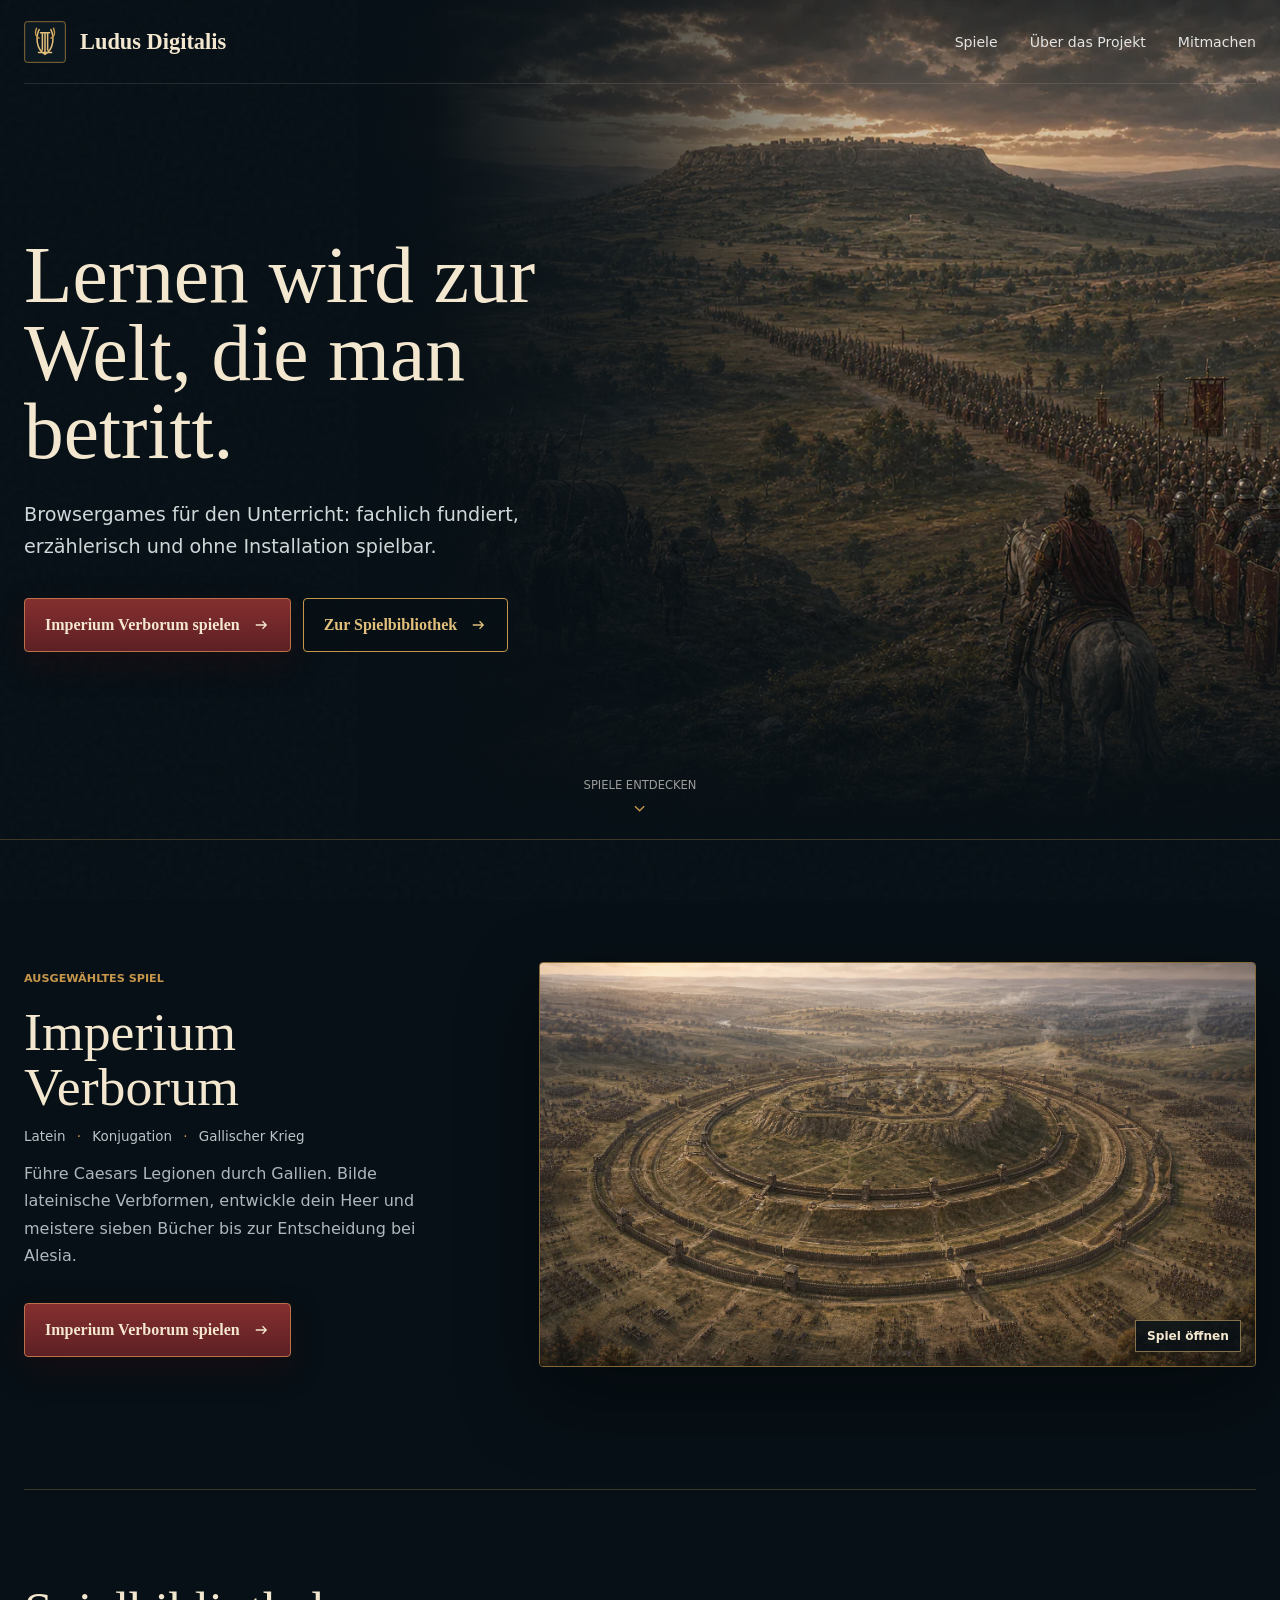
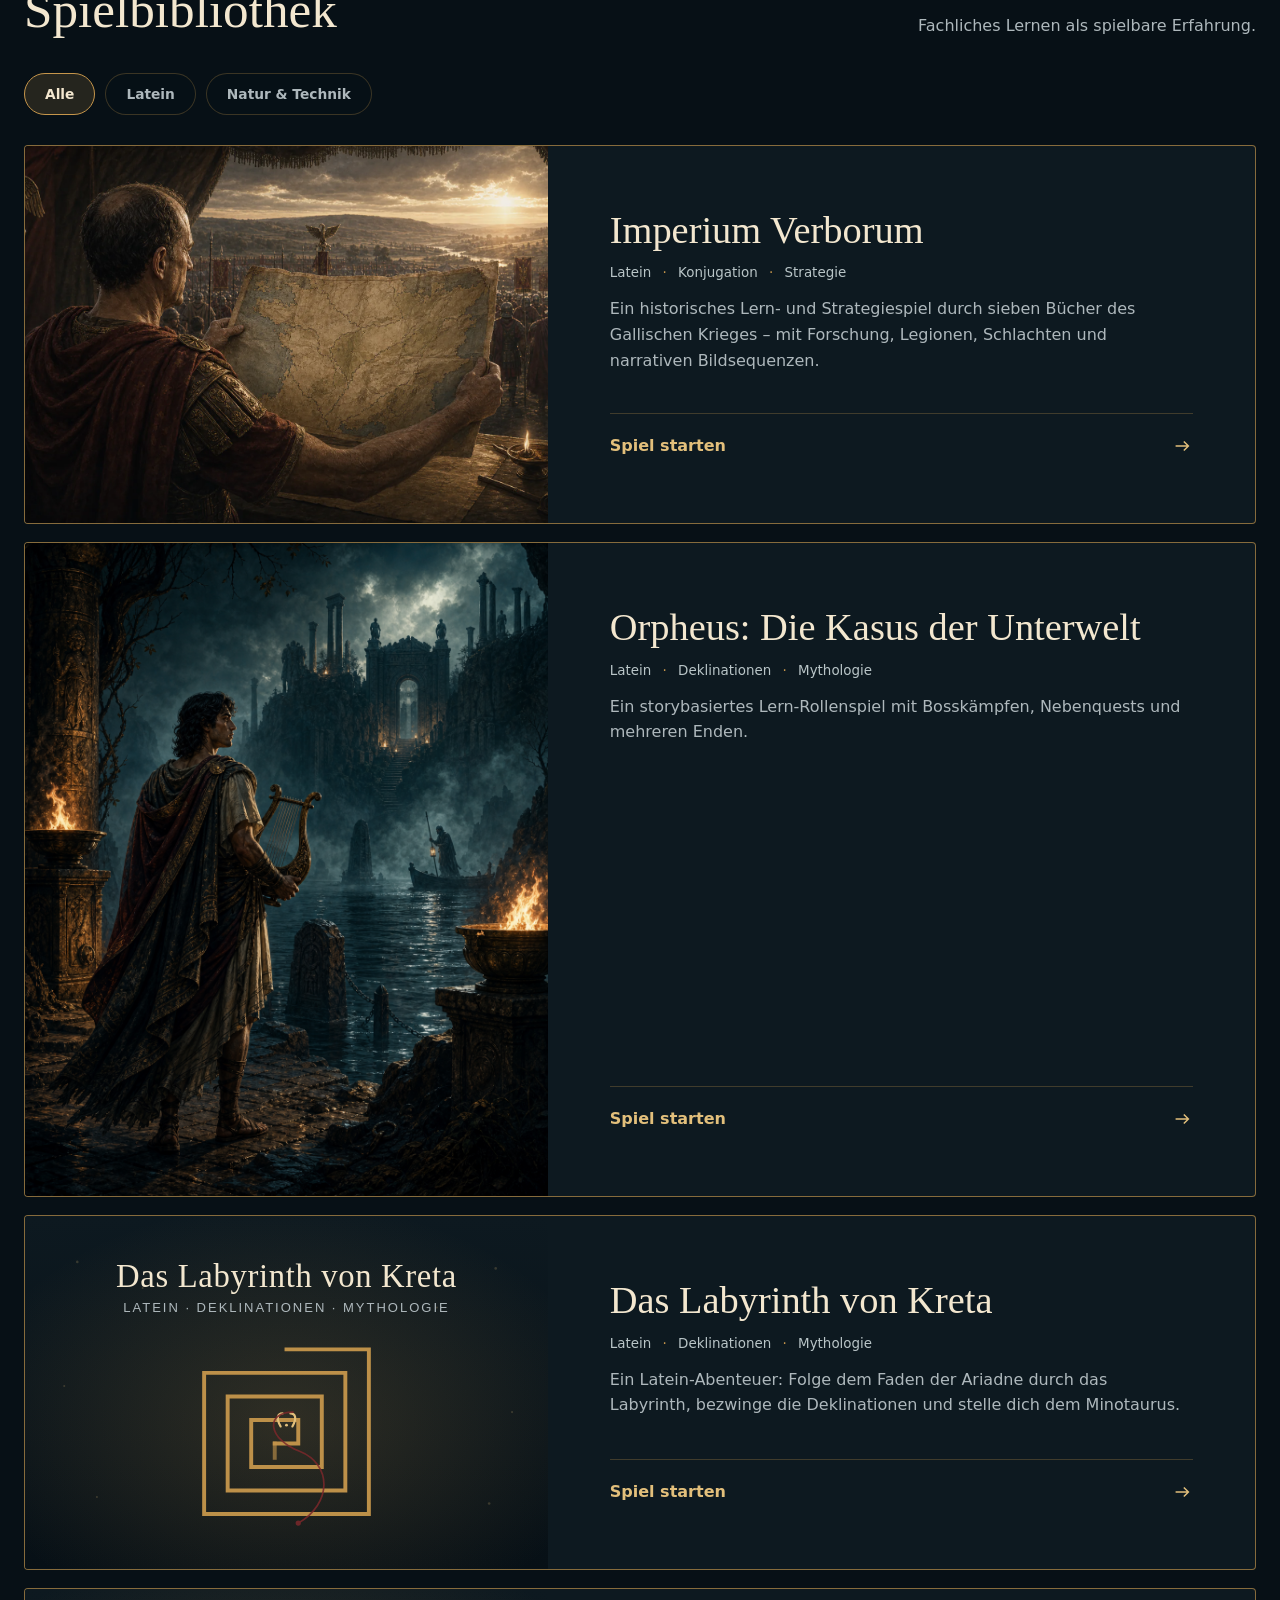
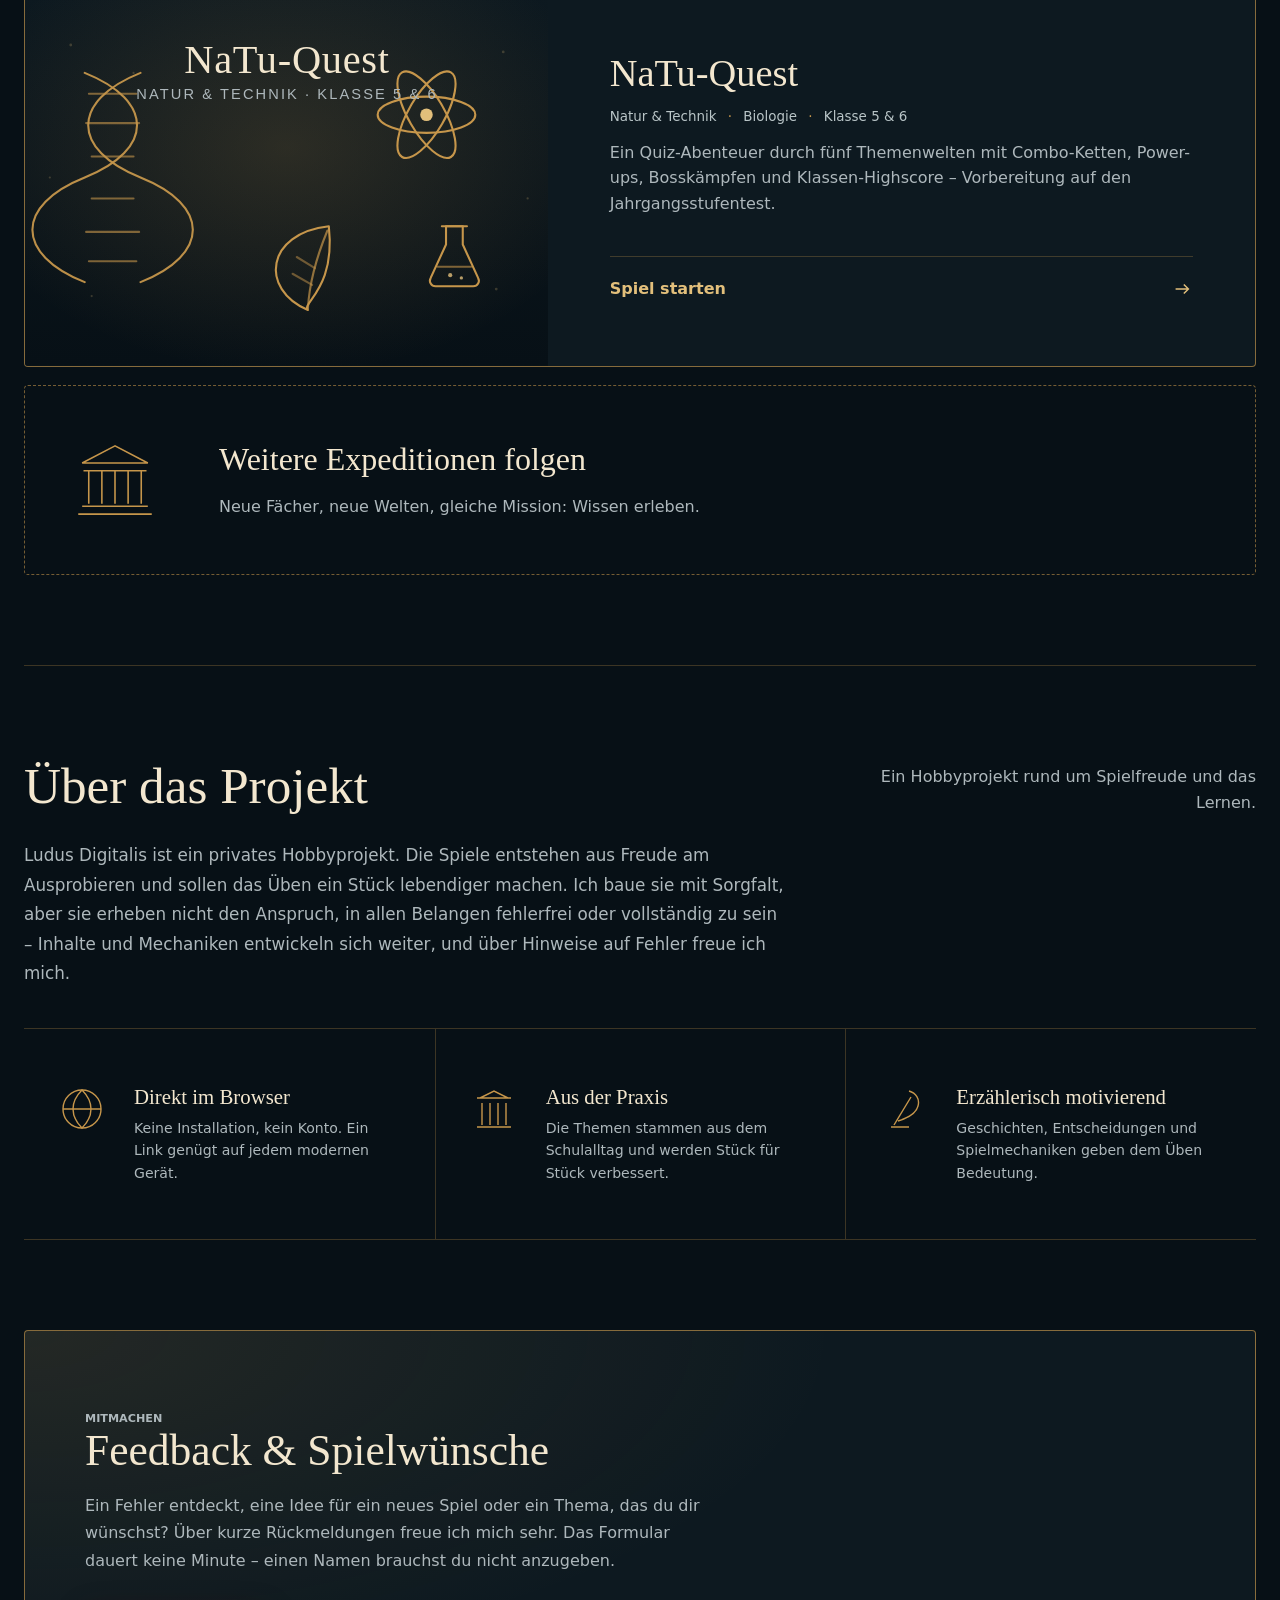
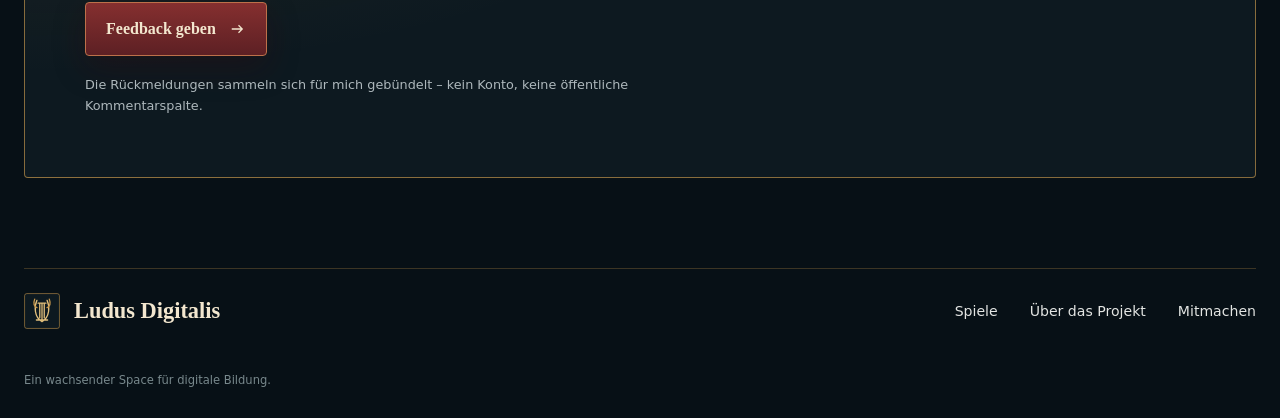
<file: index.html>
<!doctype html>
<html lang="de">
<head>
  <meta charset="utf-8">
  <meta name="viewport" content="width=device-width, initial-scale=1">
  <meta name="description" content="Ludus Digitalis entwickelt fachlich fundierte, erzählerische Browsergames für den Unterricht. Direkt spielen, ohne Installation.">
  <meta name="theme-color" content="#071016">
  <meta property="og:title" content="Ludus Digitalis | Lernspiele im Browser">
  <meta property="og:description" content="Browsergames für den Unterricht: fachlich fundiert, erzählerisch und ohne Installation spielbar.">
  <meta property="og:type" content="website">
  <meta property="og:image" content="imperium-verborum/assets/story/liber-vii-03-march-to-alesia.webp">
  <title>Ludus Digitalis | Lernspiele im Browser</title>
  <link rel="icon" href="site-assets/brand-mark.svg" type="image/svg+xml">
  <link rel="stylesheet" href="site.css">
  <script src="site.js" defer></script>
</head>
<body>
  <a class="skip-link" href="#spiele">Zu den Spielen springen</a>

  <header class="site-header" data-header>
    <a class="brand" href="#top" aria-label="Ludus Digitalis Startseite">
      <img src="site-assets/brand-mark.svg" alt="">
      <span>Ludus Digitalis</span>
    </a>
    <nav aria-label="Hauptnavigation">
      <a href="#spiele">Spiele</a>
      <a href="#projekt">Über das Projekt</a>
      <a href="#mitmachen">Mitmachen</a>
    </nav>
  </header>

  <main id="top">
    <section class="hero" aria-labelledby="hero-title">
      <div class="hero-media" aria-hidden="true"></div>
      <div class="hero-copy">
        <h1 id="hero-title">Lernen wird zur Welt, die man betritt.</h1>
        <p>Browsergames für den Unterricht: fachlich fundiert, erzählerisch und ohne Installation spielbar.</p>
        <div class="hero-actions">
          <a class="button button-primary" href="imperium-verborum/">
            Imperium Verborum spielen
            <svg viewBox="0 0 24 24" aria-hidden="true"><path d="M5 12h14M14 7l5 5-5 5"/></svg>
          </a>
          <a class="button button-secondary" href="#spiele">
            Zur Spielbibliothek
            <svg viewBox="0 0 24 24" aria-hidden="true"><path d="M5 12h14M14 7l5 5-5 5"/></svg>
          </a>
        </div>
      </div>
      <a class="hero-scroll" href="#spiele" aria-label="Zur Spielbibliothek">
        <span>Spiele entdecken</span>
        <svg viewBox="0 0 24 24" aria-hidden="true"><path d="m7 10 5 5 5-5"/></svg>
      </a>
    </section>

    <section class="featured-game" aria-labelledby="featured-title">
      <div class="featured-copy">
        <p class="section-label">Ausgewähltes Spiel</p>
        <h2 id="featured-title">Imperium Verborum</h2>
        <p class="game-meta">Latein <span>·</span> Konjugation <span>·</span> Gallischer Krieg</p>
        <p>Führe Caesars Legionen durch Gallien. Bilde lateinische Verbformen, entwickle dein Heer und meistere sieben Bücher bis zur Entscheidung bei Alesia.</p>
        <a class="button button-primary" href="imperium-verborum/">
          Imperium Verborum spielen
          <svg viewBox="0 0 24 24" aria-hidden="true"><path d="M5 12h14M14 7l5 5-5 5"/></svg>
        </a>
      </div>
      <a class="featured-screen" href="imperium-verborum/" aria-label="Imperium Verborum spielen">
        <img src="imperium-verborum/assets/bg/alesia-siege-vs1.webp" alt="Die Belagerung von Alesia in Imperium Verborum">
        <span>Spiel öffnen</span>
      </a>
    </section>

    <section id="spiele" class="library" aria-labelledby="library-title">
      <div class="section-heading">
        <h2 id="library-title">Spielbibliothek</h2>
        <p>Fachliches Lernen als spielbare Erfahrung.</p>
      </div>

      <div class="filter-bar" role="group" aria-label="Spiele nach Fach filtern" data-filter-bar>
        <button type="button" class="filter-chip is-active" data-fach="alle" aria-pressed="true">Alle</button>
        <button type="button" class="filter-chip" data-fach="latein" aria-pressed="false">Latein</button>
        <button type="button" class="filter-chip" data-fach="natur-technik" aria-pressed="false">Natur &amp; Technik</button>
      </div>

      <div class="game-grid" data-game-grid>
        <a class="game-entry" href="imperium-verborum/" data-fach="latein">
          <figure>
            <img src="imperium-verborum/assets/story/intro-09-command-map.webp" alt="Caesar übergibt auf einer Karte Galliens das Kommando">
          </figure>
          <div class="game-entry-copy">
            <div>
              <h3>Imperium Verborum</h3>
              <p class="game-meta">Latein <span>·</span> Konjugation <span>·</span> Strategie</p>
              <p>Ein historisches Lern- und Strategiespiel durch sieben Bücher des Gallischen Krieges – mit Forschung, Legionen, Schlachten und narrativen Bildsequenzen.</p>
            </div>
            <span class="entry-action">
              Spiel starten
              <svg viewBox="0 0 24 24" aria-hidden="true"><path d="M5 12h14M14 7l5 5-5 5"/></svg>
            </span>
          </div>
        </a>

        <a class="game-entry" href="orpheus_kasus_unterwelt/" data-fach="latein">
          <figure>
            <img src="site-assets/orpheus-hero.png" alt="Orpheus am Ufer des Styx">
          </figure>
          <div class="game-entry-copy">
            <div>
              <h3>Orpheus: Die Kasus der Unterwelt</h3>
              <p class="game-meta">Latein <span>·</span> Deklinationen <span>·</span> Mythologie</p>
              <p>Ein storybasiertes Lern-Rollenspiel mit Bosskämpfen, Nebenquests und mehreren Enden.</p>
            </div>
            <span class="entry-action">
              Spiel starten
              <svg viewBox="0 0 24 24" aria-hidden="true"><path d="M5 12h14M14 7l5 5-5 5"/></svg>
            </span>
          </div>
        </a>

        <a class="game-entry" href="labyrinth-von-kreta/" data-fach="latein">
          <figure>
            <img src="site-assets/labyrinth-von-kreta-cover.svg" alt="Das Labyrinth von Kreta – Latein-Abenteuer">
          </figure>
          <div class="game-entry-copy">
            <div>
              <h3>Das Labyrinth von Kreta</h3>
              <p class="game-meta">Latein <span>·</span> Deklinationen <span>·</span> Mythologie</p>
              <p>Ein Latein-Abenteuer: Folge dem Faden der Ariadne durch das Labyrinth, bezwinge die Deklinationen und stelle dich dem Minotaurus.</p>
            </div>
            <span class="entry-action">
              Spiel starten
              <svg viewBox="0 0 24 24" aria-hidden="true"><path d="M5 12h14M14 7l5 5-5 5"/></svg>
            </span>
          </div>
        </a>

        <a class="game-entry" href="natu-quest/" data-fach="natur-technik">
          <figure>
            <img src="site-assets/natu-quest-cover.svg" alt="NaTu-Quest – Lernspiel für Natur und Technik">
          </figure>
          <div class="game-entry-copy">
            <div>
              <h3>NaTu-Quest</h3>
              <p class="game-meta">Natur &amp; Technik <span>·</span> Biologie <span>·</span> Klasse 5 &amp; 6</p>
              <p>Ein Quiz-Abenteuer durch fünf Themenwelten mit Combo-Ketten, Power-ups, Bosskämpfen und Klassen-Highscore – Vorbereitung auf den Jahrgangsstufentest.</p>
            </div>
            <span class="entry-action">
              Spiel starten
              <svg viewBox="0 0 24 24" aria-hidden="true"><path d="M5 12h14M14 7l5 5-5 5"/></svg>
            </span>
          </div>
        </a>
      </div>

      <p class="filter-empty" data-filter-empty hidden>Für dieses Fach gibt es noch kein Spiel – aber es kommen laufend neue dazu.</p>

      <div class="future-entry">
        <div class="temple-mark" aria-hidden="true">
          <svg viewBox="0 0 64 64"><path d="M8 25h48M12 25v25M22 25v25M32 25v25M42 25v25M52 25v25M7 52h50M4 58h56M32 6 7 19h50L32 6Z"/></svg>
        </div>
        <div>
          <h3>Weitere Expeditionen folgen</h3>
          <p>Neue Fächer, neue Welten, gleiche Mission: Wissen erleben.</p>
        </div>
      </div>
    </section>

    <section id="projekt" class="principles" aria-labelledby="principles-title">
      <div class="section-heading">
        <h2 id="principles-title">Über das Projekt</h2>
        <p>Ein Hobbyprojekt rund um Spielfreude und das Lernen.</p>
      </div>
      <div class="project-intro">
        <p>Ludus Digitalis ist ein privates Hobbyprojekt. Die Spiele entstehen aus Freude am Ausprobieren und sollen das Üben ein Stück lebendiger machen. Ich baue sie mit Sorgfalt, aber sie erheben nicht den Anspruch, in allen Belangen fehlerfrei oder vollständig zu sein – Inhalte und Mechaniken entwickeln sich weiter, und über Hinweise auf Fehler freue ich mich.</p>
      </div>
      <div class="principle-rail">
        <article>
          <svg viewBox="0 0 48 48" aria-hidden="true"><circle cx="24" cy="24" r="19"/><path d="M5 24h38M24 5c6 6 9 12 9 19s-3 13-9 19c-6-6-9-12-9-19S18 11 24 5Z"/></svg>
          <div>
            <h3>Direkt im Browser</h3>
            <p>Keine Installation, kein Konto. Ein Link genügt auf jedem modernen Gerät.</p>
          </div>
        </article>
        <article>
          <svg viewBox="0 0 48 48" aria-hidden="true"><path d="M7 13h34M10 13l14-7 14 7M12 18v22M20 18v22M28 18v22M36 18v22M7 42h34"/></svg>
          <div>
            <h3>Aus der Praxis</h3>
            <p>Die Themen stammen aus dem Schulalltag und werden Stück für Stück verbessert.</p>
          </div>
        </article>
        <article>
          <svg viewBox="0 0 48 48" aria-hidden="true"><path d="M29 6c7 2 11 8 9 15-2 8-10 12-20 15M31 12 14 40M11 42h18"/></svg>
          <div>
            <h3>Erzählerisch motivierend</h3>
            <p>Geschichten, Entscheidungen und Spielmechaniken geben dem Üben Bedeutung.</p>
          </div>
        </article>
      </div>
    </section>

    <section id="mitmachen" class="feedback" aria-labelledby="feedback-title">
      <div class="feedback-card">
        <div class="feedback-copy">
          <p class="section-label">Mitmachen</p>
          <h2 id="feedback-title">Feedback &amp; Spielwünsche</h2>
          <p>Ein Fehler entdeckt, eine Idee für ein neues Spiel oder ein Thema, das du dir wünschst? Über kurze Rückmeldungen freue ich mich sehr. Das Formular dauert keine Minute – einen Namen brauchst du nicht anzugeben.</p>
          <div class="feedback-actions">
            <a class="button button-primary" href="https://tally.so/r/7Rj4bP" target="_blank" rel="noopener" data-feedback-link>
              Feedback geben
              <svg viewBox="0 0 24 24" aria-hidden="true"><path d="M5 12h14M14 7l5 5-5 5"/></svg>
            </a>
          </div>
          <p class="feedback-note">Die Rückmeldungen sammeln sich für mich gebündelt – kein Konto, keine öffentliche Kommentarspalte.</p>
        </div>
      </div>
    </section>
  </main>

  <footer>
    <a class="brand" href="#top">
      <img src="site-assets/brand-mark.svg" alt="">
      <span>Ludus Digitalis</span>
    </a>
    <nav aria-label="Fußnavigation">
      <a href="#spiele">Spiele</a>
      <a href="#projekt">Über das Projekt</a>
      <a href="#mitmachen">Mitmachen</a>
    </nav>
    <p>Ein wachsender Space für digitale Bildung.</p>
  </footer>
</body>
</html>
</file>
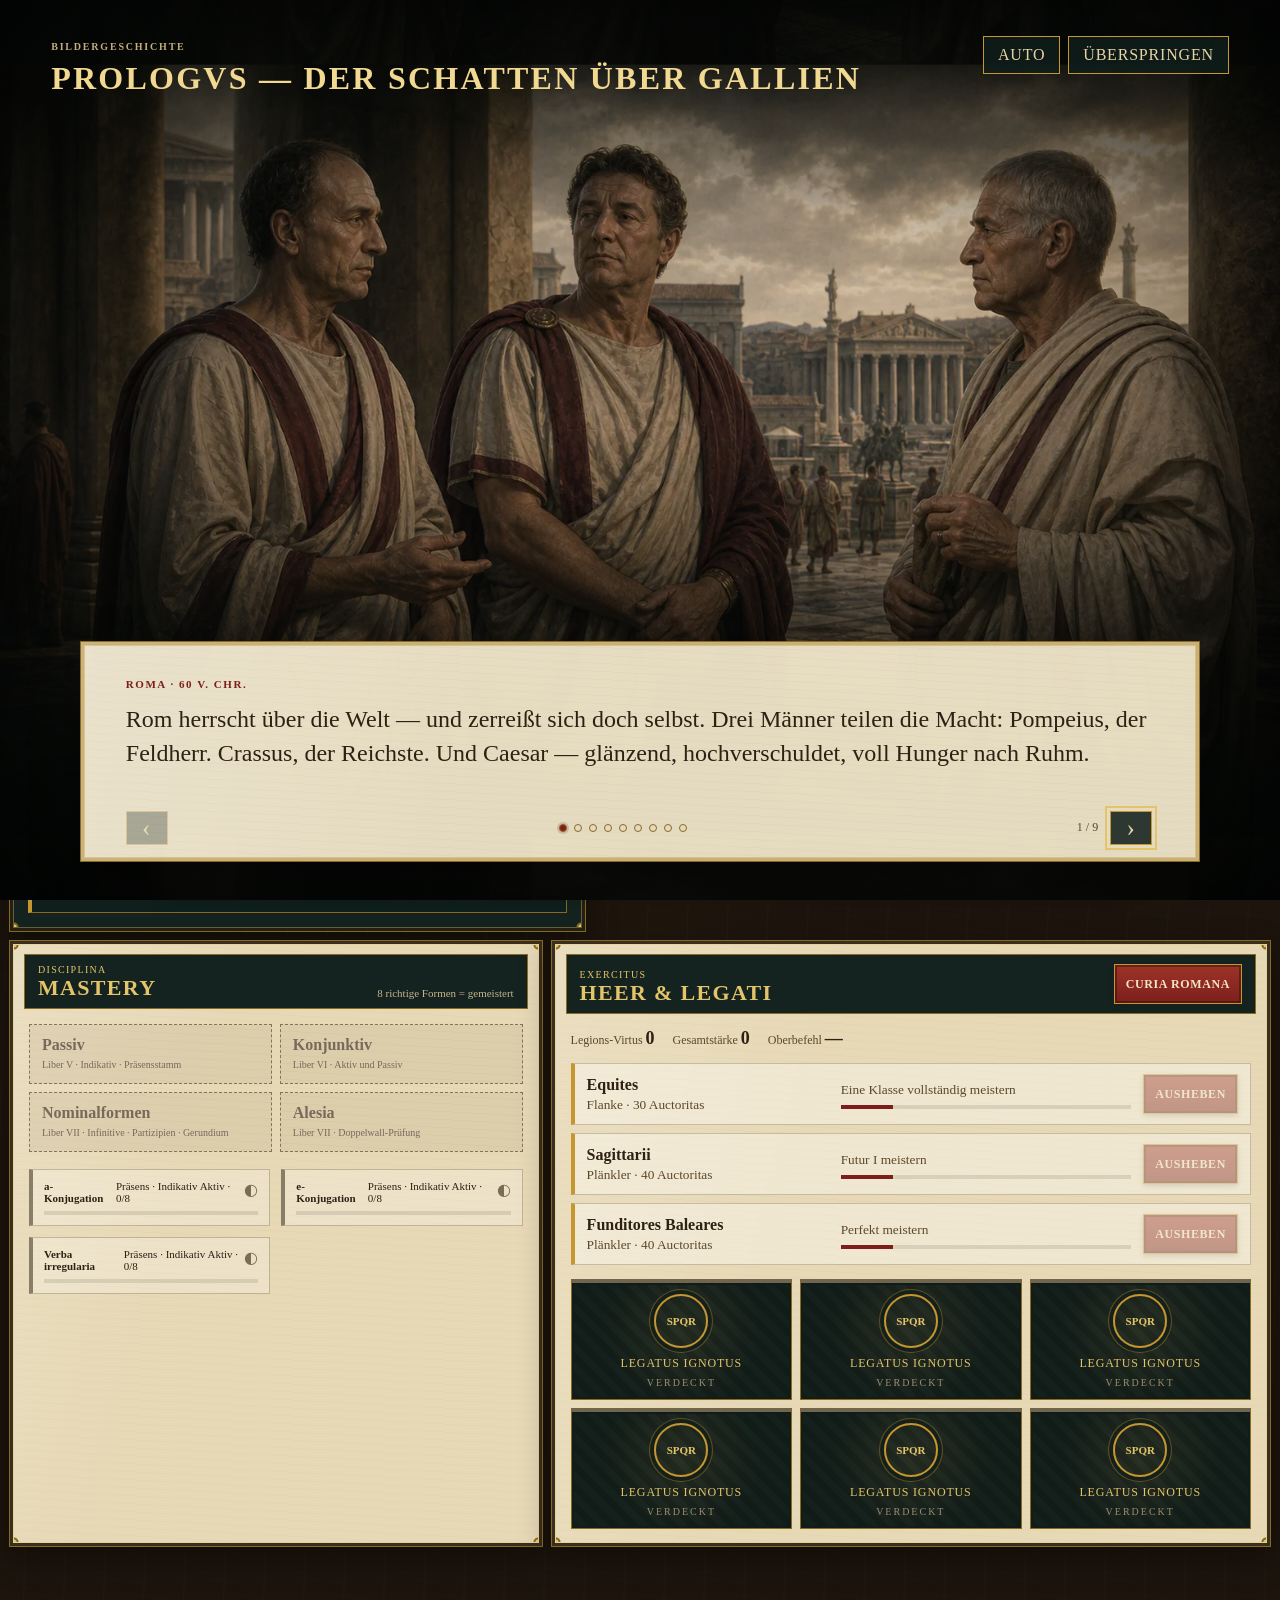
<file: imperium-verborum/index.html>
<!doctype html>
<html lang="de">
<head>
  <meta charset="utf-8">
  <meta name="viewport" content="width=device-width, initial-scale=1">
  <title>Imperium Verborum — Bellum Gallicum</title>
  <style>
    :root {
      --ink: #211c18;
      --ink-soft: #675b50;
      --paper: #e8dcc4;
      --paper-deep: #d1bc96;
      --panel: rgba(246, 238, 220, .92);
      --night: #1f2421;
      --night-2: #2b312c;
      --bronze: #ad8650;
      --bronze-bright: #d3ad70;
      --red: #8e2f2a;
      --red-bright: #bf4a3e;
      --green: #53714c;
      --green-bright: #719266;
      --yellow: #b2873f;
      --danger: #9d3c31;
      --locked: #6e6d65;
      --shadow: 0 20px 50px rgba(31, 24, 18, .20);
      --serif: Georgia, "Times New Roman", serif;
      --sans: "Segoe UI", Arial, sans-serif;
    }

    * { box-sizing: border-box; }

    html, body {
      min-height: 100%;
      margin: 0;
    }

    body {
      color: var(--ink);
      font-family: var(--sans);
      background:
        radial-gradient(circle at 10% 5%, rgba(255,255,255,.48), transparent 32rem),
        linear-gradient(rgba(80, 58, 35, .055) 1px, transparent 1px),
        linear-gradient(90deg, rgba(80, 58, 35, .04) 1px, transparent 1px),
        var(--paper);
      background-size: auto, 27px 27px, 27px 27px, auto;
      overflow-x: hidden;
    }

    button, input { font: inherit; }
    button { cursor: pointer; }
    button:disabled { cursor: not-allowed; }

    .topbar {
      min-height: 76px;
      display: flex;
      align-items: center;
      gap: 22px;
      padding: 12px clamp(18px, 3vw, 46px);
      color: #f2e7d2;
      background:
        linear-gradient(90deg, rgba(142,47,42,.12), transparent 35%),
        var(--night);
      border-bottom: 3px solid var(--bronze);
      box-shadow: 0 8px 24px rgba(18, 20, 18, .22);
      position: sticky;
      top: 0;
      z-index: 20;
    }

    .brand {
      min-width: 280px;
      display: flex;
      gap: 13px;
      align-items: center;
    }

    .brand-mark {
      width: 44px;
      height: 44px;
      display: grid;
      place-items: center;
      border: 1px solid var(--bronze);
      border-radius: 50%;
      color: var(--bronze-bright);
      font-family: var(--serif);
      font-size: 24px;
      background: rgba(255,255,255,.025);
    }

    .brand strong {
      display: block;
      font: 700 clamp(18px, 2vw, 25px)/1 var(--serif);
      letter-spacing: .04em;
    }

    .brand small {
      display: block;
      margin-top: 5px;
      color: #cbbda6;
      font-size: 11px;
      letter-spacing: .16em;
      text-transform: uppercase;
    }

    .campaign-meta {
      padding-left: 20px;
      border-left: 1px solid rgba(211,173,112,.35);
      white-space: nowrap;
    }

    .campaign-meta strong {
      display: block;
      color: var(--bronze-bright);
      font: 700 15px/1.15 var(--serif);
    }

    .campaign-meta span {
      color: #bdb2a0;
      font-size: 12px;
    }

    .resources {
      margin-left: auto;
      display: flex;
      align-items: stretch;
      gap: 8px;
    }

    .resource {
      min-width: 96px;
      padding: 8px 12px;
      border: 1px solid rgba(211,173,112,.24);
      background: rgba(255,255,255,.035);
    }

    .resource-label {
      display: block;
      margin-bottom: 3px;
      color: #bdb2a0;
      font-size: 10px;
      letter-spacing: .12em;
      text-transform: uppercase;
    }

    .resource-value {
      display: flex;
      align-items: baseline;
      gap: 6px;
      color: #fff7e7;
      font: 700 21px/1 var(--serif);
    }

    .resource-value i {
      color: var(--bronze-bright);
      font: normal 14px/1 var(--sans);
    }

    .reset {
      align-self: center;
      width: 36px;
      height: 36px;
      color: #d0c4b1;
      background: transparent;
      border: 1px solid rgba(255,255,255,.16);
      border-radius: 50%;
      font-size: 17px;
    }

    .reset:hover { color: white; border-color: var(--bronze); }

    main {
      width: min(1450px, calc(100% - 36px));
      margin: 28px auto 50px;
    }

    .motto {
      margin: 0 0 22px;
      text-align: center;
      color: #5a4938;
      font: italic clamp(17px, 2vw, 23px)/1.35 var(--serif);
    }

    .motto::before, .motto::after {
      content: "";
      display: inline-block;
      width: clamp(24px, 5vw, 75px);
      height: 1px;
      margin: 0 13px 5px;
      background: var(--bronze);
      opacity: .75;
    }

    .game-grid {
      display: grid;
      grid-template-columns: minmax(460px, 1.15fr) minmax(420px, .85fr);
      gap: 22px;
      align-items: start;
    }

    .map-panel, .command-panel, .progress-panel {
      border: 1px solid rgba(90, 67, 43, .28);
      box-shadow: var(--shadow);
    }

    .map-panel {
      position: relative;
      min-height: 700px;
      overflow: hidden;
      color: #eee3d0;
      background:
        radial-gradient(circle at 48% 40%, rgba(173,134,80,.12), transparent 42%),
        linear-gradient(145deg, #303731, #1f2421 72%);
    }

    .panel-heading {
      position: relative;
      z-index: 2;
      display: flex;
      align-items: end;
      justify-content: space-between;
      gap: 20px;
      padding: 24px 26px 14px;
    }

    .panel-heading h1, .panel-heading h2 {
      margin: 0;
      font: 700 24px/1.05 var(--serif);
      letter-spacing: .035em;
    }

    .panel-heading p {
      margin: 5px 0 0;
      color: #bcb3a2;
      font-size: 12px;
    }

    .legend {
      display: flex;
      gap: 12px;
      color: #c9c0b1;
      font-size: 11px;
    }

    .legend span::before {
      content: "";
      display: inline-block;
      width: 8px;
      height: 8px;
      margin-right: 5px;
      border-radius: 50%;
      background: currentColor;
    }

    .legend .safe { color: var(--green-bright); }
    .legend .uneasy { color: #d0a455; }
    .legend .revolt { color: #df695b; }

    .map-wrap {
      position: relative;
      height: 536px;
      margin: 0 26px;
      border-top: 1px solid rgba(211,173,112,.22);
      border-bottom: 1px solid rgba(211,173,112,.22);
    }

    .gaul-map {
      width: 100%;
      height: 100%;
      filter: drop-shadow(0 15px 22px rgba(0,0,0,.25));
    }

    .map-base {
      fill: #cbbb9b;
      stroke: #d9cbaa;
      stroke-width: 3;
    }

    .river {
      fill: none;
      stroke: #667d79;
      stroke-width: 5;
      opacity: .48;
    }

    .region-path {
      stroke: #e4d8bc;
      stroke-width: 2.2;
      transition: fill .25s, opacity .25s, filter .25s;
    }

    .region-path.safe { fill: var(--green); }
    .region-path.uneasy { fill: var(--yellow); }
    .region-path.revolt { fill: var(--danger); }
    .region-path.locked { fill: var(--locked); opacity: .42; }
    .region-path.conquered { fill: #405f47; }
    .region-path.current {
      filter: drop-shadow(0 0 9px rgba(233,196,126,.95));
      stroke: #f0cf8c;
      stroke-width: 4;
    }

    .map-label {
      fill: #fff8e8;
      font-family: var(--serif);
      font-weight: 700;
      font-size: 17px;
      text-anchor: middle;
      pointer-events: none;
      text-shadow: 0 2px 2px rgba(0,0,0,.5);
    }

    .map-sub {
      fill: #eee0c5;
      font-family: var(--sans);
      font-size: 11px;
      text-anchor: middle;
      pointer-events: none;
    }

    .region-status {
      position: absolute;
      left: 26px;
      right: 26px;
      bottom: 24px;
      display: grid;
      grid-template-columns: 1fr auto;
      gap: 8px 18px;
      padding: 17px 18px;
      color: #f2e6d2;
      background: rgba(18, 22, 19, .82);
      border-left: 3px solid var(--bronze);
      backdrop-filter: blur(7px);
    }

    .region-status strong {
      font: 700 20px/1.1 var(--serif);
    }

    .region-status small { color: #bfb4a2; }
    .stability-number { font: 700 21px/1 var(--serif); color: var(--bronze-bright); }

    .stability-bar {
      grid-column: 1 / -1;
      height: 5px;
      overflow: hidden;
      background: rgba(255,255,255,.10);
    }

    .stability-bar span {
      display: block;
      width: 50%;
      height: 100%;
      background: var(--yellow);
      transition: width .35s, background .35s;
    }

    .right-column {
      display: grid;
      gap: 18px;
    }

    .command-panel {
      background:
        linear-gradient(120deg, rgba(255,255,255,.28), transparent 45%),
        var(--panel);
    }

    .command-head {
      display: flex;
      justify-content: space-between;
      gap: 18px;
      padding: 22px 24px 16px;
      border-bottom: 1px solid rgba(90,67,43,.22);
    }

    .command-head h2 {
      margin: 0;
      color: var(--red);
      font: 700 24px/1 var(--serif);
    }

    .command-head small {
      color: var(--ink-soft);
      font-size: 11px;
      text-transform: uppercase;
      letter-spacing: .10em;
    }

    .bonus-note {
      color: var(--red);
      font-size: 11px;
      font-weight: 700;
      text-align: right;
    }

    .command-body { padding: 22px 24px 25px; }

    .situation {
      margin: 0 0 20px;
      padding-left: 15px;
      border-left: 3px solid var(--bronze);
      color: #594a3c;
      font: italic 16px/1.5 var(--serif);
    }

    .verb-line {
      display: flex;
      align-items: baseline;
      justify-content: space-between;
      gap: 20px;
      margin-bottom: 7px;
    }

    .verb-line strong {
      font: 700 clamp(26px, 4vw, 38px)/1 var(--serif);
      color: #26201b;
    }

    .verb-line span { color: var(--ink-soft); }

    .task {
      margin: 17px 0 19px;
      padding: 13px 15px;
      color: #f6ead5;
      background: var(--night-2);
      border-left: 4px solid var(--red-bright);
      font-size: 14px;
      line-height: 1.45;
    }

    .task strong { color: #ffe2a7; }
    .grammar-badges {
      display: flex;
      gap: 7px;
      margin: -10px 0 16px;
    }
    .grammar-badges span {
      padding: 5px 9px;
      color: #f7ead5;
      background: #5b5146;
      border-left: 3px solid var(--bronze);
      font-size: 10px;
      font-weight: 700;
      letter-spacing: .08em;
      text-transform: uppercase;
    }
    .grammar-badges .passive { background: #59615e; border-color: #9eb0aa; }
    .grammar-badges .subjunctive { background: #69454f; border-color: #bc7f91; }

    .answer-row {
      display: grid;
      grid-template-columns: 1fr auto;
      gap: 10px;
    }

    .answer-row input {
      min-width: 0;
      padding: 13px 14px;
      color: var(--ink);
      background: rgba(255,255,255,.64);
      border: 1px solid #9b886d;
      outline: none;
      font-family: var(--serif);
      font-size: 20px;
    }

    .answer-row input:focus {
      border-color: var(--red);
      box-shadow: 0 0 0 3px rgba(142,47,42,.12);
    }

    .primary, .battle-button, .formation-preset {
      border: 0;
      color: #fff6e8;
      background: var(--red);
      font-weight: 700;
      letter-spacing: .02em;
      transition: transform .15s, background .15s, opacity .15s;
    }

    .primary {
      min-width: 142px;
      padding: 0 17px;
    }

    .primary:hover:not(:disabled), .battle-button:hover:not(:disabled) {
      background: #a53c35;
      transform: translateY(-1px);
    }

    .feedback {
      display: none;
      margin-top: 16px;
      padding: 13px 15px;
      border: 1px solid transparent;
      font-size: 14px;
      line-height: 1.45;
    }

    .feedback.show { display: block; }
    .feedback.correct { color: #294326; background: #dbe7d4; border-color: #8fa982; }
    .feedback.wrong { color: #632820; background: #eed4cd; border-color: #bc7f72; }

    .conj-table {
      width: 100%;
      margin-top: 12px;
      border-collapse: collapse;
      font-family: var(--serif);
      font-size: 14px;
    }

    .conj-table td {
      padding: 6px 8px;
      border-top: 1px solid rgba(99,40,32,.18);
    }

    .conj-table td:first-child { color: #71584a; font-family: var(--sans); font-size: 11px; }

    .progress-panel {
      padding: 20px 22px;
      background: rgba(243, 234, 215, .82);
    }

    .progress-header {
      display: flex;
      align-items: center;
      justify-content: space-between;
      margin-bottom: 17px;
    }

    .progress-header h2 {
      margin: 0;
      font: 700 19px/1 var(--serif);
    }

    .progress-header span {
      color: var(--ink-soft);
      font-size: 11px;
      text-transform: uppercase;
      letter-spacing: .09em;
    }

    .campaign-rail {
      display: grid;
      grid-template-columns: repeat(14, minmax(92px, 1fr));
      gap: 5px;
      overflow-x: auto;
      padding-bottom: 5px;
    }

    .campaign-step {
      position: relative;
      min-width: 0;
      padding-top: 17px;
      border-top: 3px solid #b5a68f;
      color: #776b5f;
      font-size: 11px;
    }

    .campaign-step::before {
      content: "";
      position: absolute;
      top: -7px;
      left: 0;
      width: 11px;
      height: 11px;
      border-radius: 50%;
      background: #b5a68f;
      box-shadow: 0 0 0 3px var(--paper);
    }

    .campaign-step strong {
      display: block;
      overflow: hidden;
      color: var(--ink);
      font: 700 13px/1.2 var(--serif);
      text-overflow: ellipsis;
      white-space: nowrap;
    }

    .campaign-step.done { border-color: var(--green); }
    .campaign-step.done::before { background: var(--green); }
    .campaign-step.current { border-color: var(--red); }
    .campaign-step.current::before { background: var(--red); transform: scale(1.25); }
    .campaign-step.locked { opacity: .45; }

    .battle-ready {
      display: grid;
      grid-template-columns: 1fr auto;
      gap: 14px;
      align-items: center;
      margin-top: 19px;
      padding-top: 17px;
      border-top: 1px solid rgba(90,67,43,.22);
    }

    .battle-ready strong {
      display: block;
      margin-bottom: 3px;
      font: 700 16px/1.2 var(--serif);
    }

    .battle-ready small { color: var(--ink-soft); }

    .battle-button {
      padding: 12px 16px;
      white-space: nowrap;
    }

    .battle-button:disabled {
      opacity: .42;
      filter: grayscale(.5);
    }

    .notice {
      position: fixed;
      top: 92px;
      left: 50%;
      z-index: 50;
      min-width: min(520px, calc(100% - 30px));
      padding: 16px 22px;
      color: #f6ead7;
      background: var(--night);
      border: 1px solid var(--bronze);
      box-shadow: 0 14px 30px rgba(0,0,0,.28);
      text-align: center;
      opacity: 0;
      visibility: hidden;
      transform: translate(-50%, -170%);
      transition: transform .35s ease, opacity .2s ease, visibility 0s linear .35s;
    }

    .notice.show {
      opacity: 1;
      visibility: visible;
      transform: translate(-50%, 0);
      transition-delay: 0s;
    }

    .overlay {
      position: fixed;
      inset: 0;
      z-index: 100;
      display: none;
      place-items: center;
      padding: 20px;
      background: rgba(14,17,15,.86);
      backdrop-filter: blur(6px);
    }

    .overlay.show { display: grid; }

    .battle-modal {
      width: min(960px, 100%);
      max-height: calc(100vh - 40px);
      overflow: auto;
      color: #f4ead8;
      background:
        radial-gradient(circle at 50% 0%, rgba(173,134,80,.13), transparent 40%),
        #202521;
      border: 1px solid var(--bronze);
      box-shadow: 0 30px 90px rgba(0,0,0,.55);
    }

    .battle-head {
      display: flex;
      justify-content: space-between;
      gap: 20px;
      padding: 22px 26px;
      border-bottom: 1px solid rgba(211,173,112,.26);
    }

    .battle-head h2 {
      margin: 0;
      color: var(--bronze-bright);
      font: 700 27px/1 var(--serif);
    }

    .battle-head p { margin: 6px 0 0; color: #bcb1a0; }

    .close-overlay {
      width: 36px;
      height: 36px;
      color: #d7c9b3;
      background: transparent;
      border: 1px solid rgba(255,255,255,.2);
      border-radius: 50%;
    }

    .battle-body { padding: 24px 26px 27px; }

    .formation-layout {
      display: grid;
      grid-template-columns: 1fr 280px;
      gap: 24px;
    }

    .battlefield {
      min-height: 310px;
      display: grid;
      grid-template-columns: 1fr 70px 1fr;
      gap: 8px;
      align-items: center;
      padding: 24px;
      background:
        linear-gradient(90deg, rgba(74,105,69,.20), transparent 38%, transparent 62%, rgba(142,47,42,.19)),
        repeating-linear-gradient(0deg, rgba(255,255,255,.025) 0 1px, transparent 1px 28px),
        #282f2a;
      border: 1px solid rgba(255,255,255,.08);
      overflow: hidden;
    }

    .army-column { display: grid; gap: 17px; transition: transform 1.2s ease; }
    .army-column.player.march { transform: translateX(38px); }
    .army-column.enemy.march { transform: translateX(-38px); }

    .line {
      display: grid;
      grid-template-columns: repeat(7, minmax(10px, 1fr));
      gap: 5px;
      align-items: center;
    }

    .token {
      aspect-ratio: 1;
      border-radius: 2px;
      background: #66805e;
      border: 1px solid #a8bd94;
      box-shadow: inset 0 0 0 2px rgba(0,0,0,.14);
    }

    .enemy .token {
      background: #8e443d;
      border-color: #c87a6e;
    }

    .versus {
      color: var(--bronze-bright);
      font: 700 15px/1 var(--serif);
      text-align: center;
    }

    .formation-controls {
      padding: 18px;
      background: rgba(255,255,255,.035);
      border: 1px solid rgba(255,255,255,.09);
    }

    .formation-controls h3 {
      margin: 0 0 6px;
      font: 700 18px/1.2 var(--serif);
    }

    .formation-controls > p {
      margin: 0 0 18px;
      color: #bdb2a0;
      font-size: 12px;
      line-height: 1.45;
    }

    .slider-row { margin: 14px 0; }

    .slider-label {
      display: flex;
      justify-content: space-between;
      margin-bottom: 5px;
      font-size: 12px;
    }

    input[type="range"] {
      width: 100%;
      accent-color: var(--red-bright);
    }

    .formation-preset {
      width: 100%;
      padding: 9px 10px;
      margin-top: 6px;
      background: #4e5e4c;
    }

    .formation-info {
      margin-top: 15px;
      padding-top: 14px;
      border-top: 1px solid rgba(255,255,255,.11);
      color: #d8cab5;
      font-size: 12px;
      line-height: 1.5;
    }

    .battle-actions {
      display: flex;
      align-items: center;
      justify-content: space-between;
      gap: 18px;
      margin-top: 20px;
    }

    .battle-actions p { margin: 0; color: #c7baa7; font-size: 12px; }

    .battle-log {
      min-height: 116px;
      margin-top: 19px;
      padding: 15px 17px;
      color: #d8cdbb;
      background: #171a18;
      border-left: 3px solid var(--bronze);
      font: 14px/1.55 var(--serif);
    }

    .battle-log p { margin: 0 0 4px; }
    .battle-log p:last-child { color: #fff0c8; }

    .rally {
      display: none;
      margin-top: 20px;
      padding: 20px;
      color: var(--ink);
      background: #efe1c5;
      border: 2px solid var(--red);
    }

    .rally.show { display: block; animation: rallyIn .25s ease; }

    @keyframes rallyIn {
      from { transform: scale(.98); opacity: 0; }
      to { transform: scale(1); opacity: 1; }
    }

    .rally-top {
      display: flex;
      justify-content: space-between;
      gap: 20px;
      align-items: start;
    }

    .rally h3 {
      margin: 0 0 6px;
      color: var(--red);
      font: 700 23px/1 var(--serif);
    }

    .rally p { margin: 4px 0; }

    .timer {
      min-width: 76px;
      color: var(--red);
      font: 700 28px/1 var(--serif);
      text-align: right;
    }

    .timer-bar {
      height: 5px;
      margin: 15px 0;
      background: rgba(99,40,32,.16);
    }

    .timer-bar span {
      display: block;
      width: 100%;
      height: 100%;
      background: var(--red);
      transform-origin: left;
    }

    .result-screen, .victory-screen {
      display: none;
      text-align: center;
      padding: 20px 10px 4px;
    }

    .result-screen.show, .victory-screen.show { display: block; }

    .result-screen .seal, .victory-screen .seal {
      width: 76px;
      height: 76px;
      display: grid;
      place-items: center;
      margin: 0 auto 16px;
      color: var(--bronze-bright);
      border: 2px solid var(--bronze);
      border-radius: 50%;
      font: 700 30px/1 var(--serif);
    }

    .result-screen h3, .victory-screen h2 {
      margin: 0;
      font: 700 34px/1 var(--serif);
    }

    .result-screen p, .victory-screen p {
      max-width: 560px;
      margin: 13px auto 20px;
      color: #c8bba7;
      line-height: 1.55;
    }

    .victory-screen {
      position: fixed;
      inset: 0;
      z-index: 150;
      place-items: center;
      padding: 30px;
      color: #f6ead7;
      background:
        radial-gradient(circle at 50% 28%, rgba(211,173,112,.19), transparent 32%),
        #1b201c;
    }

    .victory-screen.show { display: grid; }
    .victory-card { max-width: 700px; text-align: center; }
    .victory-screen .seal { width: 104px; height: 104px; font-size: 42px; }
    .victory-screen h2 { color: var(--bronze-bright); font-size: clamp(38px, 6vw, 65px); }

    .region-node {
      stroke: #ead9b7;
      stroke-width: 3;
      transition: fill .25s, opacity .25s, filter .25s;
    }
    .region-node.safe, .region-node.conquered { fill: var(--green); }
    .region-node.uneasy { fill: var(--yellow); }
    .region-node.revolt { fill: var(--danger); }
    .region-node.locked { fill: var(--locked); opacity: .38; }
    .region-node.current { filter: drop-shadow(0 0 8px #f0cf8c); stroke-width: 5; }
    .node-label, .node-sub {
      fill: #fff5df;
      text-anchor: middle;
      pointer-events: none;
    }
    .node-label { font: 700 11px/1 var(--serif); }
    .node-sub { font: 8px/1 var(--sans); }

    .enemy-dossier {
      position: absolute;
      top: 86px;
      right: 25px;
      z-index: 3;
      width: min(230px, 38%);
      padding: 13px 15px;
      background: rgba(18,22,19,.88);
      border: 1px solid rgba(211,173,112,.35);
      border-top: 3px solid var(--red-bright);
    }
    .enemy-dossier > span,
    .strategy-head small,
    .event-card > small {
      display: block;
      color: var(--bronze-bright);
      font-size: 10px;
      letter-spacing: .13em;
      text-transform: uppercase;
    }
    .enemy-dossier strong {
      display: block;
      margin: 4px 0;
      color: #fff2d9;
      font: 700 17px/1.2 var(--serif);
    }
    .enemy-dossier small { color: #c9bdab; line-height: 1.4; }

    .strategy-grid {
      display: grid;
      grid-template-columns: minmax(0, 1fr) minmax(0, 1.35fr);
      gap: 22px;
      margin-top: 22px;
    }
    .strategy-panel {
      padding: 21px 23px;
      background: rgba(243,234,215,.88);
      border: 1px solid rgba(90,67,43,.28);
      box-shadow: var(--shadow);
    }
    .strategy-head {
      display: flex;
      justify-content: space-between;
      align-items: end;
      gap: 16px;
      padding-bottom: 14px;
      border-bottom: 1px solid rgba(90,67,43,.22);
    }
    .strategy-head h2 {
      margin: 2px 0 0;
      font: 700 22px/1 var(--serif);
    }
    .strategy-head > span { color: var(--ink-soft); font-size: 11px; }
    .mastery-grid {
      display: grid;
      grid-template-columns: repeat(2, minmax(0,1fr));
      gap: 11px;
      margin-top: 17px;
    }
    .tech-rail {
      display: grid;
      grid-template-columns: repeat(2,minmax(0,1fr));
      gap: 8px;
      margin-top: 15px;
    }
    .tech-node {
      padding: 11px 12px;
      color: #766a5d;
      background: rgba(255,255,255,.3);
      border: 1px dashed #a99a82;
    }
    .tech-node.unlocked {
      color: var(--ink);
      border-style: solid;
      border-color: var(--bronze);
      background: #eee0c3;
    }
    .tech-node strong { display: block; font-family: var(--serif); }
    .tech-node small { font-size: 10px; }
    .mastery-cell {
      padding: 10px 11px;
      background: rgba(255,255,255,.34);
      border-left: 3px solid #a79880;
    }
    .mastery-cell.mastered { border-left-color: var(--green); }
    .mastery-cell.locked { opacity: .42; }
    .mastery-cell header {
      display: flex;
      justify-content: space-between;
      gap: 8px;
      font-size: 11px;
    }
    .mastery-cell strong { font-family: var(--serif); }
    .mini-bar { height: 4px; margin-top: 7px; background: rgba(50,40,30,.12); }
    .mini-bar span { display: block; height: 100%; background: var(--red); }
    .mastery-cell.mastered .mini-bar span { background: var(--green); }

    .army-summary {
      display: flex;
      gap: 18px;
      margin: 15px 0;
      color: var(--ink-soft);
      font-size: 12px;
    }
    .army-summary strong { color: var(--ink); font: 700 18px/1 var(--serif); }
    .auxilia-list { display: grid; gap: 8px; }
    .unit-row {
      display: grid;
      grid-template-columns: minmax(150px,1fr) minmax(160px,1.2fr) auto;
      gap: 12px;
      align-items: center;
      padding: 10px 12px;
      background: rgba(255,255,255,.36);
      border-left: 3px solid var(--bronze);
    }
    .unit-row strong, .commander-card strong { font-family: var(--serif); }
    .unit-row small, .commander-card small { display: block; margin-top: 3px; color: var(--ink-soft); }
    .unit-action, .commander-action, .senate-button, .event-choice {
      padding: 8px 11px;
      color: #fff5e4;
      background: var(--red);
      border: 0;
      font-size: 12px;
      font-weight: 700;
    }
    .unit-action:disabled, .commander-action:disabled { opacity: .4; }
    .commander-list {
      display: grid;
      grid-template-columns: repeat(3,minmax(0,1fr));
      gap: 8px;
      margin-top: 14px;
    }
    .commander-card {
      min-height: 112px;
      padding: 11px;
      background: var(--night-2);
      color: #f1e5d2;
      border-top: 3px solid #726b5e;
    }
    .commander-card.active { border-color: var(--bronze-bright); }
    .commander-card.locked { opacity: .46; }
    .commander-card small { color: #bdb2a0; line-height: 1.35; }
    .commander-card button { margin-top: 9px; width: 100%; }
    .senate-button { background: #4e5e4c; }

    .battle-select-label {
      display: grid;
      gap: 4px;
      margin-top: 11px;
      color: #d8cab5;
      font-size: 11px;
    }
    .battle-select-label select {
      width: 100%;
      padding: 7px 8px;
      color: #f4ead8;
      background: #171a18;
      border: 1px solid rgba(255,255,255,.18);
    }
    .wall-controls {
      display: none;
      margin-top: 13px;
      padding: 11px;
      color: #e7d8c1;
      background: #171a18;
      border-left: 3px solid #9eb0aa;
    }
    .wall-controls.show { display: grid; gap: 7px; }
    .wall-controls strong { font-family: var(--serif); }
    .wall-controls label { font-size: 11px; }
    .wall-controls input { accent-color: var(--green-bright); }
    .stem-hint {
      color: var(--green);
      font-weight: 700;
    }

    .politics-modal {
      width: min(720px,100%);
      max-height: calc(100vh - 40px);
      overflow: auto;
      color: #f4ead8;
      background: var(--night);
      border: 1px solid var(--bronze);
      box-shadow: 0 30px 90px rgba(0,0,0,.55);
    }
    .politics-body { padding: 24px 26px 27px; }
    .senate-status {
      margin-bottom: 17px;
      color: #c8bba8;
      font-size: 12px;
    }
    .event-card {
      padding: 23px;
      color: var(--ink);
      background: var(--paper);
      border-left: 5px solid var(--red);
    }
    .event-card h3 {
      margin: 5px 0 9px;
      color: var(--red);
      font: 700 25px/1.1 var(--serif);
    }
    .event-card p { line-height: 1.5; }
    .event-actions { display: flex; flex-wrap: wrap; gap: 9px; margin-top: 17px; }
    .event-choice.secondary { background: #54604f; }
    .dispatch-box {
      display: none;
      margin-top: 16px;
      padding: 18px;
      color: var(--ink);
      background: #f0e1c4;
      border: 1px solid var(--bronze);
    }
    .dispatch-box.show { display: block; }
    .oratio-box {
      display: none;
      margin-top: 16px;
      padding: 20px;
      color: var(--ink);
      background: #ead9c8;
      border: 1px solid #8f6974;
      border-left: 5px solid #69454f;
    }
    .oratio-box.show { display: block; }
    .oratio-box > small {
      color: #69454f;
      letter-spacing: .13em;
      text-transform: uppercase;
    }
    .oratio-box h3 {
      margin: 7px 0;
      color: #69454f;
      font: italic 22px/1.3 var(--serif);
    }
    .capstone-modal {
      width: min(1040px,100%);
      max-height: calc(100vh - 32px);
      overflow: auto;
      color: #f3e7d4;
      background: #191e1a;
      border: 1px solid var(--bronze);
      box-shadow: 0 30px 90px rgba(0,0,0,.65);
    }
    .capstone-body { padding: 22px 26px 28px; }
    .double-wall {
      position: relative;
      height: 280px;
      display: grid;
      place-items: center;
      overflow: hidden;
      background: radial-gradient(circle,#4e4536 0 10%,#2b322c 11% 38%,#1b211d 39%);
      border: 1px solid rgba(211,173,112,.28);
    }
    .wall-ring {
      position: absolute;
      display: grid;
      place-items: center;
      border: 12px double #a9926b;
      border-radius: 50%;
      box-shadow: 0 0 0 5px rgba(0,0,0,.35),inset 0 0 0 4px rgba(0,0,0,.3);
    }
    .wall-ring.outer { width: 480px; height: 230px; border-color: #8f6e50; }
    .wall-ring.inner { width: 270px; height: 135px; border-color: #cfad70; }
    .wall-ring span {
      position: absolute;
      top: -28px;
      color: #dbc8a7;
      font: 700 12px/1 var(--serif);
      letter-spacing: .08em;
    }
    .wall-ring b { color: #f2d495; font: 700 24px/1 var(--serif); }
    .capstone-hud {
      display: flex;
      justify-content: space-between;
      gap: 15px;
      padding: 13px 16px;
      background: #111512;
      border-bottom: 1px solid rgba(211,173,112,.25);
      font-size: 12px;
    }
    .capstone-hud b { color: var(--bronze-bright); font-family: var(--serif); }
    .wall-streams { display: grid; grid-template-columns: 1fr 1fr; gap: 10px; margin: 16px 0; }
    .wall-task {
      padding: 13px 15px;
      color: #a9a298;
      background: #242a25;
      border-left: 4px solid #5e625c;
    }
    .wall-task.active { color: #f2e4ce; border-color: var(--red-bright); }
    .wall-task small { color: var(--bronze-bright); text-transform: uppercase; letter-spacing: .1em; }
    .wall-task h3 { margin: 4px 0; font: 700 18px/1.1 var(--serif); }
    .wall-task p { margin: 0; font-size: 12px; }
    .capstone-question {
      padding: 19px;
      color: var(--ink);
      background: var(--paper);
      border: 2px solid var(--bronze);
    }
    .capstone-question > strong { font: 700 23px/1 var(--serif); }
    .capstone-question > p { margin: 9px 0 15px; }
    .capstone-result { display: none; padding: 30px; text-align: center; }
    .capstone-result.show { display: block; }
    .capstone-result h3 { margin: 10px 0; color: var(--bronze-bright); font: 700 42px/1 var(--serif); }
    .capstone-result .seal { margin: auto; }

    @media (max-width: 1050px) {
      .strategy-grid { grid-template-columns: 1fr; }
    }

    .pulse { animation: pulse 1s ease 2; }
    @keyframes pulse {
      50% { transform: scale(1.05); box-shadow: 0 0 0 8px rgba(142,47,42,.16); }
    }

    @media (max-width: 1050px) {
      .topbar { flex-wrap: wrap; }
      .resources { width: 100%; margin-left: 57px; }
      .game-grid { grid-template-columns: 1fr; }
      .map-panel { min-height: 630px; }
      .formation-layout { grid-template-columns: 1fr; }
    }

    @media (max-width: 680px) {
      .topbar {
        position: static;
        gap: 12px;
        padding: 12px 15px;
      }
      .brand { min-width: 0; flex: 1; }
      .brand strong { font-size: 17px; }
      .campaign-meta { order: 3; padding-left: 0; border-left: 0; }
      .resources {
        order: 4;
        margin: 0;
        overflow-x: auto;
      }
      .resource { min-width: 88px; }
      main { width: min(100% - 20px, 1450px); margin-top: 17px; }
      .motto::before, .motto::after { display: none; }
      .game-grid { display: flex; flex-direction: column; }
      .right-column { display: contents; }
      .command-panel { order: 1; }
      .map-panel { order: 2; width: 100%; min-height: 540px; }
      .progress-panel { order: 3; width: 100%; }
      .map-wrap { height: 410px; margin: 0 12px; }
      .panel-heading { padding: 19px 15px 12px; align-items: start; flex-direction: column; }
      .region-status { left: 12px; right: 12px; bottom: 15px; }
      .answer-row { grid-template-columns: 1fr; }
      .primary { min-height: 46px; }
      .campaign-rail { grid-template-columns: repeat(2, 1fr); row-gap: 18px; }
      .battle-ready { grid-template-columns: 1fr; }
      .battle-button { width: 100%; }
      .battle-body, .battle-head { padding-left: 16px; padding-right: 16px; }
      .battlefield { min-height: 230px; padding: 12px; grid-template-columns: 1fr 42px 1fr; }
      .line { grid-template-columns: repeat(5, 1fr); }
      .line .token:nth-child(n+6) { display: none; }
      .battle-actions { align-items: stretch; flex-direction: column; }
      .battle-actions .battle-button { width: 100%; }
      .rally-top { flex-direction: column; }
      .timer { text-align: left; }
      .enemy-dossier { position: static; width: auto; margin: 0 12px 13px; }
      .mastery-grid, .commander-list { grid-template-columns: 1fr 1fr; }
      .unit-row { grid-template-columns: 1fr; }
      .strategy-grid { margin-top: 18px; }
      .strategy-panel { padding: 18px 15px; }
      .wall-streams { grid-template-columns: 1fr; }
      .double-wall { height: 220px; }
      .wall-ring.outer { width: 330px; height: 175px; }
      .wall-ring.inner { width: 190px; height: 95px; }
    }

    /* VS1 — Praetorium theme layer. Pure view styling; game-state remains untouched. */
    :root {
      --leather-900: #1c140d;
      --leather-700: #2a1d10;
      --parch-100: #efe4c8;
      --parch-200: #e7d9b6;
      --parch-400: #c9b07e;
      --gold-300: #e3c46a;
      --gold-500: #c6962f;
      --gold-700: #8a6a1f;
      --ox-600: #7c1f1c;
      --ox-400: #9e3329;
      --seal: #8e2420;
      --ink-900: #2e2114;
      --ink-600: #5b482b;
      --ink-on-dark: #d9c9a3;
      --land: #b9b487;
      --water: #6f8a90;
      --ok: #5d7d3a;
      --warn: #c79a2e;
      --bad: #9e3329;
      --display: "Copperplate Gothic", "Palatino Linotype", Georgia, serif;
      --text: "Palatino Linotype", "Book Antiqua", Georgia, serif;
      --shadow: 0 16px 36px rgba(28, 20, 13, .35);
      --paper: var(--parch-200);
      --paper-deep: var(--parch-400);
      --panel: rgba(239, 228, 200, .97);
      --night: #14201d;
      --night-2: #1b2925;
      --bronze: var(--gold-500);
      --bronze-bright: var(--gold-300);
      --red: var(--ox-600);
      --red-bright: var(--ox-400);
      --green: var(--ok);
      --yellow: var(--warn);
      --danger: var(--bad);
      --ink: var(--ink-900);
      --ink-soft: var(--ink-600);
      --serif: var(--text);
      --sans: var(--text);
    }

    body {
      min-width: 760px;
      color: var(--ink-900);
      font-family: var(--text);
      background:
        radial-gradient(ellipse at 50% -10%, rgba(198,150,47,.13), transparent 48%),
        repeating-linear-gradient(92deg, transparent 0 38px, rgba(255,255,255,.012) 39px 40px),
        repeating-linear-gradient(4deg, rgba(0,0,0,.035) 0 1px, transparent 1px 7px),
        var(--leather-900);
    }

    body::before {
      content: "";
      position: fixed;
      inset: 0;
      z-index: -1;
      pointer-events: none;
      background:
        radial-gradient(circle at 20% 22%, rgba(255,226,160,.035), transparent 17%),
        radial-gradient(circle at 80% 72%, rgba(0,0,0,.22), transparent 28%);
      opacity: .8;
    }

    .topbar {
      min-height: 72px;
      padding: 7px clamp(14px, 2vw, 30px);
      gap: 18px;
      background:
        linear-gradient(180deg, rgba(255,255,255,.035), transparent 48%),
        #10201c;
      border-top: 1px solid var(--gold-700);
      border-bottom: 2px solid var(--gold-500);
      box-shadow: 0 7px 20px rgba(0,0,0,.48), inset 0 -1px rgba(227,196,106,.18);
    }

    .brand { min-width: 305px; }
    .brand-mark {
      width: 52px;
      height: 52px;
      border: 2px solid var(--gold-500);
      color: var(--gold-300);
      font-family: var(--display);
      font-size: 21px;
      box-shadow: inset 0 0 0 3px #10201c, inset 0 0 0 4px var(--gold-700);
    }
    .brand strong,
    .campaign-meta strong,
    .panel-heading h1,
    .panel-heading h2,
    .command-head h2,
    .progress-header h2,
    .strategy-head h2,
    .battle-head h2,
    .event-card h3 {
      font-family: var(--display);
      text-transform: uppercase;
      letter-spacing: .06em;
    }
    .brand strong { color: var(--gold-300); font-size: clamp(18px, 1.7vw, 25px); }
    .brand small { color: #bda879; letter-spacing: .25em; }
    .campaign-meta { border-color: rgba(227,196,106,.3); }
    .campaign-meta strong { color: var(--gold-300); letter-spacing: .06em; }
    .campaign-meta span { color: var(--ink-on-dark); }
    .resource {
      min-width: 104px;
      padding: 7px 12px;
      border: 1px solid rgba(198,150,47,.35);
      background: linear-gradient(180deg, rgba(255,255,255,.028), rgba(0,0,0,.08));
      box-shadow: inset 0 0 0 2px #10201c, inset 0 0 0 3px rgba(138,106,31,.34);
    }
    .resource-label { color: #bda879; font-family: var(--display); letter-spacing: .1em; }
    .resource-value { color: var(--parch-100); }
    .resource-value i { color: var(--gold-300); }
    .reset { border-radius: 2px; border-color: var(--gold-700); color: var(--gold-300); }

    main {
      width: min(1680px, calc(100% - 18px));
      margin: 10px auto 78px;
      scroll-margin-top: 150px;
    }
    #legionView, #latinView, #answerForm, #campaignRail { scroll-margin-top: 150px; }
    .motto {
      margin: 0 0 8px;
      color: #c7b78f;
      font-size: 15px;
      letter-spacing: .08em;
    }

    .campaign-track-panel,
    .map-panel,
    .command-panel,
    .progress-panel,
    .strategy-panel {
      position: relative;
      border: 1px solid var(--gold-700);
      box-shadow:
        0 12px 28px rgba(0,0,0,.34),
        inset 0 0 0 3px rgba(28,20,13,.86),
        inset 0 0 0 4px rgba(227,196,106,.38);
    }
    .campaign-track-panel::after,
    .map-panel::after,
    .command-panel::after,
    .progress-panel::after,
    .strategy-panel::after {
      content: "";
      position: absolute;
      inset: 4px;
      z-index: 9;
      pointer-events: none;
      background:
        radial-gradient(circle at 0 0, var(--gold-300) 0 2px, var(--gold-700) 3px 4px, transparent 5px),
        radial-gradient(circle at 100% 0, var(--gold-300) 0 2px, var(--gold-700) 3px 4px, transparent 5px),
        radial-gradient(circle at 0 100%, var(--gold-300) 0 2px, var(--gold-700) 3px 4px, transparent 5px),
        radial-gradient(circle at 100% 100%, var(--gold-300) 0 2px, var(--gold-700) 3px 4px, transparent 5px);
    }

    .campaign-track-panel {
      margin-bottom: 8px;
      padding: 9px 12px 12px;
      color: var(--ink-on-dark);
      background: #10201c;
    }
    .track-title {
      display: flex;
      align-items: baseline;
      gap: 10px;
      margin: 0 5px 8px;
      color: var(--gold-300);
      font-family: var(--display);
      text-transform: uppercase;
      letter-spacing: .08em;
    }
    .track-title span { font-size: 11px; color: #bda879; }
    .track-title strong { font-size: 15px; }
    .track-title b { margin-left: auto; font-size: 12px; }
    .campaign-rail-top {
      grid-template-columns: repeat(14, minmax(0, 1fr));
      gap: 5px;
      padding: 0;
      overflow: hidden;
    }
    .campaign-rail-top .campaign-step {
      min-height: 62px;
      padding: 11px 7px 7px;
      color: #c2b690;
      background: #172a25;
      border: 1px solid #64552e;
      border-top: 2px solid #64552e;
      text-align: center;
      box-shadow: inset 0 0 0 2px #0f1c19;
    }
    .campaign-rail-top .campaign-step::before {
      top: auto;
      left: 50%;
      bottom: 7px;
      width: 7px;
      height: 7px;
      transform: translateX(-50%);
      box-shadow: 0 0 0 2px #172a25;
    }
    .campaign-rail-top .campaign-step strong {
      color: #f0d887;
      font-family: var(--display);
      font-size: 9px;
      white-space: normal;
      line-height: 1.15;
    }
    .campaign-rail-top .campaign-step span {
      display: block;
      margin-top: 4px;
      font-size: 8px;
    }
    .campaign-rail-top .campaign-step.done { border-color: #7d8147; background: #1c3027; }
    .campaign-rail-top .campaign-step.current {
      border-color: var(--gold-300);
      background: #263a30;
      box-shadow: inset 0 0 0 2px #0f1c19, inset 0 0 0 3px var(--gold-500);
    }

    .game-grid {
      grid-template-columns: minmax(500px, .92fr) minmax(560px, 1.08fr);
      gap: 8px;
    }
    .game-grid > *, .right-column, .command-panel, .progress-panel { min-width: 0; }
    .right-column { gap: 8px; }
    .map-panel {
      min-height: 704px;
      color: var(--ink-on-dark);
      background: #14231f;
    }
    .panel-heading {
      padding: 17px 21px 11px;
      border-bottom: 1px solid rgba(198,150,47,.3);
    }
    .panel-heading h1 { color: var(--gold-300); font-size: 20px; }
    .panel-heading p { color: #c2b693; font-size: 12px; }
    .legend { color: #c2b693; }
    .map-wrap {
      height: 555px;
      margin: 0 14px;
      border: 1px solid var(--gold-700);
      background: var(--water);
      box-shadow: inset 0 0 28px rgba(28,20,13,.46);
    }
    .historical-map { filter: drop-shadow(0 10px 15px rgba(0,0,0,.32)); }
    .map-water { fill: var(--water); }
    .map-land, .britannia-land {
      fill: var(--land);
      stroke: #51442c;
      stroke-width: 2.2;
    }
    .province-line {
      fill: none;
      stroke: #685937;
      stroke-width: 1.2;
      stroke-dasharray: 8 7;
      opacity: .72;
    }
    .tribal-line {
      fill: none;
      stroke: #675b42;
      stroke-width: .8;
      stroke-dasharray: 2 5;
      opacity: .52;
    }
    .river { stroke: #627e86; stroke-width: 3.2; opacity: .83; }
    .river-name {
      fill: #3d5b61;
      font: italic 9px/1 var(--text);
      letter-spacing: .18em;
    }
    .province-label {
      fill: #50452f;
      opacity: .72;
      font: 700 17px/1 var(--display);
      letter-spacing: .22em;
      text-anchor: middle;
    }
    .province-label.narrow { font-size: 12px; }
    .tribe-label {
      fill: #574a34;
      font: italic 12px/1 var(--text);
      text-anchor: middle;
    }
    .map-region { cursor: pointer; outline: none; }
    .map-region:focus-visible .region-marker { stroke: #fff0a7; stroke-width: 5; }
    .region-path {
      fill: rgba(93,125,58,.18);
      stroke: #6d5c38;
      stroke-width: 1.5;
      opacity: .9;
    }
    .region-path.safe, .region-path.conquered { fill: rgba(93,125,58,.34); }
    .region-path.uneasy { fill: rgba(199,154,46,.34); }
    .region-path.revolt { fill: rgba(158,51,41,.42); }
    .region-path.locked {
      fill: url(#fogHatch);
      stroke: #494336;
      opacity: .78;
    }
    .region-path.current {
      stroke: var(--gold-300);
      stroke-width: 3;
      filter: drop-shadow(0 0 5px rgba(227,196,106,.8));
      animation: mapTarget 2s ease-in-out infinite;
    }
    .region-node {
      fill: #24372e;
      stroke: var(--gold-300);
      stroke-width: 2;
      filter: url(#markerShadow);
    }
    .region-node.locked { fill: #504b3d; opacity: .82; }
    .region-node.conquered, .region-node.safe { fill: var(--ok); }
    .region-node.uneasy { fill: var(--warn); }
    .region-node.revolt { fill: var(--bad); }
    .region-node.current { stroke: #fff1aa; stroke-width: 4; }
    .marker-glyph {
      fill: #f4dd94;
      font: 700 11px/1 var(--display);
      text-anchor: middle;
      pointer-events: none;
    }
    .marker-glyph.aquila { font-size: 13px; }
    .map-label {
      fill: #382c1c;
      font: 700 12px/1 var(--display);
      letter-spacing: .04em;
      text-shadow: none;
    }
    .map-sub {
      fill: #5b482b;
      font: 9px/1 var(--text);
      letter-spacing: .06em;
    }
    .map-label.dark, .map-sub.dark { fill: #342a1b; }
    @keyframes mapTarget { 50% { filter: drop-shadow(0 0 10px rgba(227,196,106,1)); } }

    .region-status {
      left: 18px;
      right: 18px;
      bottom: 18px;
      padding: 12px 15px;
      color: var(--parch-100);
      background: rgba(16,32,28,.93);
      border: 1px solid var(--gold-700);
      border-left: 4px solid var(--gold-500);
      backdrop-filter: blur(2px);
    }
    .region-status strong { color: var(--gold-300); font-family: var(--display); text-transform: uppercase; letter-spacing: .05em; }
    .stability-number { color: var(--gold-300); }
    .enemy-dossier {
      top: 76px;
      right: 18px;
      width: min(222px, 39%);
      background: rgba(16,32,28,.95);
      border: 1px solid var(--gold-700);
      border-top: 4px solid var(--ox-600);
      box-shadow: var(--shadow);
    }
    .map-dossier {
      position: absolute;
      left: 18px;
      top: 76px;
      z-index: 3;
      width: min(210px, 38%);
      padding: 11px 13px;
      color: var(--ink-900);
      background: rgba(239,228,200,.94);
      border: 1px solid var(--gold-700);
      box-shadow: var(--shadow);
    }
    .map-dossier > span {
      color: var(--ox-600);
      font: 700 9px/1 var(--display);
      letter-spacing: .12em;
      text-transform: uppercase;
    }
    .map-dossier strong {
      display: block;
      margin: 5px 0 2px;
      color: var(--ink-900);
      font: 700 16px/1.15 var(--display);
      text-transform: uppercase;
    }
    .map-dossier small { color: var(--ink-600); }
    .map-dossier p { margin: 7px 0 0; font-size: 11px; line-height: 1.35; }

    .command-panel,
    .progress-panel,
    .strategy-panel {
      background:
        linear-gradient(105deg, rgba(255,255,255,.15), transparent 35%),
        repeating-linear-gradient(3deg, rgba(77,54,28,.025) 0 1px, transparent 1px 8px),
        var(--parch-200);
    }
    .command-head {
      padding: 13px 18px;
      color: var(--gold-300);
      background: linear-gradient(180deg, var(--ox-400), var(--ox-600));
      border: 1px solid var(--gold-500);
      box-shadow: inset 0 0 0 2px rgba(61,20,14,.5);
    }
    .command-head small { color: #f0d9ad; }
    .command-head h2 { color: #f6e7c4; font-size: 21px; }
    .bonus-note { color: #f1d79d; }
    .command-body { padding: 17px 21px 20px; }
    .situation { margin-bottom: 14px; color: var(--ink-600); border-left-color: var(--gold-500); }
    .verb-line strong { color: var(--ink-900); font-size: clamp(30px,3vw,44px); }
    .task {
      color: var(--parch-100);
      background: #1b2b26;
      border: 1px solid var(--gold-700);
      border-left: 5px solid var(--ox-400);
    }
    .task strong { color: var(--gold-300); }
    .grammar-badges span { background: #4b3c2c; border-color: var(--gold-500); }
    .answer-row input {
      min-height: 51px;
      color: var(--ink-900);
      background: var(--parch-100);
      border: 1px solid var(--gold-700);
      box-shadow: inset 0 2px 8px rgba(46,33,20,.12);
      font-family: var(--text);
      font-size: 23px;
    }
    .answer-row input:focus { border-color: var(--gold-500); box-shadow: 0 0 0 3px rgba(198,150,47,.25), inset 0 2px 8px rgba(46,33,20,.12); }
    .primary, .battle-button, .formation-preset,
    .unit-action, .commander-action, .senate-button, .event-choice {
      min-height: 40px;
      color: #f6e5be;
      background: linear-gradient(180deg, var(--ox-400), var(--ox-600));
      border: 1px solid var(--gold-500);
      box-shadow: inset 0 0 0 2px rgba(61,20,14,.58), 0 2px 5px rgba(28,20,13,.28);
      font-family: var(--display);
      text-transform: uppercase;
      letter-spacing: .05em;
    }
    .primary:hover:not(:disabled), .battle-button:hover:not(:disabled),
    .unit-action:hover:not(:disabled), .commander-action:hover:not(:disabled), .senate-button:hover {
      color: #fff4ce;
      background: linear-gradient(180deg, #a73a30, #82231e);
      border-color: var(--gold-300);
    }
    .feedback { position: relative; font-size: 15px; }
    .feedback.correct {
      color: #2e4721;
      background: #dce4c8;
      border-color: var(--ok);
      padding-right: 75px;
    }
    .feedback.correct::after {
      content: "RECTE";
      position: absolute;
      right: 12px;
      top: 50%;
      width: 50px;
      height: 50px;
      display: grid;
      place-items: center;
      color: #f2d8c2;
      background: radial-gradient(circle at 35% 30%, #ae443b, var(--seal) 65%, #5d1715);
      border: 2px solid #6c1916;
      border-radius: 50%;
      font: 700 8px/1 var(--display);
      letter-spacing: .05em;
      transform: translateY(-50%) rotate(-8deg);
      animation: sealStamp .32s cubic-bezier(.2,.9,.3,1.2);
      box-shadow: inset 0 0 0 3px rgba(242,216,194,.15), 0 4px 8px rgba(46,33,20,.28);
    }
    .feedback.wrong { background: #ead1bd; border-color: var(--bad); animation: inkSmear .28s ease; }
    @keyframes sealStamp { from { opacity: 0; transform: translateY(-50%) scale(1.8) rotate(-18deg); } }
    @keyframes inkSmear { 30% { transform: translateX(-4px); filter: blur(.5px); } 70% { transform: translateX(3px); } }

    .progress-panel { padding: 15px 18px; }
    .progress-header h2 { color: var(--ox-600); }
    .progress-panel .campaign-rail { grid-template-columns: repeat(7,minmax(90px,1fr)); row-gap: 13px; }
    .progress-panel .campaign-step strong { font-family: var(--display); }
    .strategy-grid { gap: 8px; margin-top: 8px; }
    .strategy-panel { padding: 17px 19px; }
    .strategy-head {
      padding: 9px 13px;
      margin: -4px -5px 13px;
      color: var(--gold-300);
      background: #14231f;
      border: 1px solid var(--gold-700);
    }
    .strategy-head h2 { color: var(--gold-300); }
    .strategy-head > span { color: #c5b58d; }
    .tech-node {
      border: 1px dashed #82755d;
      background: rgba(91,72,43,.08);
    }
    .tech-node.unlocked {
      border-color: var(--gold-500);
      background: linear-gradient(90deg, rgba(198,150,47,.16), rgba(255,255,255,.16));
      box-shadow: inset 4px 0 var(--gold-500);
    }
    .mastery-cell {
      border: 1px solid rgba(91,72,43,.3);
      border-left: 4px solid #887d68;
      background: rgba(255,255,255,.24);
    }
    .mastery-cell::before {
      content: "◐";
      float: right;
      margin-left: 6px;
      color: #796d57;
    }
    .mastery-cell.mastered::before { content: "●"; color: var(--ok); text-shadow: 0 0 0 2px var(--gold-500); }
    .unit-row { border: 1px solid rgba(91,72,43,.28); border-left: 4px solid var(--gold-500); }
    .commander-card {
      background:
        radial-gradient(circle at 50% 13px, rgba(227,196,106,.16), transparent 33px),
        #172823;
      border: 1px solid var(--gold-700);
      border-top: 4px solid #70664d;
      box-shadow: inset 0 0 0 2px #101c19;
    }
    .commander-card::before {
      content: "SPQR";
      width: 42px;
      height: 42px;
      display: grid;
      place-items: center;
      margin: 0 auto 8px;
      color: var(--gold-300);
      border: 2px solid var(--gold-500);
      border-radius: 50%;
      font: 700 9px/1 var(--display);
    }
    .commander-card.active { border-color: var(--gold-300); background-color: #20382e; }
    .commander-card.facedown {
      display: flex; flex-direction: column; align-items: center; justify-content: center; gap: 6px;
      text-align: center; cursor: default;
      background:
        repeating-linear-gradient(45deg, rgba(0,0,0,.16) 0 7px, transparent 7px 14px),
        radial-gradient(circle at 50% 40%, rgba(227,196,106,.10), transparent 62%),
        #14201c;
      border: 1px solid var(--gold-700);
      border-top: 4px solid #70664d;
      box-shadow: inset 0 0 0 2px #101c19;
    }
    .commander-card.facedown::before {
      content: "SPQR"; width: 50px; height: 50px; font-size: 11px; margin: 0 0 2px;
      box-shadow: 0 0 0 4px #14201c, 0 0 0 5px rgba(199,150,47,.38);
    }
    .commander-card.facedown .fd-title { font-family: var(--display); letter-spacing: .07em; font-size: 12px; text-transform: uppercase; color: var(--gold-300); }
    .commander-card.facedown .fd-sub { font-size: 10px; letter-spacing: .2em; text-transform: uppercase; color: #9c8e6f; }
    @keyframes cardReveal { 0% { transform: rotateY(90deg); opacity: 0; } 55% { opacity: 1; } 100% { transform: rotateY(0); opacity: 1; } }
    .commander-card.reveal { animation: cardReveal .55s ease; transform-origin: center; }
    @media (prefers-reduced-motion: reduce) { .commander-card.reveal { animation: none; } }

    .overlay { background: rgba(12,13,10,.9); backdrop-filter: blur(3px); }
    .battle-modal, .politics-modal, .capstone-modal {
      border: 2px solid var(--gold-500);
      box-shadow: 0 30px 90px rgba(0,0,0,.72), inset 0 0 0 4px #101713, inset 0 0 0 5px var(--gold-700);
    }
    .battle-head {
      background: linear-gradient(180deg, #862921, #5e1816);
      border-bottom: 2px solid var(--gold-500);
    }
    .battle-head h2 { color: var(--gold-300); }
    .double-wall {
      height: 360px;
      background:
        linear-gradient(rgba(20,28,23,.26),rgba(20,28,23,.42)),
        url("assets/bg/alesia-siege-vs1.webp") center/cover no-repeat;
      border: 1px solid var(--gold-500);
      box-shadow: inset 0 0 40px rgba(18,15,10,.62);
    }
    .double-wall::after {
      content: "";
      position: absolute;
      inset: 0;
      pointer-events: none;
      background: radial-gradient(ellipse at center, transparent 34%, rgba(19,23,18,.45) 82%);
    }
    .wall-ring { z-index: 1; border-style: dashed double; }
    .wall-ring.outer { width: 610px; height: 290px; border-color: #bc8951; }
    .wall-ring.inner { width: 350px; height: 170px; border-color: #e0c17c; }
    .wall-ring span {
      padding: 5px 9px;
      color: #f8e4b7;
      background: rgba(18,27,22,.86);
      border: 1px solid var(--gold-500);
      font-family: var(--display);
      text-transform: uppercase;
    }
    .wall-ring b { color: #f6df9e; text-shadow: 0 2px 6px #1c140d; }
    .capstone-hud { border: 1px solid var(--gold-700); }
    .wall-task { border: 1px solid #4d503e; border-left: 5px solid #64685c; }
    .wall-task.active { border-color: var(--gold-500); border-left-color: var(--ox-400); box-shadow: inset 4px 0 rgba(158,51,41,.3); }
    .capstone-question { background: var(--parch-200); box-shadow: inset 0 0 0 3px var(--parch-200), inset 0 0 0 4px var(--gold-700); }
    .seal {
      color: #edc8b1 !important;
      background: radial-gradient(circle at 35% 30%, #b1453a, var(--seal) 62%, #5f1715);
      border-color: #5f1715 !important;
      box-shadow: inset 0 0 0 4px rgba(239,190,160,.14), 0 6px 16px rgba(0,0,0,.34);
    }

    .bottom-nav {
      position: fixed;
      left: 50%;
      bottom: 0;
      z-index: 60;
      width: min(960px, calc(100% - 26px));
      height: 58px;
      display: grid;
      grid-template-columns: repeat(6,1fr);
      transform: translateX(-50%);
      background: #10201c;
      border: 1px solid var(--gold-500);
      box-shadow: 0 -8px 22px rgba(0,0,0,.38), inset 0 0 0 3px #0c1815;
    }
    .bottom-nav button {
      color: #baa97f;
      background: transparent;
      border: 0;
      border-right: 1px solid rgba(198,150,47,.28);
      font: 700 11px/1 var(--display);
      letter-spacing: .06em;
      text-transform: uppercase;
    }
    .bottom-nav button:last-child { border-right: 0; }
    .bottom-nav button span { display: block; margin-bottom: 4px; color: var(--gold-300); font-size: 15px; }
    .bottom-nav button:hover, .bottom-nav button.active {
      color: #f4e2b5;
      background: linear-gradient(180deg, rgba(124,31,28,.72), rgba(124,31,28,.25));
      box-shadow: inset 0 3px var(--gold-300);
    }

    .story-sequence {
      position: fixed;
      inset: 0;
      z-index: 220;
      display: none;
      color: var(--parch-100);
      background: #080b09;
    }
    .story-sequence.show { display: block; }
    .story-stage {
      position: relative;
      width: 100%;
      height: 100%;
      overflow: hidden;
      background:
        radial-gradient(circle at 50% 40%, rgba(198,150,47,.16), transparent 42%),
        linear-gradient(135deg,#27332a,#121713 65%);
      isolation: isolate;
    }
    .story-stage.has-image {
      background-position: center;
      background-size: cover;
      animation: storyPan 18s ease-out both;
    }
    .story-stage::before {
      content: "";
      position: absolute;
      inset: 0;
      z-index: -1;
      background:
        linear-gradient(180deg,rgba(4,7,5,.78),transparent 25%,transparent 54%,rgba(4,7,5,.84)),
        linear-gradient(90deg,rgba(4,7,5,.5),transparent 38%,transparent 70%,rgba(4,7,5,.3));
    }
    .story-stage.scene-forum { background:radial-gradient(circle at 25% 38%,#88613a 0 5%,transparent 24%),linear-gradient(145deg,#403022,#131814 70%); }
    .story-stage.scene-gaul { background:linear-gradient(rgba(18,28,22,.22),rgba(9,12,10,.72)),url("assets/map_gallia.svg") center/cover no-repeat,#1d2923; }
    .story-stage.scene-rhenus,.story-stage.scene-bridge { background:linear-gradient(135deg,#61757a,#26342f 54%,#101713); }
    .story-stage.scene-fire { background:radial-gradient(circle at 28% 66%,#b25c27,transparent 18%),linear-gradient(150deg,#392419,#101411 65%); }
    .story-stage.scene-tent,.story-stage.scene-camp { background:radial-gradient(circle at 65% 45%,#8b5d2c,transparent 18%),linear-gradient(135deg,#3c2b1f,#111713 66%); }
    .story-stage.scene-council { background:radial-gradient(circle at 50% 58%,#8f532c,transparent 20%),linear-gradient(140deg,#23322b,#0d1210 70%); }
    .story-stage.scene-battle,.story-stage.scene-eagle { background:linear-gradient(145deg,#5d4732,#25342e 45%,#121713); }
    .story-stage.scene-sea,.story-stage.scene-ships,.story-stage.scene-storm { background:linear-gradient(150deg,#72898e,#30464a 46%,#141c1b); }
    .story-stage.scene-forest,.story-stage.scene-winter { background:linear-gradient(145deg,#3f4a3f,#1d2924 45%,#101411); }
    .story-stage.scene-gergovia,.story-stage.scene-surrender,.story-stage.scene-triumph { background:linear-gradient(145deg,#6b5031,#27352d 50%,#111713); }
    @keyframes storyPan { from { background-size: 100% auto; } to { background-size: 107% auto; } }
    .story-vignette {
      position: absolute;
      inset: 0;
      pointer-events: none;
      box-shadow: inset 0 0 120px rgba(0,0,0,.72);
    }
    .story-fallback {
      position: absolute;
      inset: 16% 12% 28%;
      display: grid;
      place-items: center;
      align-content: center;
      gap: 22px;
      color: rgba(227,196,106,.58);
      border: 1px solid rgba(227,196,106,.24);
      font: 700 clamp(12px,1.5vw,18px)/1 var(--display);
      letter-spacing: .2em;
      text-align: center;
    }
    .story-stage.has-image .story-fallback { display: none; }
    .story-fallback-aquila {
      width: 96px;
      height: 96px;
      display: grid;
      place-items: center;
      border: 2px solid rgba(227,196,106,.58);
      border-radius: 50%;
      font-size: 20px;
      letter-spacing: .04em;
    }
    .story-chrome {
      position: absolute;
      top: 0;
      left: 0;
      right: 0;
      z-index: 3;
      display: flex;
      justify-content: space-between;
      align-items: start;
      gap: 20px;
      padding: clamp(18px,3vw,36px) clamp(20px,4vw,64px);
    }
    .story-chrome small { color: #c3ae7c; font: 700 10px/1 var(--display); letter-spacing: .18em; text-transform: uppercase; }
    .story-chrome h2 { margin: 7px 0 0; color: #f1d991; font: 700 clamp(18px,2.5vw,32px)/1.1 var(--display); letter-spacing: .07em; text-transform: uppercase; }
    .story-tools { display: flex; gap: 8px; }
    .story-tools button,.story-arrow,.story-final-actions button,.archive-tutorial,.archive-item {
      color: #e6d3a4;
      background: rgba(15,30,26,.86);
      border: 1px solid var(--gold-500);
      font-family: var(--display);
      text-transform: uppercase;
      letter-spacing: .05em;
    }
    .story-tools button { min-height: 38px; padding: 0 14px; }
    .story-tools button[aria-pressed="true"] { background: var(--ox-600); }
    .story-textband {
      position: absolute;
      left: clamp(16px,4vw,64px);
      right: clamp(16px,4vw,64px);
      bottom: clamp(16px,3vw,40px);
      z-index: 4;
      max-width: 1120px;
      margin: auto;
      padding: clamp(18px,2.7vw,32px) clamp(20px,3.5vw,46px) 16px;
      color: var(--ink-900);
      background:
        linear-gradient(105deg,rgba(255,255,255,.18),transparent 35%),
        repeating-linear-gradient(3deg,rgba(77,54,28,.025) 0 1px,transparent 1px 8px),
        rgba(239,228,200,.96);
      border: 1px solid var(--gold-700);
      box-shadow: 0 18px 44px rgba(0,0,0,.48),inset 0 0 0 3px rgba(46,33,20,.1),inset 0 0 0 4px rgba(198,150,47,.4);
    }
    .story-caption { color: var(--ox-600); font: 700 11px/1 var(--display); letter-spacing: .14em; text-transform: uppercase; }
    .story-textband > p { margin: 10px 0 7px; font-size: clamp(17px,2vw,24px); line-height: 1.42; }
    .story-textband blockquote { min-height: 1.2em; margin: 5px 0; color: var(--ink-600); font: italic 16px/1.35 var(--text); }
    .story-note { display: none; margin-top: 8px; padding-top: 8px; color: #674d32; border-top: 1px solid rgba(91,72,43,.28); line-height: 1.35; }
    .story-note.show { display: block; }
    .story-footer { display: grid; grid-template-columns: 44px 1fr auto 44px; gap: 12px; align-items: center; margin-top: 14px; }
    .story-arrow { width: 42px; height: 34px; font-size: 25px; }
    .story-arrow:disabled { opacity: .34; }
    .story-dots { display: flex; justify-content: center; gap: 7px; }
    .story-dot { width: 8px; height: 8px; padding: 0; border: 1px solid var(--gold-700); border-radius: 50%; background: transparent; }
    .story-dot.active { background: var(--ox-600); box-shadow: 0 0 0 2px rgba(124,31,28,.2); }
    #storyCounter { color: var(--ink-600); font-size: 12px; }
    .story-final-actions { display: none; gap: 9px; margin-top: 12px; }
    .story-final-actions.show { display: flex; }
    .story-final-actions button { min-height: 38px; padding: 0 16px; color: var(--parch-100); background: var(--ox-600); }

    .tutorial-layer {
      position: fixed;
      inset: 0;
      z-index: 210;
      display: none;
      background: rgba(7,10,8,.67);
      pointer-events: none;
    }
    .tutorial-layer.show { display: block; }
    .tutorial-spotlight {
      position: fixed;
      z-index: 1;
      border: 3px solid var(--gold-300);
      box-shadow: 0 0 0 9999px rgba(7,10,8,.67),0 0 24px rgba(227,196,106,.5);
      transition: inset .25s ease,width .25s ease,height .25s ease;
      pointer-events: none;
    }
    .tutorial-card {
      position: fixed;
      z-index: 2;
      width: min(390px,calc(100% - 28px));
      padding: 22px;
      color: var(--ink-900);
      background: var(--parch-100);
      border: 1px solid var(--gold-500);
      box-shadow: 0 20px 55px rgba(0,0,0,.58),inset 0 0 0 3px var(--parch-100),inset 0 0 0 4px var(--gold-700);
      pointer-events: auto;
    }
    .tutorial-card::before {
      content: "";
      position: absolute;
      top: -13px;
      left: 34px;
      width: 24px;
      height: 24px;
      background: var(--parch-100);
      border-left: 1px solid var(--gold-500);
      border-top: 1px solid var(--gold-500);
      transform: rotate(45deg);
    }
    .tutorial-step { color: var(--ox-600); font: 700 10px/1 var(--display); letter-spacing: .12em; text-transform: uppercase; }
    .tutorial-card h2 { margin: 7px 0; color: var(--ink-900); font: 700 22px/1.1 var(--display); text-transform: uppercase; }
    .tutorial-card p { margin: 0 0 17px; font-size: 17px; line-height: 1.42; }
    .tutorial-actions { display: flex; justify-content: flex-end; gap: 9px; }
    .tutorial-actions button { min-height: 39px; padding: 0 14px; }
    #tutorialSkipButton { color: var(--ink-600); background: transparent; border: 1px solid var(--parch-400); }

    .archive-modal {
      width: min(880px,100%);
      max-height: calc(100vh - 40px);
      overflow: auto;
      color: var(--parch-100);
      background: #14231f;
      border: 2px solid var(--gold-500);
      box-shadow: 0 30px 90px rgba(0,0,0,.72),inset 0 0 0 4px #101713,inset 0 0 0 5px var(--gold-700);
    }
    .archive-body { padding: 22px 26px 28px; }
    .archive-list { display: grid; grid-template-columns: repeat(2,minmax(0,1fr)); gap: 10px; margin-top: 12px; }
    .archive-tutorial,.archive-item {
      width: 100%;
      min-height: 76px;
      display: grid;
      gap: 5px;
      padding: 14px 16px;
      text-align: left;
    }
    .archive-tutorial { background: var(--ox-600); }
    .archive-item.seen { background: #20382e; }
    .archive-item.locked { opacity: .55; }
    .archive-tutorial strong,.archive-item strong { color: var(--gold-300); font-size: 14px; }
    .archive-tutorial span,.archive-item span { color: var(--ink-on-dark); font-family: var(--text); font-size: 12px; text-transform: none; letter-spacing: 0; }
    .archive-source { margin: 18px 0 0; color: #bfb18e; font-size: 12px; line-height: 1.45; }

    :focus-visible { outline: 2px solid var(--gold-300); outline-offset: 3px; }

    @media (max-width: 1180px) {
      body { min-width: 0; }
      .game-grid { grid-template-columns: 1fr; }
      .campaign-rail-top { grid-template-columns: repeat(7,minmax(96px,1fr)); row-gap: 5px; }
      .map-panel { min-height: 720px; }
      .resources { width: auto; margin-left: auto; }
    }
    @media (max-width: 860px) {
      .topbar { position: static; flex-wrap: wrap; }
      .resources { width: 100%; overflow-x: auto; }
      .campaign-rail-top { grid-template-columns: repeat(4,minmax(105px,1fr)); }
      .strategy-grid { grid-template-columns: 1fr; }
      .map-dossier, .enemy-dossier { width: 190px; }
      .bottom-nav { width: 100%; }
      .bottom-nav button { font-size: 9px; }
      .story-textband { bottom: 12px; }
      .story-textband > p { font-size: 17px; }
      .archive-list { grid-template-columns: 1fr; }
    }

    @media (prefers-reduced-motion: reduce) {
      *, *::before, *::after {
        animation-duration: .01ms !important;
        animation-iteration-count: 1 !important;
        scroll-behavior: auto !important;
        transition-duration: .01ms !important;
      }
    }
  </style>
</head>
<body>
  <header class="topbar">
    <div class="brand">
      <div class="brand-mark" aria-hidden="true">IV</div>
      <div>
        <strong>Imperium Verborum</strong>
        <small>Bellum Gallicum</small>
      </div>
    </div>
    <div class="campaign-meta">
      <strong id="liberLabel">Liber I · 58 v. Chr.</strong>
      <span id="liberTitle">Helvetier &amp; Ariovist</span>
    </div>
    <div class="resources" aria-label="Ressourcen">
      <div class="resource">
        <span class="resource-label">Frumentum</span>
        <span class="resource-value"><i>◆</i><b id="frumentumValue">50</b></span>
      </div>
      <div class="resource">
        <span class="resource-label">Virtus</span>
        <span class="resource-value"><i>⚔</i><b id="virtusValue">0</b></span>
      </div>
      <div class="resource">
        <span class="resource-label">Auctoritas</span>
        <span class="resource-value"><i>●</i><b id="auctoritasValue">0</b></span>
      </div>
      <div class="resource">
        <span class="resource-label">Serie</span>
        <span class="resource-value"><i>×</i><b id="streakValue">0</b></span>
      </div>
    </div>
    <button class="reset" id="resetButton" title="Spielstand zurücksetzen" aria-label="Spielstand zurücksetzen">↺</button>
  </header>

  <main id="campaignView">
    <p class="motto">Gallia est omnis divisa in partes tres.</p>

    <section class="campaign-track-panel" aria-label="Kampagnenzug">
      <div class="track-title"><span>Bellum Gallicum</span><strong>Kampagnenzug</strong><b id="campaignTopCount">0 / 14</b></div>
      <div class="campaign-rail campaign-rail-top" id="campaignRailTop"></div>
    </section>

    <div class="game-grid">
      <section class="map-panel" aria-labelledby="mapTitle">
        <div class="panel-heading">
          <div>
            <h1 id="mapTitle">Provincia Gallia</h1>
            <p>Stabilisiere die Stämme. Dann führe deine Legionen ins Feld.</p>
          </div>
          <div class="legend" aria-label="Stabilitätslegende">
            <span class="safe">ruhig</span>
            <span class="uneasy">unruhig</span>
            <span class="revolt">Aufstand</span>
          </div>
        </div>

        <div class="map-wrap">
          <svg class="gaul-map historical-map" viewBox="0 0 760 560" role="img" aria-label="Historische Pergamentkarte Galliens mit interaktiven Feldzugsregionen">
            <defs>
              <filter id="mapPaper">
                <feTurbulence type="fractalNoise" baseFrequency=".032" numOctaves="3" seed="11" result="noise"/>
                <feColorMatrix in="noise" type="saturate" values="0"/>
                <feComponentTransfer><feFuncA type="table" tableValues="0 .12"/></feComponentTransfer>
              </filter>
              <filter id="markerShadow"><feDropShadow dx="0" dy="2" stdDeviation="2" flood-color="#2e2114" flood-opacity=".7"/></filter>
              <pattern id="fogHatch" width="9" height="9" patternUnits="userSpaceOnUse" patternTransform="rotate(30)">
                <line x1="0" y1="0" x2="0" y2="9" stroke="#2e2114" stroke-opacity=".16" stroke-width="3"/>
              </pattern>
            </defs>
            <rect class="map-water" width="760" height="560"/>
            <path class="map-land" d="M174 84 252 45 363 55 445 91 542 92 620 145 648 221 625 298 662 374 614 459 540 522 438 529 350 502 266 512 201 460 137 409 91 323 104 242 74 183 109 119Z"/>
            <path class="britannia-land" d="M104 42 184 15 315 20 367 52 318 75 220 72 155 92 86 78Z"/>
            <path class="province-line" d="M148 164 C250 137 356 140 470 122 M170 329 C275 296 382 299 579 270 M277 471 C344 409 436 386 617 390 M516 103 C517 213 535 305 611 455"/>
            <path class="tribal-line" d="M208 118 238 246 174 335 M307 71 329 221 280 340 312 480 M403 82 404 246 466 333 423 510 M493 99 474 204 565 289 529 471"/>
            <path class="river" d="M562 91 C536 154 555 214 536 273 S557 397 604 475"/>
            <path class="river" d="M465 88 C437 173 460 228 425 302 S367 405 392 507"/>
            <path class="river" d="M158 290 C264 278 342 289 513 324"/>
            <path class="river" d="M172 388 C274 368 366 382 509 417"/>
            <text class="river-name" x="574" y="213" transform="rotate(79 574 213)">RHENVS</text>
            <text class="river-name" x="427" y="236" transform="rotate(81 427 236)">SEQVANA</text>
            <text class="river-name" x="309" y="282">LIGER</text>
            <text class="river-name" x="292" y="380">GARVMNA</text>
            <text class="province-label" x="213" y="56">BRITANNIA</text>
            <text class="province-label" x="415" y="145">BELGICA</text>
            <text class="province-label" x="315" y="335">CELTICA</text>
            <text class="province-label" x="210" y="449">AQVITANIA</text>
            <text class="province-label narrow" x="440" y="478">GALLIA NARBONENSIS</text>
            <text class="province-label narrow" x="597" y="469" transform="rotate(-67 597 469)">GALLIA CISALPINA</text>
            <text class="tribe-label" x="191" y="212">Veneti</text>
            <text class="tribe-label" x="484" y="180">Eburones</text>
            <text class="tribe-label" x="543" y="241">Treveri</text>
            <text class="tribe-label" x="461" y="365">Aedui</text>
            <text class="tribe-label" x="344" y="398">Arverni</text>
            <text class="tribe-label" x="520" y="442">Helvetii</text>

            <g class="map-region" id="map-helvetii" data-region="helvetii" tabindex="0" role="button" aria-label="Helvetier auswählen">
              <path class="region-path uneasy current" d="M490 408 556 391 597 427 567 475 507 478 475 444Z"/>
              <circle class="region-node region-marker" cx="547" cy="430" r="17"/><text class="marker-glyph" x="547" y="435">I</text>
              <text class="map-label" x="547" y="463">Helvetier</text><text class="map-sub" x="547" y="479">Zielstamm</text>
            </g>
            <g class="map-region" id="map-ariovistus" data-region="ariovistus" tabindex="0" role="button" aria-label="Ariovist auswählen">
              <path class="region-path locked" d="M572 309 641 295 660 358 623 397 566 367Z"/>
              <circle class="region-node region-marker" cx="612" cy="344" r="17"/><text class="marker-glyph" x="612" y="349">I</text>
              <text class="map-label" x="612" y="376">Ariovist</text><text class="map-sub" x="612" y="392">Liber I</text>
            </g>
            <g class="map-region" id="map-galba" data-region="galba" tabindex="0" role="button" aria-label="Alpenstämme auswählen">
              <path class="region-path locked" d="M505 472 567 468 579 518 522 532 484 505Z"/>
              <circle class="region-node region-marker" cx="532" cy="496" r="16"/><text class="marker-glyph" x="532" y="501">III</text>
              <text class="map-label" x="532" y="526">Alpen</text><text class="map-sub" x="532" y="541">Galba</text>
            </g>
            <g class="map-region" id="map-belgae" data-region="belgae" tabindex="0" role="button" aria-label="Belger auswählen">
              <path class="region-path locked" d="M372 104 474 90 520 137 478 196 384 183 345 139Z"/>
              <circle class="region-node region-marker" cx="425" cy="139" r="17"/><text class="marker-glyph" x="425" y="144">II</text>
              <text class="map-label" x="425" y="169">Belger</text><text class="map-sub" x="425" y="185">Liber II</text>
            </g>
            <g class="map-region" id="map-nervii" data-region="nervii" tabindex="0" role="button" aria-label="Nervier auswählen">
              <path class="region-path locked" d="M468 111 540 100 578 153 538 207 479 188 454 148Z"/>
              <circle class="region-node region-marker" cx="519" cy="150" r="16"/><text class="marker-glyph" x="519" y="155">II</text>
              <text class="map-label" x="519" y="179">Nervier</text><text class="map-sub" x="519" y="195">Liber II</text>
            </g>
            <g class="map-region" id="map-veneti" data-region="veneti" tabindex="0" role="button" aria-label="Veneter auswählen">
              <path class="region-path locked" d="M98 194 172 165 220 204 197 264 126 274 91 234Z"/>
              <circle class="region-node region-marker" cx="154" cy="218" r="17"/><text class="marker-glyph" x="154" y="223">III</text>
              <text class="map-label" x="154" y="249">Veneter</text><text class="map-sub" x="154" y="265">Liber III</text>
            </g>
            <g class="map-region" id="map-germani" data-region="germani" tabindex="0" role="button" aria-label="Germanen auswählen">
              <path class="region-path locked" d="M548 83 628 104 659 162 624 211 565 189 534 130Z"/>
              <circle class="region-node region-marker" cx="603" cy="139" r="17"/><text class="marker-glyph" x="603" y="144">IV</text>
              <text class="map-label" x="603" y="170">Germanen</text><text class="map-sub" x="603" y="186">Liber IV</text>
            </g>
            <g class="map-region" id="map-britanni" data-region="britanni" tabindex="0" role="button" aria-label="Britannier auswählen">
              <path class="region-path locked" d="M189 20 283 18 323 48 278 72 190 68 160 46Z"/>
              <circle class="region-node region-marker" cx="246" cy="48" r="17"/><text class="marker-glyph" x="246" y="53">IV</text>
              <text class="map-label dark" x="246" y="83">Britannier</text><text class="map-sub dark" x="246" y="98">Liber IV</text>
            </g>
            <g class="map-region" id="map-britannia2" data-region="britannia2" tabindex="0" role="button" aria-label="Cassivellaunus auswählen">
              <path class="region-path locked" d="M82 32 163 17 193 49 151 82 88 73 65 51Z"/>
              <circle class="region-node region-marker" cx="131" cy="50" r="16"/><text class="marker-glyph" x="131" y="55">V</text>
              <text class="map-label dark" x="131" y="96">Cassivellaunus</text><text class="map-sub dark" x="131" y="111">Liber V</text>
            </g>
            <g class="map-region" id="map-ambiorix" data-region="ambiorix" tabindex="0" role="button" aria-label="Ambiorix auswählen">
              <path class="region-path locked" d="M466 149 535 145 566 201 529 244 471 224 449 185Z"/>
              <circle class="region-node region-marker" cx="508" cy="193" r="17"/><text class="marker-glyph" x="508" y="198">V</text>
              <text class="map-label" x="508" y="225">Ambiorix</text><text class="map-sub" x="508" y="241">Liber V</text>
            </g>
            <g class="map-region" id="map-treveri" data-region="treveri" tabindex="0" role="button" aria-label="Treverer auswählen">
              <path class="region-path locked" d="M523 210 594 204 623 254 588 298 531 283 503 242Z"/>
              <circle class="region-node region-marker" cx="565" cy="250" r="17"/><text class="marker-glyph" x="565" y="255">VI</text>
              <text class="map-label" x="565" y="281">Treverer</text><text class="map-sub" x="565" y="297">Liber VI</text>
            </g>
            <g class="map-region" id="map-silva" data-region="silva" tabindex="0" role="button" aria-label="Ardennenfeldzug auswählen">
              <path class="region-path locked" d="M444 207 520 213 542 272 498 312 438 286 421 246Z"/>
              <circle class="region-node region-marker" cx="481" cy="258" r="17"/><text class="marker-glyph" x="481" y="263">VI</text>
              <text class="map-label" x="481" y="290">Ardennen</text><text class="map-sub" x="481" y="306">Liber VI</text>
            </g>
            <g class="map-region" id="map-gergovia" data-region="gergovia" tabindex="0" role="button" aria-label="Gergovia auswählen">
              <path class="region-path locked" d="M320 327 393 316 425 369 389 420 323 408 296 365Z"/>
              <circle class="region-node region-marker" cx="362" cy="366" r="18"/><text class="marker-glyph" x="362" y="371">VII</text>
              <text class="map-label" x="362" y="399">Gergovia</text><text class="map-sub" x="362" y="415">Liber VII</text>
            </g>
            <g class="map-region" id="map-alesia" data-region="alesia" tabindex="0" role="button" aria-label="Alesia auswählen">
              <path class="region-path locked" d="M402 274 469 267 499 319 466 359 407 346 383 309Z"/>
              <circle class="region-node region-marker" cx="442" cy="310" r="19"/><text class="marker-glyph aquila" x="442" y="316">◆</text>
              <text class="map-label" x="442" y="344">ALESIA</text><text class="map-sub" x="442" y="360">FINALE</text>
            </g>
            <rect width="760" height="560" filter="url(#mapPaper)" pointer-events="none"/>
          </svg>
        </div>

        <div class="region-status">
          <div>
            <strong id="targetName">Helvetier</strong>
            <small id="targetHint">Noch unruhig · Drill erforderlich</small>
          </div>
          <div class="stability-number"><span id="stabilityValue">52</span>%</div>
          <div class="stability-bar"><span id="stabilityBar"></span></div>
        </div>
        <aside class="enemy-dossier">
          <span>Hostis</span>
          <strong id="enemyName">Helvetier</strong>
          <small>Stärke <b id="enemyStrength">30</b> · <span id="enemySpecial">keine Spezialfähigkeit</span></small>
        </aside>
        <aside class="map-dossier" aria-live="polite">
          <span>Tabula regionis</span>
          <strong id="mapDossierName">Helvetier</strong>
          <small id="mapDossierMeta">Celtica · Ziel des Feldzugs</small>
          <p id="mapDossierDetail">Wähle einen Marker, um das historische Dossier zu öffnen.</p>
        </aside>
      </section>

      <div class="right-column">
        <section class="command-panel" aria-labelledby="commandTitle">
          <div class="command-head">
            <div>
              <small>Mandatum Caesaris · <span id="commandRegion">Helvetier</span></small>
              <h2 id="commandTitle">Befehl ausführen</h2>
            </div>
            <div class="bonus-note" id="bonusNote"></div>
          </div>
          <div class="command-body">
            <p class="situation" id="situationText">Die Helvetier drängen an die Grenze. Die Vorposten erwarten deinen Befehl.</p>
            <div class="verb-line">
              <strong id="verbInf">amare</strong>
              <span id="verbMeaning">lieben</span>
            </div>
            <div class="task">
              Bilde: <strong id="taskText">3. Person Singular · Präsens · Indikativ Aktiv</strong>
            </div>
            <div class="grammar-badges" id="grammarBadges">
              <span id="moodBadge">Indikativ</span>
              <span id="voiceBadge">Aktiv</span>
            </div>
            <form class="answer-row" id="answerForm" autocomplete="off">
              <input id="answerInput" type="text" aria-label="Lateinische Verbform" placeholder="Lateinische Form eingeben …" spellcheck="false">
              <button class="primary" type="submit">Befehl geben</button>
            </form>
            <div class="feedback" id="feedback" aria-live="polite"></div>
          </div>
        </section>

        <section class="progress-panel" aria-labelledby="progressTitle">
          <div class="progress-header">
            <h2 id="progressTitle">Iter per Galliam</h2>
            <span id="campaignCount">0 von 14 befriedet</span>
          </div>
          <div class="campaign-rail" id="campaignRail"></div>
          <div class="battle-ready">
            <div>
              <strong id="battleReadiness">Das Heer ist noch nicht bereit.</strong>
              <small id="battleRequirements">Stabilität 70 % und 30 Virtus erforderlich.</small>
            </div>
            <button class="battle-button" id="openBattleButton" disabled>Proelium committere</button>
          </div>
        </section>
      </div>
    </div>

    <div class="strategy-grid">
      <section class="strategy-panel mastery-panel" id="latinView">
        <div class="strategy-head">
          <div><small>Disciplina</small><h2>Mastery</h2></div>
          <span>8 richtige Formen = gemeistert</span>
        </div>
        <div class="tech-rail" id="techRail"></div>
        <div class="mastery-grid" id="masteryGrid"></div>
      </section>

      <section class="strategy-panel army-panel" id="legionView">
        <div class="strategy-head">
          <div><small>Exercitus</small><h2>Heer &amp; Legati</h2></div>
          <button class="senate-button" id="openPoliticsButton">Curia Romana</button>
        </div>
        <div class="army-summary" id="armySummary"></div>
        <div class="auxilia-list" id="auxiliaList"></div>
        <div class="commander-list" id="commanderList"></div>
      </section>
    </div>
  </main>

  <nav class="bottom-nav" aria-label="Hauptnavigation">
    <button data-scroll="campaignView" class="active"><span>♜</span>Kampagne</button>
    <button data-scroll="legionView"><span>♞</span>Legionen</button>
    <button data-scroll="answerForm"><span>V</span>Latinum</button>
    <button data-action="politics"><span>⚖</span>Oratio</button>
    <button data-scroll="latinView"><span>✦</span>Forschung</button>
    <button data-action="archive"><span>▣</span>Archiv</button>
  </nav>

  <div class="notice" id="notice" role="status"></div>

  <div class="overlay" id="battleOverlay" aria-hidden="true">
    <section class="battle-modal" role="dialog" aria-modal="true" aria-labelledby="battleTitle">
      <div class="battle-head">
        <div>
          <h2 id="battleTitle">Triplex acies</h2>
          <p id="battleSubtitle">Ordne die Stärke deiner drei Linien.</p>
        </div>
        <button class="close-overlay" id="closeBattleButton" aria-label="Schlachtansicht schließen">×</button>
      </div>
      <div class="battle-body">
        <div id="formationScreen">
          <div class="formation-layout">
            <div class="battlefield" aria-label="Schematische Schlachtaufstellung">
              <div class="army-column player" id="playerArmy"></div>
              <div class="versus">contra</div>
              <div class="army-column enemy" id="enemyArmy"></div>
            </div>
            <aside class="formation-controls">
              <h3 id="formationTitle">Aufstellung</h3>
              <p id="formationDescription">Verteile 100 Anteile. Eine ausgewogene Linie erhält +5 % Kampfkraft.</p>
              <div class="slider-row">
                <div class="slider-label"><span>Prima acies</span><b id="line1Value">34</b></div>
                <input class="formation-slider" id="line1" type="range" min="10" max="70" value="34">
              </div>
              <div class="slider-row">
                <div class="slider-label"><span>Secunda acies</span><b id="line2Value">33</b></div>
                <input class="formation-slider" id="line2" type="range" min="10" max="70" value="33">
              </div>
              <div class="slider-row">
                <div class="slider-label"><span>Tertia acies</span><b id="line3Value">33</b></div>
                <input class="formation-slider" id="line3" type="range" min="10" max="70" value="33">
              </div>
              <div class="formation-presets" id="formationPresets" style="display:flex;gap:8px;flex-wrap:wrap">
                <button class="formation-preset" id="balancedButton">Ausgewogen</button>
                <button class="formation-preset" id="vanguardButton">Schwerpunkt vorn</button>
                <button class="formation-preset" id="reserveButton">Tiefe Reserve</button>
              </div>
              <div class="wall-controls" id="wallControls">
                <strong>Winterlager befestigen</strong>
                <label><input type="checkbox" class="wall-slot" value="wall1"> Wall Nord</label>
                <label><input type="checkbox" class="wall-slot" value="wall2"> Wall Süd</label>
                <label><input type="checkbox" class="wall-slot" value="wall3"> Wall West</label>
                <label><input type="checkbox" class="wall-slot" value="gate"> Porta praetoria</label>
              </div>
              <label class="battle-select-label">Oberbefehl
                <select id="battleCommander"></select>
              </label>
              <label class="battle-select-label">Linke Flanke
                <select id="leftFlank"></select>
              </label>
              <label class="battle-select-label">Rechte Flanke
                <select id="rightFlank"></select>
              </label>
              <label class="battle-select-label">Plänkler
                <select id="skirmisherSlot"></select>
              </label>
              <div class="formation-info" id="formationInfo">Summe: 100 · Bonus aktiv</div>
            </aside>
          </div>
          <div class="battle-actions">
            <p id="supplyWarning">Nachschub gesichert. Deine volle Virtus zählt.</p>
            <button class="battle-button" id="startBattleButton">Signa inferre</button>
          </div>
          <div class="battle-log" id="battleLog">
            <p>Die Legionen warten auf das Signal.</p>
          </div>
          <div class="rally" id="rallyPanel">
            <div class="rally-top">
              <div>
                <h3>Die prima acies wankt!</h3>
                <p id="rallySituation">Halte die Linie mit einem klaren lateinischen Befehl.</p>
                <p><strong id="rallyVerb">regere</strong> — <span id="rallyMeaning">lenken</span></p>
                <p class="stem-hint" id="rallyStemHint"></p>
                <p>Bilde: <strong id="rallyTask">3. Person Plural · Präsens · Indikativ Aktiv</strong></p>
              </div>
              <div class="timer"><span id="timerValue">8.0</span> s</div>
            </div>
            <div class="timer-bar"><span id="timerBar"></span></div>
            <form class="answer-row" id="rallyForm" autocomplete="off">
              <input id="rallyInput" type="text" aria-label="Rally-Verbform" placeholder="Form eingeben …" spellcheck="false">
              <button class="primary" type="submit">Linie halten</button>
            </form>
          </div>
        </div>
        <div class="result-screen" id="resultScreen">
          <div class="seal" id="resultSeal">SPQR</div>
          <h3 id="resultTitle">Victoria!</h3>
          <p id="resultText"></p>
          <button class="battle-button" id="resultButton">Zur Karte</button>
        </div>
      </div>
    </section>
  </div>

  <div class="overlay" id="politicsOverlay" aria-hidden="true">
    <section class="politics-modal" role="dialog" aria-modal="true" aria-labelledby="politicsTitle">
      <div class="battle-head">
        <div>
          <h2 id="politicsTitle">Curia Romana</h2>
          <p>Caesars Siege müssen auch in Rom behauptet werden.</p>
        </div>
        <button class="close-overlay" id="closePoliticsButton" aria-label="Senatsansicht schließen">×</button>
      </div>
      <div class="politics-body">
        <div class="senate-status" id="senateStatus"></div>
        <article class="event-card" id="eventCard">
          <small id="eventType">Senatus consultum</small>
          <h3 id="eventTitle">Keine neue Depesche</h3>
          <p id="eventText">Der Senat wartet auf den nächsten Bericht aus Gallien.</p>
          <div id="eventActions"></div>
        </article>
        <div class="dispatch-box" id="dispatchBox">
          <p id="dispatchProgress">Bericht 1 von 3</p>
          <strong id="dispatchVerb">vincere</strong>
          <p id="dispatchTask"></p>
          <form class="answer-row" id="dispatchForm" autocomplete="off">
            <input id="dispatchInput" type="text" placeholder="Perfektform eingeben …" spellcheck="false">
            <button class="primary" type="submit">Nach Rom senden</button>
          </form>
          <div class="feedback" id="dispatchFeedback"></div>
        </div>
        <div class="oratio-box" id="oratioBox">
          <small>Oratio obliqua</small>
          <h3 id="oratioClause">„… damit die Legion kämpfe.“</h3>
          <p id="oratioContext"></p>
          <strong id="oratioVerb">pugnare — kämpfen</strong>
          <p id="oratioTask"></p>
          <form class="answer-row" id="oratioForm" autocomplete="off">
            <input id="oratioInput" type="text" placeholder="Konjunktivform eingeben …" spellcheck="false">
            <button class="primary" type="submit">Im Senat sprechen</button>
          </form>
          <div class="feedback" id="oratioFeedback"></div>
        </div>
      </div>
    </section>
  </div>

  <div class="overlay capstone-overlay" id="capstoneOverlay" aria-hidden="true">
    <section class="capstone-modal" role="dialog" aria-modal="true" aria-labelledby="capstoneTitle">
      <div class="battle-head">
        <div>
          <h2 id="capstoneTitle">Alesia — duplex murus</h2>
          <p>Zwei Walllinien. Gemischte Prüfung. Keine Hilfen.</p>
        </div>
        <button class="close-overlay" id="closeCapstoneButton" aria-label="Alesia-Prüfung schließen">×</button>
      </div>
      <div class="capstone-body">
        <div class="double-wall">
          <div class="wall-ring outer"><span>Contravallatio</span></div>
          <div class="wall-ring inner"><span>Circumvallatio</span><b>ALESIA</b></div>
        </div>
        <div class="capstone-hud">
          <span>Aufgabe <b id="capstoneProgress">1 / 12</b></span>
          <span>Treffer <b id="capstoneScore">0</b></span>
          <span>Zeit <b id="capstoneTimer">75</b> s</span>
        </div>
        <div class="wall-streams">
          <article class="wall-task active" id="outerWallTask">
            <small>Äußerer Wall</small><h3 id="outerTaskTitle">Entsatzheer</h3><p id="outerTaskText"></p>
          </article>
          <article class="wall-task" id="innerWallTask">
            <small>Innerer Wall</small><h3 id="innerTaskTitle">Vercingetorix</h3><p id="innerTaskText"></p>
          </article>
        </div>
        <div class="capstone-question">
          <strong id="capstoneVerb">capere — fassen</strong>
          <p id="capstonePrompt"></p>
          <form class="answer-row" id="capstoneForm" autocomplete="off">
            <input id="capstoneInput" type="text" placeholder="Form ohne Hilfe eingeben …" spellcheck="false">
            <button class="primary" type="submit">Wall halten</button>
          </form>
          <div class="feedback" id="capstoneFeedback"></div>
        </div>
        <div class="capstone-result" id="capstoneResult">
          <div class="seal">VII</div>
          <h3 id="capstoneRank">Proconsul</h3>
          <p id="capstoneSummary"></p>
          <button class="battle-button" id="capstoneContinue">Vercingetorix empfängt Caesar</button>
        </div>
      </div>
    </section>
  </div>

  <section class="story-sequence" id="storySequence" aria-hidden="true" role="dialog" aria-modal="true" aria-labelledby="storyTitle">
    <div class="story-stage" id="storyStage">
      <div class="story-fallback" id="storyFallback" aria-hidden="true">
        <span class="story-fallback-aquila">SPQR</span>
        <span>COMMENTARII DE BELLO GALLICO</span>
      </div>
      <div class="story-vignette" aria-hidden="true"></div>
      <header class="story-chrome">
        <div><small>Bildergeschichte</small><h2 id="storyTitle">Prologus</h2></div>
        <div class="story-tools">
          <button id="storyAutoButton" aria-pressed="false">Auto</button>
          <button id="storySkipButton">Überspringen</button>
        </div>
      </header>
      <article class="story-textband" aria-live="polite">
        <span class="story-caption" id="storyCaption"></span>
        <p id="storyText"></p>
        <blockquote id="storyLatin"></blockquote>
        <small class="story-note" id="storyNote"></small>
        <div class="story-footer">
          <button class="story-arrow" id="storyPrevButton" aria-label="Vorheriges Bild">‹</button>
          <div class="story-dots" id="storyDots" aria-label="Fortschritt"></div>
          <span id="storyCounter">1 / 9</span>
          <button class="story-arrow" id="storyNextButton" aria-label="Nächstes Bild">›</button>
        </div>
        <div class="story-final-actions" id="storyFinalActions">
          <button id="storyMapButton">Zur Karte</button>
          <button id="storyReplayButton">Erneut ansehen</button>
        </div>
      </article>
    </div>
  </section>

  <section class="tutorial-layer" id="tutorialLayer" aria-hidden="true" role="dialog" aria-modal="true" aria-labelledby="tutorialTitle">
    <div class="tutorial-spotlight" id="tutorialSpotlight" aria-hidden="true"></div>
    <article class="tutorial-card" id="tutorialCard">
      <span class="tutorial-step" id="tutorialStep">Schritt I von V</span>
      <h2 id="tutorialTitle">Dein Feldzug</h2>
      <p id="tutorialText"></p>
      <div class="tutorial-actions">
        <button id="tutorialSkipButton">Überspringen</button>
        <button class="primary" id="tutorialNextButton">Weiter</button>
      </div>
    </article>
  </section>

  <div class="overlay" id="archiveOverlay" aria-hidden="true">
    <section class="archive-modal" role="dialog" aria-modal="true" aria-labelledby="archiveTitle">
      <div class="battle-head">
        <div><h2 id="archiveTitle">Archivum</h2><p>Bildergeschichten, Quellenhinweise und Tutorial erneut ansehen.</p></div>
        <button class="close-overlay" id="closeArchiveButton" aria-label="Archiv schließen">×</button>
      </div>
      <div class="archive-body">
        <button class="archive-tutorial" id="archiveTutorialButton"><strong>Tutorial</strong><span>Die Grundlagen des Feldzugs wiederholen</span></button>
        <div class="archive-list" id="archiveList"></div>
        <p class="archive-source">Historische Grundlage: Caesars <em>Commentarii de Bello Gallico</em>; dramatische Ergänzungen nach Plutarch und Florus werden in den betreffenden Panels gekennzeichnet.</p>
      </div>
    </section>
  </div>

  <section class="victory-screen" id="victoryScreen">
    <div class="victory-card">
      <div class="seal">VII</div>
      <p>58–52 v. Chr.</p>
      <h2>Gallia victa est.</h2>
      <p>Vercingetorix legt seine Waffen nieder. Dein Triumph-Rang: <strong id="finalRank">—</strong>. Jede Ressource, jeder Wall und jeder Sieg wurde durch lateinische Formen verdient.</p>
      <button class="battle-button" id="victoryResetButton">Feldzug neu beginnen</button>
    </div>
  </section>

  <script>
    "use strict";

    // content-data — reine Daten, keine Spiellogik
    const CONTENT = Object.freeze({
      persons: Object.freeze([
        { id:"1sg", label:"1. Person Singular" }, { id:"2sg", label:"2. Person Singular" },
        { id:"3sg", label:"3. Person Singular" }, { id:"1pl", label:"1. Person Plural" },
        { id:"2pl", label:"2. Person Plural" }, { id:"3pl", label:"3. Person Plural" }
      ]),
      classLabels: Object.freeze({ a:"a-Konjugation", e:"e-Konjugation", kons:"konsonantisch", i:"i-Konjugation", konsI:"kons.-i", irreg:"Verba irregularia" }),
      tenseLabels: Object.freeze({ praesens:"Präsens", imperfekt:"Imperfekt", futur1:"Futur I", perfekt:"Perfekt", plusquamperfekt:"Plusquamperfekt", futur2:"Futur II" }),
      moodLabels: Object.freeze({ ind:"Indikativ", konj:"Konjunktiv" }),
      voiceLabels: Object.freeze({ akt:"Aktiv", pass:"Passiv" }),
      verbs: Object.freeze([
        {inf:"amare",de:"lieben",cls:"a",base:"am",perf:"amav",ppp:"amat"},{inf:"portare",de:"tragen",cls:"a",base:"port",perf:"portav",ppp:"portat"},
        {inf:"vocare",de:"rufen",cls:"a",base:"voc",perf:"vocav",ppp:"vocat"},{inf:"laborare",de:"arbeiten",cls:"a",base:"labor",perf:"laborav"},
        {inf:"pugnare",de:"kämpfen",cls:"a",base:"pugn",perf:"pugnav"},{inf:"monere",de:"mahnen",cls:"e",base:"mon",perf:"monu",ppp:"monit"},
        {inf:"videre",de:"sehen",cls:"e",base:"vid",perf:"vid",ppp:"vis"},{inf:"habere",de:"haben",cls:"e",base:"hab",perf:"habu",ppp:"habit"},
        {inf:"tenere",de:"halten",cls:"e",base:"ten",perf:"tenu",ppp:"tent"},{inf:"timere",de:"fürchten",cls:"e",base:"tim",perf:"timu"},
        {inf:"regere",de:"lenken",cls:"kons",base:"reg",perf:"rex",ppp:"rect"},{inf:"ducere",de:"führen",cls:"kons",base:"duc",perf:"dux",ppp:"duct"},
        {inf:"mittere",de:"schicken",cls:"kons",base:"mitt",perf:"mis",ppp:"miss"},{inf:"scribere",de:"schreiben",cls:"kons",base:"scrib",perf:"scrips",ppp:"script"},
        {inf:"agere",de:"treiben",cls:"kons",base:"ag",perf:"eg",ppp:"act"},{inf:"audire",de:"hören",cls:"i",base:"aud",perf:"audiv",ppp:"audit"},
        {inf:"venire",de:"kommen",cls:"i",base:"ven",perf:"ven"},{inf:"dormire",de:"schlafen",cls:"i",base:"dorm",perf:"dormiv"},
        {inf:"scire",de:"wissen",cls:"i",base:"sc",perf:"sciv",ppp:"scit"},{inf:"munire",de:"befestigen",cls:"i",base:"mun",perf:"muniv",ppp:"munit"},
        {inf:"capere",de:"fassen",cls:"konsI",base:"cap",perf:"cep",ppp:"capt"},{inf:"facere",de:"machen",cls:"konsI",base:"fac",perf:"fec",ppp:"fact"},
        {inf:"fugere",de:"fliehen",cls:"konsI",base:"fug",perf:"fug"},{inf:"iacere",de:"werfen",cls:"konsI",base:"iac",perf:"iec",ppp:"iact"},
        {inf:"cupere",de:"begehren",cls:"konsI",base:"cup",perf:"cupiv",ppp:"cupit"},
        {inf:"esse",de:"sein",irregular:true,fromLiber:1,forms:{akt:{ind:{praesens:["sum","es","est","sumus","estis","sunt"],imperfekt:["eram","eras","erat","eramus","eratis","erant"],futur1:["ero","eris","erit","erimus","eritis","erunt"],perfekt:["fui","fuisti","fuit","fuimus","fuistis","fuerunt"],plusquamperfekt:["fueram","fueras","fuerat","fueramus","fueratis","fuerant"],futur2:["fuero","fueris","fuerit","fuerimus","fueritis","fuerint"]},konj:{praesens:["sim","sis","sit","simus","sitis","sint"],imperfekt:["essem","esses","esset","essemus","essetis","essent"],perfekt:["fuerim","fueris","fuerit","fuerimus","fueritis","fuerint"],plusquamperfekt:["fuissem","fuisses","fuisset","fuissemus","fuissetis","fuissent"]}},pass:null},nominal:{inf_praes_akt:"esse",inf_fut_akt:"futurum esse",pfa:"futurus",fore:"fore"}},
        {inf:"posse",de:"können",irregular:true,fromLiber:1,forms:{akt:{ind:{praesens:["possum","potes","potest","possumus","potestis","possunt"],imperfekt:["poteram","poteras","poterat","poteramus","poteratis","poterant"],futur1:["potero","poteris","poterit","poterimus","poteritis","poterunt"],perfekt:["potui","potuisti","potuit","potuimus","potuistis","potuerunt"],plusquamperfekt:["potueram","potueras","potuerat","potueramus","potueratis","potuerant"],futur2:["potuero","potueris","potuerit","potuerimus","potueritis","potuerint"]},konj:{praesens:["possim","possis","possit","possimus","possitis","possint"],imperfekt:["possem","posses","posset","possemus","possetis","possent"],perfekt:["potuerim","potueris","potuerit","potuerimus","potueritis","potuerint"],plusquamperfekt:["potuissem","potuisses","potuisset","potuissemus","potuissetis","potuissent"]}},pass:null},nominal:{inf_praes_akt:"posse"}},
        {inf:"velle",de:"wollen",irregular:true,fromLiber:2,forms:{akt:{ind:{praesens:["volo","vis","vult","volumus","vultis","volunt"],imperfekt:["volebam","volebas","volebat","volebamus","volebatis","volebant"],futur1:["volam","voles","volet","volemus","voletis","volent"],perfekt:["volui","voluisti","voluit","voluimus","voluistis","voluerunt"],plusquamperfekt:["volueram","volueras","voluerat","volueramus","volueratis","voluerant"],futur2:["voluero","volueris","voluerit","voluerimus","volueritis","voluerint"]},konj:{praesens:["velim","velis","velit","velimus","velitis","velint"],imperfekt:["vellem","velles","vellet","vellemus","velletis","vellent"],perfekt:["voluerim","volueris","voluerit","voluerimus","volueritis","voluerint"],plusquamperfekt:["voluissem","voluisses","voluisset","voluissemus","voluissetis","voluissent"]}},pass:null},nominal:{inf_praes_akt:"velle",ppa:"volens"}},
        {inf:"nolle",de:"nicht wollen",irregular:true,fromLiber:2,forms:{akt:{ind:{praesens:["nolo","non vis","non vult","nolumus","non vultis","nolunt"],imperfekt:["nolebam","nolebas","nolebat","nolebamus","nolebatis","nolebant"],futur1:["nolam","noles","nolet","nolemus","noletis","nolent"],perfekt:["nolui","noluisti","noluit","noluimus","noluistis","noluerunt"],plusquamperfekt:["nolueram","nolueras","noluerat","nolueramus","nolueratis","noluerant"],futur2:["noluero","nolueris","noluerit","noluerimus","nolueritis","noluerint"]},konj:{praesens:["nolim","nolis","nolit","nolimus","nolitis","nolint"],imperfekt:["nollem","nolles","nollet","nollemus","nolletis","nollent"],perfekt:["noluerim","nolueris","noluerit","noluerimus","nolueritis","noluerint"],plusquamperfekt:["noluissem","noluisses","noluisset","noluissemus","noluissetis","noluissent"]}},pass:null},nominal:{inf_praes_akt:"nolle",ppa:"nolens"}},
        {inf:"malle",de:"lieber wollen",irregular:true,fromLiber:2,forms:{akt:{ind:{praesens:["malo","mavis","mavult","malumus","mavultis","malunt"],imperfekt:["malebam","malebas","malebat","malebamus","malebatis","malebant"],futur1:["malam","males","malet","malemus","maletis","malent"],perfekt:["malui","maluisti","maluit","maluimus","maluistis","maluerunt"],plusquamperfekt:["malueram","malueras","maluerat","malueramus","malueratis","maluerant"],futur2:["maluero","malueris","maluerit","maluerimus","malueritis","maluerint"]},konj:{praesens:["malim","malis","malit","malimus","malitis","malint"],imperfekt:["mallem","malles","mallet","mallemus","malletis","mallent"],perfekt:["maluerim","malueris","maluerit","maluerimus","malueritis","maluerint"],plusquamperfekt:["maluissem","maluisses","maluisset","maluissemus","maluissetis","maluissent"]}},pass:null},nominal:{inf_praes_akt:"malle"}},
        {inf:"ferre",de:"tragen",irregular:true,fromLiber:3,ppp:"lat",forms:{akt:{ind:{praesens:["fero","fers","fert","ferimus","fertis","ferunt"],imperfekt:["ferebam","ferebas","ferebat","ferebamus","ferebatis","ferebant"],futur1:["feram","feres","feret","feremus","feretis","ferent"],perfekt:["tuli","tulisti","tulit","tulimus","tulistis","tulerunt"],plusquamperfekt:["tuleram","tuleras","tulerat","tuleramus","tuleratis","tulerant"],futur2:["tulero","tuleris","tulerit","tulerimus","tuleritis","tulerint"]},konj:{praesens:["feram","feras","ferat","feramus","feratis","ferant"],imperfekt:["ferrem","ferres","ferret","ferremus","ferretis","ferrent"],perfekt:["tulerim","tuleris","tulerit","tulerimus","tuleritis","tulerint"],plusquamperfekt:["tulissem","tulisses","tulisset","tulissemus","tulissetis","tulissent"]}},pass:{ind:{praesens:["feror","ferris","fertur","ferimur","ferimini","feruntur"]}}},nominal:{inf_praes_akt:"ferre",inf_praes_pass:"ferri",ppa:"ferens",ppp:"latus",pfa:"laturus",gerundiv:"ferendus"}},
        {inf:"ire",de:"gehen",irregular:true,fromLiber:3,forms:{akt:{ind:{praesens:["eo","is","it","imus","itis","eunt"],imperfekt:["ibam","ibas","ibat","ibamus","ibatis","ibant"],futur1:["ibo","ibis","ibit","ibimus","ibitis","ibunt"],perfekt:["ii","istiit","iit","iimus","istis","ierunt"]},konj:{praesens:["eam","eas","eat","eamus","eatis","eant"],imperfekt:["irem","ires","iret","iremus","iretis","irent"]}},pass:null},nominal:{inf_praes_akt:"ire",ppa:"iens",ger:"eundum"}},
        {inf:"fieri",de:"werden",irregular:true,fromLiber:7,forms:{akt:{ind:{praesens:["fio","fis","fit","fimus","fitis","fiunt"],imperfekt:["fiebam","fiebas","fiebat","fiebamus","fiebatis","fiebant"],futur1:["fiam","fies","fiet","fiemus","fietis","fient"]},konj:{praesens:["fiam","fias","fiat","fiamus","fiatis","fiant"],imperfekt:["fierem","fieres","fieret","fieremus","fieretis","fierent"]}},pass:null},nominal:{inf_praes_akt:"fieri"}}
      ]),
      libri: Object.freeze([
        {n:1,jahr:-58,titel:"Helvetier & Ariovist",tenses:["praesens"],classes:["a","e","irreg"],mood:["ind"],voice:["akt"],nominal:[]},
        {n:2,jahr:-57,titel:"Die Belger erheben sich",tenses:["praesens","imperfekt"],classes:["a","e","kons","irreg"],mood:["ind"],voice:["akt"],nominal:[]},
        {n:3,jahr:-56,titel:"Veneter & Atlantikküste",tenses:["praesens","imperfekt","futur1"],classes:["a","e","kons","i","irreg"],mood:["ind"],voice:["akt"],nominal:[]},
        {n:4,jahr:-55,titel:"Germanen & Britannien",tenses:["praesens","imperfekt","futur1","perfekt"],classes:["a","e","kons","i","konsI","irreg"],mood:["ind"],voice:["akt"],nominal:[]},
        {n:5,jahr:-54,titel:"Britannien & der große Aufstand",tenses:["praesens","imperfekt","futur1","perfekt","plusquamperfekt","futur2"],classes:["a","e","kons","i","konsI","irreg"],mood:["ind"],voice:["akt","pass"],nominal:[]},
        {n:6,jahr:-53,titel:"Strafzüge & der Senat",tenses:["praesens","imperfekt","futur1","perfekt","plusquamperfekt","futur2"],classes:["a","e","kons","i","konsI","irreg"],mood:["ind","konj"],voice:["akt","pass"],nominal:[]},
        {n:7,jahr:-52,titel:"Vercingetorix & Alesia",tenses:["praesens","imperfekt","futur1","perfekt","plusquamperfekt","futur2"],classes:["a","e","kons","i","konsI","irreg"],mood:["ind","konj"],voice:["akt","pass"],nominal:["inf","ppa","ppp","pfa","ger","gerundiv"]}
      ]),
      regions: Object.freeze([
        {id:"helvetii",name:"Helvetier",liber:1,enemyName:"Helvetier",enemyStrength:30,special:null},
        {id:"ariovistus",name:"Sueben / Ariovist",liber:1,enemyName:"Ariovist",enemyStrength:45,special:null},
        {id:"belgae",name:"Belger",liber:2,enemyName:"Belger",enemyStrength:55,special:null},
        {id:"nervii",name:"Nervier",liber:2,enemyName:"Nervier",enemyStrength:75,special:null},
        {id:"galba",name:"Alpenstämme (Galba)",liber:3,enemyName:"Alpenstämme",enemyStrength:80,special:null},
        {id:"veneti",name:"Veneter",liber:3,enemyName:"Veneter",enemyStrength:95,special:"classis"},
        {id:"germani",name:"Usipeter & Tenkterer",liber:4,enemyName:"Germanen",enemyStrength:105,special:"terror"},
        {id:"britanni",name:"Britannier",liber:4,enemyName:"Britannier",enemyStrength:120,special:"essedarii"},
        {id:"britannia2",name:"Cassivellaunus",liber:5,enemyName:"Cassivellaunus",enemyStrength:135,special:"essedarii"},
        {id:"ambiorix",name:"Ambiorix (Eburonen)",liber:5,enemyName:"Ambiorix",enemyStrength:150,special:"insidiae",defensive:true},
        {id:"treveri",name:"Indutiomarus (Treverer)",liber:6,enemyName:"Indutiomarus",enemyStrength:145,special:"equitatus"},
        {id:"silva",name:"Ardennenfeldzug",liber:6,enemyName:"Ardennenstämme",enemyStrength:165,special:"silva"},
        {id:"gergovia",name:"Gergovia",liber:7,enemyName:"Vercingetorix",enemyStrength:175,special:"oppidum"},
        {id:"alesia",name:"Alesia",liber:7,enemyName:"Vercingetorix",enemyStrength:220,special:"duplex_murus",capstone:true}
      ]),
      units: Object.freeze([
        {id:"equites",name:"Equites",cost:30,strength:[8,14,20],role:"Flanke",goal:"Eine Klasse vollständig meistern"},
        {id:"sagittarii",name:"Sagittarii",cost:40,strength:[6,10,16],role:"Plänkler",goal:"Futur I meistern"},
        {id:"funditores",name:"Funditores Baleares",cost:40,strength:[6,10,16],role:"Plänkler",goal:"Perfekt meistern"}
      ]),
      commanders: Object.freeze([
        {id:"labienus",name:"Titus Labienus",fromLiber:1,unlock:{metric:"bestStreak",value:12},perk:"Equites +25 %; Verbstamm im Rally"},
        {id:"crassus",name:"Publius Crassus",fromLiber:3,unlock:{metric:"masteredCount",value:5},perk:"Flankenbonus der Equites verdoppelt"},
        {id:"brutus",name:"Decimus Brutus",fromLiber:3,unlock:{metric:"battlesWon",value:3},perk:"Kontert classis; +10 % an der Küste"},
        {id:"galba",name:"Servius Galba",fromLiber:3,unlock:{metric:"flawlessBattles",value:1},perk:"Falsche Rally fällt nicht unter 1,0"},
        {id:"cicero",name:"Quintus Cicero",fromLiber:5,unlock:{metric:"masteredCount",value:12},perk:"Belagerung +25 %; verzeiht eine Passiv-Rally"},
        {id:"antonius",name:"Marcus Antonius",fromLiber:6,unlock:{metric:"bestStreak",value:20},perk:"Serie wird Auctoritas; +5 % offensiv"}
      ]),
      events: Object.freeze([
        {id:"optimates",title:"Cato widerspricht",text:"Die Optimaten opponieren gegen Caesars Sonderkommandos."},
        {id:"triumvir",title:"Pompeius bietet ein Bündnis",text:"Ein engeres Bündnis bringt Legionen, aber auch politische Abhängigkeit."},
        {id:"supplicatio",title:"Der Senat erwägt ein Dankfest",text:"Berichte den Sieg in drei korrekten Perfektformen nach Rom."},
        {id:"fortification",title:"Die Winterlager werden bedroht",text:"Sichere Caesars Verteidigung mit zwei korrekten Passivformen."},
        {id:"oratio",title:"Cäsar spricht vor dem Senat",text:"Formuliere drei indirekte Aufforderungen im Konjunktiv. Erfolg bringt Auctoritas; Fehler kosten politisches Gewicht."}
      ]),
      situations: Object.freeze([
        "Späher melden Bewegung jenseits des Flusses. Die Vorposten erwarten deinen Befehl.",
        "Der Nachschubweg ist bedroht. Nur ein präziser Befehl bringt die Kolonne in Bewegung.",
        "Unruhe geht durch das Lager. Die Zenturionen warten auf Caesars Wort.",
        "Gesandte des Stammes zögern. Eine sichere Form zeigt römische Entschlossenheit.",
        "Die Legio hält an der Grenze. Forme den Befehl, bevor der Gegner die Initiative ergreift.",
        "Ein Bote erreicht das Hauptlager bei Einbruch der Dämmerung. Antworte ohne Zögern."
      ]),
      passiveSituations: Object.freeze([
        "Das Winterlager wird befestigt. Forme den Befehl, bevor der Angriff beginnt.",
        "Die Mauer wird gehalten und das Tor wird gesichert.",
        "Die Brücke wird unter feindlichem Druck gebaut."
      ]),
      subjunctiveSituations: Object.freeze([
        "Der Senat fordert, dass Cäsar in Gallien bleibe.",
        "Cäsar befiehlt, damit die Legion den Fluss überquere.",
        "Die Rede verlangt, dass der Feind zurückweiche."
      ])
    });

    // narrative-content — Bildergeschichten und Onboarding; rein datengetrieben
    const NARRATIVE = Object.freeze({
      intro:Object.freeze({
        id:"intro",title:"PROLOGVS — Der Schatten über Gallien",skippable:true,
        panels:Object.freeze([
          {caption:"Roma · 60 v. Chr.",text:"Rom herrscht über die Welt — und zerreißt sich doch selbst. Drei Männer teilen die Macht: Pompeius, der Feldherr. Crassus, der Reichste. Und Caesar — glänzend, hochverschuldet, voll Hunger nach Ruhm.",img:"assets/story/intro-01-triumvirate.webp"},
          {caption:"Gallia Cisalpina · 59 v. Chr.",text:"Der Senat gibt Caesar die Provinzen am Rand der bekannten Welt. Jenseits der Grenze liegt Gallien — reich, wild, ungezähmt. Genau das, was ein Mann braucht, der größer werden will als seine Rivalen.",img:"assets/story/intro-caesar.webp"},
          {caption:"Gallia",text:"Gallien ist kein Reich, sondern ein Flickenteppich stolzer Stämme — Druiden, Krieger, verfeindete Fürsten. Geeint sind sie nie.",latin:"Gallia est omnis divisa in partes tres.",img:"assets/story/intro-03-divided-gaul.webp"},
          {caption:"Rhenus",text:"Über den Rhenus drängen die Germanen. Ihr König Ariovist hat sich tief in Gallien gesetzt — und die Stämme fürchten ihn mehr als Rom.",img:"assets/story/intro-04-ariovistus-rhine.webp"},
          {caption:"Helvetii · 58 v. Chr.",text:"In den Alpentälern fassen die Helvetier einen ungeheuren Entschluss: alles zurückzulassen. Sie verbrennen die eigenen Städte — zwölf an der Zahl — und ziehen mit Hunderttausenden nach Westen.",img:"assets/story/intro-05-helvetii-migration.webp"},
          {caption:"Praetorium Caesaris",text:"Ihr Weg führt durch Roms Verbündete und Roms Provinz. Caesar sieht beides zugleich: eine Gefahr — und die Gelegenheit seines Lebens.",img:"assets/story/intro-06-caesar-map.webp"},
          {caption:"Genava · 58 v. Chr.",text:"Er eilt nach Norden, reißt die Brücke bei Genava nieder, ruft die Legionen. Der Würfelwurf um Gallien beginnt.",img:"assets/story/intro-07-genava.webp"},
          {caption:"Castra Romana",text:"Die Adler stehen im Abendrot. Was in den nächsten Jahren geschieht, wird das Schicksal Galliens entscheiden — und das Roms.",img:"assets/story/intro-08-roman-camp.webp"},
          {caption:"Imperium tuum",text:"Das Kommando liegt nun bei dir, Imperator. Führe die Legionen. Erobere Gallien — Wort für Wort.",latin:"Ad arma.",img:"assets/story/intro-09-command-map.webp"}
        ])
      }),
      interstitials:Object.freeze({
        liber2:{id:"liber2",title:"LIBER II — Die Belger",panels:[
          {caption:"Belgica · 57 v. Chr.",text:"Die Stämme des Nordens schließen ein Bündnis gegen Rom. Gesandte schwören, gemeinsam zu stehen.",img:"assets/story/liber-ii-01-belgae-council.webp"},
          {caption:"Am Fluss Sabis",text:"Die Nervier brechen aus dem Wald hervor. Caesars Heer gerät in einen Hinterhalt; die Schlacht kippt.",img:"assets/story/liber-ii-02-sabis-battle.webp"},
          {caption:"Der Schild des Feldherrn",text:"Caesar greift selbst zum Schild, Labienus wendet die Flanke. Der Norden blutet — aber er bricht.",img:"assets/story/liber-ii-03-caesar-shield.webp"}
        ]},
        liber3:{id:"liber3",title:"LIBER III — Die Veneter",panels:[
          {caption:"Armorica · 56 v. Chr.",text:"An der Atlantikküste erhebt sich die Seemacht der Veneter. Ihre Hafenfestungen trotzen den Legionen.",img:"assets/story/liber-iii-01-veneti-harbor.webp"},
          {caption:"Classis Romana",text:"Decimus Brutus baut eine Flotte. In der Flaute kappen römische Haken das Takelwerk der hohen gallischen Schiffe.",img:"assets/story/liber-iii-02-naval-battle.webp"},
          {caption:"Oceanus Atlanticus",text:"Die Segel fallen, die Flotte schweigt. Selbst das Meer wird römisch.",img:"assets/story/liber-iii-03-rigging-calm.webp"}
        ]},
        liber4:{id:"liber4",title:"LIBER IV — Bis ans Ende der Welt",panels:[
          {caption:"Rhenus · 55 v. Chr.",text:"Germanen überschreiten den Strom. Zur Warnung lässt Caesar in nur zehn Tagen eine Brücke über den Rhenus schlagen.",img:"assets/story/liber-iv-01-rhine-bridge.webp"},
          {caption:"Britannia",text:"Dann wagt er den Sprung über das Meer. Nebel, Kreidefelsen und Streitwagen erwarten die Legionen.",img:"assets/story/liber-iv-02-britannia-landing.webp"},
          {caption:"Oceanus",text:"Stürme zerschlagen die Flotte. Doch Rom hat die Insel am Ende der bekannten Welt betreten.",img:"assets/story/liber-iv-03-storm-damage.webp"}
        ]},
        liber5:{id:"liber5",title:"LIBER V — Gallien erhebt sich",panels:[
          {caption:"Eburones · 54 v. Chr.",text:"Ambiorix lockt Sabinus und Cotta aus ihrem Lager. Im Wald wird eine ganze Legion vernichtet.",img:"assets/story/liber-v-01-ambiorix-ambush.webp"},
          {caption:"Winterlager Ciceros",text:"Quintus Cicero hält hinter gefrorenen Wällen stand, während die Belagerer Tag und Nacht angreifen.",img:"assets/story/liber-v-02-cicero-siege.webp"},
          {caption:"Caesars Entsatz",text:"Caesar reitet in letzter Not zum Entsatz. Verrat hat den Krieg neu entfacht.",img:"assets/story/liber-v-03-caesar-relief.webp"}
        ]},
        liber6:{id:"liber6",title:"LIBER VI — Vergeltung",panels:[
          {caption:"Rhenus · 53 v. Chr.",text:"Caesar jagt Ambiorix und schlägt eine zweite Brücke über den Rhein.",img:"assets/story/liber-vi-01-second-rhine-bridge.webp"},
          {caption:"Arduenna silva",text:"Die Legionen ziehen durch dunkle Wälder und eine Welt der Druiden, die Rom kaum versteht.",img:"assets/story/liber-vi-02-druid-grove.webp"},
          {caption:"Gallia",text:"Dörfer brennen, Widerstand verstummt. Ein grimmiger, glühender Friede: Gallien schweigt — und wartet.",img:"assets/story/liber-vi-03-burned-villages.webp"}
        ]},
        liber7:{id:"liber7",title:"LIBER VII — Vercingetorix",panels:[
          {caption:"Arverni · 52 v. Chr.",text:"Ein junger Arverner eint die Stämme zum großen Aufstand. Zum ersten Mal spricht Gallien beinahe mit einer Stimme.",img:"assets/story/liber-vii-vercingetorix.webp"},
          {caption:"Gergovia",text:"Verbrannte Erde und entschlossener Widerstand bringen Caesar seine erste echte Niederlage in Gallien.",img:"assets/story/liber-vii-02-gergovia.webp"},
          {caption:"Alesia",text:"Römer und Gallier sammeln ihre letzten Kräfte. Alle Wege führen zu einem Hügel namens Alesia.",img:"assets/story/liber-vii-03-march-to-alesia.webp"}
        ]}
      }),
      outro:Object.freeze({
        id:"outro",title:"EPILOGVS — Gallia capta",skippable:true,
        panels:Object.freeze([
          {caption:"Alesia · 52 v. Chr.",text:"Das gewaltige Entsatzheer zerschellt am Doppelwall. Über Alesia bricht ein blasser Morgen an — die Belagerten sind verloren.",img:"assets/bg/alesia-siege-vs1.webp"},
          {caption:"Die Übergabe",text:"Um sein Volk zu verschonen, reitet Vercingetorix hinaus und legt die Waffen nieder. Der Krieg um Gallien ist entschieden.",note:"Die dramatische Übergabeszene stammt vor allem aus späteren Berichten bei Plutarch und Florus; Caesars eigener Bericht bleibt nüchterner.",img:"assets/story/outro-02-surrender.webp"},
          {caption:"Gallia",text:"Gallien ist befriedet — um einen furchtbaren Preis. Die Stämme trauern, doch die Eroberung ist vollendet.",img:"assets/story/outro-03-subdued-gaul.webp"},
          {caption:"Roma",text:"Reichtum, Legionen und unsterblicher Ruhm — Caesar ist nun der Gleiche des Pompeius. In Rom beginnt die Republik zu zittern.",img:"assets/story/outro-04-caesar-rome.webp"},
          {caption:"Vercingetorix",text:"Sechs Jahre in Ketten, dann im Triumphzug vorgeführt und hingerichtet — so endet der Mann, der Gallien ein letztes Mal frei sehen wollte.",img:"assets/story/outro-05-vercingetorix-captive.webp"},
          {caption:"Finis belli",text:"Du hast Gallien erobert — Wort für Wort. Rang: {rank}.",latin:"Gallia capta est.",img:"assets/story/outro-aquila.webp",final:true}
        ])
      })
    });

    // conj-engine — rein, ohne DOM und ohne Spielzustand
    const ConjEngine = (() => {
      const pi = Object.freeze({"1sg":0,"2sg":1,"3sg":2,"1pl":3,"2pl":4,"3pl":5});
      const imperfectEndings = Object.freeze(["m","s","t","mus","tis","nt"]);
      const perfectEndings = Object.freeze(["i","isti","it","imus","istis","erunt"]);
      const activeEndings = Object.freeze(["m","s","t","mus","tis","nt"]);
      const esseAux = Object.freeze({
        ind:{praesens:["sum","es","est","sumus","estis","sunt"],imperfekt:["eram","eras","erat","eramus","eratis","erant"],futur1:["ero","eris","erit","erimus","eritis","erunt"]},
        konj:{praesens:["sim","sis","sit","simus","sitis","sint"],imperfekt:["essem","esses","esset","essemus","essetis","essent"]}
      });
      function adjectiveEnding(gender,plural){
        if(plural)return gender==="f"?"ae":gender==="n"?"a":"i";
        return gender==="f"?"a":gender==="n"?"um":"us";
      }
      function periphrasticPassive(verb,tense,i,mood,gender){
        if(!verb.ppp)throw new Error("Dieses Verb besitzt keinen PPP-Stamm.");
        const plural=i>=3,ppp=verb.ppp+adjectiveEnding(gender,plural);
        let auxTense;
        if(tense==="perfekt")auxTense="praesens";
        else if(tense==="plusquamperfekt")auxTense="imperfekt";
        else if(tense==="futur2"&&mood==="ind")auxTense="futur1";
        else throw new Error("Diese periphrastische Kombination existiert nicht.");
        return `${ppp} ${esseAux[mood][auxTense][i]}`;
      }
      function indicativeActive(verb,tense,i) {
        if (tense === "praesens") {
          if (verb.cls === "a") return verb.base + ["o","as","at","amus","atis","ant"][i];
          if (verb.cls === "e") return verb.base + ["eo","es","et","emus","etis","ent"][i];
          if (verb.cls === "kons") return verb.base + ["o","is","it","imus","itis","unt"][i];
          return verb.base + ["io","is","it","imus","itis","iunt"][i];
        }
        if (tense === "imperfekt") {
          const link = {a:"a",e:"e",kons:"e",i:"ie",konsI:"ie"}[verb.cls];
          return verb.base + link + "ba" + imperfectEndings[i];
        }
        if (tense === "futur1") {
          if (verb.cls === "a") return verb.base + "a" + ["bo","bis","bit","bimus","bitis","bunt"][i];
          if (verb.cls === "e") return verb.base + "e" + ["bo","bis","bit","bimus","bitis","bunt"][i];
          if (verb.cls === "kons") return verb.base + ["am","es","et","emus","etis","ent"][i];
          return verb.base + "i" + ["am","es","et","emus","etis","ent"][i];
        }
        if (tense === "perfekt") return verb.perf + perfectEndings[i];
        if (tense === "plusquamperfekt") return verb.perf + "era" + imperfectEndings[i];
        if (tense === "futur2") return verb.perf + ["ero","eris","erit","erimus","eritis","erint"][i];
        throw new Error("Nicht unterstütztes Tempus.");
      }
      function indicativePassive(verb,tense,i) {
        if (!["praesens","imperfekt","futur1"].includes(tense)) throw new Error("Perfekt-Passiv folgt in v0.5.");
        if (tense === "praesens") {
          const forms = {
            a:["or","aris","atur","amur","amini","antur"], e:["eor","eris","etur","emur","emini","entur"],
            kons:["or","eris","itur","imur","imini","untur"], i:["ior","iris","itur","imur","imini","iuntur"],
            konsI:["ior","eris","itur","imur","imini","iuntur"]
          };
          return verb.base + forms[verb.cls][i];
        }
        if (tense === "imperfekt") {
          const link={a:"a",e:"e",kons:"e",i:"ie",konsI:"ie"}[verb.cls];
          return verb.base+link+"ba"+["r","ris","tur","mur","mini","ntur"][i];
        }
        if (["a","e"].includes(verb.cls)) return verb.base+(verb.cls==="a"?"a":"e")+["bor","beris","bitur","bimur","bimini","buntur"][i];
        if (verb.cls==="kons") return verb.base+["ar","eris","etur","emur","emini","entur"][i];
        return verb.base+"i"+["ar","eris","etur","emur","emini","entur"][i];
      }
      function subjunctiveActive(verb,tense,i) {
        if (tense==="praesens") {
          const marker={a:"e",e:"ea",kons:"a",i:"ia",konsI:"ia"}[verb.cls];
          return verb.base+marker+activeEndings[i];
        }
        if (tense==="imperfekt") return verb.inf+activeEndings[i];
        if (tense==="perfekt") return verb.perf+["erim","eris","erit","erimus","eritis","erint"][i];
        if (tense==="plusquamperfekt") return verb.perf+["issem","isses","isset","issemus","issetis","issent"][i];
        throw new Error("Konjunktiv Futur existiert in v0.4 nicht.");
      }
      function subjunctivePassive(verb,tense,i){
        if(tense==="perfekt"||tense==="plusquamperfekt")return periphrasticPassive(verb,tense,i,"konj","m");
        if(tense==="praesens"){
          const marker={a:"e",e:"ea",kons:"a",i:"ia",konsI:"ia"}[verb.cls];
          return verb.base+marker+["r","ris","tur","mur","mini","ntur"][i];
        }
        if(tense==="imperfekt")return verb.inf+["r","ris","tur","mur","mini","ntur"][i];
        throw new Error("Konjunktiv Passiv Futur existiert nicht.");
      }
      function conjugate(verb, tense, person, options={}) {
        const mood=options.mood||"ind",voice=options.voice||"akt",gender=options.gender||"m";
        const i = pi[person];
        if(i===undefined)throw new Error("Ungültige Person.");
        if(verb.irregular&&voice==="pass"&&["perfekt","plusquamperfekt","futur2"].includes(tense)&&verb.ppp){
          return periphrasticPassive(verb,tense,i,mood,gender);
        }
        if(verb.irregular){
          const form=verb.forms?.[voice]?.[mood]?.[tense]?.[i];
          if(!form)throw new Error("Diese irreguläre Form ist defektiv.");
          return form;
        }
        if(!["a","e","kons","i","konsI"].includes(verb.cls))throw new Error("Ungültige Formparameter.");
        if(voice==="pass"&&["perfekt","plusquamperfekt","futur2"].includes(tense))return periphrasticPassive(verb,tense,i,mood,gender);
        if(mood==="konj"&&voice==="pass")return subjunctivePassive(verb,tense,i);
        if(mood==="konj")return subjunctiveActive(verb,tense,i);
        if(voice==="pass")return indicativePassive(verb,tense,i);
        return indicativeActive(verb,tense,i);
      }
      function table(verb, tense, options={}) {
        return CONTENT.persons.map(person => ({person:person.label,form:conjugate(verb,tense,person.id,options)}));
      }
      function nominalForm(verb,type,options={}){
        if(verb.irregular){
          const value=verb.nominal?.[type];
          if(!value)throw new Error("Diese Nominalform existiert nicht.");
          return value;
        }
        const gender=options.gender||"m";
        if(type==="inf_praes_akt")return verb.inf;
        if(type==="inf_praes_pass"){
          return verb.base+({a:"ari",e:"eri",kons:"i",i:"iri",konsI:"i"}[verb.cls]);
        }
        if(type==="inf_perf_akt")return verb.perf+"isse";
        if(type==="inf_perf_pass"){if(!verb.ppp)throw new Error("Kein PPP.");return verb.ppp+"um esse";}
        if(type==="inf_fut_akt"){if(!verb.ppp)throw new Error("Kein PPP.");return verb.ppp+"urum esse";}
        if(type==="ppa"){
          const ending=verb.cls==="a"?"ans":["i","konsI"].includes(verb.cls)?"iens":"ens";
          return verb.base+ending;
        }
        if(type==="ppp"){if(!verb.ppp)throw new Error("Kein PPP.");return verb.ppp+adjectiveEnding(gender,false);}
        if(type==="pfa"){if(!verb.ppp)throw new Error("Kein PPP.");return verb.ppp+"ur"+adjectiveEnding(gender,false);}
        const link={a:"a",e:"e",kons:"e",i:"ie",konsI:"ie"}[verb.cls];
        if(type==="ger"){
          const ending={gen:"i",dat:"o",acc:"um",abl:"o"}[options.case||"gen"];
          return verb.base+link+"nd"+ending;
        }
        if(type==="gerundiv"){if(!verb.ppp)throw new Error("Kein PPP für Gerundiv-Drill.");return verb.base+link+"nd"+adjectiveEnding(gender,false);}
        throw new Error("Unbekannte Nominalform.");
      }
      return Object.freeze({conjugate,table,nominalForm});
    })();

    // battle-resolver — rein und deterministisch bei gegebenem RNG
    const BattleResolver = Object.freeze({
      resolveBattle(army, enemy, rng) {
        const playerRoll = .85 + rng() * .30;
        const enemyRoll = .85 + rng() * .30;
        const playerBase = army.virtus + army.auxiliaStrength + army.commanderBonus;
        const enemyEff = Math.max(1, enemy.strength - army.skirmishReduction);
        const playerScore = playerBase * army.supplyFactor * army.formationMod * army.flankMod * (army.fortificationMod||1) * army.rallyMod * army.moraleMod * playerRoll;
        const enemyScore = enemyEff * enemyRoll;
        return Object.freeze({
          victory:playerScore >= enemyScore,
          playerBase:Math.round(playerBase*10)/10, enemyEff:Math.round(enemyEff*10)/10,
          playerScore:Math.round(playerScore*10)/10, enemyScore:Math.round(enemyScore*10)/10
        });
      },
      seededRng(seed) {
        let value = seed >>> 0;
        return () => ((value = (value * 1664525 + 1013904223) >>> 0) / 4294967296);
      }
    });

    // game-state — Zustand, Ökonomie, Mastery und Politik; kein DOM
    const GameState = (() => {
      const SAVE_KEY = "imperium_verborum_save";
      const classes = ["a","e","kons","i","konsI","irreg"];
      const tenses = ["praesens","imperfekt","futur1","perfekt","plusquamperfekt","futur2"];
      const moods = ["ind","konj"];
      const voices = ["akt","pass"];
      const clamp = (value,min,max) => Math.max(min,Math.min(max,value));
      const clone = value => typeof structuredClone === "function" ? structuredClone(value) : JSON.parse(JSON.stringify(value));
      const masteryDefaults = () => Object.fromEntries(classes.map(cls => [cls,Object.fromEntries(tenses.map(tense => [tense,Object.fromEntries(moods.map(mood=>[mood,Object.fromEntries(voices.map(voice=>[voice,0]))]))]))]));
      const researchFor = liber => clone(CONTENT.libri[clamp(liber,1,7)-1]);

      function initialState() {
        return {
          saveVersion:4, resources:{frumentum:50,virtus:0,auctoritas:0}, currentLiber:1, streak:0,
          research:{tenses:["praesens"],classes:["a","e","irreg"],mood:["ind"],voice:["akt"],nominal:[]},
          regions:CONTENT.regions.map((r,i)=>({...r,unlocked:i===0,stability:i===0?52:90,conquered:false})),
          mastery:masteryDefaults(),
          army:{virtus:0,units:[],commanders:[],activeCommander:null},
          stats:{bestStreak:0,battlesWon:0,flawlessBattles:0},
          politics:{flags:[],seenEvents:[],pendingEvent:null,frumentumCap:100,reducedCapLiber:null,oratioUnlocked:false},
          capstone:{attempts:[],bestRank:null},
          narrative:{introSeen:false,tutorialDone:false,interstitialsSeen:[],outroSeen:false},
          currentCommand:null, completed:false
        };
      }

      function sanitize(saved) {
        const fresh = initialState();
        if (!saved || ![1,2,3,4].includes(saved.saveVersion)) return fresh;
        const oldRegions = Array.isArray(saved.regions) ? saved.regions : [];
        const regions = fresh.regions.map(region => {
          const old = oldRegions.find(item => item.id === region.id);
          return old ? {...region,unlocked:Boolean(old.unlocked),stability:clamp(Number(old.stability)||0,0,100),conquered:Boolean(old.conquered)} : region;
        });
        let currentLiber = clamp(Number(saved.currentLiber)||1,1,7);
        let completed = Boolean(saved.completed);
        const finishedV02 = regions.slice(0,4).every(region => region.conquered) || (saved.saveVersion === 1 && completed);
        if (finishedV02) {
          currentLiber = Math.max(3,currentLiber);
          regions[4].unlocked = true;
          if (!regions[4].conquered) regions[4].stability = 52;
          completed = false;
        }
        const finishedV03 = regions.slice(0,8).every(region=>region.conquered) || (saved.saveVersion===2&&completed);
        if(finishedV03){
          currentLiber=Math.max(5,currentLiber);
          regions[8].unlocked=true;
          if(!regions[8].conquered)regions[8].stability=52;
          completed=false;
        }
        const finishedV04=regions.slice(0,12).every(region=>region.conquered)||(saved.saveVersion===3&&completed);
        if(finishedV04){
          currentLiber=7;regions[12].unlocked=true;if(!regions[12].conquered)regions[12].stability=52;completed=false;
        }
        const mastery = masteryDefaults();
        classes.forEach(cls => tenses.forEach(tense => {
          if(typeof saved.mastery?.[cls]?.[tense]==="number"){
            mastery[cls][tense].ind.akt=Math.max(0,Number(saved.mastery[cls][tense])||0);
          }else{
            moods.forEach(mood=>voices.forEach(voice=>{
              mastery[cls][tense][mood][voice]=Math.max(0,Number(saved.mastery?.[cls]?.[tense]?.[mood]?.[voice])||0);
            }));
          }
        }));
        const politics = {
          flags:Array.isArray(saved.politics?.flags)?[...new Set(saved.politics.flags)]:[],
          seenEvents:Array.isArray(saved.politics?.seenEvents)?[...new Set(saved.politics.seenEvents)]:[],
          pendingEvent:saved.politics?.pendingEvent || (!finishedV04&&finishedV03&&!saved.politics?.seenEvents?.includes("fortification")?"fortification":!finishedV04&&finishedV02&&!saved.politics?.seenEvents?.includes("triumvir")?"triumvir":null),
          frumentumCap:clamp(Number(saved.politics?.frumentumCap)||100,70,100),
          reducedCapLiber:Number(saved.politics?.reducedCapLiber)||null,
          oratioUnlocked:Boolean(saved.politics?.oratioUnlocked)||currentLiber>=6
        };
        return {
          ...fresh, saveVersion:4,
          resources:{
            frumentum:clamp(Number(saved.resources?.frumentum)||0,0,politics.frumentumCap),
            virtus:Math.max(0,Number(saved.resources?.virtus)||0),
            auctoritas:Math.max(0,Number(saved.resources?.auctoritas)||0)
          },
          currentLiber, streak:Math.max(0,Number(saved.streak)||0),
          research:{
            tenses:researchFor(currentLiber).tenses,classes:researchFor(currentLiber).classes,
            mood:researchFor(currentLiber).mood,voice:researchFor(currentLiber).voice,nominal:researchFor(currentLiber).nominal||[]
          },
          regions, mastery,
          army:(()=>{
            const cmd=Array.isArray(saved.army?.commanders)?[...new Set(saved.army.commanders.filter(id=>CONTENT.commanders.some(x=>x.id===id)))]:[];
            return {
              virtus:Math.max(0,Number(saved.resources?.virtus)||0),
              units:Array.isArray(saved.army?.units)?saved.army.units.filter(unit=>CONTENT.units.some(x=>x.id===unit.id)).map(unit=>({id:unit.id,level:clamp(Number(unit.level)||1,1,3)})):[],
              commanders:cmd,
              activeCommander:cmd.includes(saved.army?.activeCommander)?saved.army.activeCommander:(cmd[0]||null)
            };
          })(),
          stats:{
            bestStreak:Math.max(0,Number(saved.stats?.bestStreak)||Number(saved.streak)||0),
            battlesWon:Math.max(0,Number(saved.stats?.battlesWon)||0),
            flawlessBattles:Math.max(0,Number(saved.stats?.flawlessBattles)||0)
          },
          politics,
          capstone:{
            attempts:Array.isArray(saved.capstone?.attempts)?saved.capstone.attempts:[],
            bestRank:saved.capstone?.bestRank||null
          },
          narrative:{
            introSeen:Boolean(saved.narrative?.introSeen),
            tutorialDone:Boolean(saved.narrative?.tutorialDone),
            interstitialsSeen:Array.isArray(saved.narrative?.interstitialsSeen)?[...new Set(saved.narrative.interstitialsSeen)]:[],
            outroSeen:Boolean(saved.narrative?.outroSeen)
          },
          completed
        };
      }

      let state,loadedVersion=0;
      try {
        const loaded=JSON.parse(localStorage.getItem(SAVE_KEY));
        loadedVersion=Number(loaded?.saveVersion)||0;
        state=sanitize(loaded);
      } catch { state = initialState(); }
      function snapshot(){ return clone(state); }
      function save(){ localStorage.setItem(SAVE_KEY,JSON.stringify({...state,currentCommand:null})); }
      if(loadedVersion>0&&loadedVersion<4)save();
      function reset(){ state=initialState(); save(); return snapshot(); }
      function currentTarget(){ return state.regions.find(region=>region.unlocked&&!region.conquered)||null; }
      function randomItem(items){ return items[Math.floor(Math.random()*items.length)]; }
      function normalize(value){ return String(value).trim().toLowerCase().replaceAll("j","i"); }
      function unitLevel(id) {
        if (id==="equites") {
          const masteredClasses=state.research.classes.filter(cls=>state.research.tenses.every(t=>state.mastery[cls][t].ind.akt>=8)).length;
          const unlocked=state.politics.flags.some(flag=>flag.startsWith("class:"));
          return masteredClasses>=5?3:masteredClasses>=3?2:unlocked||masteredClasses>=1?1:0;
        }
        const tense=id==="sagittarii"?"futur1":"perfekt";
        const mastered=classes.filter(cls=>state.mastery[cls][tense].ind.akt>=8).length;
        const total=classes.reduce((sum,cls)=>sum+state.mastery[cls][tense].ind.akt,0);
        const unlocked=state.politics.flags.includes(`tense:${tense}`);
        return total>=100?3:total>=60?2:unlocked||mastered>=state.research.classes.length&&state.research.tenses.includes(tense)?1:0;
      }
      function syncUnitLevels(){
        state.army.units.forEach(unit=>unit.level=Math.max(unit.level,unitLevel(unit.id)||1));
      }
      function masteryValue(cls,tense,mood="ind",voice="akt"){return state.mastery[cls][tense][mood][voice];}
      function milestoneRewards(cls,tense,mood,voice){
        const rewards=[];
        const combo=`combo:${cls}:${tense}:${mood}:${voice}`;
        if(masteryValue(cls,tense,mood,voice)>=8&&!state.politics.flags.includes(combo)){
          state.politics.flags.push(combo); state.resources.auctoritas+=15; rewards.push(`${CONTENT.classLabels[cls]} · ${CONTENT.tenseLabels[tense]} · ${CONTENT.moodLabels[mood]} ${CONTENT.voiceLabels[voice]} gemeistert (+15 Auctoritas)`);
        }
        const classFlag=`class:${cls}`;
        if(state.research.tenses.every(t=>masteryValue(cls,t)>=8)&&!state.politics.flags.includes(classFlag)){
          state.politics.flags.push(classFlag); state.resources.auctoritas+=20; rewards.push(`${CONTENT.classLabels[cls]} vollständig gemeistert (+20 Auctoritas)`);
        }
        const tenseFlag=`tense:${tense}`;
        if(state.research.classes.every(c=>masteryValue(c,tense)>=8)&&!state.politics.flags.includes(tenseFlag)){
          state.politics.flags.push(tenseFlag); state.resources.auctoritas+=20; rewards.push(`${CONTENT.tenseLabels[tense]} gemeistert (+20 Auctoritas)`);
        }
        syncUnitLevels();
        return rewards;
      }
      function createCommand(options={}) {
        if(!currentTarget()&&!options.dispatch) return null;
        const candidates=state.regions.filter(region=>region.unlocked);
        const region=options.dispatch?currentTarget():(Math.random()<.68?[...candidates].sort((a,b)=>a.stability-b.stability)[0]:randomItem(candidates));
        const nominalTypes=["inf_praes_akt","inf_praes_pass","inf_perf_akt","inf_perf_pass","inf_fut_akt","ppa","ppp","pfa","ger","gerundiv"];
        const makeNominal=Boolean(state.research.nominal?.length)&&(options.kind==="nominal"||(!options.kind&&Math.random()<.24));
        if(makeNominal){
          const allowed=CONTENT.verbs.filter(verb=>(verb.irregular?verb.fromLiber<=state.currentLiber:true));
          const pairs=[];
          allowed.forEach(verb=>nominalTypes.forEach(type=>{
            try{ConjEngine.nominalForm(verb,type);pairs.push({verb,type});}catch{}
          }));
          const pair=randomItem(pairs);
          const command={kind:"nominal",regionId:region?.id||null,verb:pair.verb,nominalType:pair.type,gender:"m",case:"gen",situation:"Vor Alesia wird jede Form zum Baustein des Doppelwalls."};
          if(!options.transient)state.currentCommand=command;
          return command;
        }
        let allowedTenses=options.tense?[options.tense]:state.research.tenses;
        const allowedClasses=options.classes||state.research.classes;
        let mood=options.mood||randomItem(state.research.mood);
        let voice=options.voice||randomItem(state.research.voice);
        if(voice==="pass"){
          allowedTenses=allowedTenses.filter(tense=>mood==="konj"?["praesens","imperfekt","perfekt","plusquamperfekt"].includes(tense):true);
        }
        if(mood==="konj")allowedTenses=allowedTenses.filter(tense=>["praesens","imperfekt","perfekt","plusquamperfekt"].includes(tense));
        const person=randomItem(CONTENT.persons),tense=randomItem(allowedTenses);
        const verbs=CONTENT.verbs.filter(verb=>{
          if(verb.irregular&&(!allowedClasses.includes("irreg")||verb.fromLiber>state.currentLiber))return false;
          if(!verb.irregular&&!allowedClasses.includes(verb.cls))return false;
          try{ConjEngine.conjugate(verb,tense,person.id,{mood,voice,gender:"m"});return true;}catch{return false;}
        });
        if(!verbs.length)return createCommand({...options,mood:"ind",voice:"akt"});
        const situation=mood==="konj"?randomItem(CONTENT.subjunctiveSituations):voice==="pass"?randomItem(CONTENT.passiveSituations):randomItem(CONTENT.situations);
        const verb=randomItem(verbs);
        const command={kind:"finite",regionId:region?.id||null,verb,tense,person,mood,voice,gender:"m",situation};
        if(!options.transient) state.currentCommand=command;
        return command;
      }
      function expectedAnswer(command){
        if(command.kind==="nominal")return ConjEngine.nominalForm(command.verb,command.nominalType,{gender:command.gender,case:command.case});
        return ConjEngine.conjugate(command.verb,command.tense,command.person.id,{mood:command.mood,voice:command.voice,gender:command.gender});
      }
      function submitAnswer(value) {
        const command=state.currentCommand;
        if(!command) throw new Error("Kein aktiver Befehl.");
        const correctForm=expectedAnswer(command);
        const correct=normalize(value)===normalize(correctForm);
        const region=state.regions.find(item=>item.id===command.regionId);
        const rebellion=region.stability<35;
        let milestones=[];
        if(correct){
          const gain=rebellion?12:6;
          state.resources.virtus+=gain; state.army.virtus=state.resources.virtus;
          state.resources.frumentum=clamp(state.resources.frumentum+4,0,state.politics.frumentumCap);
          region.stability=clamp(region.stability+22,0,100); state.streak++; state.stats.bestStreak=Math.max(state.stats.bestStreak,state.streak);
          if(command.kind!=="nominal"){
            const cls=command.verb.irregular?"irreg":command.verb.cls;
            state.mastery[cls][command.tense][command.mood][command.voice]++;
            milestones=milestoneRewards(cls,command.tense,command.mood,command.voice);
          }
        } else {
          state.resources.frumentum=clamp(state.resources.frumentum-6,0,state.politics.frumentumCap);
          region.stability=clamp(region.stability-10,0,100); state.streak=0;
        }
        const commanderUnlocks=correct?checkCommanderUnlocks():[];
        state.currentCommand=null; save();
        return {correct,correctForm,rebellion,milestones,commanderUnlocks,table:correct||command.kind==="nominal"?null:ConjEngine.table(command.verb,command.tense,{mood:command.mood,voice:command.voice}),command};
      }
      function decay(){
        state.resources.frumentum=clamp(state.resources.frumentum-1,0,state.politics.frumentumCap);
        state.regions.forEach(region=>{if(region.unlocked)region.stability=clamp(region.stability-2,0,100);});
        save(); return snapshot();
      }
      function availablePower(){
        return state.resources.virtus+state.army.units.reduce((sum,owned)=>{
          const def=CONTENT.units.find(unit=>unit.id===owned.id); return sum+def.strength[owned.level-1];
        },0);
      }
      function canBattle(){
        const target=currentTarget();
        return Boolean(target&&target.stability>=70&&availablePower()>=target.enemyStrength);
      }
      function levyUnit(id){
        const def=CONTENT.units.find(unit=>unit.id===id);
        if(!def||state.army.units.some(unit=>unit.id===id)||unitLevel(id)<1||state.resources.auctoritas<def.cost)return false;
        state.resources.auctoritas-=def.cost; state.army.units.push({id,level:unitLevel(id)}); save(); return true;
      }
      const metricLabels={bestStreak:"Serie korrekter Eingaben",battlesWon:"Gewonnene Schlachten",flawlessBattles:"Makellose Schlacht (keine verlorene Rally)",masteredCount:"Gemeisterte Grammatik-Kombinationen"};
      function commanderMetric(metric){
        switch(metric){
          case "bestStreak": return state.stats.bestStreak;
          case "battlesWon": return state.stats.battlesWon;
          case "flawlessBattles": return state.stats.flawlessBattles;
          case "masteredCount": return state.politics.flags.filter(f=>f.startsWith("combo:")).length;
          default: return 0;
        }
      }
      function commanderProgress(id){
        const c=CONTENT.commanders.find(x=>x.id===id); if(!c)return null;
        return {current:commanderMetric(c.unlock.metric),target:c.unlock.value,label:metricLabels[c.unlock.metric]||"",eraReached:c.fromLiber<=state.currentLiber,fromLiber:c.fromLiber};
      }
      // Befehlshaber werden über Leistungs-Belohnungen freigeschaltet, nicht automatisch.
      function checkCommanderUnlocks(){
        const newly=[];
        CONTENT.commanders.forEach(c=>{
          if(state.army.commanders.includes(c.id))return;
          if(c.fromLiber<=state.currentLiber&&commanderMetric(c.unlock.metric)>=c.unlock.value){
            state.army.commanders.push(c.id);
            if(!state.army.activeCommander)state.army.activeCommander=c.id;
            newly.push(c.name);
          }
        });
        return newly;
      }
      function setCommander(id){
        if(state.army.commanders.includes(id)){state.army.activeCommander=id;save();return true;} return false;
      }
      function queueEventForLiber(liber){
        const id={2:"optimates",3:"triumvir",4:"supplicatio",5:"fortification",6:"oratio"}[liber];
        if(id&&!state.politics.seenEvents.includes(id)&&!state.politics.pendingEvent)state.politics.pendingEvent=id;
      }
      function finishBattle(victory,details={}){
        const target=currentTarget();
        if(!target)return{completed:state.completed};
        let enteredLiber=null;
        if(victory){
          target.conquered=true; target.stability=100; state.resources.auctoritas+=15;
          state.stats.battlesWon++; if(details.flawless)state.stats.flawlessBattles++;
          if(state.army.activeCommander==="antonius"){
            const rhetoricGain=Math.min(20,Math.floor(state.streak/2));
            state.resources.auctoritas+=rhetoricGain;
          }
          const index=state.regions.findIndex(region=>region.id===target.id);
          const next=state.regions[index+1];
          if(next){next.unlocked=true;next.stability=52;}
          if(next&&next.liber>state.currentLiber){
            state.currentLiber=next.liber; enteredLiber=next.liber;
            const liber=researchFor(next.liber); state.research={tenses:liber.tenses,classes:liber.classes,mood:liber.mood,voice:liber.voice,nominal:liber.nominal||[]};
            if(next.liber>=6)state.politics.oratioUnlocked=true;
            state.politics.frumentumCap=state.politics.reducedCapLiber===next.liber?85:100;
            state.resources.frumentum=Math.min(state.resources.frumentum,state.politics.frumentumCap);
            queueEventForLiber(next.liber);
          }
          if(target.id==="alesia")state.completed=true;
        }else{
          state.resources.virtus=Math.floor(state.resources.virtus*.75);state.army.virtus=state.resources.virtus;
          target.stability=clamp(target.stability-8,0,100);
        }
        const commanderUnlocks=victory?checkCommanderUnlocks():[];
        save(); return{completed:state.completed,defeated:target,enteredLiber,pendingEvent:state.politics.pendingEvent,commanderUnlocks};
      }
      function resolveEvent(id,payload={}){
        if(state.politics.pendingEvent!==id)return false;
        if(id==="optimates"){
          if(payload.choice==="bribe"){
            if(state.resources.auctoritas<40)return false;
            state.resources.auctoritas-=40;
          } else {
            state.politics.reducedCapLiber=state.currentLiber+1;
            state.politics.flags.push("optimates_cap");
          }
        }
        if(id==="triumvir"){
          if(payload.choice==="accept"){state.resources.virtus+=20;state.army.virtus=state.resources.virtus;state.politics.flags.push("pompeius_dependency");}
          else state.resources.auctoritas+=20;
        }
        if(id==="supplicatio"){
          const correct=clamp(Number(payload.correct)||0,0,3);
          state.resources.auctoritas+=correct*20;
          if(correct===3)state.politics.flags.push("supplicatio");
        }
        if(id==="fortification"){
          const correct=clamp(Number(payload.correct)||0,0,2);
          state.resources.auctoritas+=correct*15;
          if(correct===2)state.politics.flags.push("fortification");
        }
        if(id==="oratio"){
          const correct=clamp(Number(payload.correct)||0,0,3);
          if(correct===3){state.resources.auctoritas+=70;state.politics.flags.push("senatus_favor");}
          else {state.resources.auctoritas=Math.max(0,state.resources.auctoritas-(3-correct)*15);state.politics.flags.push("oratio_loss");}
        }
        state.politics.seenEvents.push(id); state.politics.pendingEvent=null;
        if(state.currentLiber>=6&&id!=="oratio"&&!state.politics.seenEvents.includes("oratio"))state.politics.pendingEvent="oratio";
        save(); return true;
      }
      function consumeSupplicatio(){
        const i=state.politics.flags.indexOf("supplicatio");
        if(i>=0){state.politics.flags.splice(i,1);save();return true;}return false;
      }
      function recordCapstone(correct,total){
        const ratio=total?correct/total:0;
        const rank=ratio>=.9?"Imperator":ratio>=.75?"Proconsul":ratio>=.6?"Legatus":"Tiro";
        const attempt={date:new Date().toISOString(),correct,total,ratio:Math.round(ratio*100),rank};
        state.capstone.attempts.push(attempt);
        const order={Tiro:1,Legatus:2,Proconsul:3,Imperator:4};
        if(!state.capstone.bestRank||order[rank]>order[state.capstone.bestRank])state.capstone.bestRank=rank;
        save();return attempt;
      }
      function markNarrative(kind,id=null){
        if(kind==="intro")state.narrative.introSeen=true;
        if(kind==="tutorial")state.narrative.tutorialDone=true;
        if(kind==="outro")state.narrative.outroSeen=true;
        if(kind==="interstitial"&&id&&!state.narrative.interstitialsSeen.includes(id))state.narrative.interstitialsSeen.push(id);
        save();return snapshot();
      }
      function setTutorialCommand(){
        const target=currentTarget(),verb=CONTENT.verbs.find(item=>item.inf==="esse"),person=CONTENT.persons.find(item=>item.id==="3sg");
        state.currentCommand={kind:"finite",regionId:target?.id||null,verb,tense:"praesens",person,mood:"ind",voice:"akt",gender:"m",situation:"Caesar übernimmt das Kommando. Bestätige den ersten klaren Befehl."};
        return clone(state.currentCommand);
      }
      return Object.freeze({get:snapshot,reset,currentTarget,createCommand,expectedAnswer,submitAnswer,decay,canBattle,availablePower,levyUnit,unitLevel,commanderProgress,setCommander,finishBattle,resolveEvent,consumeSupplicatio,recordCapstone,markNarrative,setTutorialCommand,normalize});
    })();

    // ui-render — DOM und Inszenierung; keine Morphologie oder Kampfregeln
    const UI = (() => {
      const $=id=>document.getElementById(id);
      const els={
        liberLabel:$("liberLabel"),liberTitle:$("liberTitle"),frumentum:$("frumentumValue"),virtus:$("virtusValue"),auctoritas:$("auctoritasValue"),streak:$("streakValue"),
        targetName:$("targetName"),targetHint:$("targetHint"),stability:$("stabilityValue"),stabilityBar:$("stabilityBar"),enemyName:$("enemyName"),enemyStrength:$("enemyStrength"),enemySpecial:$("enemySpecial"),
        situation:$("situationText"),commandRegion:$("commandRegion"),verbInf:$("verbInf"),verbMeaning:$("verbMeaning"),task:$("taskText"),moodBadge:$("moodBadge"),voiceBadge:$("voiceBadge"),
        answerForm:$("answerForm"),answerInput:$("answerInput"),feedback:$("feedback"),bonus:$("bonusNote"),campaignRail:$("campaignRail"),campaignRailTop:$("campaignRailTop"),campaignCount:$("campaignCount"),campaignTopCount:$("campaignTopCount"),
        battleReadiness:$("battleReadiness"),battleRequirements:$("battleRequirements"),openBattle:$("openBattleButton"),
        masteryGrid:$("masteryGrid"),techRail:$("techRail"),armySummary:$("armySummary"),auxiliaList:$("auxiliaList"),commanderList:$("commanderList"),
        notice:$("notice"),battleOverlay:$("battleOverlay"),formationScreen:$("formationScreen"),resultScreen:$("resultScreen"),startBattle:$("startBattleButton"),
        battleLog:$("battleLog"),rallyPanel:$("rallyPanel"),rallyVerb:$("rallyVerb"),rallyMeaning:$("rallyMeaning"),rallyTask:$("rallyTask"),rallyStemHint:$("rallyStemHint"),rallySituation:$("rallySituation"),
        rallyForm:$("rallyForm"),rallyInput:$("rallyInput"),timerValue:$("timerValue"),timerBar:$("timerBar"),resultSeal:$("resultSeal"),resultTitle:$("resultTitle"),resultText:$("resultText"),resultButton:$("resultButton"),
        supplyWarning:$("supplyWarning"),formationInfo:$("formationInfo"),playerArmy:$("playerArmy"),enemyArmy:$("enemyArmy"),victoryScreen:$("victoryScreen"),
        politicsOverlay:$("politicsOverlay"),senateStatus:$("senateStatus"),eventTitle:$("eventTitle"),eventText:$("eventText"),eventActions:$("eventActions"),
        dispatchBox:$("dispatchBox"),dispatchProgress:$("dispatchProgress"),dispatchVerb:$("dispatchVerb"),dispatchTask:$("dispatchTask"),dispatchForm:$("dispatchForm"),dispatchInput:$("dispatchInput"),dispatchFeedback:$("dispatchFeedback"),
        oratioBox:$("oratioBox"),oratioClause:$("oratioClause"),oratioContext:$("oratioContext"),oratioVerb:$("oratioVerb"),oratioTask:$("oratioTask"),oratioForm:$("oratioForm"),oratioInput:$("oratioInput"),oratioFeedback:$("oratioFeedback"),
        wallControls:$("wallControls"),formationTitle:$("formationTitle"),formationDescription:$("formationDescription"),
        capstoneOverlay:$("capstoneOverlay"),capstoneProgress:$("capstoneProgress"),capstoneScore:$("capstoneScore"),capstoneTimer:$("capstoneTimer"),capstoneVerb:$("capstoneVerb"),capstonePrompt:$("capstonePrompt"),capstoneForm:$("capstoneForm"),capstoneInput:$("capstoneInput"),capstoneFeedback:$("capstoneFeedback"),capstoneResult:$("capstoneResult"),capstoneRank:$("capstoneRank"),capstoneSummary:$("capstoneSummary"),
        mapDossierName:$("mapDossierName"),mapDossierMeta:$("mapDossierMeta"),mapDossierDetail:$("mapDossierDetail"),
        story:$("storySequence"),storyStage:$("storyStage"),storyTitle:$("storyTitle"),storyCaption:$("storyCaption"),storyText:$("storyText"),storyLatin:$("storyLatin"),storyNote:$("storyNote"),storyDots:$("storyDots"),storyCounter:$("storyCounter"),storyPrev:$("storyPrevButton"),storyNext:$("storyNextButton"),storySkip:$("storySkipButton"),storyAuto:$("storyAutoButton"),storyFinalActions:$("storyFinalActions"),
        tutorial:$("tutorialLayer"),tutorialSpotlight:$("tutorialSpotlight"),tutorialCard:$("tutorialCard"),tutorialStep:$("tutorialStep"),tutorialTitle:$("tutorialTitle"),tutorialText:$("tutorialText"),tutorialNext:$("tutorialNextButton"),
        archiveOverlay:$("archiveOverlay"),archiveList:$("archiveList")
      };
      const specialLabels={classis:"classis: Equites-Flanke halbiert",terror:"terror: Rally −2 Sekunden ohne Legaten",essedarii:"essedarii: Flankenwirkung halbiert",insidiae:"insidiae: erste Rally ohne Vorwarnung",equitatus:"equitatus: Flankenbonus halbiert",silva:"silva: Plänklerwirkung halbiert",oppidum:"oppidum: Höhenfestung",duplex_murus:"duplex murus: summative Doppelwall-Prüfung"};
      const battle={active:false,seed:0,command:null,timerId:null,rallyScores:[],ralliesTotal:1,rallyIndex:0,selection:null,moraleMod:1};
      const dispatch={eventId:null,required:0,index:0,correct:0,command:null,action:null};
      const oratio={required:0,index:0,correct:0,command:null};
      const capstone={total:12,index:0,correct:0,command:null,timerId:null,seconds:75,finished:false};
      const story={sequence:null,index:0,source:"automatic",auto:false,timerId:null};
      const tutorial={index:0};
      let pendingStoryId=null;
      let selectedMapRegionId=null;
      const provinceLabels={helvetii:"Celtica · Helvetii",ariovistus:"Rhenus · Suebi",galba:"Alpes · Seduni und Veragri",belgae:"Belgica · Belgae",nervii:"Belgica · Nervii",veneti:"Armorica · Veneti",germani:"Rhenus inferior · Usipetes und Tencteri",britanni:"Britannia · Cantii",britannia2:"Britannia · Cassivellaunus",ambiorix:"Belgica · Eburones",treveri:"Belgica · Treveri",silva:"Arduenna silva",gergovia:"Celtica · Arverni",alesia:"Celtica · Mandubii"};
      const nominalLabels={inf_praes_akt:"Infinitiv Präsens Aktiv",inf_praes_pass:"Infinitiv Präsens Passiv",inf_perf_akt:"Infinitiv Perfekt Aktiv",inf_perf_pass:"Infinitiv Perfekt Passiv",inf_fut_akt:"Infinitiv Futur Aktiv",ppa:"Partizip Präsens Aktiv",ppp:"Partizip Perfekt Passiv (Nom. Sg. m.)",pfa:"Partizip Futur Aktiv (Nom. Sg. m.)",ger:"Gerundium Genitiv",gerundiv:"Gerundivum (Nom. Sg. m.)"};
      const roman=n=>["","I","II","III","IV","V","VI","VII"][n];
      const tenseLabel=t=>CONTENT.tenseLabels[t];
      const statusClass=r=>!r.unlocked?"locked":r.stability<35?"revolt":r.stability<70?"uneasy":r.conquered?"conquered":"safe";
      function showNotice(text,duration=3500){els.notice.textContent=text;els.notice.classList.add("show");clearTimeout(showNotice.t);showNotice.t=setTimeout(()=>els.notice.classList.remove("show"),duration);}
      function tableHtml(rows){return `<table class="conj-table"><tbody>${rows.map(r=>`<tr><td>${r.person}</td><td><strong>${r.form}</strong></td></tr>`).join("")}</tbody></table>`;}

      function sequenceById(id){
        if(id==="intro")return NARRATIVE.intro;
        if(id==="outro")return NARRATIVE.outro;
        return NARRATIVE.interstitials[id]||null;
      }
      function archiveSequenceUnlocked(id,state=GameState.get()){
        if(id==="intro")return state.narrative.introSeen;
        if(id==="outro")return state.narrative.outroSeen;
        const liber=Number(id.replace("liber",""));
        return Number.isInteger(liber)&&liber>=2&&state.currentLiber>=liber;
      }
      function storyPanelText(panel){
        const rank=GameState.get().capstone.bestRank||"—";
        return panel.text.replace("{rank}",rank);
      }
      function scheduleStoryAuto(){
        clearTimeout(story.timerId);
        if(!story.auto||!story.sequence)return;
        const panel=story.sequence.panels[story.index],delay=Math.max(4200,Math.min(9000,storyPanelText(panel).length*46));
        story.timerId=setTimeout(()=>story.index<story.sequence.panels.length-1?showStoryPanel(story.index+1):finishStory(false),delay);
      }
      function showStoryPanel(index){
        if(!story.sequence)return;
        story.index=Math.max(0,Math.min(index,story.sequence.panels.length-1));
        const panel=story.sequence.panels[story.index],last=story.index===story.sequence.panels.length-1;
        els.storyStage.className=`story-stage${panel.img?" has-image":""}${panel.scene?` scene-${panel.scene}`:""}`;
        els.storyStage.style.backgroundImage=panel.img?`linear-gradient(180deg,rgba(4,7,5,.35),transparent 48%,rgba(4,7,5,.65)),url("${panel.img}")`:"";
        els.storyCaption.textContent=panel.caption||"";
        els.storyText.textContent=storyPanelText(panel);
        els.storyLatin.textContent=panel.latin||"";
        els.storyNote.textContent=panel.note||"";
        els.storyNote.classList.toggle("show",Boolean(panel.note));
        els.storyCounter.textContent=`${story.index+1} / ${story.sequence.panels.length}`;
        els.storyDots.innerHTML=story.sequence.panels.map((_,i)=>`<button class="story-dot ${i===story.index?"active":""}" data-story-index="${i}" aria-label="Bild ${i+1}"></button>`).join("");
        els.storyPrev.disabled=story.index===0;
        els.storyNext.textContent=last?"✓":"›";
        els.storyNext.setAttribute("aria-label",last?"Bildergeschichte abschließen":"Nächstes Bild");
        els.storyFinalActions.classList.toggle("show",Boolean(last&&panel.final));
        scheduleStoryAuto();
      }
      function startStory(id,{source="automatic"}={}){
        const sequence=sequenceById(id);if(!sequence)return;
        clearTimeout(story.timerId);story.sequence=sequence;story.index=0;story.source=source;story.auto=false;
        els.storyAuto.setAttribute("aria-pressed","false");els.storyTitle.textContent=sequence.title;
        els.story.classList.add("show");els.story.setAttribute("aria-hidden","false");
        document.body.style.overflow="hidden";showStoryPanel(0);els.storyNext.focus();
      }
      function finishStory(skipped=false){
        if(!story.sequence)return;
        const id=story.sequence.id,automatic=story.source==="automatic";
        clearTimeout(story.timerId);
        if(id==="intro")GameState.markNarrative("intro");
        else if(id==="outro")GameState.markNarrative("outro");
        else GameState.markNarrative("interstitial",id);
        els.story.classList.remove("show");els.story.setAttribute("aria-hidden","true");document.body.style.overflow="";
        story.sequence=null;
        if(id==="intro"&&automatic&&!GameState.get().narrative.tutorialDone)setTimeout(startTutorial,180);
        else if(id==="outro"&&automatic){$("finalRank").textContent=GameState.get().capstone.bestRank||"—";els.victoryScreen.classList.add("show");}
        else if(id.startsWith("liber")&&automatic){
          nextCommand(false);
          if(GameState.get().politics.pendingEvent)setTimeout(openPolitics,300);
        }
        if(skipped)showNotice("Bildergeschichte im Archiv gespeichert.");
      }

      const tutorialSteps=[
        {target:".map-panel",title:"Dein Feldzugsziel",text:"Hier wählst du dein Feldzugsziel. Das aktuelle Ziel ist mit Gold hervorgehoben."},
        {target:".command-panel",title:"Der erste Befehl",text:"Bilde die geforderte Verbform und bestätige mit Enter. Für deinen ersten Befehl gilt: esse, 3. Person Singular Präsens — est."},
        {target:".resources",title:"Roms Ressourcen",text:"Richtige Formen geben Virtus für dein Heer und Frumentum für den Nachschub."},
        {target:"#latinView",title:"Forschung und Meisterung",text:"Mit Auctoritas und gemeisterten Formen erschließt du neue Zeiten, Modi und Provinzen."},
        {target:".battle-ready",title:"Die Schlacht",text:"Ist dein Heer stark genug und die Region stabilisiert, beginne die Schlacht: Proelium committere."},
        {target:".bottom-nav",title:"Ad arma!",text:"Du bist bereit, Imperator. Freigeschaltete Bildergeschichten und dieses Tutorial findest du jederzeit im Archiv."}
      ];
      function positionTutorial(){
        const step=tutorialSteps[tutorial.index],target=document.querySelector(step.target);if(!target)return;
        const rect=target.getBoundingClientRect(),pad=7;
        Object.assign(els.tutorialSpotlight.style,{left:`${Math.max(4,rect.left-pad)}px`,top:`${Math.max(4,rect.top-pad)}px`,width:`${Math.min(innerWidth-8,rect.width+pad*2)}px`,height:`${Math.min(innerHeight-8,rect.height+pad*2)}px`});
        const cardWidth=Math.min(390,innerWidth-28),spaceBelow=innerHeight-rect.bottom;
        const top=spaceBelow>250?Math.min(innerHeight-220,rect.bottom+18):Math.max(14,rect.top-218);
        const left=Math.min(innerWidth-cardWidth-14,Math.max(14,rect.left+rect.width/2-cardWidth/2));
        Object.assign(els.tutorialCard.style,{top:`${top}px`,left:`${left}px`});
      }
      function showTutorialStep(){
        const step=tutorialSteps[tutorial.index];
        els.tutorialStep.textContent=`Schritt ${roman(tutorial.index+1)} von VI`;
        els.tutorialTitle.textContent=step.title;els.tutorialText.textContent=step.text;
        els.tutorialNext.textContent=tutorial.index===tutorialSteps.length-1?"Ad arma!":"Weiter";
        if(tutorial.index===1){
          const command=GameState.setTutorialCommand();renderCommand(command);
          document.querySelector(".command-panel").scrollIntoView({block:"center"});
        }else document.querySelector(step.target)?.scrollIntoView({block:"center"});
        requestAnimationFrame(positionTutorial);
      }
      function startTutorial(){
        tutorial.index=0;els.tutorial.classList.add("show");els.tutorial.setAttribute("aria-hidden","false");
        showTutorialStep();
      }
      function currentInterstitialId(){
        const state=GameState.get(),id=state.currentLiber>1?`liber${state.currentLiber}`:null;
        return id&&!state.narrative.interstitialsSeen.includes(id)&&sequenceById(id)?id:null;
      }
      function finishTutorial(skipped=false){
        GameState.markNarrative("tutorial");els.tutorial.classList.remove("show");els.tutorial.setAttribute("aria-hidden","true");
        if(skipped)showNotice("Tutorial beendet. Du kannst es im Archiv erneut starten.");
        const interstitial=currentInterstitialId();
        if(interstitial)setTimeout(()=>startStory(interstitial),180);
      }
      function nextTutorial(){
        if(tutorial.index>=tutorialSteps.length-1){finishTutorial(false);return;}
        tutorial.index++;showTutorialStep();
      }

      function openArchive(){
        const state=GameState.get(),items=[NARRATIVE.intro,...Object.values(NARRATIVE.interstitials),NARRATIVE.outro];
        els.archiveList.innerHTML=items.filter(sequence=>archiveSequenceUnlocked(sequence.id,state)).map(sequence=>{
          const seen=sequence.id==="intro"?state.narrative.introSeen:sequence.id==="outro"?state.narrative.outroSeen:state.narrative.interstitialsSeen.includes(sequence.id);
          return `<button class="archive-item ${seen?"seen":""}" data-story="${sequence.id}"><strong>${sequence.title}</strong><span>${sequence.panels.length} Bilder · ${seen?"gesehen":"noch nicht gesehen"}</span></button>`;
        }).join("");
        els.archiveOverlay.classList.add("show");els.archiveOverlay.setAttribute("aria-hidden","false");
      }
      function closeArchive(){els.archiveOverlay.classList.remove("show");els.archiveOverlay.setAttribute("aria-hidden","true");}

      function renderMapDossier(state,region){
        if(!region)return;
        const active=state.regions.find(r=>r.unlocked&&!r.conquered);
        const status=!region.unlocked?"Unkartiert":region.conquered?"Erobert":region.stability<35?"Aufstand":active?.id===region.id?"Aktives Ziel":"Offen";
        els.mapDossierName.textContent=region.name;
        els.mapDossierMeta.textContent=`${provinceLabels[region.id]||"Gallia"} · ${status}`;
        els.mapDossierDetail.textContent=`Gegner: ${region.enemyName}. Stärke ${region.enemyStrength}. ${specialLabels[region.special]||"Keine besondere Gefechtsregel."}`;
      }
      function renderMap(state,target){
        state.regions.forEach(region=>{
          const group=$("map-"+region.id),shapes=group?.querySelectorAll(".region-path,.region-node")||[];
          shapes.forEach(shape=>shape.setAttribute("class",`${shape.classList.contains("region-node")?"region-node region-marker":"region-path"} ${statusClass(region)}${target?.id===region.id?" current":""}`));
          const sub=group?.querySelector(".map-sub");
          if(sub)sub.textContent=!region.unlocked?"gesperrt":region.stability<35?"Aufstand":region.conquered?"befriedet":target?.id===region.id?"Zielstamm":"offen";
        });
        renderMapDossier(state,state.regions.find(r=>r.id===selectedMapRegionId)||target||state.regions[0]);
      }
      function renderProgress(state,target){
        const rail=state.regions.map(region=>{
          const cls=region.conquered?"done":target?.id===region.id?"current":!region.unlocked?"locked":"";
          return `<div class="campaign-step ${cls}"><strong>${region.name}</strong><span>${region.conquered?"Victoria":"Stärke "+region.enemyStrength}</span></div>`;
        }).join("");
        els.campaignRail.innerHTML=rail;
        els.campaignRailTop.innerHTML=rail;
        els.campaignCount.textContent=`${state.regions.filter(r=>r.conquered).length} von 14 befriedet`;
        els.campaignTopCount.textContent=`${state.regions.filter(r=>r.conquered).length} / ${state.regions.length}`;
      }
      function renderTech(state){
        els.techRail.innerHTML=[
          {name:"Passiv",liber:5,desc:"Indikativ · Präsensstamm",unlocked:state.research.voice.includes("pass")},
          {name:"Konjunktiv",liber:6,desc:"Aktiv und Passiv",unlocked:state.research.mood.includes("konj")},
          {name:"Nominalformen",liber:7,desc:"Infinitive · Partizipien · Gerundium",unlocked:Boolean(state.research.nominal?.length)},
          {name:"Alesia",liber:7,desc:"Doppelwall-Prüfung",unlocked:state.currentLiber>=7}
        ].map(node=>`<div class="tech-node ${node.unlocked?"unlocked":""}"><strong>${node.name}</strong><small>${node.unlocked?"Freigeschaltet":`Liber ${roman(node.liber)}`} · ${node.desc}</small></div>`).join("");
      }
      function renderMastery(state){
        const combos=[];
        state.research.classes.forEach(cls=>state.research.tenses.forEach(tense=>{
          combos.push({cls,tense,mood:"ind",voice:"akt"});
          if(state.research.voice.includes("pass")&&["praesens","imperfekt","futur1"].includes(tense))combos.push({cls,tense,mood:"ind",voice:"pass"});
          if(state.research.mood.includes("konj")&&["praesens","imperfekt","perfekt","plusquamperfekt"].includes(tense))combos.push({cls,tense,mood:"konj",voice:"akt"});
        }));
        els.masteryGrid.innerHTML=combos.slice(-18).map(c=>{
          const n=state.mastery[c.cls][c.tense][c.mood][c.voice],mastered=n>=8;
          return `<div class="mastery-cell ${mastered?"mastered":""}"><header><strong>${CONTENT.classLabels[c.cls]}</strong><span>${tenseLabel(c.tense)} · ${CONTENT.moodLabels[c.mood]} ${CONTENT.voiceLabels[c.voice]} · ${Math.min(n,8)}/8</span></header><div class="mini-bar"><span style="width:${Math.min(100,n/8*100)}%"></span></div></div>`;
        }).join("");
      }
      let knownCommanders=null;
      function renderArmy(state){
        const total=GameState.availablePower();
        els.armySummary.innerHTML=`<span>Legions-Virtus <strong>${state.resources.virtus}</strong></span><span>Gesamtstärke <strong>${total}</strong></span><span>Oberbefehl <strong>${CONTENT.commanders.find(c=>c.id===state.army.activeCommander)?.name||"—"}</strong></span>`;
        els.auxiliaList.innerHTML=CONTENT.units.map(def=>{
          const owned=state.army.units.find(unit=>unit.id===def.id),level=owned?.level||GameState.unitLevel(def.id),eligible=GameState.unitLevel(def.id)>0;
          const progress=eligible?"Grammatik-Ziel erreicht":def.goal;
          const button=owned?`Stufe ${owned.level} · Stärke ${def.strength[owned.level-1]}`:`${def.cost} Auctoritas`;
          return `<div class="unit-row"><div><strong>${def.name}</strong><small>${def.role} · ${button}</small></div><div><small>${progress}</small><div class="mini-bar"><span style="width:${eligible?100:18}%"></span></div></div><button class="unit-action" data-unit="${def.id}" ${owned||!eligible||state.resources.auctoritas<def.cost?"disabled":""}>${owned?"Ausgehoben":"Ausheben"}</button></div>`;
        }).join("");
        const ownedIds=state.army.commanders;
        const newlyRevealed=new Set();
        if(knownCommanders===null){ knownCommanders=new Set(ownedIds); }
        else { ownedIds.forEach(id=>{ if(!knownCommanders.has(id)){ newlyRevealed.add(id); knownCommanders.add(id); } }); }
        els.commanderList.innerHTML=CONTENT.commanders.map(c=>{
          if(!state.army.commanders.includes(c.id))
            return `<article class="commander-card facedown" aria-label="Verdeckter Legat — wird durch eine Belohnung aufgedeckt"><span class="fd-title">Legatus ignotus</span><span class="fd-sub">verdeckt</span></article>`;
          const active=state.army.activeCommander===c.id, reveal=newlyRevealed.has(c.id)?" reveal":"";
          return `<article class="commander-card${active?" active":""}${reveal}"><strong>${c.name}</strong><small>${c.perk}</small><button class="commander-action" data-commander="${c.id}" ${active?"disabled":""}>${active?"Im Oberbefehl":"Aktivieren"}</button></article>`;
        }).join("");
      }
      function render(){
        const state=GameState.get(),target=state.regions.find(r=>r.unlocked&&!r.conquered)||null,liber=CONTENT.libri[state.currentLiber-1];
        els.liberLabel.textContent=`Liber ${roman(liber.n)} · ${Math.abs(liber.jahr)} v. Chr.`;els.liberTitle.textContent=liber.titel;
        els.frumentum.textContent=Math.floor(state.resources.frumentum);els.virtus.textContent=Math.floor(state.resources.virtus);els.auctoritas.textContent=Math.floor(state.resources.auctoritas);els.streak.textContent=state.streak;
        renderMap(state,target);renderProgress(state,target);renderTech(state);renderMastery(state);renderArmy(state);
        if(target){
          els.targetName.textContent=target.name;els.stability.textContent=Math.floor(target.stability);els.stabilityBar.style.width=target.stability+"%";
          els.stabilityBar.style.background=target.stability<35?"var(--danger)":target.stability<70?"var(--yellow)":"var(--green)";
          els.targetHint.textContent=target.stability<35?"Aufstand · doppelter Virtus-Gewinn":target.stability<70?"Noch unruhig · Drill erforderlich":"Befriedet · Schlachtvorbereitung möglich";
          els.enemyName.textContent=target.enemyName;els.enemyStrength.textContent=target.enemyStrength;els.enemySpecial.textContent=specialLabels[target.special]||"keine Spezialfähigkeit";
          const ready=GameState.canBattle(),power=GameState.availablePower();
          els.openBattle.textContent=target.capstone?"Alesia-Prüfung beginnen":"Proelium committere";
          els.openBattle.disabled=!ready;els.battleReadiness.textContent=ready?`Das Heer ist bereit gegen ${target.enemyName}.`:"Das Heer ist noch nicht bereit.";
          els.battleRequirements.textContent=ready?`Gesamtstärke ${power} gegen ${target.enemyStrength}.`:`${Math.max(0,70-Math.floor(target.stability))||"Stabilität erfüllt"} · ${Math.max(0,target.enemyStrength-power)} Kampfstärke fehlen.`;
        }
      }
      function renderCommand(command){
        if(!command)return;
        const region=GameState.get().regions.find(r=>r.id===command.regionId);
        const cls=command.verb.irregular?"irreg":command.verb.cls;
        els.commandRegion.textContent=region?.name||"Dispatch";els.bonus.textContent=region?.stability<35?`${region.name}: +12 Virtus`:CONTENT.classLabels[cls];
        els.situation.textContent=command.situation;els.verbInf.textContent=command.verb.inf;els.verbMeaning.textContent=command.verb.de;
        if(command.kind==="nominal"){
          els.task.textContent=nominalLabels[command.nominalType];
          els.moodBadge.textContent="Nominalform";els.voiceBadge.textContent=command.verb.irregular?"Irregulär":"Liber VII";
          els.moodBadge.className="subjunctive";els.voiceBadge.className=command.verb.irregular?"passive":"";
        }else{
          els.task.textContent=`${command.person.label} · ${tenseLabel(command.tense)} · ${CONTENT.moodLabels[command.mood]} ${CONTENT.voiceLabels[command.voice]}`;
          els.moodBadge.textContent=CONTENT.moodLabels[command.mood];els.voiceBadge.textContent=command.verb.irregular?"Verbum irregulare":CONTENT.voiceLabels[command.voice];
          els.moodBadge.className=command.mood==="konj"?"subjunctive":"";els.voiceBadge.className=command.voice==="pass"||command.verb.irregular?"passive":"";
        }
        els.answerInput.value="";els.answerInput.disabled=false;els.feedback.className="feedback";els.feedback.innerHTML="";
      }
      function nextCommand(focus=true){const c=GameState.createCommand();renderCommand(c);if(focus&&matchMedia("(min-width:700px)").matches)els.answerInput.focus();}
      function submitMainAnswer(event){
        event.preventDefault();if(!els.answerInput.value.trim())return;
        const result=GameState.submitAnswer(els.answerInput.value);els.feedback.className=`feedback show ${result.correct?"correct":"wrong"}`;
        els.feedback.innerHTML=result.correct?`<strong>Recte!</strong> ${result.correctForm} ist richtig. +${result.rebellion?12:6} Virtus, +4 Frumentum.${result.milestones.length?`<br>${result.milestones.join("<br>")}`:""}`:`<strong>Non recte.</strong> Richtig ist <strong>${result.correctForm}</strong>. −6 Frumentum.${result.table?tableHtml(result.table):""}`;
        if(result.commanderUnlocks&&result.commanderUnlocks.length)showNotice("Neuer Legat tritt deinem Stab bei: "+result.commanderUnlocks.join(", ")+".",5000);
        els.answerInput.disabled=true;render();setTimeout(()=>nextCommand(false),result.correct?1200:3300);
      }
      function makeTokens(container){container.innerHTML=[0,1,2].map(()=>`<div class="line">${Array.from({length:7},()=>`<span class="token"></span>`).join("")}</div>`).join("");}
      function optionList(items,emptyLabel){return `<option value="">${emptyLabel}</option>`+items.map(item=>`<option value="${item.id}">${item.name}</option>`).join("");}
      function populateBattleOptions(state){
        const commanders=CONTENT.commanders.filter(c=>state.army.commanders.includes(c.id));
        $("battleCommander").innerHTML=optionList(commanders,"Kein Oberbefehl");$("battleCommander").value=state.army.activeCommander||"";
        const equites=state.army.units.filter(u=>u.id==="equites").map(u=>CONTENT.units.find(x=>x.id===u.id));
        $("leftFlank").innerHTML=optionList(equites,"Flanke leer");$("rightFlank").innerHTML=optionList(equites,"Flanke leer");
        const skirm=state.army.units.filter(u=>u.id!=="equites").map(u=>CONTENT.units.find(x=>x.id===u.id));
        $("skirmisherSlot").innerHTML=optionList(skirm,"Keine Plänkler");
      }
      // Aufstellungs-Profil: prima acies = Schlagkraft, tertia acies = Reserve (federt verlorene Rallys ab)
      function formationProfile(values){
        const [prima,secunda,tertia]=values;
        const spread=Math.max(...values)-Math.min(...values);
        if(spread<=8)return{formationMod:1.05,cushion:.92,label:"Geschlossene Ordnung: +5 % Kampfkraft, Reserve federt Rückschläge etwas ab."};
        if(prima>=Math.max(secunda,tertia)&&prima>=45)return{formationMod:1.08,cushion:.86,label:"Schwerpunkt vorn (prima acies): +8 % Schlagkraft, aber dünne Reserve — eine verlorene Rally trifft härter."};
        if(tertia>=Math.max(prima,secunda)&&tertia>=40)return{formationMod:1,cushion:.97,label:"Tiefe Reserve (tertia acies): keine Angriffsboni, dafür federt die Reserve verlorene Rallys stark ab."};
        return{formationMod:1,cushion:.9,label:"Ungleiche Aufstellung: kein Formationsbonus."};
      }
      function updateFormation(){
        const values=[Number($("line1").value),Number($("line2").value),Number($("line3").value)];
        ["line1Value","line2Value","line3Value"].forEach((id,i)=>$(id).textContent=values[i]);
        const sum=values.reduce((a,b)=>a+b,0);
        const defensive=Boolean(GameState.currentTarget()?.defensive),walls=[...document.querySelectorAll(".wall-slot")].filter(slot=>slot.checked).length;
        const profile=defensive?null:formationProfile(values);
        els.formationInfo.textContent=defensive?`${walls} von 4 Wall-Slots besetzt · +${walls*6} % Fortifikation`:(sum!==100?`Summe: ${sum} — verteile genau 100 Anteile.`:profile.label);
        els.startBattle.disabled=defensive?walls===0:sum!==100;
        return{values,sum,profile};
      }
      function openBattle(){
        if(!GameState.canBattle())return;
        const state=GameState.get(),target=state.regions.find(r=>r.unlocked&&!r.conquered);
        if(target.capstone){openCapstone();return;}
        battle.active=true;battle.seed=Date.now()&0xffffffff;battle.rallyScores=[];battle.rallyIndex=0;battle.ralliesTotal=["veneti","britanni","ambiorix","silva"].includes(target.id)?2:1;battle.moraleMod=GameState.consumeSupplicatio()?1.05:1;
        els.formationScreen.style.display="block";els.resultScreen.classList.remove("show");els.rallyPanel.classList.remove("show");els.battleLog.innerHTML="<p>Die Legionen warten auf das Signal.</p>";
        $("battleTitle").textContent=target.defensive?`Castra defendere contra ${target.enemyName}`:`Proelium contra ${target.enemyName}`;
        $("battleSubtitle").textContent=`Römische Gesamtstärke ${GameState.availablePower()} · Feindstärke ${target.enemyStrength}`;
        els.supplyWarning.textContent=state.resources.frumentum===0?"Kein Frumentum! Nur 70 % deiner Kampfkraft zählen.":battle.moraleMod>1?"Supplicatio: Moral +5 % in dieser Schlacht.":"Nachschub gesichert. Volle Kampfkraft.";
        els.formationTitle.textContent=target.defensive?"Fortificatio":"Aufstellung";
        els.formationDescription.textContent=target.defensive?"Besetze Wall und Tor. Jeder gesicherte Slot verstärkt das Winterlager.":"Verteile 100 Anteile auf drei Linien — oder nutze eine Voreinstellung. Prima acies = Schlagkraft, tertia acies = Reserve (federt verlorene Rallys ab), ausgewogen = solide +5 %.";
        els.wallControls.classList.toggle("show",Boolean(target.defensive));
        document.querySelectorAll(".slider-row,#balancedButton,#leftFlank,#rightFlank").forEach(control=>control.closest?.(".battle-select-label")?.style&&(control.closest(".battle-select-label").style.display=target.defensive?"none":"grid"));
        document.querySelectorAll(".slider-row").forEach(row=>row.style.display=target.defensive?"none":"block");
        $("formationPresets").style.display=target.defensive?"none":"flex";
        document.querySelectorAll(".wall-slot").forEach(slot=>slot.checked=false);
        makeTokens(els.playerArmy);makeTokens(els.enemyArmy);populateBattleOptions(state);els.battleOverlay.classList.add("show");els.battleOverlay.setAttribute("aria-hidden","false");updateFormation();
      }
      function closeBattle(){if(battle.timerId)clearInterval(battle.timerId);battle.active=false;els.battleOverlay.classList.remove("show");els.battleOverlay.setAttribute("aria-hidden","true");}
      function log(text){const p=document.createElement("p");p.textContent=text;els.battleLog.appendChild(p);els.battleLog.scrollTop=els.battleLog.scrollHeight;}
      function getBattleSelection(){
        const state=GameState.get(),target=state.regions.find(r=>r.unlocked&&!r.conquered),commander=$("battleCommander").value;
        const unitById=id=>state.army.units.find(u=>u.id===id);
        const left=$("leftFlank").value,right=$("rightFlank").value,skirm=$("skirmisherSlot").value;
        let aux=0,flankMod=1,fortificationMod=1,skirmishReduction=0,commanderBonus=0;
        const equites=unitById("equites"),eqDef=CONTENT.units.find(u=>u.id==="equites");
        if(equites&&(left==="equites"||right==="equites")){
          let eqStrength=eqDef.strength[equites.level-1]*(commander==="labienus"?1.25:1);aux+=eqStrength;
          let flank=.08*(commander==="crassus"?2:1);
          if(target.special==="classis"&&commander!=="brutus")flank*=.5;
          if(target.special==="essedarii")flank*=.5;
          if(target.special==="equitatus")flank*=.5;
          flankMod+=flank;
        }
        if(skirm){
          const owned=unitById(skirm),def=CONTENT.units.find(u=>u.id===skirm);
          if(owned){
            const strength=def.strength[owned.level-1];aux+=strength;skirmishReduction=Math.round(strength*.7);
            if(target.special==="silva")skirmishReduction=Math.round(skirmishReduction*.5);
            if(target.special==="equitatus"&&owned.level===3)flankMod+=.04;
          }
        }
        if(commander==="brutus"&&target.special==="classis")commanderBonus=Math.round((state.resources.virtus+aux)*.1);
        if(target.defensive){
          const walls=[...document.querySelectorAll(".wall-slot")].filter(slot=>slot.checked).length;
          fortificationMod=1+walls*.06;
          if(state.politics.flags.includes("fortification"))fortificationMod+=.05;
          if(commander==="cicero")fortificationMod*=1.25;
        }
        const moraleMod=!target.defensive&&commander==="antonius"?battle.moraleMod*1.05:battle.moraleMod;
        return{target,state,commander,left,right,skirm,auxiliaStrength:aux,flankMod,fortificationMod,skirmishReduction,commanderBonus,moraleMod};
      }
      function startBattle(){
        const formation=updateFormation();if(formation.sum!==100)return;
        battle.selection=getBattleSelection();els.startBattle.disabled=true;document.querySelectorAll(".formation-slider,.formation-preset,.battle-select-label select").forEach(c=>c.disabled=true);
        els.playerArmy.classList.add("march");els.enemyArmy.classList.add("march");els.battleLog.innerHTML="";
        if(battle.selection.skirmishReduction)log(`Plänkler eröffnen den Kampf: Feindstärke −${battle.selection.skirmishReduction}.`);
        log(battle.selection.target.defensive?"Hostes ad vallum accedunt! Das Winterlager wird angegriffen.":"Signa inferre! Die Adler bewegen sich vorwärts.");
        setTimeout(()=>log(battle.selection.target.defensive?"Porta tenetur. Die Wallbesatzungen erwarten den Stoß.":"Prima acies impetum facit!"),500);
        if(battle.selection.flankMod>1)setTimeout(()=>log(`Equites stoßen über die Flanke vor (+${Math.round((battle.selection.flankMod-1)*100)} %).`),900);
        setTimeout(beginRally,1300);
      }
      function beginRally(){
        const {state,target,commander}=battle.selection;
        battle.rallyIndex++;
        battle.command=GameState.createCommand(target.defensive?{transient:true,kind:"finite",mood:"ind",voice:"pass",tense:["praesens","imperfekt","futur1"][Math.floor(Math.random()*3)]}:{transient:true,kind:"finite"});
        const ambush=target.special==="insidiae"&&!["cicero","galba"].includes(commander);
        const baseTime=(target.special==="terror"&&!commander)||ambush?6:8,began=performance.now();
        els.rallyVerb.textContent=battle.command.verb.inf;els.rallyMeaning.textContent=battle.command.verb.de;els.rallyTask.textContent=`${battle.command.person.label} · ${tenseLabel(battle.command.tense)} · ${CONTENT.moodLabels[battle.command.mood]} ${CONTENT.voiceLabels[battle.command.voice]}`;
        els.rallySituation.textContent=target.defensive?"Das Tor wird gehalten — forme den Passivbefehl!":ambush?"Hinterhalt! Sofort reagieren.":"Halte die Linie mit einem klaren lateinischen Befehl.";
        els.rallyStemHint.textContent=commander==="labienus"?`Aufklärung: Stamm „${battle.command.verb.base}-“`:"";
        els.rallyInput.value="";els.rallyInput.disabled=false;els.rallyPanel.classList.add("show");els.rallyInput.focus();
        log(ambush?`Insidiae! Rally ${battle.rallyIndex}/${battle.ralliesTotal} beginnt ohne Vorwarnung.`:`Rally ${battle.rallyIndex}/${battle.ralliesTotal}: Eine Linie gerät ins Wanken!`);
        battle.timerId=setInterval(()=>{
          const left=Math.max(0,baseTime-(performance.now()-began)/1000);els.timerValue.textContent=left.toFixed(1);els.timerBar.style.transform=`scaleX(${left/baseTime})`;
          if(left<=0)resolveRally(false,true);
        },50);
      }
      function resolveRally(correct,timedOut=false){
        if(!battle.timerId)return;clearInterval(battle.timerId);battle.timerId=null;
        let score=correct?1:-1;
        if(score<0&&(battle.selection.commander==="galba"||(battle.selection.commander==="cicero"&&battle.selection.target.defensive&&battle.command.voice==="pass")))score=0;
        battle.rallyScores.push(score);
        els.rallyPanel.classList.remove("show");log(score>0?"Signa tenent! Die Linie hält.":score===0?"Galba ordnet den Rückzug der Linie — kein zusätzlicher Malus.":timedOut?"Tempus fugit! Die Linie bricht zurück.":"Der Befehl stockt. Die Linie verliert den Tritt.");
        setTimeout(()=>battle.rallyIndex<battle.ralliesTotal?beginRally():resolveBattle(),650);
      }
      function submitRally(event){
        event.preventDefault();if(!battle.timerId||!els.rallyInput.value.trim())return;
        const expected=ConjEngine.conjugate(battle.command.verb,battle.command.tense,battle.command.person.id,{mood:battle.command.mood,voice:battle.command.voice});
        resolveRally(GameState.normalize(els.rallyInput.value)===GameState.normalize(expected));
      }
      function resolveBattle(){
        const formation=updateFormation(),sel=battle.selection,score=battle.rallyScores.reduce((a,b)=>a+b,0);
        const profile=sel.target.defensive?{formationMod:1,cushion:.9}:(formation.profile||formationProfile(formation.values));
        const rallyMod=score>=battle.ralliesTotal?1.1:score<0?profile.cushion:1;
        const result=BattleResolver.resolveBattle({
          virtus:sel.state.resources.virtus,auxiliaStrength:sel.auxiliaStrength,commanderBonus:sel.commanderBonus,
          supplyFactor:sel.state.resources.frumentum===0?.7:1,formationMod:sel.target.defensive?1:profile.formationMod,flankMod:sel.target.defensive?1:sel.flankMod,
          fortificationMod:sel.fortificationMod,rallyMod,moraleMod:sel.moraleMod,skirmishReduction:sel.skirmishReduction
        },{strength:sel.target.enemyStrength},BattleResolver.seededRng(battle.seed));
        log(`Basis ${result.playerBase} gegen effektive Feindstärke ${result.enemyEff}.`);
        log(`Römische Kampfkraft ${result.playerScore} · Feindliche Kampfkraft ${result.enemyScore}.`);
        const flawless=battle.rallyScores.length>0&&battle.rallyScores.every(s=>s>0);
        const progress=GameState.finishBattle(result.victory,{flawless});battle.commanderUnlocks=progress.commanderUnlocks;setTimeout(()=>showBattleResult(result,progress),800);
      }
      function showBattleResult(result,progress){
        els.formationScreen.style.display="none";els.resultScreen.classList.add("show");
        if(result.victory){els.resultSeal.textContent="SPQR";els.resultTitle.textContent="Victoria!";els.resultText.textContent=`${progress.defeated.name} sind besiegt. +15 Auctoritas für den Sieg.`;els.resultButton.textContent=progress.completed?"Triumph ansehen":"Zur Karte";}
        else{els.resultSeal.textContent="XXV";els.resultTitle.textContent="Receptui canitur.";els.resultText.textContent="Du verlierst 25 % Virtus. Mastery und Auxilia bleiben erhalten.";els.resultButton.textContent="Heer sammeln";}
        render();
        if(progress.enteredLiber){
          pendingStoryId=`liber${progress.enteredLiber}`;
          showNotice(`Liber ${roman(progress.enteredLiber)} — ${CONTENT.libri[progress.enteredLiber-1].titel}. Neue Grammatik ist freigeschaltet.`,5200);
        }
      }
      function resultContinue(){
        const state=GameState.get(),completed=state.completed,pending=state.politics.pendingEvent;
        closeBattle();document.querySelectorAll(".formation-slider,.formation-preset,.battle-select-label select").forEach(c=>c.disabled=false);render();
        if(battle.commanderUnlocks&&battle.commanderUnlocks.length){showNotice("Neuer Legat tritt deinem Stab bei: "+battle.commanderUnlocks.join(", ")+".",5000);battle.commanderUnlocks=null;}
        if(completed){
          if(!state.narrative.outroSeen)startStory("outro");else els.victoryScreen.classList.add("show");
        }else if(pendingStoryId&&!state.narrative.interstitialsSeen.includes(pendingStoryId)){
          const id=pendingStoryId;pendingStoryId=null;startStory(id);
        }else{nextCommand(false);if(pending)setTimeout(openPolitics,250);}
      }

      function capstonePrompt(command){
        if(command.kind==="nominal")return `Bilde: ${nominalLabels[command.nominalType]}.`;
        const gender=command.voice==="pass"&&["perfekt","plusquamperfekt","futur2"].includes(command.tense)?" · Genus m.":"";
        return `${command.person.label} · ${tenseLabel(command.tense)} · ${CONTENT.moodLabels[command.mood]} ${CONTENT.voiceLabels[command.voice]}${gender}`;
      }
      function openCapstone(){
        capstone.index=0;capstone.correct=0;capstone.seconds=75;capstone.finished=false;
        els.capstoneResult.classList.remove("show");document.querySelector(".capstone-question").style.display="block";
        els.capstoneOverlay.classList.add("show");els.capstoneOverlay.setAttribute("aria-hidden","false");
        clearInterval(capstone.timerId);
        capstone.timerId=setInterval(()=>{
          capstone.seconds--;els.capstoneTimer.textContent=capstone.seconds;
          if(capstone.seconds<=0)finishCapstone();
        },1000);
        nextCapstoneTask();
      }
      function closeCapstone(){
        clearInterval(capstone.timerId);els.capstoneOverlay.classList.remove("show");els.capstoneOverlay.setAttribute("aria-hidden","true");
      }
      function nextCapstoneTask(){
        if(capstone.finished)return;
        if(capstone.index>=capstone.total){finishCapstone();return;}
        const nominal=capstone.index%3===2;
        capstone.command=GameState.createCommand({transient:true,kind:nominal?"nominal":"finite"});
        const outer=capstone.index%2===0;
        $("outerWallTask").classList.toggle("active",outer);$("innerWallTask").classList.toggle("active",!outer);
        $("outerTaskText").textContent=outer?"Das gallische Entsatzheer drückt gegen den äußeren Wall.":"Die äußere Linie hält.";
        $("innerTaskText").textContent=!outer?"Vercingetorix führt einen Ausfall aus Alesia.":"Die innere Linie hält.";
        els.capstoneProgress.textContent=`${capstone.index+1} / ${capstone.total}`;els.capstoneScore.textContent=capstone.correct;
        els.capstoneVerb.textContent=`${capstone.command.verb.inf} — ${capstone.command.verb.de}`;
        els.capstonePrompt.textContent=capstonePrompt(capstone.command);
        els.capstoneInput.value="";els.capstoneInput.disabled=false;els.capstoneFeedback.className="feedback";els.capstoneFeedback.textContent="";els.capstoneInput.focus();
      }
      function submitCapstone(event){
        event.preventDefault();if(capstone.finished||!els.capstoneInput.value.trim())return;
        const expected=GameState.expectedAnswer(capstone.command),correct=GameState.normalize(els.capstoneInput.value)===GameState.normalize(expected);
        if(correct)capstone.correct++;
        els.capstoneScore.textContent=capstone.correct;els.capstoneFeedback.className=`feedback show ${correct?"correct":"wrong"}`;
        els.capstoneFeedback.textContent=correct?"Murus tenet.":`Die Linie wankt. Richtig: ${expected}.`;
        els.capstoneInput.disabled=true;capstone.index++;setTimeout(nextCapstoneTask,600);
      }
      function finishCapstone(){
        if(capstone.finished)return;capstone.finished=true;clearInterval(capstone.timerId);
        const attempt=GameState.recordCapstone(capstone.correct,capstone.total),passed=attempt.ratio>=60;
        document.querySelector(".capstone-question").style.display="none";els.capstoneResult.classList.add("show");
        els.capstoneRank.textContent=attempt.rank;els.capstoneSummary.textContent=`${attempt.correct} von ${attempt.total} Aufgaben richtig · ${attempt.ratio} %. ${passed?"Beide Walllinien halten.":"Der Doppelwall bricht — sammle das Heer und versuche es erneut."}`;
        $("capstoneContinue").textContent=passed?"Vercingetorix empfängt Caesar":"Zurück zum Drill";
        $("capstoneContinue").dataset.passed=passed?"1":"0";
      }
      function continueCapstone(){
        const passed=$("capstoneContinue").dataset.passed==="1";
        if(passed)GameState.finishBattle(true);else GameState.finishBattle(false);
        const rank=GameState.get().capstone.bestRank||"—";$("finalRank").textContent=rank;
        closeCapstone();render();
        if(passed){
          if(!GameState.get().narrative.outroSeen)startStory("outro");else els.victoryScreen.classList.add("show");
        }else nextCommand(false);
      }

      function openPolitics(){
        const state=GameState.get(),id=state.politics.pendingEvent,event=CONTENT.events.find(e=>e.id===id);
        els.senateStatus.textContent=`Auctoritas ${state.resources.auctoritas} · Frumentum-Deckel ${state.politics.frumentumCap} · ${state.politics.seenEvents.length} Beschlüsse`;
        els.dispatchBox.classList.remove("show");els.oratioBox.classList.remove("show");
        if(!event){els.eventTitle.textContent="Keine neue Depesche";els.eventText.textContent="Der Senat wartet auf den nächsten Bericht aus Gallien.";els.eventActions.innerHTML="";}
        else{
          els.eventTitle.textContent=event.title;els.eventText.textContent=event.text;
          if(id==="optimates")els.eventActions.innerHTML=`<div class="event-actions"><button class="event-choice" data-event-action="bribe" ${state.resources.auctoritas<40?"disabled":""}>Bestechung · −40 Auctoritas</button><button class="event-choice secondary" data-event-action="wait">Aussitzen · nächster Deckel 85</button></div>`;
          if(id==="triumvir")els.eventActions.innerHTML=`<div class="event-actions"><button class="event-choice" data-event-action="accept">Annehmen · +20 Virtus</button><button class="event-choice secondary" data-event-action="decline">Ablehnen · +20 Auctoritas</button></div>`;
          if(id==="supplicatio")els.eventActions.innerHTML=`<div class="event-actions"><button class="event-choice" data-event-action="dispatch">Dispatch beginnen · 3 Perfektformen</button></div>`;
          if(id==="fortification")els.eventActions.innerHTML=`<div class="event-actions"><button class="event-choice" data-event-action="fortify">Winterlager sichern · 2 Passivformen</button></div>`;
          if(id==="oratio")els.eventActions.innerHTML=`<div class="event-actions"><button class="event-choice" data-event-action="oratio">Oratio beginnen · 3 Konjunktivformen</button></div>`;
        }
        els.politicsOverlay.classList.add("show");els.politicsOverlay.setAttribute("aria-hidden","false");
      }
      function closePolitics(){els.politicsOverlay.classList.remove("show");els.politicsOverlay.setAttribute("aria-hidden","true");}
      function beginDispatch(eventId,action,required){
        dispatch.eventId=eventId;dispatch.action=action;dispatch.required=required;dispatch.index=0;dispatch.correct=0;els.eventActions.innerHTML="";els.dispatchBox.classList.add("show");nextDispatch();
      }
      function nextDispatch(){
        const fortification=dispatch.eventId==="fortification";
        const tense=dispatch.eventId==="supplicatio"?"perfekt":fortification?["praesens","imperfekt","futur1"][Math.floor(Math.random()*3)]:null;
        dispatch.command=GameState.createCommand({transient:true,kind:"finite",tense:tense||undefined,mood:"ind",voice:fortification?"pass":"akt"});
        els.dispatchProgress.textContent=`Form ${dispatch.index+1} von ${dispatch.required}`;els.dispatchVerb.textContent=`${dispatch.command.verb.inf} — ${dispatch.command.verb.de}`;
        els.dispatchTask.textContent=`${dispatch.command.person.label} · ${tenseLabel(dispatch.command.tense)} · ${CONTENT.moodLabels[dispatch.command.mood]} ${CONTENT.voiceLabels[dispatch.command.voice]}`;
        els.dispatchInput.value="";els.dispatchInput.disabled=false;els.dispatchFeedback.className="feedback";els.dispatchFeedback.textContent="";
      }
      function finishDispatch(){
        if(["optimates","triumvir"].includes(dispatch.eventId)&&dispatch.correct<dispatch.required){
          els.dispatchBox.classList.remove("show");openPolitics();showNotice("Der Senat weist die fehlerhafte Depesche zurück. Die Entscheidung bleibt offen.");return;
        }
        if(dispatch.eventId==="supplicatio")GameState.resolveEvent("supplicatio",{correct:dispatch.correct});
        else if(dispatch.eventId==="fortification")GameState.resolveEvent("fortification",{correct:dispatch.correct});
        else GameState.resolveEvent(dispatch.eventId,{choice:dispatch.action});
        render();els.dispatchBox.classList.remove("show");openPolitics();showNotice(dispatch.correct===dispatch.required?"Rom nimmt den Bericht an.":"Der Bericht überzeugt nur teilweise.");
      }
      function submitDispatch(event){
        event.preventDefault();if(!els.dispatchInput.value.trim())return;
        const expected=ConjEngine.conjugate(dispatch.command.verb,dispatch.command.tense,dispatch.command.person.id,{mood:dispatch.command.mood,voice:dispatch.command.voice});
        const correct=GameState.normalize(els.dispatchInput.value)===GameState.normalize(expected);if(correct)dispatch.correct++;
        els.dispatchFeedback.className=`feedback show ${correct?"correct":"wrong"}`;els.dispatchFeedback.textContent=correct?"Recte. Die Depesche gewinnt Gewicht.":`Non recte. Richtig: ${expected}.`;
        els.dispatchInput.disabled=true;dispatch.index++;
        setTimeout(()=>dispatch.index<dispatch.required?nextDispatch():finishDispatch(),850);
      }
      function handleEventAction(action){
        const id=GameState.get().politics.pendingEvent;if(!id)return;
        if(action==="dispatch")beginDispatch(id,action,3);
        else if(action==="fortify")beginDispatch(id,action,2);
        else if(action==="oratio")beginOratio();
        else beginDispatch(id,action,1);
      }
      function beginOratio(){
        oratio.required=3;oratio.index=0;oratio.correct=0;els.eventActions.innerHTML="";els.oratioBox.classList.add("show");nextOratio();
      }
      function nextOratio(){
        const past=Math.random()<.5,tense=past?"imperfekt":"praesens";
        oratio.command=GameState.createCommand({transient:true,kind:"finite",tense,mood:"konj",voice:"akt"});
        els.oratioClause.textContent=past?"„Der Senat forderte, dass Cäsar bleibe.“":"„Der Senat fordert, dass die Legion kämpfe.“";
        els.oratioContext.textContent=past?"Vergangenheit → Konjunktiv Imperfekt":"Hauptzeit Präsens → Konjunktiv Präsens";
        els.oratioVerb.textContent=`${oratio.command.verb.inf} — ${oratio.command.verb.de}`;
        els.oratioTask.textContent=`${oratio.command.person.label} · ${tenseLabel(tense)} · Konjunktiv Aktiv`;
        els.oratioInput.value="";els.oratioInput.disabled=false;els.oratioFeedback.className="feedback";els.oratioFeedback.textContent="";
      }
      function submitOratio(event){
        event.preventDefault();if(!els.oratioInput.value.trim())return;
        const expected=ConjEngine.conjugate(oratio.command.verb,oratio.command.tense,oratio.command.person.id,{mood:"konj",voice:"akt"});
        const correct=GameState.normalize(els.oratioInput.value)===GameState.normalize(expected);if(correct)oratio.correct++;
        els.oratioFeedback.className=`feedback show ${correct?"correct":"wrong"}`;
        els.oratioFeedback.textContent=correct?"Die Form trägt im Senat.":`Gesichtsverlust. Richtig: ${expected}.`;
        els.oratioInput.disabled=true;oratio.index++;
        setTimeout(()=>{
          if(oratio.index<oratio.required)nextOratio();
          else{GameState.resolveEvent("oratio",{correct:oratio.correct});render();els.oratioBox.classList.remove("show");openPolitics();showNotice(oratio.correct===3?"Der Senat folgt Caesars Rede.":"Die Rede verliert politisches Gewicht.");}
        },900);
      }

      function bind(){
        els.answerForm.addEventListener("submit",submitMainAnswer);els.openBattle.addEventListener("click",openBattle);$("closeBattleButton").addEventListener("click",closeBattle);
        els.startBattle.addEventListener("click",startBattle);els.rallyForm.addEventListener("submit",submitRally);els.resultButton.addEventListener("click",resultContinue);
        document.querySelectorAll(".formation-slider").forEach(s=>s.addEventListener("input",updateFormation));
        document.querySelectorAll(".wall-slot").forEach(s=>s.addEventListener("change",updateFormation));
        const applyPreset=(a,b,c)=>{$("line1").value=a;$("line2").value=b;$("line3").value=c;updateFormation();};
        $("balancedButton").addEventListener("click",()=>applyPreset(34,33,33));
        $("vanguardButton").addEventListener("click",()=>applyPreset(50,30,20));
        $("reserveButton").addEventListener("click",()=>applyPreset(25,25,50));
        $("leftFlank").addEventListener("change",()=>{if($("leftFlank").value)$("rightFlank").value="";});
        $("rightFlank").addEventListener("change",()=>{if($("rightFlank").value)$("leftFlank").value="";});
        $("openPoliticsButton").addEventListener("click",openPolitics);$("closePoliticsButton").addEventListener("click",closePolitics);els.dispatchForm.addEventListener("submit",submitDispatch);els.oratioForm.addEventListener("submit",submitOratio);
        $("closeCapstoneButton").addEventListener("click",closeCapstone);els.capstoneForm.addEventListener("submit",submitCapstone);$("capstoneContinue").addEventListener("click",continueCapstone);
        document.querySelectorAll(".map-region").forEach(group=>{
          const choose=()=>{
            selectedMapRegionId=group.dataset.region;
            const state=GameState.get();
            renderMapDossier(state,state.regions.find(region=>region.id===selectedMapRegionId));
          };
          group.addEventListener("click",choose);
          group.addEventListener("keydown",event=>{if(event.key==="Enter"||event.key===" "){event.preventDefault();choose();}});
        });
        document.querySelectorAll(".bottom-nav [data-scroll]").forEach(button=>button.addEventListener("click",()=>{
          document.querySelectorAll(".bottom-nav button").forEach(item=>item.classList.remove("active"));
          button.classList.add("active");
          document.getElementById(button.dataset.scroll)?.scrollIntoView({behavior:matchMedia("(prefers-reduced-motion: reduce)").matches?"auto":"smooth",block:"start"});
        }));
        document.querySelector('.bottom-nav [data-action="politics"]').addEventListener("click",openPolitics);
        document.querySelector('.bottom-nav [data-action="archive"]').addEventListener("click",openArchive);
        els.storyPrev.addEventListener("click",()=>showStoryPanel(story.index-1));
        els.storyNext.addEventListener("click",()=>story.index>=story.sequence.panels.length-1?finishStory(false):showStoryPanel(story.index+1));
        els.storySkip.addEventListener("click",()=>finishStory(true));
        els.storyAuto.addEventListener("click",()=>{story.auto=!story.auto;els.storyAuto.setAttribute("aria-pressed",String(story.auto));scheduleStoryAuto();});
        els.storyDots.addEventListener("click",event=>{const dot=event.target.closest("[data-story-index]");if(dot)showStoryPanel(Number(dot.dataset.storyIndex));});
        $("storyMapButton").addEventListener("click",()=>finishStory(false));
        $("storyReplayButton").addEventListener("click",()=>showStoryPanel(0));
        els.tutorialNext.addEventListener("click",nextTutorial);
        $("tutorialSkipButton").addEventListener("click",()=>finishTutorial(true));
        $("closeArchiveButton").addEventListener("click",closeArchive);
        $("archiveTutorialButton").addEventListener("click",()=>{closeArchive();startTutorial();});
        els.archiveList.addEventListener("click",event=>{
          const item=event.target.closest("[data-story]");
          if(item&&archiveSequenceUnlocked(item.dataset.story)){closeArchive();startStory(item.dataset.story,{source:"archive"});}
        });
        window.addEventListener("resize",()=>{if(els.tutorial.classList.contains("show"))positionTutorial();});
        document.addEventListener("keydown",event=>{
          if(els.story.classList.contains("show")){
            if(event.key==="ArrowRight"||event.key===" "){event.preventDefault();story.index>=story.sequence.panels.length-1?finishStory(false):showStoryPanel(story.index+1);}
            if(event.key==="ArrowLeft"){event.preventDefault();showStoryPanel(story.index-1);}
          }
        });
        document.addEventListener("click",event=>{
          const unit=event.target.closest("[data-unit]");if(unit&&GameState.levyUnit(unit.dataset.unit)){render();showNotice("Auxilia ausgehoben.");}
          const commander=event.target.closest("[data-commander]");if(commander){
            const id=commander.dataset.commander;
            if(GameState.get().army.commanders.includes(id)){GameState.setCommander(id);render();}
          }
          const action=event.target.closest("[data-event-action]");if(action)handleEventAction(action.dataset.eventAction);
        });
        $("resetButton").addEventListener("click",()=>{if(confirm("Den gesamten Feldzug zurücksetzen?")){GameState.reset();els.victoryScreen.classList.remove("show");render();nextCommand(false);startStory("intro");}});
        $("victoryResetButton").addEventListener("click",()=>{GameState.reset();els.victoryScreen.classList.remove("show");render();nextCommand(false);startStory("intro");});
      }
      function runSelfCheck(){
        const byInf=inf=>CONTENT.verbs.find(v=>v.inf===inf);
        [
          ["amatur","amare","praesens","3sg","ind","pass"],["reguntur","regere","praesens","3pl","ind","pass"],
          ["caperis","capere","praesens","2sg","ind","pass"],["audiebantur","audire","imperfekt","3pl","ind","pass"],
          ["amabitur","amare","futur1","3sg","ind","pass"],["regentur","regere","futur1","3pl","ind","pass"],
          ["audietur","audire","futur1","3sg","ind","pass"],["amet","amare","praesens","3sg","konj","akt"],
          ["moneamus","monere","praesens","1pl","konj","akt"],["regant","regere","praesens","3pl","konj","akt"],
          ["caperet","capere","imperfekt","3sg","konj","akt"],["audiremus","audire","imperfekt","1pl","konj","akt"],
          ["rexerit","regere","perfekt","3sg","konj","akt"],["amavissent","amare","plusquamperfekt","3pl","konj","akt"]
        ].forEach(([expected,inf,tense,person,mood,voice])=>{
          const actual=ConjEngine.conjugate(byInf(inf),tense,person,{mood,voice});if(actual!==expected)throw new Error(`Engine-Selbsttest: ${actual} ≠ ${expected}`);
        });
        [
          ["audiri",()=>ConjEngine.nominalForm(byInf("audire"),"inf_praes_pass")],
          ["capi",()=>ConjEngine.nominalForm(byInf("capere"),"inf_praes_pass")],
          ["regens",()=>ConjEngine.nominalForm(byInf("regere"),"ppa")],
          ["captus",()=>ConjEngine.nominalForm(byInf("capere"),"ppp")],
          ["recturus",()=>ConjEngine.nominalForm(byInf("regere"),"pfa")],
          ["regendi",()=>ConjEngine.nominalForm(byInf("regere"),"ger")],
          ["audiendus",()=>ConjEngine.nominalForm(byInf("audire"),"gerundiv")],
          ["missus est",()=>ConjEngine.conjugate(byInf("mittere"),"perfekt","3sg",{mood:"ind",voice:"pass"})],
          ["capti sunt",()=>ConjEngine.conjugate(byInf("capere"),"perfekt","3pl",{mood:"ind",voice:"pass"})],
          ["captus sit",()=>ConjEngine.conjugate(byInf("capere"),"perfekt","3sg",{mood:"konj",voice:"pass"})],
          ["ametur",()=>ConjEngine.conjugate(byInf("amare"),"praesens","3sg",{mood:"konj",voice:"pass"})],
          ["caperetur",()=>ConjEngine.conjugate(byInf("capere"),"imperfekt","3sg",{mood:"konj",voice:"pass"})],
          ["est",()=>ConjEngine.conjugate(byInf("esse"),"praesens","3sg",{mood:"ind",voice:"akt"})],
          ["possim",()=>ConjEngine.conjugate(byInf("posse"),"praesens","1sg",{mood:"konj",voice:"akt"})],
          ["ferendus",()=>ConjEngine.nominalForm(byInf("ferre"),"gerundiv")]
        ].forEach(([expected,fn])=>{const actual=fn();if(actual!==expected)throw new Error(`Engine-Selbsttest: ${actual} ≠ ${expected}`);});
      }
      function init(){
        runSelfCheck();bind();render();const state=GameState.get();
        if(state.completed){
          $("finalRank").textContent=state.capstone.bestRank||"—";
          if(!state.narrative.outroSeen)setTimeout(()=>startStory("outro"),120);else els.victoryScreen.classList.add("show");
        }else{
          nextCommand(false);
          if(!state.narrative.introSeen)setTimeout(()=>startStory("intro"),120);
          else if(!state.narrative.tutorialDone)setTimeout(startTutorial,180);
          else if(currentInterstitialId())setTimeout(()=>startStory(currentInterstitialId()),180);
          else if(state.politics.pendingEvent)setTimeout(openPolitics,400);
        }
        setInterval(()=>{if(!battle.active&&!GameState.get().completed&&!els.story.classList.contains("show")&&!els.tutorial.classList.contains("show")){GameState.decay();render();}},6000);
      }
      return Object.freeze({init});
    })();

    UI.init();
  </script>
</body>
</html>
</file>
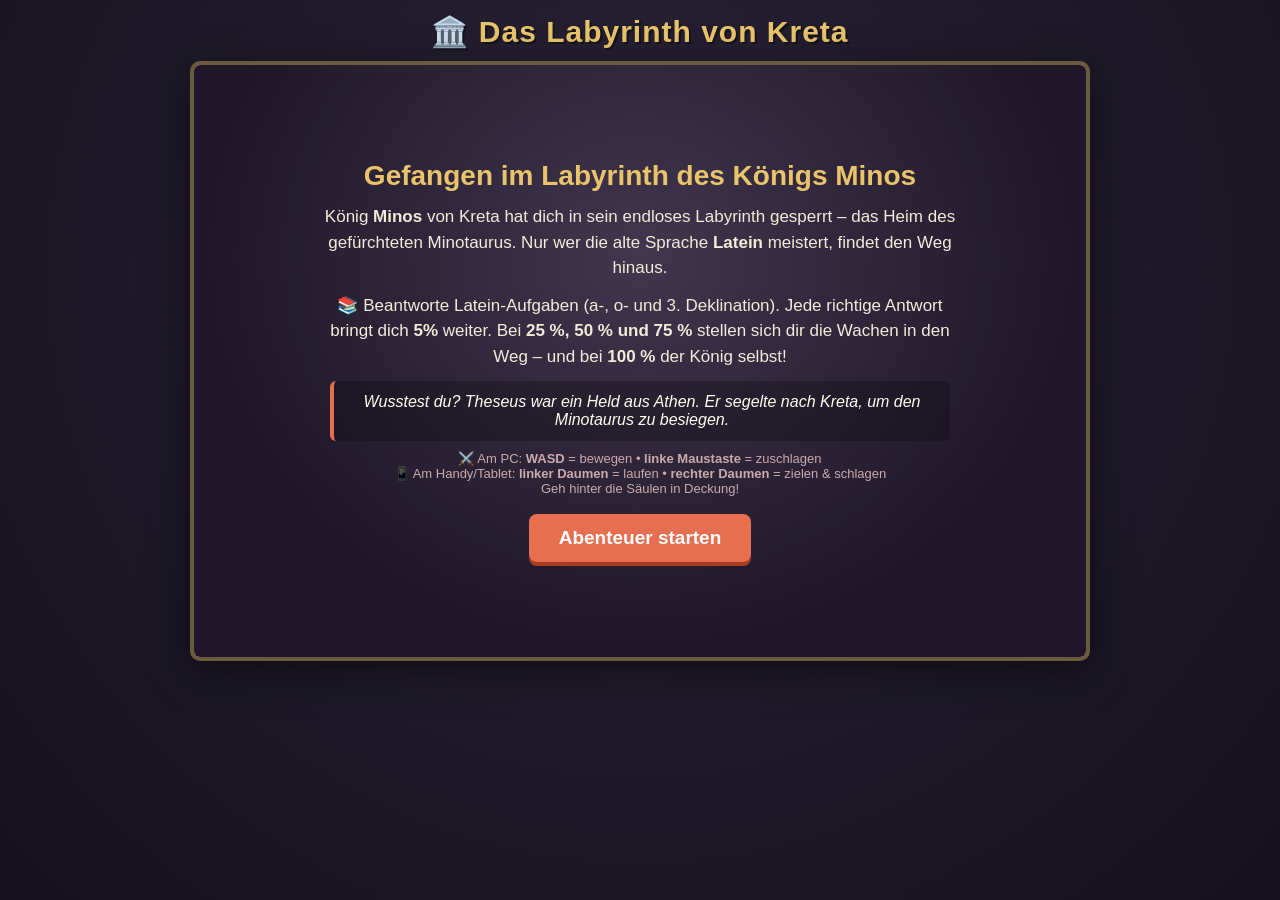
<file: labyrinth-von-kreta/index.html>
<!DOCTYPE html>
<html lang="de">
<head>
<meta charset="UTF-8">
<meta name="viewport" content="width=device-width, initial-scale=1.0, maximum-scale=1.0, user-scalable=no">
<title>Das Labyrinth von Kreta – Latein-Abenteuer</title>
<style>
  * { box-sizing: border-box; margin: 0; padding: 0; }
  body {
    font-family: "Trebuchet MS", "Segoe UI", sans-serif;
    background: radial-gradient(circle at 50% 30%, #2a2438, #14101c);
    color: #f3ecd8;
    display: flex; flex-direction: column; align-items: center;
    min-height: 100vh; padding: 14px;
    overscroll-behavior: none; -webkit-tap-highlight-color: transparent;
  }
  button, .ans { touch-action: manipulation; }
  h1 { font-size: 30px; color: #e9c46a; text-shadow: 2px 2px 0 #00000066; letter-spacing: 1px; }
  #stage {
    position: relative;
    width: 900px; max-width: 100%;
    aspect-ratio: 900 / 600;   /* behält 3:2 auch auf schmalen Handys -> keine Verzerrung */
    height: auto;
    margin-top: 12px;
    border: 4px solid #6b5b3e;
    border-radius: 10px;
    overflow: hidden;
    background: #d9c9a3;
    box-shadow: 0 10px 40px #00000080;
  }
  canvas { display: block; width: 100%; height: 100%; background: #cdba8e; touch-action: none; }

  /* ---- Overlays ---- */
  .screen {
    position: absolute; inset: 0;
    display: flex; flex-direction: column; align-items: center; justify-content: center;
    text-align: center; padding: 30px;
    background: radial-gradient(ellipse at 50% 32%, #3a2f4af2 0%, #1a1226f7 68%);
    z-index: 20;
  }
  .screen h2 { font-size: 28px; color: #e9c46a; margin-bottom: 12px; }
  .screen p { font-size: 17px; line-height: 1.5; max-width: 640px; margin-bottom: 12px; }
  .fact {
    background: #00000040; border-left: 4px solid #e76f51;
    padding: 12px 16px; border-radius: 6px; font-style: italic; color: #ffe;
    max-width: 620px;
  }
  button.big {
    margin-top: 18px; font-size: 19px; font-weight: bold;
    padding: 13px 30px; border: none; border-radius: 8px; cursor: pointer;
    background: #e76f51; color: #fff; box-shadow: 0 4px 0 #a83c25;
    transition: transform .07s;
  }
  button.big:hover { background: #f4845f; }
  button.big:active { transform: translateY(3px); box-shadow: 0 1px 0 #a83c25; }

  /* ---- Quiz ---- */
  #quiz { gap: 6px; padding: 24px; }
  .scene { position: absolute; inset: 0; width: 100%; height: 100%; z-index: 0; }
  .qcard {
    position: relative; z-index: 1;
    display: flex; flex-direction: column; align-items: center;
    max-width: 700px;
    background: rgba(18,11,28,0.74);
    border: 2px solid rgba(233,196,106,0.45);
    border-radius: 16px;
    padding: 22px 26px 26px;
    box-shadow: 0 12px 45px rgba(0,0,0,0.55);
    backdrop-filter: blur(2px);
  }
  .decl-tag {
    display:inline-block; background:#264653; color:#e9c46a;
    padding:3px 12px; border-radius:20px; font-size:13px; margin-bottom:6px;
  }
  #storyLine {
    font-style: italic; color:#e9c46a; font-size: 16px; margin-bottom: 12px; max-width: 600px;
    background:#00000038; padding:9px 16px; border-radius:8px; border-left:4px solid #e76f51;
  }
  #question { font-size: 24px; color:#fff; margin-bottom: 18px; max-width: 660px; }
  #question b { color:#e9c46a; }
  #answers { display: grid; grid-template-columns: 1fr 1fr; gap: 12px; width: 540px; max-width:100%; }
  .ans {
    font-size: 20px; padding: 14px; border-radius: 8px; cursor: pointer;
    background: #f3ecd8; color: #2a1f3a; border: 2px solid #b9a06a; font-weight: bold;
    transition: transform .05s;
  }
  .ans:hover { background: #fff7e0; }
  .ans:active { transform: scale(0.97); }
  .ans.correct { background: #2a9d8f; color:#fff; border-color:#1e7268; }
  .ans.wrong { background: #e63946; color:#fff; border-color:#a51d28; }

  /* ---- HUD ---- */
  #hud {
    position: absolute; top: 0; left: 0; right: 0; z-index: 30;
    display: flex; justify-content: space-between; align-items: center;
    padding: 10px 14px; font-size: 16px; pointer-events: none;
    background: linear-gradient(#1d1730ee, #1d173000);
  }
  #hearts { font-size: 22px; letter-spacing: 2px; }
  #progWrap { flex: 1; margin: 0 16px; }
  #progBar { height: 16px; background: #00000055; border-radius: 10px; overflow: hidden; border:1px solid #00000088; }
  #progFill { height: 100%; width: 0%; background: linear-gradient(90deg,#2a9d8f,#e9c46a); transition: width .3s; }
  #progLabel { font-size: 13px; margin-top: 2px; }
  #waveInfo { font-weight: bold; color:#e9c46a; text-shadow:1px 1px 0 #000; }
  /* ---- Superattacke ---- */
  /* ---- Neue Waffe erhalten ---- */
  #weaponScreen { background: rgba(35,18,2,0.74); }
  .weapon-pop { display:flex; flex-direction:column; align-items:center; animation: popIn 0.45s ease-out; }
  @keyframes popIn { from { transform: scale(0.35); opacity:0; } to { transform: scale(1); opacity:1; } }
  .weapon-title { font-size:30px; font-weight:bold; color:#ffd24a; text-shadow:0 0 18px #ff8a00, 2px 2px 0 #7a4a00; margin-bottom:4px; text-align:center; }
  .weapon-img { width:340px; max-width:80%; height:auto; filter: drop-shadow(0 0 16px #ff9a2e); }
  .weapon-sub { font-size:18px; color:#fff; margin-top:4px; }
  .weapon-sub b { color:#ffd24a; }
  .flame { transform-origin:center; animation: flick 0.22s infinite alternate; }
  @keyframes flick { from { opacity:0.7; transform: translateY(2px) scaleY(0.85); } to { opacity:1; transform: translateY(-2px) scaleY(1.18); } }

  #superScreen { background: rgba(55,6,6,0.62); }
  #superWarn {
    font-size: 46px; font-weight: bold; color:#fff; text-align:center; line-height:1.1;
    text-shadow: 0 0 22px #e63946, 3px 3px 0 #7a0000;
    animation: warnPulse 0.28s infinite alternate;
  }
  @keyframes warnPulse { from { transform: scale(1); } to { transform: scale(1.13); } }
  .qcard.super { border-color: #e63946; box-shadow: 0 0 45px #e6394680, 0 12px 45px rgba(0,0,0,0.6); }
  .super-tag { background:#e63946 !important; color:#fff !important; font-size:16px; animation: pulse 0.55s infinite alternate; }
  @keyframes pulse { from { transform: scale(1); } to { transform: scale(1.09); } }
  #superInfo { color:#ffe9c7; font-size:15px; margin-bottom:10px; max-width:560px; }
  #superTimerBar { width:100%; height:16px; background:#00000066; border:1px solid #e63946; border-radius:8px; overflow:hidden; margin-bottom:16px; }
  #superTimerFill { height:100%; width:100%; background: linear-gradient(90deg,#e63946,#ffb24a); }
  #superQuestion { font-size:22px; color:#fff; margin-bottom:16px; max-width:620px; }
  #superAnswers { display:grid; grid-template-columns:1fr 1fr; gap:12px; width:540px; max-width:100%; }
  .hidden { display: none !important; }
  #hint { margin-top:10px; font-size:13px; color:#caa; }
</style>
</head>
<body>
<h1>🏛️ Das Labyrinth von Kreta</h1>

<div id="stage">
  <canvas id="game" width="900" height="600"></canvas>

  <!-- HUD (combat) -->
  <div id="hud" class="hidden">
    <div id="hearts">❤️❤️❤️❤️❤️</div>
    <div id="progWrap">
      <div id="progBar"><div id="progFill"></div></div>
      <div id="progLabel">Fortschritt: 0%</div>
    </div>
    <div id="waveInfo"></div>
  </div>

  <!-- Intro -->
  <div id="intro" class="screen">
    <h2>Gefangen im Labyrinth des Königs Minos</h2>
    <p>König <b>Minos</b> von Kreta hat dich in sein endloses Labyrinth gesperrt – das Heim des
    gefürchteten Minotaurus. Nur wer die alte Sprache <b>Latein</b> meistert, findet den Weg hinaus.</p>
    <p>📚 Beantworte Latein-Aufgaben (a-, o- und 3. Deklination). Jede richtige Antwort bringt dich
    <b>5%</b> weiter. Bei <b>25 %, 50 % und 75 %</b> stellen sich dir die Wachen in den Weg – und bei
    <b>100 %</b> der König selbst!</p>
    <div class="fact" id="introFact"></div>
    <div id="hint">⚔️ Am PC: <b>WASD</b> = bewegen • <b>linke Maustaste</b> = zuschlagen<br>📱 Am Handy/Tablet: <b>linker Daumen</b> = laufen • <b>rechter Daumen</b> = zielen &amp; schlagen<br>Geh hinter die Säulen in Deckung!</div>
    <button class="big" id="startBtn">Abenteuer starten</button>
  </div>

  <!-- Quiz -->
  <div id="quiz" class="screen hidden">
    <svg class="scene" viewBox="0 0 900 600" preserveAspectRatio="xMidYMid slice" aria-hidden="true">
      <defs>
        <linearGradient id="sky" x1="0" y1="0" x2="0" y2="1">
          <stop offset="0" stop-color="#352b50"/><stop offset="1" stop-color="#130d1e"/>
        </linearGradient>
        <radialGradient id="glow" cx="50%" cy="40%" r="60%">
          <stop offset="0" stop-color="#e9913c" stop-opacity="0.40"/>
          <stop offset="1" stop-color="#e9913c" stop-opacity="0"/>
        </radialGradient>
        <linearGradient id="stone" x1="0" y1="0" x2="1" y2="0">
          <stop offset="0" stop-color="#efe4c4"/><stop offset="0.5" stop-color="#dccfa8"/><stop offset="1" stop-color="#b3a578"/>
        </linearGradient>
        <pattern id="meander" width="34" height="22" patternUnits="userSpaceOnUse">
          <path d="M4 18 H30 V6 H11 V12 H21" fill="none" stroke="#9c7b4a" stroke-width="2"/>
        </pattern>
      </defs>
      <rect width="900" height="600" fill="url(#sky)"/>
      <ellipse cx="450" cy="240" rx="540" ry="360" fill="url(#glow)"/>
      <polygon points="0,468 900,468 900,600 0,600" fill="#221a13"/>
      <polygon points="160,468 740,468 900,600 0,600" fill="#2f2418"/>
      <rect x="0" y="36" width="900" height="46" fill="#cdbf97"/>
      <rect x="0" y="44" width="900" height="22" fill="url(#meander)"/>
      <rect x="0" y="82" width="900" height="7" fill="#9c7b4a"/>
      <g>
        <rect x="60" y="450" width="100" height="22" fill="#c8bb92"/>
        <rect x="72" y="92" width="76" height="360" fill="url(#stone)"/>
        <line x1="90" y1="92" x2="90" y2="452" stroke="#00000022" stroke-width="3"/>
        <line x1="110" y1="92" x2="110" y2="452" stroke="#00000022" stroke-width="3"/>
        <line x1="130" y1="92" x2="130" y2="452" stroke="#00000022" stroke-width="3"/>
        <rect x="60" y="80" width="100" height="16" fill="#dccfa8"/>
      </g>
      <g>
        <rect x="740" y="450" width="100" height="22" fill="#c8bb92"/>
        <rect x="752" y="92" width="76" height="360" fill="url(#stone)"/>
        <line x1="770" y1="92" x2="770" y2="452" stroke="#00000022" stroke-width="3"/>
        <line x1="790" y1="92" x2="790" y2="452" stroke="#00000022" stroke-width="3"/>
        <line x1="810" y1="92" x2="810" y2="452" stroke="#00000022" stroke-width="3"/>
        <rect x="740" y="80" width="100" height="16" fill="#dccfa8"/>
      </g>
      <g>
        <circle cx="190" cy="210" r="46" fill="#e9913c" opacity="0.18"/>
        <rect x="187" y="210" width="6" height="26" fill="#4a3320"/>
        <ellipse cx="190" cy="204" rx="8" ry="16" fill="#e8731f"/>
        <ellipse cx="190" cy="204" rx="4" ry="9" fill="#ffc24a"/>
      </g>
      <g>
        <circle cx="710" cy="210" r="46" fill="#e9913c" opacity="0.18"/>
        <rect x="707" y="210" width="6" height="26" fill="#4a3320"/>
        <ellipse cx="710" cy="204" rx="8" ry="16" fill="#e8731f"/>
        <ellipse cx="710" cy="204" rx="4" ry="9" fill="#ffc24a"/>
      </g>
    </svg>
    <div class="qcard">
      <div class="decl-tag" id="declTag"></div>
      <div id="storyLine"></div>
      <div id="question"></div>
      <div id="answers"></div>
    </div>
  </div>

  <!-- Wave intro -->
  <div id="waveScreen" class="screen hidden">
    <h2 id="waveTitle"></h2>
    <p id="waveDesc"></p>
    <div class="fact" id="waveFact"></div>
    <button class="big" id="waveBtn">Kämpfe!</button>
  </div>

  <!-- End -->
  <div id="endScreen" class="screen hidden">
    <h2 id="endTitle"></h2>
    <p id="endText"></p>
    <div class="fact" id="endFact"></div>
    <button class="big" id="restartBtn">Nochmal spielen</button>
  </div>

  <!-- Weiter nach gewonnenem Kampf -->
  <div id="contScreen" class="screen hidden">
    <h2 id="contTitle">🎉 Geschafft!</h2>
    <p id="contText"></p>
    <button class="big" id="contBtn">Weiter ▶</button>
  </div>

  <!-- Neue Waffe erhalten -->
  <div id="weaponScreen" class="screen hidden">
    <div class="weapon-pop">
      <div class="weapon-title">🔥 Goldener Speer erhalten!</div>
      <svg class="weapon-img" viewBox="0 0 260 130" xmlns="http://www.w3.org/2000/svg">
        <defs>
          <linearGradient id="gold" x1="0" y1="0" x2="1" y2="0">
            <stop offset="0" stop-color="#b8860b"/><stop offset="0.5" stop-color="#ffe58a"/><stop offset="1" stop-color="#c79b2e"/>
          </linearGradient>
          <radialGradient id="flameG" cx="50%" cy="50%" r="50%">
            <stop offset="0" stop-color="#fff6c0"/><stop offset="0.5" stop-color="#ff9a2e"/><stop offset="1" stop-color="#ff3b00" stop-opacity="0"/>
          </radialGradient>
        </defs>
        <rect x="22" y="60" width="118" height="9" rx="4" fill="url(#gold)" stroke="#7a5a10" stroke-width="1"/>
        <polygon points="140,52 186,64.5 140,77" fill="url(#gold)" stroke="#7a5a10" stroke-width="1"/>
        <circle cx="188" cy="64.5" r="46" fill="url(#flameG)"/>
        <g class="flame">
          <polygon points="180,68 198,26 204,52 220,38 210,68" fill="#ff7a1e"/>
          <polygon points="185,68 196,42 200,55 210,46 205,68" fill="#ffc24a"/>
          <ellipse cx="192" cy="60" rx="9" ry="15" fill="#fff2b0"/>
        </g>
      </svg>
      <div class="weapon-sub">Dein Speer macht jetzt <b>25 Schaden</b> statt 20!</div>
    </div>
  </div>

  <!-- Superattacke -->
  <div id="superScreen" class="screen hidden">
    <div id="superWarn" class="hidden">⚠️ ACHTUNG!<br>SUPERATTACKE!</div>
    <div class="qcard super hidden" id="superCard">
      <div class="decl-tag super-tag">⚡ SUPERATTACKE! ⚡</div>
      <div id="superInfo">Der Gegner holt zum vernichtenden Schlag aus – wehre ihn ab! Du hast nur 5 Sekunden!</div>
      <div id="superTimerBar"><div id="superTimerFill"></div></div>
      <div id="superQuestion"></div>
      <div id="superAnswers"></div>
    </div>
  </div>
</div>

<script>
// =================================================================
//  DATEN: Latein-Deklinationen (alle Formen geprüft)
// =================================================================
const CASES = ["nom","gen","dat","akk","abl"];
const CASE_DE = {nom:"Nominativ", gen:"Genitiv", dat:"Dativ", akk:"Akkusativ", abl:"Ablativ"};
const NUM_DE  = {sg:"Singular", pl:"Plural"};

// forms[number] = [nom,gen,dat,akk,abl]
function noun(nom, de, decl, sg, pl){
  return {nom, de, decl,
    forms:{ sg:{nom:sg[0],gen:sg[1],dat:sg[2],akk:sg[3],abl:sg[4]},
            pl:{nom:pl[0],gen:pl[1],dat:pl[2],akk:pl[3],abl:pl[4]} } };
}
const NOUNS = [
  // a-Deklination
  noun("puella","Mädchen","a-Deklination",["puella","puellae","puellae","puellam","puella"],["puellae","puellarum","puellis","puellas","puellis"]),
  noun("insula","Insel","a-Deklination",["insula","insulae","insulae","insulam","insula"],["insulae","insularum","insulis","insulas","insulis"]),
  noun("regina","Königin","a-Deklination",["regina","reginae","reginae","reginam","regina"],["reginae","reginarum","reginis","reginas","reginis"]),
  noun("nauta","Seemann","a-Deklination",["nauta","nautae","nautae","nautam","nauta"],["nautae","nautarum","nautis","nautas","nautis"]),
  noun("columna","Säule","a-Deklination",["columna","columnae","columnae","columnam","columna"],["columnae","columnarum","columnis","columnas","columnis"]),
  // o-Deklination maskulin
  noun("servus","Sklave","o-Deklination",["servus","servi","servo","servum","servo"],["servi","servorum","servis","servos","servis"]),
  noun("dominus","Herr","o-Deklination",["dominus","domini","domino","dominum","domino"],["domini","dominorum","dominis","dominos","dominis"]),
  noun("taurus","Stier","o-Deklination",["taurus","tauri","tauro","taurum","tauro"],["tauri","taurorum","tauris","tauros","tauris"]),
  noun("amicus","Freund","o-Deklination",["amicus","amici","amico","amicum","amico"],["amici","amicorum","amicis","amicos","amicis"]),
  noun("murus","Mauer","o-Deklination",["murus","muri","muro","murum","muro"],["muri","murorum","muris","muros","muris"]),
  // o-Deklination neutrum
  noun("templum","Tempel","o-Deklination (Neutrum)",["templum","templi","templo","templum","templo"],["templa","templorum","templis","templa","templis"]),
  noun("bellum","Krieg","o-Deklination (Neutrum)",["bellum","belli","bello","bellum","bello"],["bella","bellorum","bellis","bella","bellis"]),
  noun("saxum","Fels","o-Deklination (Neutrum)",["saxum","saxi","saxo","saxum","saxo"],["saxa","saxorum","saxis","saxa","saxis"]),
  // 3. Deklination
  noun("rex","König","3. Deklination",["rex","regis","regi","regem","rege"],["reges","regum","regibus","reges","regibus"]),
  noun("miles","Soldat","3. Deklination",["miles","militis","militi","militem","milite"],["milites","militum","militibus","milites","militibus"]),
  noun("homo","Mensch","3. Deklination",["homo","hominis","homini","hominem","homine"],["homines","hominum","hominibus","homines","hominibus"]),
  noun("virtus","Tapferkeit","3. Deklination",["virtus","virtutis","virtuti","virtutem","virtute"],["virtutes","virtutum","virtutibus","virtutes","virtutibus"]),
  noun("corpus","Körper","3. Deklination (Neutrum)",["corpus","corporis","corpori","corpus","corpore"],["corpora","corporum","corporibus","corpora","corporibus"]),
  // Pronomen is, ea, id (er, sie, es)
  noun("is","er","Pronomen (is, ea, id)",["is","eius","ei","eum","eo"],["ei","eorum","eis","eos","eis"]),
  noun("ea","sie","Pronomen (is, ea, id)",["ea","eius","ei","eam","ea"],["eae","earum","eis","eas","eis"]),
  noun("id","es","Pronomen (is, ea, id)",["id","eius","ei","id","eo"],["ea","eorum","eis","ea","eis"]),
];

const FACTS = [
  "Theseus war ein Held aus Athen. Er segelte nach Kreta, um den Minotaurus zu besiegen.",
  "Der Minotaurus war halb Mensch, halb Stier und lebte tief im Labyrinth.",
  "Das Labyrinth baute der geniale Erfinder Daedalus – so verwinkelt, dass niemand heraus fand.",
  "Königstochter Ariadne gab Theseus einen Faden, damit er den Weg zurück fand: der „Ariadnefaden\".",
  "König Minos herrschte über Kreta und verlangte von Athen regelmäßig Opfer für den Minotaurus.",
  "Talos war ein riesiger Wächter aus Bronze, der die Insel Kreta dreimal am Tag umrundete.",
  "Daedalus und sein Sohn Ikarus flohen später mit selbstgebauten Flügeln aus Kreta.",
  "Die minoische Kultur auf Kreta war eine der ältesten Hochkulturen Europas.",
];
const rndFact = () => FACTS[Math.floor(Math.random()*FACTS.length)];

// =================================================================
//  Frage-Generator
// =================================================================
function shuffle(a){ for(let i=a.length-1;i>0;i--){const j=Math.floor(Math.random()*(i+1));[a[i],a[j]]=[a[j],a[i]];} return a; }

const pick = a => a[Math.floor(Math.random()*a.length)];

// ---- Latein-Frage (hard=true: schwerer, für die Boss-Prüfung) ----
function makeLatinQuestion(level){
  const hard = (level==="hard"), medium = (level==="medium");
  let n, num, cas;
  if(hard){
    // Schwer (Boss): 3. Deklination + Pronomen is/ea/id, schwierige Fälle, oft Plural.
    n = pick(NOUNS.filter(x=>x.decl.startsWith("3.") || x.decl.startsWith("Pronomen")));
    num = Math.random()<0.6 ? "pl":"sg";
    cas = pick(["gen","dat","abl","akk"]);
  } else {
    // is/ea/id öfter dran; sehr leichte Fragen vermeiden (kein triviales Nom. Sg., Nominativ selten).
    const pronouns = NOUNS.filter(x=>x.decl.startsWith("Pronomen"));
    let regular  = NOUNS.filter(x=>!x.decl.startsWith("Pronomen"));
    if(medium) regular = regular.concat(regular.filter(x=>x.decl.startsWith("3.")));  // etwas schwerer: 3. Dekl. doppelt gewichtet
    n = Math.random()<0.3 ? pick(pronouns) : pick(regular);
    num = Math.random() < (medium ? 0.4 : 0.5) ? "sg":"pl";   // medium: etwas öfter Plural
    cas = pick(["gen","dat","akk","abl"]);   // kein Nominativ – das ist die Grundform, zu leicht
  }
  const correct = n.forms[num][cas];

  // Falsche Antworten: andere Formen desselben Wortes
  let pool = [];
  for(const nn of ["sg","pl"]) for(const c of CASES){
    const f = n.forms[nn][c];
    if(f !== correct && !pool.includes(f)) pool.push(f);
  }
  shuffle(pool);
  let opts = pool.slice(0,3);
  if(opts.length < 3){
    const extra = NOUNS.filter(x=>x.decl===n.decl && x!==n)
      .map(x=>x.forms[num][cas]).filter(f=>f!==correct && !opts.includes(f));
    shuffle(extra);
    opts = opts.concat(extra).slice(0,3);
  }
  opts.push(correct);
  shuffle(opts);
  return { kind:"latin", sig:n.nom+"|"+num+"|"+cas, tag:n.decl, prompt:`Wie lautet „${n.nom}\" (${n.de}) im ${CASE_DE[cas]} ${NUM_DE[num]}?`, correct, opts };
}

// ---- Geschichts-/Mythologie-Frage ----
const HISTORY = [
  {q:"Wer baute das berühmte Labyrinth auf Kreta?", a:"Daedalus", d:["Theseus","König Minos","Ikarus"]},
  {q:"Was war der Minotaurus?", a:"Halb Mensch, halb Stier", d:["Halb Mensch, halb Pferd","Ein riesiger Adler","Eine Meeresschlange"]},
  {q:"Wer half Theseus mit einem Faden aus dem Labyrinth?", a:"Ariadne", d:["Medea","Helena","Athene"]},
  {q:"Wie hieß der mächtige König von Kreta?", a:"Minos", d:["Theseus","Daedalus","Odysseus"]},
  {q:"Aus welchem Material war der Riese Talos, der Kreta bewachte?", a:"Bronze", d:["Stein","Gold","Holz"]},
  {q:"Womit flohen Daedalus und sein Sohn Ikarus von Kreta?", a:"Mit selbstgebauten Flügeln", d:["Mit einem schnellen Schiff","Auf einem geflügelten Pferd","Durch einen Geheimtunnel"]},
  {q:"Warum stürzte Ikarus ins Meer?", a:"Er flog zu nah an die Sonne, das Wachs schmolz", d:["Ein Pfeil traf seinen Flügel","Ein Sturm riss ihn herab","Seine Flügel waren zu schwer"]},
  {q:"Aus welcher Stadt stammte der Held Theseus?", a:"Athen", d:["Sparta","Theben","Troja"]},
  {q:"Wer war im griechischen Mythos der oberste Gott?", a:"Zeus", d:["Poseidon","Hades","Apollon"]},
  {q:"Wer war der griechische Gott des Meeres?", a:"Poseidon", d:["Zeus","Hades","Ares"]},
  {q:"Welche frühe Hochkultur entstand auf Kreta?", a:"Die minoische Kultur", d:["Die römische Kultur","Die ägyptische Kultur","Die keltische Kultur"]},
  {q:"Wen musste Athen regelmäßig als Opfer nach Kreta schicken?", a:"Junge Menschen für den Minotaurus", d:["Goldschätze für den König","Hundert weiße Stiere","Die schnellsten Pferde"]},
  {q:"Was bedeutet der „Ariadnefaden\" noch heute?", a:"Eine Hilfe, um aus einer schwierigen Lage herauszufinden", d:["Ein sehr teurer Stoff","Ein magisches Schwert","Ein altes Würfelspiel"]},
];
function makeHistoryQuestion(){
  const i = Math.floor(Math.random()*HISTORY.length);
  const h = HISTORY[i];
  return { kind:"hist", sig:"H|"+i, tag:"🏛️ Geschichte & Mythologie", prompt:h.q, correct:h.a, opts:shuffle([h.a, ...h.d]) };
}

// ---- Schwere Frage für die Boss-Prüfung (vor König Minos) ----
function makeHardQuestion(){
  // Schwer: 3. Deklination / Pronomen – Form bilden ODER Form bestimmen (keine leichte Geschichte mehr)
  return Math.random()<0.5 ? makeLatinQuestion("hard") : makeReverseQuestion(true);
}

// ---- Umgekehrte Frage: "Welche Form ist X?" – nur eindeutige Formen ----
function makeReverseQuestion(hard){
  let n, choices;
  const rpool = hard ? NOUNS.filter(x=>x.decl.startsWith("3.") || x.decl.startsWith("Pronomen"))   // Boss: nur 3. Dekl. + Pronomen
                     : NOUNS.concat(NOUNS.filter(x=>x.decl.startsWith("3.")));                       // sonst: 3. Dekl. etwas häufiger
  for(let a=0; a<25; a++){
    n = pick(rpool);
    const counts={}, entries=[];
    for(const num of ["sg","pl"]) for(const c of CASES){
      const f=n.forms[num][c]; counts[f]=(counts[f]||0)+1; entries.push({f,c,num});
    }
    choices = entries.filter(e=>counts[e.f]===1 && e.c!=="nom");   // eindeutig & kein Nominativ (zu leicht)
    if(choices.length) break;
  }
  if(!choices || !choices.length) return makeLatinQuestion();   // Sicherheitsnetz
  const e = pick(choices);
  const correct = CASE_DE[e.c]+" "+NUM_DE[e.num];
  const allLabels=[];
  for(const num of ["sg","pl"]) for(const c of CASES) allLabels.push(CASE_DE[c]+" "+NUM_DE[num]);
  const opts = shuffle([correct, ...shuffle(allLabels.filter(l=>l!==correct)).slice(0,3)]);
  return { kind:"reverse", sig:n.nom+"|"+e.num+"|"+e.c, tag:n.decl+" – Form bestimmen",
           prompt:`Welche Form ist „${e.f}\" (von „${n.nom}\", ${n.de})?`, correct, opts };
}

// ---- Story-Sätze vor jeder Frage (jeder kommt nur einmal dran) ----
const LATIN_INTROS = [
  "Die Wachen versperren dir den Weg und verlangen die richtige Form:",
  "Eine Inschrift an der Labyrinthwand fordert dich auf:",
  "Der Torwächter knurrt: „Nur wer die Form kennt, darf weiter!\"",
  "Eine geheimnisvolle Stimme prüft dein Latein:",
  "An einer steinernen Säule steht eingemeißelt:",
  "Ein Wächter baut sich vor dir auf und brummt:",
  "Aus dem Dunkel raunt eine Stimme:",
  "Ein verstaubtes Schild über dem Gang verlangt:",
  "Der Boden knarrt bedrohlich – nur die richtige Form öffnet den Weg:",
  "Eine Schriftrolle in deiner Hand zeigt die Aufgabe:",
  "Der Minotaurus brüllt in der Ferne. Schnell, die richtige Form:",
  "Ein Mosaik am Boden formt eine Frage:",
  "Die Fackeln flackern, als eine Stimme fragt:",
  "Ein steinerner Löwenkopf an der Wand speit die Frage aus:",
  "Über einem knarrenden Tor ist gemeißelt:",
  "Eine Wache mit Speer tritt vor und fordert:",
  "Im Widerhall der Gänge hörst du die Frage:",
  "Ein altes Orakel tief im Labyrinth will wissen:",
];
const HIST_INTROS = [
  "Ein alter Priester prüft dein Wissen:",
  "Die Königstochter Ariadne fragt dich leise:",
  "Eine Stimme aus dem Dunkel des Labyrinths will wissen:",
  "Ein weiser Schriftgelehrter stellt dir eine Frage:",
  "Ein blinder Seher hält dich auf und fragt:",
  "Daedalus, der Baumeister, flüstert dir zu:",
  "Eine Tempeldienerin prüft dein Wissen über die Sagen:",
  "Ein alter Geschichtenerzähler fragt:",
  "Die Göttin Athene erscheint dir und fragt:",
  "Ein uraltes Wandbild erwacht und stellt dir eine Frage:",
];
// Zieht Sätze ohne Wiederholung; ist die Liste leer, wird neu gemischt.
let latinIntroQ=[], histIntroQ=[];
function pickIntro(isHist){
  if(isHist){ if(histIntroQ.length===0) histIntroQ=shuffle([...HIST_INTROS]); return histIntroQ.pop(); }
  if(latinIntroQ.length===0) latinIntroQ=shuffle([...LATIN_INTROS]);
  return latinIntroQ.pop();
}

// =================================================================
//  Spielzustand
// =================================================================
const G = {
  progress: 0,
  hearts: 5,
  wavesDone: {1:false,2:false,3:false},
  carryOver: [],        // Typen überlebender Wachen -> Königskampf
  asked: new Set(),     // bereits gestellte Fragen -> keine Wiederholungen
  bossQ: 0,             // beantwortete Boss-Prüfungs-Fragen (0..5)
  state: "intro",
};

// DOM
const $ = id => document.getElementById(id);
const screens = { intro:$("intro"), quiz:$("quiz"), wave:$("waveScreen"), end:$("endScreen"), super:$("superScreen"), cont:$("contScreen"), weapon:$("weaponScreen") };
function show(name){ for(const k in screens) screens[k].classList.add("hidden"); if(screens[name]) screens[name].classList.remove("hidden"); }
function showHUD(on){ $("hud").classList.toggle("hidden", !on); }

function updateHUD(){
  $("hearts").textContent = "❤️".repeat(G.hearts) + "🖤".repeat(5-G.hearts);
  if(G.state==="bossquiz"){
    $("progFill").style.width = (G.bossQ/5*100) + "%";
    $("progLabel").textContent = "Boss-Prüfung: " + G.bossQ + " / 5";
  } else {
    $("progFill").style.width = G.progress + "%";
    $("progLabel").textContent = "Fortschritt: " + G.progress + "%";
  }
}

// =================================================================
//  QUIZ
// =================================================================
let curQ = null, answering=false, contNext=null;
function startQuiz(){
  G.state="quiz"; showHUD(true); $("waveInfo").textContent="📚 Latein-Aufgaben"; show("quiz"); nextQuestion();
}
// "Geschafft!"-Bildschirm mit Weiter-Button (nur nach gewonnenem Kampf)
function showContinue(title, text, next){
  contNext = next;
  $("contTitle").textContent = title;
  $("contText").textContent = text;
  G.state="continue"; showHUD(false); show("cont");
}
function pickQuestionType(){
  const r = Math.random();
  if(r < 0.20) return makeHistoryQuestion();   // 20% Geschichte/Mythologie
  if(r < 0.60) return makeReverseQuestion();    // 40% "Welche Form ist X?" (Form bestimmen)
  return makeLatinQuestion("medium");            // 40% Form bilden (etwas schwerer, mit is/ea/id-Bias)
}
function nextQuestion(){
  answering=true; setTimeout(()=>{ answering=false; }, 350);   // kurze Sperre gegen versehentliche Klicks
  // niemals dieselbe Frage zweimal
  let tries=0;
  do { curQ = pickQuestionType(); } while(G.asked.has(curQ.sig) && ++tries<200);
  G.asked.add(curQ.sig);
  const isHist = curQ.kind==="hist";
  $("declTag").textContent = curQ.tag;
  $("storyLine").textContent = pickIntro(isHist);
  $("question").innerHTML = curQ.prompt;
  const box = $("answers"); box.innerHTML="";
  curQ.opts.forEach(opt=>{
    const b=document.createElement("button");
    b.className="ans"; b.textContent=opt;
    b.onclick=()=>answer(b,opt);
    box.appendChild(b);
  });
  updateHUD();
}
function answer(btn, opt){
  if(answering) return; answering=true;
  const correct = opt===curQ.correct;
  const boss = (G.state==="bossquiz");
  if(correct){
    btn.classList.add("correct");
    if(boss){
      G.bossQ++; updateHUD();
      setTimeout(()=>{ if(G.bossQ>=5) startWave(5); else nextBossQuestion(); }, 650);
    } else {
      G.progress = Math.min(100, G.progress+5);
      updateHUD();
      setTimeout(()=>{
        // Welle auslösen?
        if(G.progress>=100){ startWave(4); }
        else if(G.progress>=75 && !G.wavesDone[3]){ startWave(3); }
        else if(G.progress>=50 && !G.wavesDone[2]){ startWave(2); }
        else if(G.progress>=25 && !G.wavesDone[1]){ startWave(1); }
        else nextQuestion();
      }, 650);
    }
  } else {
    btn.classList.add("wrong");
    // richtige markieren
    [...$("answers").children].forEach(c=>{ if(c.textContent===curQ.correct) c.classList.add("correct"); });
    G.hearts--; updateHUD();
    setTimeout(()=>{ if(G.hearts<=0) gameOver("hearts"); else (boss ? nextBossQuestion() : nextQuestion()); }, 1000);
  }
}

// ---- Boss-Prüfung: 5 schwere, neue Fragen vor König Minos ----
function startBossQuiz(){
  combat=null;
  G.state="bossquiz"; G.bossQ=0;
  showHUD(true); show("quiz");
  nextBossQuestion();
}
function nextBossQuestion(){
  answering=true; setTimeout(()=>{ answering=false; }, 350);   // kurze Sperre gegen versehentliche Klicks
  let tries=0;
  do {
    curQ = makeHardQuestion();
    if(++tries>200) break;   // Notausgang
  } while(G.asked.has(curQ.sig));
  G.asked.add(curQ.sig);
  $("declTag").textContent = "⚔️ Boss-Prüfung – schwer";
  $("storyLine").textContent = "Die letzte Prüfung vor König Minos – Frage " + (G.bossQ+1) + " von 5:";
  $("waveInfo").textContent = "⚔️ Boss-Prüfung " + (G.bossQ+1) + "/5";
  $("question").innerHTML = curQ.prompt;
  const box = $("answers"); box.innerHTML="";
  curQ.opts.forEach(opt=>{
    const b=document.createElement("button");
    b.className="ans"; b.textContent=opt;
    b.onclick=()=>answer(b,opt);
    box.appendChild(b);
  });
  updateHUD();
}

// ---- Frische, noch nicht gestellte Frage ziehen ----
function freshQuestion(hard){
  let q, tries=0;
  do {
    q = hard ? makeHardQuestion() : (Math.random()<0.3 ? makeHistoryQuestion() : makeLatinQuestion());
    if(++tries>200) break;
  } while(G.asked.has(q.sig));
  G.asked.add(q.sig);
  return q;
}

// =================================================================
//  SUPERATTACKE (mitten im Kampf, 5 Sekunden, Timer pausiert)
// =================================================================
let superRAF=0, superDeadline=0, superAnswered=false;
function triggerSuperAttack(){
  combat.superDone=true; superAnswered=false;
  G.state="superquiz";
  // Erst kurz groß "ACHTUNG! Superattacke!", dann erscheint die Frage.
  $("superWarn").classList.remove("hidden");
  $("superCard").classList.add("hidden");
  show("super");
  setTimeout(showSuperQuestion, 800);
}
function showSuperQuestion(){
  if(G.state!=="superquiz") return;   // Sicherheit
  $("superWarn").classList.add("hidden");
  $("superCard").classList.remove("hidden");
  curQ = freshQuestion(false);
  $("superQuestion").innerHTML = curQ.prompt;
  const box=$("superAnswers"); box.innerHTML="";
  curQ.opts.forEach(opt=>{
    const b=document.createElement("button");
    b.className="ans"; b.textContent=opt;
    b.onclick=()=>answerSuper(b,opt);
    box.appendChild(b);
  });
  $("superTimerFill").style.width="100%";
  superDeadline = performance.now()+5000;
  superRAF = requestAnimationFrame(superTick);
}
function superTick(now){
  const left = superDeadline-now;
  $("superTimerFill").style.width = Math.max(0,left/5000*100)+"%";
  if(left<=0){ if(!superAnswered) superFail(); return; }
  superRAF = requestAnimationFrame(superTick);
}
function answerSuper(btn,opt){
  if(superAnswered) return; superAnswered=true;
  cancelAnimationFrame(superRAF);
  if(opt===curQ.correct){
    btn.classList.add("correct");
    setTimeout(resumeCombat, 500);
  } else {
    btn.classList.add("wrong");
    [...$("superAnswers").children].forEach(c=>{ if(c.textContent===curQ.correct) c.classList.add("correct"); });
    setTimeout(superFail, 900);
  }
}
function superFail(){ cancelAnimationFrame(superRAF); gameOver("super"); }
function resumeCombat(){
  G.state="combat"; show(null); showHUD(true);
  lastT = performance.now();   // dt-Sprung nach der Pause vermeiden
  requestAnimationFrame(loop);
}

// "Goldener Speer erhalten!"-Animation – friert den Kampf kurz ein, läuft dann automatisch weiter
function showWeaponGet(){
  G.state="weaponget";
  show("weapon");
  setTimeout(resumeCombat, 2200);
}

// =================================================================
//  WELLEN-INTRO
// =================================================================
const WAVES = {
  1: { title:"🛡️ Welle 1 – Die Wächter der Halle", desc:"Zwei Wächter treten nacheinander an – der nächste kommt erst, wenn einer fällt. Sie verfolgen dich nicht, sondern stellen sich dir und greifen an. Überlebe 15 Sekunden." },
  2: { title:"🏹 Welle 2 – Die Bogenschützen", desc:"Drei Bogenschützen beschießen dich aus der Ferne. Spring hinter die Säulen in Deckung – Pfeile prallen daran ab! Überlebe 15 Sekunden." },
  3: { title:"⚔️ Welle 3 – Die Stürmer", desc:"Zwei flinke Wachen stürmen direkt auf dich zu! Bleib in Bewegung und schlag zu, sobald sie nah sind. Überlebe 15 Sekunden." },
  4: { title:"⚔️ ENDKAMPF – Teil 1", desc:"Zuerst kommen die Wachen, die du noch nicht besiegt hast – einzeln nacheinander (je 20 Sekunden). Dann die Elite-Wächter Talos und der Minotaurus – für diesen harten Kampf bekommst du 150 HP! Danach wartet eine letzte Prüfung, bevor du gegen König Minos antrittst." },
  5: { title:"👑 DER KÖNIG – Minos", desc:"Du hast die Boss-Prüfung bestanden und bist voll geheilt! Jetzt steht dir nur noch König Minos selbst im Weg. Bezwinge ihn mit dem Speer – du hast 2 Minuten. Für deine Freiheit!" },
};
let pendingWave=0;
function startWave(n){
  pendingWave=n; G.state="wavescreen"; showHUD(false);
  $("waveTitle").textContent = WAVES[n].title;
  $("waveDesc").textContent = WAVES[n].desc;
  $("waveFact").textContent = "Wusstest du? " + rndFact();
  $("waveInfo").textContent = WAVES[n].title.replace(/^[^A-Za-zÄÖÜ]+/,"");
  show("wave");
}

// =================================================================
//  KAMPF (Canvas)
// =================================================================
const cv = $("game"), ctx = cv.getContext("2d");
const W = cv.width, H = cv.height;

const ETYPE = {
  rusher:   { hp:55,  speed:165, dmg:10, atkCd:0.8, r:15, color:"#c25b3a", name:"Stürmer" },
  archer:   { hp:45,  speed:120, dmg:10, atkCd:1.6, r:15, color:"#6a8f4f", name:"Bogenschütze" },
  guard:    { hp:85,  speed:135, dmg:16, atkCd:1.0, r:16, color:"#4a6d8c", name:"Wächter" },
  talos:    { hp:200, speed:70,  dmg:15, atkCd:1.4, r:22, color:"#b08d3c", name:"Talos" },
  bull:     { hp:120, speed:130, dmg:18, atkCd:2.0, r:22, color:"#7a4a2a", name:"Minotaurus" },
  king:     { hp:500, speed:110, dmg:10, atkCd:1.7, r:30, color:"#7d2e7d", name:"König Minos" },
};

let combat = null;
const keys = {};
const mouse = { x:W/2, y:0, down:false };

function makeEnemy(type, x, y){
  const t = ETYPE[type];
  return { type, x, y, hp:t.hp, maxhp:t.hp, atkTimer:0,
           // bull-spezifisch:
           chargeCd: 1.5, charging:false, chargeT:0, cdx:0, cdy:0,
           // king-spezifisch:
           lungeCd: 3 };
}

const COLUMNS = [
  {x:250,y:140,w:34,h:34}, {x:620,y:140,w:34,h:34},
  {x:250,y:430,w:34,h:34}, {x:620,y:430,w:34,h:34},
  {x:435,y:285,w:34,h:34},
];

function startCombat(n){
  const hasLeftover = n===4 && G.carryOver.length>0;
  const isBoss = (n===4 || n===5);
  combat = {
    wave:n,
    player:{ x:W/2, y:H-90, r:16, hp:100, maxhp:100, dmg:20, atkCd:0, swing:0, facing:-Math.PI/2 },
    enemies:[], arrows:[],
    mode: isBoss ? "boss" : (n===1 ? "sequential" : "timed"),
    phase: n===5 ? "king" : (n===4 ? (hasLeftover ? "wachen" : "elite") : null),
    timeLeft: n===5 ? 120 : (n===4 ? 60 : 15),
    bannerT:0, bannerMsg:"", bannerTitle:"",
    weaponUpgraded:false, healTimer:15,
    superDone:false, superIn: 1.0 + Math.random()*1.2,   // Superattacke schon nach 1.0–2.2 s (auch bei schnellen Gegnern)
    seqQueue: [], wachenQueue: [], shake:0, done:false, msg:"",
  };
  // Gegner spawnen
  if(n===1){ combat.seqQueue=["guard","guard"]; }
  else if(n===2){ combat.enemies.push(makeEnemy("archer",160,110),makeEnemy("archer",450,80),makeEnemy("archer",740,110)); }
  else if(n===3){ combat.enemies.push(makeEnemy("rusher",300,110),makeEnemy("rusher",600,110)); }
  else if(n===4){
    combat.wachenQueue = [...G.carryOver];   // übrig gebliebene Wachen kommen einzeln nacheinander
    // Direkt zu den Elite-Wächtern? Dann 150 HP für diesen harten Kampf.
    if(!hasLeftover){ combat.player.maxhp=150; combat.player.hp=150; combat.enemies.push(makeEnemy("talos",300,150), makeEnemy("bull",600,150)); }
  }
  else if(n===5){   // Königskampf nach der Boss-Prüfung
    combat.bannerT=1.8; combat.bannerMsg="König Minos betritt die Arena!";
    combat.enemies.push(makeEnemy("king",W/2,120));
  }
  stickMove.active=false; stickMove.id=null; stickAim.active=false; stickAim.id=null;   // Touch zurücksetzen
  G.state="combat"; showHUD(true); show(null);
  lastT = performance.now();
  requestAnimationFrame(loop);
}

// ---- Eingabe ----
window.addEventListener("keydown", e=>{ keys[e.key.toLowerCase()]=true; });
window.addEventListener("keyup",   e=>{ keys[e.key.toLowerCase()]=false; });
cv.addEventListener("mousemove", e=>{
  const r=cv.getBoundingClientRect();
  mouse.x=(e.clientX-r.left)*(W/r.width);
  mouse.y=(e.clientY-r.top)*(H/r.height);
});
cv.addEventListener("mousedown", e=>{ if(e.button===0) mouse.down=true; });
window.addEventListener("mouseup", e=>{ if(e.button===0) mouse.down=false; });

// ---- Touch-Steuerung (Handy/Tablet): linke Hälfte = laufen, rechte Hälfte = zielen + schlagen ----
const stickMove = { id:null, ox:0, oy:0, x:0, y:0, active:false };
const stickAim  = { id:null, ox:0, oy:0, x:0, y:0, active:false };
function touchToCanvas(t){
  const r=cv.getBoundingClientRect();
  return { x:(t.clientX-r.left)*(W/r.width), y:(t.clientY-r.top)*(H/r.height) };
}
cv.addEventListener("touchstart", e=>{
  e.preventDefault();
  for(const t of e.changedTouches){
    const c=touchToCanvas(t);
    if(c.x < W/2 && !stickMove.active){ Object.assign(stickMove,{id:t.identifier,ox:c.x,oy:c.y,x:c.x,y:c.y,active:true}); }
    else if(c.x >= W/2 && !stickAim.active){ Object.assign(stickAim,{id:t.identifier,ox:c.x,oy:c.y,x:c.x,y:c.y,active:true}); }
  }
}, {passive:false});
cv.addEventListener("touchmove", e=>{
  e.preventDefault();
  for(const t of e.changedTouches){
    const c=touchToCanvas(t);
    if(t.identifier===stickMove.id){ stickMove.x=c.x; stickMove.y=c.y; }
    else if(t.identifier===stickAim.id){ stickAim.x=c.x; stickAim.y=c.y; }
  }
}, {passive:false});
function endTouch(e){
  e.preventDefault();
  for(const t of e.changedTouches){
    if(t.identifier===stickMove.id){ stickMove.active=false; stickMove.id=null; }
    else if(t.identifier===stickAim.id){ stickAim.active=false; stickAim.id=null; }
  }
}
cv.addEventListener("touchend", endTouch, {passive:false});
cv.addEventListener("touchcancel", endTouch, {passive:false});

// ---- Kollision Kreis/Rechteck ----
function resolveCircleRects(o, rects){
  for(const c of rects){
    const cx=Math.max(c.x, Math.min(o.x, c.x+c.w));
    const cy=Math.max(c.y, Math.min(o.y, c.y+c.h));
    const dx=o.x-cx, dy=o.y-cy; const d=Math.hypot(dx,dy);
    if(d < o.r && d>0.0001){ const push=o.r-d; o.x+=dx/d*push; o.y+=dy/d*push; }
    else if(d===0){ o.x += o.r; }
  }
}
function pointInRects(x,y,rects){ return rects.some(c=>x>=c.x&&x<=c.x+c.w&&y>=c.y&&y<=c.y+c.h); }

// ---- Update ----
let lastT=0;
function loop(now){
  if(G.state!=="combat") return;
  let dt=(now-lastT)/1000; lastT=now; if(dt>0.05) dt=0.05;
  update(dt); draw();
  requestAnimationFrame(loop);
}

function update(dt){
  const C=combat, p=C.player;
  if(C.done) return;

  // Spielerbewegung – linker Touch-Joystick ODER Tastatur
  let mx=0,my=0;
  if(stickMove.active){
    mx=stickMove.x-stickMove.ox; my=stickMove.y-stickMove.oy;
    if(Math.hypot(mx,my)<10){ mx=0; my=0; }   // Deadzone
  } else {
    if(keys["w"]||keys["arrowup"]) my-=1;
    if(keys["s"]||keys["arrowdown"]) my+=1;
    if(keys["a"]||keys["arrowleft"]) mx-=1;
    if(keys["d"]||keys["arrowright"]) mx+=1;
  }
  if(mx||my){ const l=Math.hypot(mx,my); p.x+=mx/l*200*dt; p.y+=my/l*200*dt; }
  p.x=Math.max(p.r,Math.min(W-p.r,p.x)); p.y=Math.max(p.r,Math.min(H-p.r,p.y));
  resolveCircleRects(p, COLUMNS);

  // Zielen – rechter Touch-Joystick (zielt + schlägt), sonst Maus
  let firing=false;
  if(stickAim.active){
    const ax=stickAim.x-stickAim.ox, ay=stickAim.y-stickAim.oy;
    if(Math.hypot(ax,ay)>12){ p.facing=Math.atan2(ay,ax); firing=true; }
  }
  if(!firing){
    if(stickMove.active && (mx||my)) p.facing=Math.atan2(my,mx);   // auf Touch: in Laufrichtung schauen
    else p.facing=Math.atan2(mouse.y-p.y, mouse.x-p.x);            // am PC: zur Maus schauen
  }

  // Angriff – linke Maustaste (PC) oder rechter Joystick (Touch)
  p.atkCd-=dt; if(p.swing>0) p.swing-=dt;
  if((mouse.down || firing) && p.atkCd<=0){
    p.atkCd=0.4; p.swing=0.18;
    const reach=58, arc=Math.PI*0.7;
    for(const e of C.enemies){
      const dx=e.x-p.x, dy=e.y-p.y, d=Math.hypot(dx,dy);
      if(d<reach+ETYPE[e.type].r){
        let ang=Math.atan2(dy,dx); let diff=Math.abs(((ang-p.facing+Math.PI)%(2*Math.PI))-Math.PI);
        if(diff<arc){ e.hp-=p.dmg; }
      }
    }
  }

  // Sequenzielle Welle: nächsten spawnen
  if(C.mode==="sequential" && C.enemies.length===0 && C.seqQueue.length>0){
    const tp=C.seqQueue.shift(); combat.enemies.push(makeEnemy(tp, W/2, 90));
  }

  // Gegner-KI
  for(const e of C.enemies){
    const t=ETYPE[e.type];
    e.atkTimer-=dt;
    const dx=p.x-e.x, dy=p.y-e.y, dist=Math.hypot(dx,dy)||1;

    if(e.type==="archer"){
      // Bleibt fest auf seinem Platz stehen und schießt nur aus der Ferne.
      if(e.atkTimer<=0){
        e.atkTimer=t.atkCd;
        C.arrows.push({x:e.x,y:e.y, vx:dx/dist*300, vy:dy/dist*300, dmg:t.dmg});
      }
    } else if(e.type==="guard"){
      // Wächter: rückt einmal vor, bleibt dann stehen und greift mit Speer-Reichweite an – verfolgt aber NICHT.
      if(!e.planted){ e.x+=dx/dist*t.speed*dt; e.y+=dy/dist*t.speed*dt; if(dist<=50) e.planted=true; }
      if(e.planted && dist<70 && e.atkTimer<=0){ e.atkTimer=t.atkCd; p.hp-=t.dmg; C.shake=0.16; }
    } else if(e.type==="bull"){
      e.chargeCd-=dt;
      if(e.charging){
        e.chargeT-=dt;
        e.x+=e.cdx*460*dt; e.y+=e.cdy*460*dt;
        if(e.chargeT<=0) e.charging=false;
      } else {
        if(e.chargeCd<=0 && dist<420){ e.charging=true; e.chargeT=0.5; e.chargeCd=2.4;
          e.cdx=dx/dist; e.cdy=dy/dist; }
        else { e.x+=dx/dist*t.speed*dt; e.y+=dy/dist*t.speed*dt; }
      }
    } else if(e.type==="king"){
      // König Minos bleibt stehen, dreht sich aber zum Spieler und schlägt mit dem Gladius zu (verfolgt nicht).
      // Reichweite 92 >= Spieler-Reichweite (88), damit es keinen sicheren Schlag-Punkt gibt.
      if(dist<92 && e.atkTimer<=0){ e.atkTimer=t.atkCd; p.hp-=t.dmg; C.shake=0.2; }
    } else {
      // rusher / talos: auf den Spieler zu
      e.x+=dx/dist*t.speed*dt; e.y+=dy/dist*t.speed*dt;
    }

    e.x=Math.max(t.r,Math.min(W-t.r,e.x)); e.y=Math.max(t.r,Math.min(H-t.r,e.y));
    resolveCircleRects({get x(){return e.x},set x(v){e.x=v},get y(){return e.y},set y(v){e.y=v}, r:t.r}, COLUMNS);

    // Nahkampfschaden an Spieler
    const nd=Math.hypot(p.x-e.x,p.y-e.y);
    const contact = e.charging ? t.r+p.r+4 : t.r+p.r+2;
    if(nd<contact && e.atkTimer<=0 && e.type!=="archer" && e.type!=="guard" && e.type!=="king"){
      e.atkTimer = e.charging? 0.6 : t.atkCd;
      p.hp -= t.dmg; C.shake=0.18;
      if(e.charging){ e.charging=false; }
    }
  }
  // tote Gegner entfernen
  C.enemies = C.enemies.filter(e=>e.hp>0);

  // Pfeile
  for(const a of C.arrows){ a.x+=a.vx*dt; a.y+=a.vy*dt; }
  C.arrows = C.arrows.filter(a=>{
    if(a.x<0||a.x>W||a.y<0||a.y>H) return false;
    if(pointInRects(a.x,a.y,COLUMNS)) return false;
    if(Math.hypot(a.x-p.x,a.y-p.y) < p.r){ p.hp-=a.dmg; C.shake=0.15; return false; }
    return true;
  });

  if(C.shake>0) C.shake-=dt;
  if(C.bannerT>0) C.bannerT-=dt;   // Übergangs-Einblendung läuft immer aus

  // Spieler tot?
  if(p.hp<=0){ p.hp=0; C.done=true; gameOver("killed"); return; }

  // Zufällige Superattacke – einmal pro Kampf, solange noch Gegner da sind. Pausiert den Kampf.
  if(!C.superDone){
    if(C.superIn>0) C.superIn-=dt;
    if(C.superIn<=0){ triggerSuperAttack(); return; }   // garantiert in jedem Kampf
  }

  // Timer / Siegbedingungen
  if(C.mode==="boss"){
    if(C.phase==="wachen"){
      // übrige Wachen kommen einzeln nacheinander – je 20 Sekunden
      if(C.enemies.length===0 && C.wachenQueue.length>0){
        const tp=C.wachenQueue.shift(); C.enemies.push(makeEnemy(tp, W/2, 220));
        C.timeLeft=20;   // für jede Wache wieder 20 Sekunden
      }
      C.timeLeft-=dt;
      if(C.enemies.length===0 && C.wachenQueue.length===0){ C.phase="trans1"; C.bannerT=1.6; C.bannerMsg="Die Elite-Wächter erscheinen!"; p.hp=p.maxhp; }
      else if(C.timeLeft<=0){ C.done=true; gameOver("time"); return; }
    } else if(C.phase==="trans1"){
      // Für Talos + Minotaurus: 150 HP, voll geheilt.
      if(C.bannerT<=0){ C.phase="elite"; C.timeLeft=60; p.maxhp=150; p.hp=150; C.enemies.push(makeEnemy("talos",300,150),makeEnemy("bull",600,150)); }
    } else if(C.phase==="elite"){
      C.timeLeft-=dt;
      if(C.enemies.length===0){ C.done=true; showContinue("🎉 Wächter besiegt!", "Stark gekämpft! Jetzt kommt die letzte Prüfung, bevor du gegen König Minos antrittst.", startBossQuiz); return; }   // Wächter besiegt -> Boss-Prüfung
      else if(C.timeLeft<=0){ C.done=true; gameOver("time"); return; }
    } else { // king (Welle 5, nach der Boss-Prüfung)
      C.timeLeft-=dt;
      const king = C.enemies.find(e=>e.type==="king");
      if(!king){ C.done=true; victory(); return; }
      // Neue Waffe, sobald Minos auf 250 HP ist
      if(!C.weaponUpgraded && king.hp<=250){
        C.weaponUpgraded=true; p.dmg=25;
        showWeaponGet(); return;   // Animation "Goldener Speer erhalten!"
      }
      // Alle 15 Sekunden 10 HP heilen
      C.healTimer-=dt;
      if(C.healTimer<=0){ C.healTimer=15; p.hp=Math.min(p.maxhp, p.hp+10); }
      if(C.timeLeft<=0){ C.done=true; gameOver("time"); return; }
    }
  } else {
    C.timeLeft-=dt;
    // Zeit-Wellen (Stürmer/Bogenschützen) laufen IMMER die vollen 20 Sekunden -> Timer bleibt sichtbar.
    // Nur die sequenzielle Wächter-Welle endet, sobald alle besiegt sind.
    const seqDone = (C.mode==="sequential" && C.enemies.length===0 && C.seqQueue.length===0);
    if(C.timeLeft<=0 || seqDone){ C.done=true; waveCleared(); return; }
  }
}

function waveCleared(){
  const C=combat;
  // überlebende + nicht gespawnte -> carryOver
  C.enemies.forEach(e=> G.carryOver.push(e.type));
  C.seqQueue.forEach(tp=> G.carryOver.push(tp));
  G.wavesDone[C.wave]=true;
  combat=null;
  showContinue("🎉 Welle geschafft!", "Du hast die Welle überstanden! Klick auf Weiter, wenn du bereit für die nächsten Aufgaben bist.", startQuiz);
}

// ---- Deko-Zeichnungen ----
function drawTorch(x,y){
  // Lichtschein
  const g=ctx.createRadialGradient(x,y,4,x,y,80);
  g.addColorStop(0,"rgba(255,180,80,0.30)"); g.addColorStop(1,"rgba(255,180,80,0)");
  ctx.fillStyle=g; ctx.beginPath(); ctx.arc(x,y,80,0,7); ctx.fill();
  // Halterung
  ctx.fillStyle="#4a3320"; ctx.fillRect(x-3,y,6,28);
  // Flamme (flackert)
  const f=Math.random()*5;
  ctx.fillStyle="#e8731f"; ctx.beginPath(); ctx.ellipse(x,y-4,8,15+f,0,0,7); ctx.fill();
  ctx.fillStyle="#ffc24a"; ctx.beginPath(); ctx.ellipse(x,y-4,4.5,9+f*0.6,0,0,7); ctx.fill();
}
function drawBorder(){
  ctx.strokeStyle="#9c5a3c"; ctx.lineWidth=10; ctx.strokeRect(6,6,W-12,H-12);
  ctx.strokeStyle="#e9c46a"; ctx.lineWidth=2; ctx.strokeRect(14,14,W-28,H-28);
  ctx.fillStyle="#9c5a3c";
  for(let x=24;x<W-32;x+=40){ ctx.fillRect(x,8,18,6); ctx.fillRect(x,H-14,18,6); }
  for(let y=24;y<H-32;y+=40){ ctx.fillRect(8,y,6,18); ctx.fillRect(W-14,y,6,18); }
}

// ---- Touch-Joystick zeichnen ----
function drawStick(j, color){
  if(!j.active) return;
  ctx.globalAlpha=0.55;
  ctx.fillStyle="rgba(0,0,0,0.30)"; ctx.beginPath(); ctx.arc(j.ox,j.oy,48,0,7); ctx.fill();
  ctx.strokeStyle=color; ctx.lineWidth=3; ctx.beginPath(); ctx.arc(j.ox,j.oy,48,0,7); ctx.stroke();
  let dx=j.x-j.ox, dy=j.y-j.oy; const l=Math.hypot(dx,dy)||1; const m=Math.min(l,48);
  ctx.fillStyle=color; ctx.beginPath(); ctx.arc(j.ox+dx/l*m, j.oy+dy/l*m, 22, 0,7); ctx.fill();
  ctx.globalAlpha=1;
}

// ---- Zeichnen ----
function draw(){
  const C=combat; if(!C) return;
  ctx.save();
  if(C.shake>0){ ctx.translate((Math.random()-0.5)*8,(Math.random()-0.5)*8); }

  // Boden
  ctx.fillStyle="#cdba8e"; ctx.fillRect(0,0,W,H);
  // Bodenfugen
  ctx.strokeStyle="rgba(120,100,70,0.25)"; ctx.lineWidth=1;
  for(let x=0;x<W;x+=60){ ctx.beginPath();ctx.moveTo(x,0);ctx.lineTo(x,H);ctx.stroke(); }
  for(let y=0;y<H;y+=60){ ctx.beginPath();ctx.moveTo(0,y);ctx.lineTo(W,y);ctx.stroke(); }

  // Fackeln in den Ecken (Lichtschein)
  drawTorch(34,40); drawTorch(W-34,40); drawTorch(34,H-72); drawTorch(W-34,H-72);
  // Vignette für Stimmung
  const vg=ctx.createRadialGradient(W/2,H/2,H*0.30,W/2,H/2,H*0.85);
  vg.addColorStop(0,"rgba(0,0,0,0)"); vg.addColorStop(1,"rgba(25,12,6,0.5)");
  ctx.fillStyle=vg; ctx.fillRect(0,0,W,H);
  // Griechischer Rahmen
  drawBorder();

  // Säulen
  for(const c of COLUMNS){
    ctx.fillStyle="#8a8270"; ctx.fillRect(c.x-6,c.y-6,c.w+12,c.h+12);
    ctx.fillStyle="#efe9d6"; ctx.fillRect(c.x,c.y,c.w,c.h);
    ctx.strokeStyle="#b7ad90"; ctx.lineWidth=2;
    for(let i=1;i<4;i++){ ctx.beginPath();ctx.moveTo(c.x+i*c.w/4,c.y);ctx.lineTo(c.x+i*c.w/4,c.y+c.h);ctx.stroke(); }
  }

  const p=C.player;
  // Pfeile
  for(const a of C.arrows){
    ctx.strokeStyle="#3a2a1a"; ctx.lineWidth=3; const an=Math.atan2(a.vy,a.vx);
    ctx.beginPath(); ctx.moveTo(a.x,a.y); ctx.lineTo(a.x-Math.cos(an)*12,a.y-Math.sin(an)*12); ctx.stroke();
  }

  // Gegner (von oben nach unten gezeichnet -> Tiefe)
  const sortedEnemies = [...C.enemies].sort((a,b)=>a.y-b.y);
  for(const e of sortedEnemies){
    const t=ETYPE[e.type];
    // Schatten
    ctx.fillStyle="rgba(0,0,0,0.22)"; ctx.beginPath(); ctx.ellipse(e.x,e.y+t.r*0.8,t.r*1.05,t.r*0.4,0,0,7);ctx.fill();
    // Angriffs-Aura beim Stürmen
    if(e.charging){ ctx.fillStyle="rgba(255,70,30,0.35)"; ctx.beginPath(); ctx.arc(e.x,e.y,t.r+7,0,7); ctx.fill(); }
    // Körper (Kreis) mit 3D-Glanz
    ctx.fillStyle=t.color; ctx.beginPath(); ctx.arc(e.x,e.y,t.r,0,7); ctx.fill();
    const sh=ctx.createRadialGradient(e.x-t.r*0.35,e.y-t.r*0.4,t.r*0.15,e.x,e.y,t.r);
    sh.addColorStop(0,"rgba(255,255,255,0.30)"); sh.addColorStop(0.6,"rgba(255,255,255,0)"); sh.addColorStop(1,"rgba(0,0,0,0.30)");
    ctx.fillStyle=sh; ctx.beginPath(); ctx.arc(e.x,e.y,t.r,0,7); ctx.fill();
    ctx.strokeStyle="rgba(0,0,0,0.45)"; ctx.lineWidth=2; ctx.beginPath(); ctx.arc(e.x,e.y,t.r,0,7); ctx.stroke();

    // Waffe – zeigt zum Spieler (Minotaurus kämpft mit Hörnern, hat keine)
    const wa = Math.atan2(p.y-e.y, p.x-e.x);
    if(e.type==="rusher" || e.type==="guard"){      // Speer (lang, unübersehbar)
      const back=e.x-Math.cos(wa)*(t.r+3), backY=e.y-Math.sin(wa)*(t.r+3);
      const wl=t.r+18, hx=e.x+Math.cos(wa)*wl, hy=e.y+Math.sin(wa)*wl;
      ctx.lineCap="round";
      ctx.strokeStyle="#241405"; ctx.lineWidth=5;   // dunkle Kontur
      ctx.beginPath(); ctx.moveTo(back,backY); ctx.lineTo(hx,hy); ctx.stroke();
      ctx.strokeStyle="#8a5a2a"; ctx.lineWidth=3;    // Holzschaft
      ctx.beginPath(); ctx.moveTo(back,backY); ctx.lineTo(hx,hy); ctx.stroke();
      ctx.lineCap="butt";
      ctx.fillStyle="#eef2f7"; ctx.strokeStyle="#33414f"; ctx.lineWidth=1.2;  // Metallspitze
      ctx.beginPath();
      ctx.moveTo(e.x+Math.cos(wa)*(wl+7), e.y+Math.sin(wa)*(wl+7));
      ctx.lineTo(e.x+Math.cos(wa+0.45)*(wl-2), e.y+Math.sin(wa+0.45)*(wl-2));
      ctx.lineTo(e.x+Math.cos(wa-0.45)*(wl-2), e.y+Math.sin(wa-0.45)*(wl-2));
      ctx.closePath(); ctx.fill(); ctx.stroke();
    } else if(e.type==="talos"){                     // schwere Keule
      const wl=t.r+12, hx=e.x+Math.cos(wa)*wl, hy=e.y+Math.sin(wa)*wl;
      ctx.strokeStyle="#5a4a2a"; ctx.lineWidth=5;
      ctx.beginPath(); ctx.moveTo(e.x,e.y); ctx.lineTo(hx,hy); ctx.stroke();
      ctx.fillStyle="#9a7a32"; ctx.beginPath(); ctx.arc(hx,hy,9,0,7); ctx.fill();     // Keulenkopf
      ctx.strokeStyle="#3a2a10"; ctx.lineWidth=1.5; ctx.stroke();
    } else if(e.type==="king"){                      // Gladius (Schwert)
      const base=t.r*0.4, wl=t.r+26;
      const sx=e.x+Math.cos(wa)*base, sy=e.y+Math.sin(wa)*base;
      const hx=e.x+Math.cos(wa)*wl, hy=e.y+Math.sin(wa)*wl;
      ctx.strokeStyle="#e3e7ee"; ctx.lineWidth=4;
      ctx.beginPath(); ctx.moveTo(sx,sy); ctx.lineTo(hx,hy); ctx.stroke();
      const gx=e.x+Math.cos(wa)*(base+4), gy=e.y+Math.sin(wa)*(base+4);   // Parierstange
      ctx.strokeStyle="#c79b2e"; ctx.lineWidth=3;
      ctx.beginPath(); ctx.moveTo(gx+Math.cos(wa+Math.PI/2)*7, gy+Math.sin(wa+Math.PI/2)*7); ctx.lineTo(gx+Math.cos(wa-Math.PI/2)*7, gy+Math.sin(wa-Math.PI/2)*7); ctx.stroke();
    }

    // Erkennungszeichen je Typ
    if(e.type==="archer"){ // kleiner Bogen
      ctx.strokeStyle="#2a1a0e"; ctx.lineWidth=3;
      ctx.beginPath(); ctx.arc(e.x,e.y,t.r+5,-1.05,1.05); ctx.stroke();
      const ax=e.x+Math.cos(-1.05)*(t.r+5), ay=e.y+Math.sin(-1.05)*(t.r+5);
      const bx=e.x+Math.cos(1.05)*(t.r+5), by=e.y+Math.sin(1.05)*(t.r+5);
      ctx.lineWidth=1.5; ctx.beginPath(); ctx.moveTo(ax,ay); ctx.lineTo(bx,by); ctx.stroke();
    }
    if(e.type==="talos"){ // Bronzewächter: Nieten + Leuchtaugen
      ctx.fillStyle="#6b531f";
      for(let a=0;a<8;a++){ const an=a*Math.PI/4; ctx.beginPath(); ctx.arc(e.x+Math.cos(an)*t.r*0.62,e.y+Math.sin(an)*t.r*0.62,2.1,0,7); ctx.fill(); }
      ctx.fillStyle="#ffe08a"; ctx.beginPath(); ctx.arc(e.x-6,e.y-2,2.6,0,7); ctx.arc(e.x+6,e.y-2,2.6,0,7); ctx.fill();
    }
    if(e.type==="bull"){ // Stierkopf: Hörner, Augen, Nasenring
      ctx.strokeStyle="#f3ede0"; ctx.lineWidth=4; ctx.lineCap="round";
      ctx.beginPath(); ctx.moveTo(e.x-t.r*0.75,e.y-t.r*0.55); ctx.quadraticCurveTo(e.x-t.r*1.35,e.y-t.r*1.0,e.x-t.r*1.0,e.y-t.r*1.55); ctx.stroke();
      ctx.beginPath(); ctx.moveTo(e.x+t.r*0.75,e.y-t.r*0.55); ctx.quadraticCurveTo(e.x+t.r*1.35,e.y-t.r*1.0,e.x+t.r*1.0,e.y-t.r*1.55); ctx.stroke();
      ctx.lineCap="butt";
      ctx.fillStyle="#1a0f08"; ctx.beginPath(); ctx.arc(e.x-5,e.y-3,2.4,0,7); ctx.arc(e.x+5,e.y-3,2.4,0,7); ctx.fill();
      ctx.strokeStyle="#e9c46a"; ctx.lineWidth=2; ctx.beginPath(); ctx.arc(e.x,e.y+t.r*0.45,3.2,0,7); ctx.stroke();
    }
    if(e.type==="king"){ // goldene Krone
      const cw=t.r*1.5, cx=e.x-cw/2, cy=e.y-t.r-13, ch=13;
      ctx.fillStyle="#f1c453";
      ctx.beginPath(); ctx.moveTo(cx,cy+ch);
      ctx.lineTo(cx,cy); ctx.lineTo(cx+cw*0.25,cy+ch*0.55); ctx.lineTo(cx+cw*0.5,cy);
      ctx.lineTo(cx+cw*0.75,cy+ch*0.55); ctx.lineTo(cx+cw,cy); ctx.lineTo(cx+cw,cy+ch);
      ctx.closePath(); ctx.fill();
      ctx.strokeStyle="#a8801f"; ctx.lineWidth=1.5; ctx.stroke();
      ctx.fillStyle="#e63946"; ctx.beginPath(); ctx.arc(e.x,cy+ch*0.65,2.6,0,7); ctx.fill();
    }

    // HP-Balken
    const bw=t.r*2.2;
    const off = e.type==="king" ? 28 : (e.type==="bull" ? 22 : 13);
    const by0 = e.y - t.r - off;
    ctx.fillStyle="rgba(0,0,0,0.7)"; ctx.fillRect(e.x-bw/2,by0,bw,6);
    ctx.fillStyle="#e63946"; ctx.fillRect(e.x-bw/2,by0,bw*(e.hp/e.maxhp),6);
    ctx.strokeStyle="rgba(0,0,0,0.5)"; ctx.lineWidth=1; ctx.strokeRect(e.x-bw/2,by0,bw,6);
    if(e.type==="king"||e.type==="talos"||e.type==="bull"){
      ctx.fillStyle="#fff"; ctx.font="bold 12px sans-serif"; ctx.textAlign="center";
      ctx.fillText(t.name, e.x, by0-6);
    }
  }

  // Spieler
  ctx.fillStyle="rgba(0,0,0,0.18)"; ctx.beginPath(); ctx.ellipse(p.x,p.y+p.r*0.7,p.r,p.r*0.4,0,0,7);ctx.fill();
  ctx.fillStyle="#2a9d8f"; ctx.beginPath(); ctx.arc(p.x,p.y,p.r,0,7); ctx.fill();
  ctx.strokeStyle="#1e6e63"; ctx.lineWidth=3; ctx.stroke();
  // Blickrichtung: helle Front, die sich mit der Maus dreht
  ctx.fillStyle="#d8f5f0";
  ctx.beginPath();
  ctx.arc(p.x,p.y,p.r,p.facing-0.7,p.facing+0.7);
  ctx.arc(p.x,p.y,p.r-6,p.facing+0.7,p.facing-0.7,true);
  ctx.closePath(); ctx.fill();
  // zwei kleine Augen in Blickrichtung
  ctx.fillStyle="#143b36";
  for(const o of [-0.32,0.32]){
    ctx.beginPath();
    ctx.arc(p.x+Math.cos(p.facing+o)*(p.r-4), p.y+Math.sin(p.facing+o)*(p.r-4), 2.2, 0, 7);
    ctx.fill();
  }
  // Speer (golden, sobald die neue Waffe da ist)
  const upgraded = p.dmg>20;
  const sl = (p.swing>0 ? 46 : 34) + (upgraded?6:0);
  const sa = p.facing + (p.swing>0 ? Math.sin(p.swing*18)*0.5 : 0);
  ctx.strokeStyle = upgraded ? "#c79b2e" : "#5a3d22"; ctx.lineWidth = upgraded?5:4;
  ctx.beginPath(); ctx.moveTo(p.x,p.y); ctx.lineTo(p.x+Math.cos(sa)*sl,p.y+Math.sin(sa)*sl); ctx.stroke();
  ctx.fillStyle = upgraded ? "#ffe08a" : "#cfcfcf"; // Speerspitze
  ctx.beginPath(); ctx.arc(p.x+Math.cos(sa)*sl,p.y+Math.sin(sa)*sl, upgraded?5:4, 0,7); ctx.fill();
  if(upgraded){
    // Feuer an der Speerspitze (nur Optik, flackert)
    const tx=p.x+Math.cos(sa)*sl, ty=p.y+Math.sin(sa)*sl;
    const fl = 5 + Math.sin(performance.now()/70)*2 + Math.random()*3;
    const g = ctx.createRadialGradient(tx,ty,1, tx,ty, 15+fl);
    g.addColorStop(0,"rgba(255,245,190,0.95)");
    g.addColorStop(0.45,"rgba(255,150,40,0.6)");
    g.addColorStop(1,"rgba(255,80,0,0)");
    ctx.fillStyle=g; ctx.beginPath(); ctx.arc(tx,ty,15+fl,0,7); ctx.fill();
    ctx.fillStyle="rgba(255,200,80,0.9)";
    for(let i=-1;i<=1;i++){
      const a2=sa+i*0.4, len=9+Math.random()*9;
      ctx.beginPath();
      ctx.moveTo(tx+Math.cos(sa)*3, ty+Math.sin(sa)*3);
      ctx.lineTo(tx+Math.cos(a2)*len, ty+Math.sin(a2)*len);
      ctx.lineTo(tx+Math.cos(a2+0.25)*len*0.55, ty+Math.sin(a2+0.25)*len*0.55);
      ctx.closePath(); ctx.fill();
    }
  }
  if(p.swing>0){ ctx.strokeStyle="rgba(255,255,255,0.5)"; ctx.lineWidth=3;
    ctx.beginPath(); ctx.arc(p.x,p.y,52,sa-0.6,sa+0.6); ctx.stroke(); }

  ctx.restore();

  // HUD-Text (Timer / HP)
  ctx.fillStyle="#1d1730"; ctx.fillRect(0,H-30,W,30);
  ctx.fillStyle="#444"; ctx.fillRect(14,H-22,220,14);
  ctx.fillStyle="#2a9d8f"; ctx.fillRect(14,H-22,220*(p.hp/p.maxhp),14);
  ctx.fillStyle="#fff"; ctx.font="13px sans-serif"; ctx.textAlign="left";
  ctx.fillText("HP "+Math.ceil(p.hp), 18, H-11);
  ctx.textAlign="center";
  if(C.mode!=="boss"){
    ctx.fillStyle="#caa"; ctx.font="bold 15px sans-serif";
    ctx.fillText("Überlebe, bis die Zeit abläuft!", W/2, H-10);
  } else if(C.phase==="wachen"){
    ctx.fillStyle="#e9c46a"; ctx.font="bold 15px sans-serif";
    ctx.fillText("⚔️ Besiege die übrigen Wachen!", W/2, H-10);
  } else if(C.phase==="elite"){
    ctx.fillStyle="#e9c46a"; ctx.font="bold 15px sans-serif";
    ctx.fillText("⚔️ Besiege die Elite-Wächter!", W/2, H-10);
  } else if(C.phase==="king"){
    const king=C.enemies.find(e=>e.type==="king");
    ctx.fillStyle="#e9c46a"; ctx.font="bold 15px sans-serif";
    ctx.fillText("👑 König Minos: "+(king?Math.ceil(king.hp):0)+" HP", W/2, H-10);
  }
  ctx.textAlign="right"; ctx.fillStyle="#caa"; ctx.font="12px sans-serif";
  ctx.fillText("Gegner: "+C.enemies.length, W-14, H-11);
  ctx.textAlign="left";

  // Großer Countdown oben in der Mitte
  let secsLeft = (C.mode!=="boss" || C.phase==="wachen" || C.phase==="elite" || C.phase==="king") ? C.timeLeft : null;
  if(secsLeft!==null){
    const secs=Math.ceil(Math.max(0,secsLeft));
    ctx.font="bold 30px 'Trebuchet MS',sans-serif"; ctx.textAlign="center"; ctx.textBaseline="middle";
    const label="⏱ "+secs+" s";
    const tw=ctx.measureText(label).width;
    ctx.fillStyle="rgba(20,12,30,0.82)"; ctx.fillRect(W/2-tw/2-16, 58, tw+32, 42);
    ctx.strokeStyle="rgba(233,196,106,0.6)"; ctx.lineWidth=2; ctx.strokeRect(W/2-tw/2-16, 58, tw+32, 42);
    ctx.fillStyle = secs<=5 ? "#ff6b6b" : "#e9c46a";
    ctx.fillText(label, W/2, 80);
    ctx.textBaseline="alphabetic"; ctx.textAlign="left";
  }

  // Heilungs-/Übergangs-Einblendung vor dem Königskampf
  if(C.bannerT>0){
    ctx.fillStyle="rgba(0,0,0,0.6)"; ctx.fillRect(0,H/2-48,W,96);
    const isWeapon = !!C.bannerTitle;
    ctx.fillStyle = isWeapon ? "#e9c46a" : "#2a9d8f"; ctx.font="bold 30px 'Trebuchet MS',sans-serif"; ctx.textAlign="center";
    ctx.fillText(C.bannerTitle || "💚 Voll geheilt!", W/2, H/2-6);
    ctx.fillStyle = isWeapon ? "#ffd98a" : "#e9c46a"; ctx.font="bold 22px 'Trebuchet MS',sans-serif";
    ctx.fillText(C.bannerMsg || "König Minos betritt die Arena!", W/2, H/2+26);
    ctx.textAlign="left";
  }

  // Touch-Joysticks (Handy/Tablet)
  drawStick(stickMove, "#2a9d8f");
  drawStick(stickAim, "#e76f51");
}

// =================================================================
//  ENDE
// =================================================================
function gameOver(reason){
  G.state="end"; showHUD(false); combat=null;
  let t,x;
  if(reason==="hearts"){ t="💔 Alle Herzen verloren!"; x="Zu viele falsche Antworten – das Labyrinth hat dich behalten. Übe die Deklinationen und versuch es nochmal!"; }
  else if(reason==="time"){ t="⏱ Zeit abgelaufen!"; x="Du hast es nicht rechtzeitig geschafft, deine Gegner zu besiegen. Beim nächsten Mal schneller zuschlagen!"; }
  else if(reason==="super"){ t="⚡ Superattacke nicht abgewehrt!"; x="Du hast die Frage nicht rechtzeitig richtig beantwortet – der Schlag hat dich erwischt. Versuch es nochmal!"; }
  else { t="☠️ Du wurdest besiegt!"; x="Die Wachen waren diesmal zu stark. Sammle dich und stell dich ihnen erneut!"; }
  $("endTitle").textContent = t;
  $("endText").textContent = x;
  $("endFact").textContent = "Tipp: " + rndFact();
  show("end");
}
function victory(){
  G.state="end"; showHUD(false); combat=null;
  $("endTitle").textContent = "🏆 Du hast König Minos besiegt!";
  $("endText").textContent = "Mit Speer und Latein hast du dich aus dem Labyrinth befreit – wie einst Theseus! Glückwunsch, du beherrschst die Deklinationen.";
  $("endFact").textContent = "Wusstest du? " + rndFact();
  show("end");
}

// =================================================================
//  BUTTONS
// =================================================================
$("introFact").textContent = "Wusstest du? " + rndFact();
$("startBtn").onclick = ()=> startQuiz();
$("waveBtn").onclick = ()=> startCombat(pendingWave);
$("contBtn").onclick = ()=>{ const fn=contNext; contNext=null; if(fn) fn(); };
$("restartBtn").onclick = ()=>{
  G.progress=0; G.hearts=5; G.wavesDone={1:false,2:false,3:false}; G.carryOver=[]; G.asked.clear(); G.bossQ=0; latinIntroQ=[]; histIntroQ=[];
  $("introFact").textContent = "Wusstest du? " + rndFact();
  startQuiz();
};
</script>
</body>
</html>
</file>
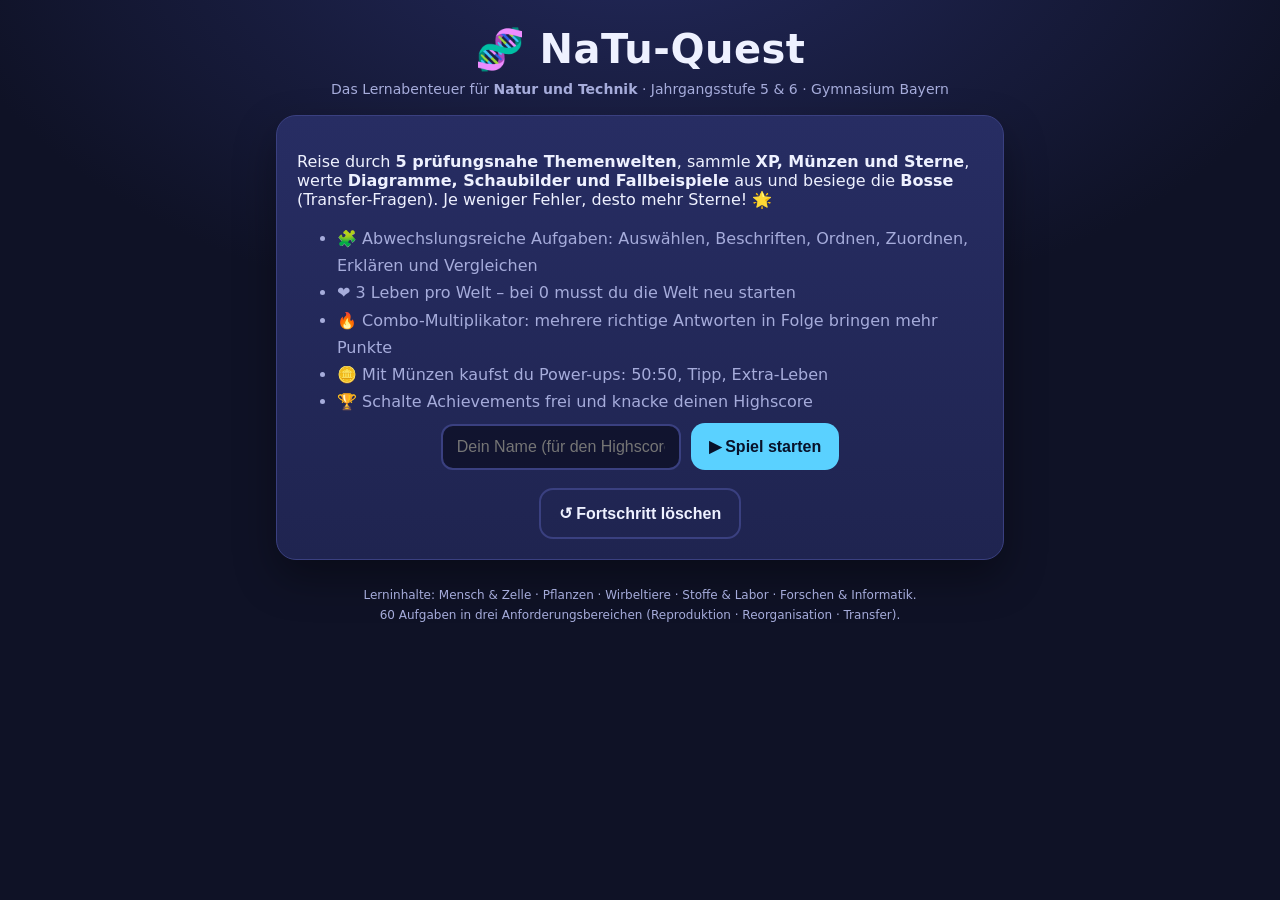
<file: natu-quest/index.html>
<!DOCTYPE html>
<html lang="de">
<head>
<meta charset="UTF-8">
<meta name="viewport" content="width=device-width, initial-scale=1.0">
<title>NaTu-Quest – Das NuT-Lernabenteuer (Jgst. 5/6)</title>
<style>
  :root{
    --bg:#0f1226; --bg2:#181c3a; --card:#1f2450; --card2:#272d63;
    --ink:#eef1ff; --muted:#a6acdb; --accent:#5ad1ff; --accent2:#ffd34d;
    --good:#37d67a; --bad:#ff5d6c; --line:#3a4080;
    --w0:#ff7a8a; --w1:#5fd97a; --w2:#ffb14d; --w3:#7aa2ff; --w4:#c58bff;
  }
  *{box-sizing:border-box;-webkit-tap-highlight-color:transparent}
  body{margin:0;font-family:"Segoe UI",system-ui,Arial,sans-serif;
    background:radial-gradient(1200px 700px at 50% -10%,#23295c,#0f1226 60%);
    color:var(--ink);min-height:100vh;overflow-x:hidden}
  .wrap{max-width:760px;margin:0 auto;padding:18px 16px 60px}
  .sr-only{position:absolute;width:1px;height:1px;overflow:hidden;clip:rect(0,0,0,0)}
  h1{font-size:clamp(26px,6vw,40px);margin:.2em 0;letter-spacing:.5px}
  .tag{color:var(--muted);font-size:14px}
  .btn{cursor:pointer;border:none;border-radius:14px;padding:14px 18px;font-size:16px;
    font-weight:700;color:#08122a;background:var(--accent);transition:.12s transform,.12s filter;}
  .btn:hover{filter:brightness(1.08)} .btn:active{transform:translateY(2px)}
  .btn:disabled{opacity:.4;cursor:default;transform:none;filter:none}
  .btn.alt{background:var(--accent2)}
  .btn.ghost{background:transparent;color:var(--ink);border:2px solid var(--line)}
  .card{background:linear-gradient(180deg,var(--card2),var(--card));border:1px solid var(--line);
    border-radius:20px;padding:20px;box-shadow:0 18px 40px rgba(0,0,0,.35)}
  .hidden{display:none!important}
  /* HUD */
  .hud{display:flex;flex-wrap:wrap;gap:10px;align-items:center;margin-bottom:14px;font-size:14px}
  .pill{background:var(--card);border:1px solid var(--line);border-radius:999px;padding:7px 12px;font-weight:700;display:flex;gap:6px;align-items:center}
  .hearts{letter-spacing:2px;font-size:18px}
  .bar{height:10px;background:#11132c;border-radius:999px;overflow:hidden;flex:1;min-width:120px;border:1px solid var(--line)}
  .bar>i{display:block;height:100%;background:linear-gradient(90deg,var(--accent),var(--accent2));width:0;transition:width .3s}
  /* world map */
  .worlds{display:grid;grid-template-columns:1fr 1fr;gap:14px;margin-top:18px}
  @media(max-width:560px){.worlds{grid-template-columns:1fr}}
  .world{position:relative;border-radius:18px;padding:18px;cursor:pointer;color:#08122a;font-weight:700;
    border:2px solid rgba(255,255,255,.25);transition:.12s transform}
  .world:hover{transform:translateY(-3px)} .world.locked{filter:grayscale(.7) brightness(.7);cursor:not-allowed}
  .world small{display:block;font-weight:600;opacity:.85;margin-top:4px;font-size:13px}
  .world .stars{font-size:18px;margin-top:8px;color:#fff;text-shadow:0 1px 2px rgba(0,0,0,.4)}
  .w0{background:var(--w0)} .w1{background:var(--w1)} .w2{background:var(--w2)} .w3{background:var(--w3)} .w4{background:var(--w4)}
  /* question */
  .qmeta{display:flex;justify-content:space-between;color:var(--muted);font-size:13px;margin-bottom:8px}
  .abtag{padding:3px 10px;border-radius:999px;font-weight:700}
  .ab1{background:#1d5b3a;color:#aef5c8}.ab2{background:#5b4a1d;color:#ffe4a3}.ab3{background:#5b1d4a;color:#ffb3e6}
  .qtext{font-size:clamp(18px,4.5vw,23px);font-weight:700;line-height:1.35;margin:6px 0 16px}
  .ans{display:grid;gap:10px}
  .opt{text-align:left;background:var(--card);border:2px solid var(--line);color:var(--ink);
    border-radius:14px;padding:14px 16px;font-size:16px;cursor:pointer;transition:.1s}
  .opt:hover{border-color:var(--accent)} .opt:active{transform:translateY(1px)}
  .opt.sel{border-color:var(--accent2);background:#2c3470}
  .opt.correct{border-color:var(--good);background:#143a26}
  .opt.wrong{border-color:var(--bad);background:#3a1620}
  .opt.dim{opacity:.4}
  .opt.disabled{pointer-events:none}
  .feedback{margin-top:14px;padding:14px;border-radius:14px;border:1px solid var(--line);background:#11142f;font-size:15px;line-height:1.45}
  .feedback b{color:var(--accent2)}
  .combo{position:fixed;top:18px;left:50%;transform:translateX(-50%);font-weight:900;font-size:26px;
    color:var(--accent2);text-shadow:0 2px 10px rgba(0,0,0,.5);pointer-events:none;opacity:0;transition:.3s}
  .combo.show{opacity:1;animation:pop .5s}
  @keyframes pop{0%{transform:translateX(-50%) scale(.5)}50%{transform:translateX(-50%) scale(1.25)}100%{transform:translateX(-50%) scale(1)}}
  /* powerups */
  .powers{display:flex;gap:8px;flex-wrap:wrap;margin-top:16px}
  .pw{flex:1;min-width:120px;border:1px solid var(--line);background:var(--card);border-radius:12px;padding:10px;cursor:pointer;text-align:center;font-size:13px;font-weight:700;transition:.1s}
  .pw:hover{border-color:var(--accent2)} .pw .cost{display:block;color:var(--accent2);font-size:12px;margin-top:2px}
  .pw.disabled{opacity:.4;pointer-events:none}
  /* summary / achievements */
  .stars-big{font-size:48px;text-align:center;margin:10px 0;color:var(--accent2)}
  .badges{display:grid;grid-template-columns:repeat(auto-fill,minmax(110px,1fr));gap:10px;margin-top:12px}
  .badge{background:var(--card);border:1px solid var(--line);border-radius:14px;padding:12px;text-align:center;font-size:13px;font-weight:700}
  .badge.off{opacity:.3}.badge .ic{font-size:26px;display:block}
  .row{display:flex;gap:10px;flex-wrap:wrap;margin-top:18px}
  .center{text-align:center}
  canvas#cf{position:fixed;inset:0;pointer-events:none;z-index:50}
  .footer{margin-top:26px;color:var(--muted);font-size:12px;text-align:center;line-height:1.6}
  a{color:var(--accent)}
  .nameField{display:flex;gap:10px;align-items:center;justify-content:center;flex-wrap:wrap;margin:6px 0 14px}
  .nameField input{background:#11142f;border:2px solid var(--line);color:var(--ink);border-radius:12px;
    padding:12px 14px;font-size:16px;width:240px;max-width:70vw}
  .nameField input:focus{outline:none;border-color:var(--accent)}
  table.lb{width:100%;border-collapse:collapse;font-size:15px}
  table.lb th,table.lb td{padding:9px 6px;border-bottom:1px solid var(--line);text-align:left}
  table.lb th{color:var(--muted);font-weight:700}
  table.lb td.num,table.lb th.num{text-align:right;font-variant-numeric:tabular-nums}
  .rank{font-weight:900;font-size:17px}
  tr.me td{background:#243066}
  /* interactive task formats */
  .opdesc{color:var(--muted);font-size:13.5px;margin:-6px 0 12px;line-height:1.4}
  .chip{display:inline-flex;align-items:center;background:var(--card);border:2px solid var(--line);color:var(--ink);
    border-radius:999px;padding:9px 14px;font-size:15px;cursor:pointer;transition:.1s;user-select:none}
  .chip:hover{border-color:var(--accent)} .chip.sel{border-color:var(--accent2);background:#2c3470}
  .chip.correct{border-color:var(--good);background:#143a26}.chip.wrong{border-color:var(--bad);background:#3a1620}
  .chip.used{opacity:.3;pointer-events:none}
  .pool{display:flex;flex-wrap:wrap;gap:6px;margin:6px 0 12px;min-height:40px;padding:6px;border-radius:12px;background:#11142f}
  .zones{display:grid;gap:10px} .zones.two{grid-template-columns:1fr 1fr} .zones.three{grid-template-columns:1fr 1fr 1fr}
  @media(max-width:560px){.zones.three{grid-template-columns:1fr}.zones.two{grid-template-columns:1fr}}
  .zone{border:2px dashed var(--line);border-radius:14px;padding:10px;min-height:84px}
  .zone h4{margin:0 0 8px;font-size:14px;color:var(--accent);text-align:center}
  .zone.mid h4{color:var(--accent2)}
  .zone .drop{display:flex;flex-wrap:wrap;gap:6px;justify-content:center}
  .seqbox{display:flex;flex-wrap:wrap;gap:6px;align-items:center;border:2px dashed var(--line);
    border-radius:14px;padding:10px;min-height:50px;margin-bottom:6px}
  .seqbox .ph{color:var(--muted);font-size:14px}
  .seqitem{display:inline-flex;align-items:center;background:#2c3470;border:1px solid var(--line);
    border-radius:10px;padding:8px 12px;font-size:14px;cursor:pointer}
  .seqitem b{color:var(--accent2);margin-right:7px}
  .seqitem.correct{border-color:var(--good)}.seqitem.wrong{border-color:var(--bad)}
  .slots{display:grid;gap:8px;margin:10px 0}
  .slot{display:flex;align-items:center;gap:10px;border:2px solid var(--line);border-radius:12px;padding:11px 13px;cursor:pointer}
  .slot.sel{border-color:var(--accent2)} .slot .num{font-weight:900;color:var(--accent2);min-width:22px}
  .slot .val{color:var(--muted);flex:1} .slot .val.filled{color:var(--ink);font-weight:700}
  .slot.correct{border-color:var(--good)}.slot.wrong{border-color:var(--bad)}
  .diagram{display:flex;justify-content:center;margin:4px 0 10px}
  .diagram svg,.diagram img{max-width:100%;height:auto;background:#fff;border-radius:14px;border:1px solid var(--line)}
  .media{margin:4px 0 14px}
  .media img{display:block;max-width:100%;height:auto;margin:0 auto;background:#fff;border:1px solid var(--line);border-radius:14px}
  .media figcaption{color:var(--muted);font-size:13px;line-height:1.35;margin-top:6px;text-align:center}
  .labelpic{position:relative;display:inline-block;line-height:0}
  .labelpic img{display:block}
  .marker{position:absolute;transform:translate(-50%,-50%);width:28px;height:28px;border-radius:999px;
    display:grid;place-items:center;background:var(--accent2);color:#08122a;border:2px solid #08122a;
    font-weight:900;font-size:15px;box-shadow:0 2px 8px rgba(0,0,0,.35);line-height:1}
  .epart{margin:12px 0;padding:12px 14px;border:1px solid var(--line);border-radius:12px;background:#11142f}
  .epart .pq{font-weight:700;margin-bottom:9px}
  .claim{background:#11142f;border-left:4px solid var(--accent2);border-radius:8px;padding:10px 13px;margin-bottom:6px;font-size:15.5px}
</style>
</head>
<body>
<h2 class="sr-only">NaTu-Quest: ein Lernquiz-Spiel für das Fach Natur und Technik der 5. und 6. Klasse mit fünf Themenwelten, Punkten, Leben und Power-ups.</h2>
<div class="combo" id="combo"></div>
<canvas id="cf"></canvas>
<div class="wrap">

  <!-- ===== START ===== -->
  <div id="start">
    <div class="center">
      <h1>🧬 NaTu-Quest</h1>
      <div class="tag">Das Lernabenteuer für <b>Natur und Technik</b> · Jahrgangsstufe 5 & 6 · Gymnasium Bayern</div>
    </div>
    <div class="card" style="margin-top:18px">
      <p>Reise durch <b>5 prüfungsnahe Themenwelten</b>, sammle <b>XP, Münzen und Sterne</b>, werte <b>Diagramme, Schaubilder und Fallbeispiele</b> aus und besiege die <b>Bosse</b> (Transfer-Fragen). Je weniger Fehler, desto mehr Sterne! 🌟</p>
      <ul style="color:var(--muted);line-height:1.7;margin:8px 0">
        <li>🧩 Abwechslungsreiche Aufgaben: Auswählen, Beschriften, Ordnen, Zuordnen, Erklären und Vergleichen</li>
        <li>❤️ 3 Leben pro Welt – bei 0 musst du die Welt neu starten</li>
        <li>🔥 Combo-Multiplikator: mehrere richtige Antworten in Folge bringen mehr Punkte</li>
        <li>🪙 Mit Münzen kaufst du Power-ups: 50:50, Tipp, Extra-Leben</li>
        <li>🏆 Schalte Achievements frei und knacke deinen Highscore</li>
      </ul>
      <div class="nameField">
        <input id="playerName" type="text" maxlength="20" placeholder="Dein Name (für den Highscore)"
               onkeydown="if(event.key==='Enter')startGame()">
        <button class="btn" onclick="startGame()">▶ Spiel starten</button>
      </div>
      <div class="row" style="justify-content:center">
        <button class="btn ghost" onclick="resetAll()">↺ Fortschritt löschen</button>
      </div>
    </div>
    <div class="footer">
      Lerninhalte: Mensch & Zelle · Pflanzen · Wirbeltiere · Stoffe & Labor · Forschen & Informatik.<br>
      60 Aufgaben in drei Anforderungsbereichen (Reproduktion · Reorganisation · Transfer).
    </div>
  </div>

  <!-- ===== MAP ===== -->
  <div id="map" class="hidden">
    <div class="hud">
      <span class="pill">👤 <span id="mPlayer">–</span></span>
      <span class="pill">⭐ <span id="mTotalStars">0</span>/15</span>
      <span class="pill">🏅 Level <span id="mLevel">1</span></span>
      <span class="pill">🪙 <span id="mCoins">0</span></span>
      <span class="pill">🏆 Rekord <span id="mHigh">0</span></span>
    </div>
    <h1 style="font-size:26px">🗺️ Wähle deine Welt</h1>
    <div class="worlds" id="worldGrid"></div>
    <div class="row">
      <button class="btn ghost" onclick="show('start')">‹ Spieler wechseln</button>
      <button class="btn alt" onclick="renderBoard()">🏆 Klassen-Highscore</button>
      <button class="btn alt" onclick="showAch()">🎖️ Achievements</button>
    </div>
  </div>

  <!-- ===== GAME ===== -->
  <div id="game" class="hidden">
    <div class="hud">
      <span class="pill" id="hWorld">Welt</span>
      <span class="pill hearts" id="hHearts">❤️❤️❤️</span>
      <span class="pill">🪙 <span id="hCoins">0</span></span>
      <span class="pill">🔥 x<span id="hMult">1</span></span>
      <span class="pill">⭐ <span id="hScore">0</span></span>
    </div>
    <div class="bar"><i id="hBar"></i></div>
    <div class="card" style="margin-top:14px">
      <div class="qmeta">
        <span>Frage <span id="qIdx">1</span>/<span id="qTot">12</span></span>
        <span class="abtag" id="qAb">AB1</span>
      </div>
      <div class="qtext" id="qText">…</div>
      <div class="opdesc hidden" id="qOp"></div>
      <div class="ans" id="qAns"></div>
      <div class="row hidden" id="checkRow">
        <button class="btn alt" id="checkBtn" onclick="checkTask()">✓ Prüfen</button>
      </div>
      <div class="feedback hidden" id="qFb"></div>
      <div class="powers" id="powers"></div>
      <div class="row hidden" id="nextRow">
        <button class="btn" id="nextBtn" onclick="nextQ()">Weiter ›</button>
      </div>
    </div>
    <div class="row">
      <button class="btn ghost" onclick="quitWorld()">⟵ Welt verlassen</button>
    </div>
  </div>

  <!-- ===== SUMMARY ===== -->
  <div id="summary" class="hidden">
    <div class="card center">
      <h1 id="sumTitle">Welt geschafft!</h1>
      <div class="stars-big" id="sumStars">⭐⭐⭐</div>
      <p id="sumText"></p>
      <div class="hud" style="justify-content:center">
        <span class="pill">⭐ Punkte: <span id="sumScore">0</span></span>
        <span class="pill">✅ Richtig: <span id="sumRight">0</span></span>
        <span class="pill">🪙 +<span id="sumCoins">0</span></span>
        <span class="pill">🏆 Platz <span id="sumRank">–</span></span>
      </div>
      <div class="row" style="justify-content:center">
        <button class="btn" onclick="goMap()">🗺️ Zur Karte</button>
        <button class="btn alt" onclick="replayWorld()">↺ Nochmal</button>
        <button class="btn ghost" onclick="renderBoard()">🏆 Highscore</button>
      </div>
    </div>
  </div>

  <!-- ===== ACHIEVEMENTS ===== -->
  <div id="ach" class="hidden">
    <h1 style="font-size:26px">🏆 Achievements</h1>
    <div class="card">
      <div class="badges" id="badgeGrid"></div>
    </div>
    <div class="row"><button class="btn ghost" onclick="goMap()">‹ Zurück</button></div>
  </div>

  <!-- ===== KLASSEN-HIGHSCORE ===== -->
  <div id="board" class="hidden">
    <h1 style="font-size:26px">🏆 Klassen-Highscore</h1>
    <div class="card">
      <p class="tag" style="margin-top:0">Gewertet wird nach Sternen (max. 15), dann nach Gesamtpunkten. Es zählt die jeweils beste Leistung pro Welt.</p>
      <div id="lbEmpty" class="center" style="color:var(--muted);padding:14px 0">Noch keine Einträge – spiel eine Welt zu Ende!</div>
      <div style="overflow-x:auto"><table class="lb" id="lbTable"></table></div>
    </div>
    <div class="row">
      <button class="btn ghost" onclick="goMap()">‹ Zurück</button>
      <button class="btn ghost" onclick="clearBoard()">🗑️ Highscore leeren</button>
    </div>
  </div>

</div>
<script>
/* ====================== DATEN ====================== */
const WORLDS = [
  {name:"Körper & Zelle", emoji:"🫀", cls:"w0", desc:"Mensch, Zellen, Blut, Skelett, Verdauung"},
  {name:"Pflanzenreich", emoji:"🌱", cls:"w1", desc:"Pflanzenzelle, Photosynthese, Bestäubung"},
  {name:"Tierreich", emoji:"🐸", cls:"w2", desc:"Die fünf Wirbeltierklassen"},
  {name:"Stoffe & Labor", emoji:"🧪", cls:"w3", desc:"Aggregatzustände, Nachweise, Geräte"},
  {name:"Forscher & Code", emoji:"🔬", cls:"w4", desc:"NaWi-Arbeiten, Diagramme, Informatik"}
];

/* Aufgaben-Modell. Felder:
   w: Welt | ab: Anforderungsbereich (1/2/3) | type: Format | op: Operator-Label | tip | erkl | boss?
   mc:      a:[…], c:Index der richtigen Antwort
   order:   items:[…] in KORREKTER Reihenfolge (wird gemischt dargestellt)
   sort:    cats:[…], items:[{t,cat}]  (Karten in Gruppen einsortieren)
   compare: left,right, items:[{t,cat}] cat 0=nur links,1=beides,2=nur rechts
   label:   svg, slots:[{n,term}] (Begriffe ins Schaubild einsetzen)
   explain: claim, parts:[{q,a:[…],c}] (Erklärung mit Begründung + Beispiel) */
const Q = [
/* ============ WELT 0: Körper & Zelle ============ */
{w:0,ab:1,type:"label",op:"Benennen",q:"Beschrifte das Skelett.",tip:"Kopf oben, Rumpf in der Mitte, dann Arme und Beine.",erkl:"Das Skelett gliedert sich in Kopfskelett (Schädel), Rumpfskelett (u. a. Wirbelsäule, Brustkorb), Armskelett und Beinskelett.",
  svg:"<svg viewBox='0 0 260 280' xmlns='http://www.w3.org/2000/svg'><g fill='none' stroke='#a6acdb' stroke-width='3' stroke-linecap='round'><circle cx='130' cy='38' r='22'/><line x1='130' y1='60' x2='130' y2='150'/><line x1='105' y1='80' x2='155' y2='80'/><line x1='130' y1='80' x2='90' y2='130'/><line x1='130' y1='80' x2='170' y2='130'/><line x1='130' y1='150' x2='105' y2='240'/><line x1='130' y1='150' x2='155' y2='240'/></g><g font-family='Segoe UI,Arial' font-size='15' font-weight='700'><circle cx='185' cy='38' r='13' fill='#ffd34d'/><text x='185' y='43' text-anchor='middle' fill='#08122a'>1</text><circle cx='95' cy='110' r='13' fill='#ffd34d'/><text x='95' y='115' text-anchor='middle' fill='#08122a'>2</text><circle cx='185' cy='125' r='13' fill='#ffd34d'/><text x='185' y='130' text-anchor='middle' fill='#08122a'>3</text><circle cx='95' cy='235' r='13' fill='#ffd34d'/><text x='95' y='240' text-anchor='middle' fill='#08122a'>4</text></g></svg>",
  slots:[{n:1,term:"Kopfskelett"},{n:2,term:"Rumpfskelett"},{n:3,term:"Armskelett"},{n:4,term:"Beinskelett"}]},
{w:0,ab:1,type:"order",op:"Ordnen",q:"Ordne die Reiz-Reaktions-Kette in der richtigen Reihenfolge.",items:["Reiz","Sinnesorgan","Nerven","Gehirn","Reaktion"],tip:"Erst wird der Reiz aufgenommen, ganz am Ende erfolgt die Reaktion.",erkl:"Im Sinnesorgan wird der Reiz in elektrische Signale umgewandelt, über Nerven zum Gehirn geleitet, dort verarbeitet – daraus folgt die Reaktion."},
{w:0,ab:1,type:"order",op:"Ordnen",q:"Ordne den Weg der Nahrung durch den Körper.",items:["Mund","Speiseröhre","Magen","Dünndarm","Aufnahme ins Blut"],tip:"Wo beginnt die Verdauung, wo werden die Teilchen aufgenommen?",erkl:"Die Nahrung wird vom Mund über Speiseröhre und Magen zerlegt; im Dünndarm werden die kleinen Teilchen ins Blut aufgenommen."},
{w:0,ab:1,type:"sort",op:"Zuordnen",q:"Ordne die Knochen dem richtigen Skelettbereich zu.",cats:["Armskelett","Beinskelett"],items:[{t:"Elle",cat:0},{t:"Speiche",cat:0},{t:"Oberarmknochen",cat:0},{t:"Schienbein",cat:1},{t:"Wadenbein",cat:1},{t:"Oberschenkelknochen",cat:1}],tip:"Elle und Speiche sitzen im Unterarm.",erkl:"Armskelett: Oberarmknochen, Elle, Speiche, Handknochen. Beinskelett: Oberschenkelknochen, Schienbein, Wadenbein, Fußknochen."},
{w:0,ab:1,type:"mc",op:"Auswählen",q:"Wähle aus: Welcher Bestandteil kommt NUR in pflanzlichen Zellen vor?",a:["Chloroplast","Zellkern","Zellmembran","Zellplasma"],c:0,tip:"Er enthält den grünen Farbstoff.",erkl:"Chloroplasten (sowie Zellwand und große Vakuole) sind typisch pflanzlich. Zellkern, Zellmembran und Zellplasma haben beide Zelltypen."},
{w:0,ab:1,type:"mc",op:"Auswählen",q:"Wähle aus: Was reagiert bei der Zellatmung miteinander?",a:["Traubenzucker und Sauerstoff","Kohlenstoffdioxid und Wasser","Stärke und Kalk","Fett und Licht"],c:0,tip:"Das Gegenteil der Photosynthese.",erkl:"Traubenzucker + Sauerstoff → Kohlenstoffdioxid + Wasser. Dabei wird nutzbare Energie frei."},
{w:0,ab:2,type:"explain",op:"Erklären",q:"Erkläre das Gegenspielerprinzip der Muskeln.",claim:"Ein Muskel allein kann ein Gelenk nicht hin- und zurückbewegen.",parts:[
  {q:"Begründung – warum ist das so?",a:["Weil ein Muskel sich nur zusammenziehen, aber nicht selbst wieder strecken kann","Weil ein Muskel zu schwach ist","Weil ein Muskel keinen Sauerstoff bekommt"],c:0},
  {q:"Wähle das passende Beispiel:",a:["Beuger und Strecker am Oberarm (Bizeps/Trizeps)","Herz und Lunge","Magen und Darm"],c:0}],
  tip:"Anspannen geht, selbst strecken nicht.",erkl:"Ein Muskel kann sich nur anspannen. Zum Zurückbewegen braucht er einen Gegenspieler – z. B. Beuger und Strecker am Arm."},
{w:0,ab:2,type:"explain",op:"Erläutern",q:"Erläutere, warum eine große Oberfläche für den Körper nützlich ist.",claim:"Viele biologische Strukturen besitzen feine Ein- und Ausstülpungen.",parts:[
  {q:"Begründung – wozu dienen sie?",a:["Sie vergrößern die Oberfläche und erleichtern so den Austausch von Stoffen","Sie machen das Organ schwerer","Sie speichern Wärme"],c:0},
  {q:"Wähle ein passendes Beispiel:",a:["Lungenbläschen vergrößern die Fläche für den Gasaustausch","Knochen vergrößern die Fläche zum Laufen","Haare vergrößern die Fläche zum Sehen"],c:0}],
  tip:"Mehr Fläche = mehr Austausch.",erkl:"Eine große Oberfläche erleichtert den Austausch: Lungenbläschen den Gasaustausch, Darmzotten die Nährstoffaufnahme."},
{w:0,ab:2,type:"explain",op:"Erklären",q:"Erkläre, warum du bei Anstrengung schneller atmest.",claim:"Beim Treppensteigen atmest du tiefer und schneller.",parts:[
  {q:"Begründung – warum?",a:["Die Muskelzellen brauchen mehr Sauerstoff für die Zellatmung, um Energie zu gewinnen","Die Lunge wird dauerhaft größer","Das Blut wird dünner"],c:0},
  {q:"Was wird dabei in den Zellen umgesetzt?",a:["Traubenzucker und Sauerstoff","Stärke und Kalk","Wasser und Licht"],c:0}],
  tip:"Bewegung kostet Energie aus der Zellatmung.",erkl:"Bewegung verbraucht Energie. Die liefert die Zellatmung (Traubenzucker + Sauerstoff). Mehr Bedarf → schnelleres Atmen."},
{w:0,ab:2,type:"explain",op:"Erklären",q:"Erkläre, wozu der Blutkreislauf dient.",claim:"Das Herz pumpt unermüdlich Blut durch den ganzen Körper.",parts:[
  {q:"Begründung – warum ist das nötig?",a:["Damit alle Körperzellen mit Nährstoffen und Sauerstoff versorgt werden","Damit der Körper warm aussieht","Damit man schneller wächst"],c:0},
  {q:"Welche zwei Kreisläufe gehören dazu?",a:["Lungen- und Körperkreislauf","Magen- und Darmkreislauf","Arm- und Beinkreislauf"],c:0}],
  tip:"Versorgung der Zellen.",erkl:"Der doppelte Blutkreislauf (Lungen- + Körperkreislauf) versorgt über das Herz alle Zellen mit Nährstoffen und Sauerstoff."},
{w:0,ab:2,type:"mc",op:"Erklären",q:"Erkläre: Wo werden die meisten Nährstoff-Teilchen ins Blut aufgenommen – und warum dort?",a:["Im Dünndarm, weil dort die Darmzotten die Oberfläche stark vergrößern","Im Magen, weil dort die Magensäure ist","Im Mund, weil dort gekaut wird","In der Speiseröhre, weil sie lang ist"],c:0,tip:"Wo sitzen die Darmzotten?",erkl:"Im Dünndarm vergrößern Darmzotten die Oberfläche – dadurch werden dort die meisten Nährstoff-Teilchen ins Blut aufgenommen."},
{w:0,ab:3,type:"judge",op:"Bewerten",boss:true,q:"Bewerte eine Aussage über Sport.",
  scenario:"Ein Kind sagt: „Sport ist schlecht für den Körper, weil man dabei außer Atem kommt.“",
  verdict:{q:"Stimmt diese Aussage?",a:["Nein, die Aussage ist falsch","Ja, die Aussage stimmt"],c:0},
  reason:{q:"Wähle die passenden Begründungen:",a:[
    "Beim Sport brauchen die Muskelzellen mehr Sauerstoff für die Zellatmung – schnelleres Atmen versorgt sie",
    "Schnelleres Atmen und Herzschlagen versorgt den Körper besser mit Sauerstoff und Nährstoffen",
    "Außer Atem zu kommen schädigt die Lunge dauerhaft",
    "Beim Sport hört die Zellatmung auf"],correct:[0,1]},
  tip:"Warum atmet man bei Anstrengung schneller?",erkl:"Außer Atem zu kommen ist normal: Die Muskeln brauchen bei Anstrengung mehr Sauerstoff für die Zellatmung. Schnelleres Atmen und Herzschlagen liefert ihn – Sport schadet dem Körper dadurch nicht."},

/* ============ WELT 1: Pflanzenreich ============ */
{w:1,ab:1,type:"label",op:"Benennen",q:"Beschrifte die Organe der Pflanze.",tip:"Von oben nach unten: Fortpflanzung, Photosynthese, Transport, Verankerung.",erkl:"Blüte (Fortpflanzung), Blatt (Photosynthese), Sprossachse (Transport), Wurzel (Verankerung/Wasseraufnahme).",
  svg:"<svg viewBox='0 0 260 280' xmlns='http://www.w3.org/2000/svg'><g fill='none' stroke='#5fd97a' stroke-width='3' stroke-linecap='round'><circle cx='130' cy='40' r='16' fill='#ffb6c1' stroke='#ff7a8a'/><line x1='130' y1='56' x2='130' y2='210'/><path d='M130 110 q-45 -12 -60 -40'/><path d='M130 150 q45 -12 60 -40'/><path d='M130 210 q-20 30 -45 40 M130 210 q20 30 45 40 M130 210 v45'/></g><g font-family='Segoe UI,Arial' font-size='15' font-weight='700'><circle cx='168' cy='40' r='13' fill='#ffd34d'/><text x='168' y='45' text-anchor='middle' fill='#08122a'>1</text><circle cx='52' cy='66' r='13' fill='#ffd34d'/><text x='52' y='71' text-anchor='middle' fill='#08122a'>2</text><circle cx='160' cy='150' r='13' fill='#ffd34d'/><text x='160' y='155' text-anchor='middle' fill='#08122a'>3</text><circle cx='130' cy='265' r='13' fill='#ffd34d'/><text x='130' y='270' text-anchor='middle' fill='#08122a'>4</text></g></svg>",
  slots:[{n:1,term:"Blüte"},{n:2,term:"Blatt"},{n:3,term:"Sprossachse"},{n:4,term:"Wurzel"}]},
{w:1,ab:1,type:"sort",op:"Zuordnen",q:"Ordne jede Aufgabe dem richtigen Pflanzenorgan zu.",cats:["Blatt","Wurzel"],items:[{t:"Photosynthese",cat:0},{t:"Verdunstung von Wasser",cat:0},{t:"Gasaustausch",cat:0},{t:"Verankerung im Boden",cat:1},{t:"Aufnahme von Wasser",cat:1},{t:"Aufnahme von Mineralsalzen",cat:1}],tip:"Was passiert oben im Licht, was unten im Boden?",erkl:"Blatt: Photosynthese, Verdunstung, Gasaustausch. Wurzel: Verankerung sowie Aufnahme von Wasser und Mineralsalzen."},
{w:1,ab:1,type:"order",op:"Ordnen",q:"Ordne die Schritte der Keimung eines Bohnensamens.",items:["Samen in feuchter Erde","Samen nimmt Wasser auf","Samenschale platzt","Pflanzenembryo beginnt zu wachsen","Keimling durchbricht die Erde"],tip:"Zuerst muss Wasser in den trockenen Samen.",erkl:"Der trockene Samen nimmt Wasser auf, die Schale platzt, der Embryo wächst (Keimung) und der Keimling kommt ans Licht."},
{w:1,ab:1,type:"mc",op:"Auswählen",q:"Wähle aus: Welcher Farbstoff ist für die Photosynthese nötig?",a:["Chlorophyll","Hämoglobin","Lugol","Melanin"],c:0,tip:"Er macht Pflanzen grün.",erkl:"Chlorophyll in den Zellen grüner Pflanzen ist für die Photosynthese notwendig."},
{w:1,ab:1,type:"mc",op:"Auswählen",q:"Wähle aus: Was versteht man unter Bestäubung?",a:["Übertragung der Pollenkörner auf die Narbe des Fruchtblatts","Verschmelzung von Eizelle und Spermienzelle","Aufnahme von Wasser durch die Wurzel","Abgabe von Sauerstoff durch das Blatt"],c:0,tip:"Pollen reisen zur Narbe.",erkl:"Bestäubung = Übertragung der in den Staubblättern gebildeten Pollenkörner auf die Narbe des Fruchtblatts."},
{w:1,ab:1,type:"sort",op:"Zuordnen",q:"Ordne die Stoffe richtig zu: Was geht in die Photosynthese hinein, was kommt heraus?",cats:["Edukte (hinein)","Produkte (heraus)"],items:[{t:"Kohlenstoffdioxid",cat:0},{t:"Wasser",cat:0},{t:"Traubenzucker",cat:1},{t:"Sauerstoff",cat:1}],tip:"Licht liefert die Energie; die Pflanze baut Zucker auf.",erkl:"Photosynthese: Kohlenstoffdioxid + Wasser → (mit Licht) → Traubenzucker + Sauerstoff."},
{w:1,ab:2,type:"explain",op:"Erklären",q:"Erkläre, warum windbestäubte Blüten so viele Pollen bilden.",claim:"Gräser bilden riesige Mengen feiner, leichter Pollenkörner.",parts:[
  {q:"Begründung – warum so viele?",a:["Weil der Wind die Pollen ungezielt verteilt – die Treffsicherheit ist gering","Weil Pollen schwer sind","Weil Tiere sie sonst fressen"],c:0},
  {q:"Womit locken dagegen tierbestäubte Blüten?",a:["Mit auffälligen Blüten, Duft und Nektar","Mit sehr vielen leichten Pollen","Mit Dornen"],c:0}],
  tip:"Wind zielt nicht – Tiere schon eher.",erkl:"Windbestäubte Blüten bilden viele Pollen, weil der Wind ungezielt verteilt. Tierbestäubte Blüten locken stattdessen mit Duft, Farbe und Nektar."},
{w:1,ab:2,type:"explain",op:"Erläutern",q:"Erläutere die Aufgabe der Wurzel.",claim:"Eine Pflanze steht fest im Boden und bekommt doch Wasser.",parts:[
  {q:"Welche zwei Aufgaben hat die Wurzel?",a:["Verankerung der Pflanze und Aufnahme von Wasser und Mineralsalzen","Photosynthese und Fortpflanzung","Transport und Verdunstung"],c:0},
  {q:"Beispiel – was passiert beim Gießen?",a:["Die Wurzel nimmt das Wasser mit gelösten Mineralsalzen auf","Die Wurzel betreibt Photosynthese","Die Wurzel bildet Pollen"],c:0}],
  tip:"Sie steckt im Boden.",erkl:"Die Wurzel verankert die Pflanze und nimmt Wasser samt gelöster Mineralsalze auf – z. B. beim Gießen."},
{w:1,ab:2,type:"mc",op:"Erklären",q:"Erkläre: Warum braucht eine Pflanze das Blatt unbedingt?",a:["Weil im Blatt die Photosynthese stattfindet, die Traubenzucker als Energiequelle liefert","Weil das Blatt die Pflanze im Boden verankert","Weil das Blatt die Pollen bildet","Weil das Blatt Wasser pumpt"],c:0,tip:"Wo wird es grün und flach?",erkl:"Im Blatt findet die Photosynthese statt – sie liefert den Traubenzucker, aus dem die Pflanze Energie gewinnt."},
{w:1,ab:2,type:"mc",op:"Erklären",q:"Erkläre, was bei der Keimung passiert und welche Bedingungen nötig sind.",a:["Der Embryo beginnt zu wachsen, sobald Wasser, Wärme und Luft vorhanden sind","Der Samen wächst nur in völliger Dunkelheit ohne Wasser","Der Samen braucht nur Dünger","Der Samen keimt nur bei Kälte"],c:0,tip:"Im trockenen Samen ist fast kein Wasser.",erkl:"Unter geeigneten Bedingungen (Wasser, Wärme, Luft) beginnt der Pflanzenembryo zu wachsen – das ist die Keimung. Das Nährgewebe versorgt ihn anfangs."},
{w:1,ab:2,type:"explain",op:"Erklären",q:"Erkläre, warum eine Pflanze im Dunkeln eingeht.",claim:"Eine gesunde Topfpflanze steht wochenlang im dunklen Keller und stirbt.",parts:[
  {q:"Begründung – warum?",a:["Ohne Licht keine Photosynthese – die Pflanze stellt keinen Traubenzucker als Energie mehr her","Im Keller gibt es zu viel Sauerstoff","Pflanzen brauchen ständig Tierbestäubung"],c:0},
  {q:"Was würde der Pflanze helfen?",a:["Sie ans Licht (z. B. ans Fenster) stellen","Sie tiefer in den Keller stellen","Ihr die Blätter entfernen"],c:0}],
  tip:"Wofür braucht die Photosynthese Licht?",erkl:"Für die Photosynthese ist Licht nötig. Ohne Licht entsteht kein Traubenzucker – der Pflanze fehlt die Energie. Am Licht erholt sie sich."},
{w:1,ab:3,type:"judge",op:"Beurteilen",boss:true,q:"Beurteile, welche Bestäubung besser geeignet ist.",
  scenario:"Eine Obstwiese soll möglichst zuverlässig bestäubt werden.",
  verdict:{q:"Welche Bestäubung ist dafür besser geeignet?",a:["Tierbestäubung","Windbestäubung"],c:0},
  reason:{q:"Wähle die passenden Begründungen:",a:[
    "Tiere fliegen gezielt von Blüte zu Blüte – die Bestäubung ist treffsicher",
    "Blüten locken Bestäuber mit Farbe, Duft und Nektar gezielt an",
    "Beim Wind geht weniger Pollen verloren als bei Tieren",
    "Windbestäubung ist treffsicherer als Tierbestäubung"],correct:[0,1]},
  tip:"Wer trägt den Pollen zielgerichtet – Wind oder Tier?",erkl:"Tierbestäubung ist zuverlässiger: Tiere tragen den Pollen gezielt von Blüte zu Blüte und werden durch Farbe, Duft und Nektar angelockt. Windbestäubung verliert viel Pollen und ist wenig treffsicher."},

/* ============ WELT 2: Tierreich ============ */
{w:2,ab:1,type:"sort",op:"Zuordnen",q:"Ordne die Merkmale der richtigen Wirbeltierklasse zu.",cats:["Fische","Vögel"],items:[{t:"Kiemenatmung",cat:0},{t:"Knochenschuppen",cat:0},{t:"Laich im Wasser",cat:0},{t:"Federn",cat:1},{t:"Lungenatmung",cat:1},{t:"hartschalige Eier",cat:1}],tip:"Wer lebt im Wasser, wer kann fliegen?",erkl:"Fische: Kiemen, Knochenschuppen, Laich. Vögel: Federn, Lungen, hartschalige Eier."},
{w:2,ab:1,type:"sort",op:"Zuordnen",q:"Ordne jede Körperbedeckung der richtigen Klasse zu.",cats:["Vögel","Säugetiere","Reptilien"],items:[{t:"Federn",cat:0},{t:"Haare / Fell",cat:1},{t:"Hornschuppen",cat:2}],tip:"Drei Klassen, drei typische Hüllen.",erkl:"Vögel haben Federn, Säugetiere Haare/Fell, Reptilien Hornschuppen."},
{w:2,ab:1,type:"order",op:"Ordnen",q:"Ordne die Entwicklung eines Frosches (Amphibie).",items:["Laich im Wasser","Kaulquappe mit Kiemen","Beine wachsen","Metamorphose","Frosch mit Lunge"],tip:"Erst Wasser-Larve, dann Umbau zum Landtier.",erkl:"Aus dem Laich schlüpft die Kaulquappe (Kiemen); nach der Metamorphose wird daraus der Frosch, der über Lungen und Haut atmet."},
{w:2,ab:1,type:"mc",op:"Auswählen",q:"Wähle aus: Wie atmen Fische?",a:["Über Kiemen","Über Lungen","Über die Haut","Über Federn"],c:0,tip:"Sie leben dauerhaft im Wasser.",erkl:"Fische atmen über Kiemen und nehmen so den im Wasser gelösten Sauerstoff auf."},
{w:2,ab:1,type:"mc",op:"Auswählen",q:"Wähle aus: Welche Wirbeltierklassen sind thermoregulatorisch (gleichwarm)?",a:["Vögel und Säugetiere","Fische und Amphibien","Reptilien und Fische","Amphibien und Reptilien"],c:0,tip:"Wer hält die Körpertemperatur selbst konstant?",erkl:"Vögel und Säugetiere sind thermoregulatorisch (gleichwarm). Fische, Amphibien und Reptilien sind thermokonform (wechselwarm)."},
{w:2,ab:1,type:"sort",op:"Nennen",q:"Welche Merkmale treffen auf Säugetiere zu? Ordne jede Karte richtig zu.",cats:["Trifft auf Säugetiere zu","Trifft NICHT zu"],items:[{t:"Haare / Fell",cat:0},{t:"Milchdrüsen",cat:0},{t:"Lungenatmung",cat:0},{t:"Kiemenatmung",cat:1},{t:"Federn",cat:1},{t:"legt Laich",cat:1}],tip:"Wie wird der Nachwuchs ernährt?",erkl:"Säugetiere: Haare/Fell, Milchdrüsen, Lungenatmung, gleichwarm, Entwicklung im Mutterleib. Kiemen, Federn und Laich gehören zu anderen Klassen."},
{w:2,ab:2,type:"explain",op:"Erklären",q:"Erkläre, warum Amphibien eine feuchte Haut brauchen.",claim:"Ein Frosch hält sich am liebsten an feuchten Orten auf.",parts:[
  {q:"Begründung – warum feucht?",a:["Weil er auch über die feuchte Haut atmet und sonst austrocknen würde","Weil er sonst nicht springen kann","Weil feuchte Haut wärmer ist"],c:0},
  {q:"Beispiel – wo lebt er deshalb?",a:["In der Nähe von Gewässern und an schattigen, feuchten Plätzen","In trockenem Wüstensand","Hoch oben in der Luft"],c:0}],
  tip:"Die Haut hilft beim Atmen.",erkl:"Amphibien atmen auch über die dünne, feuchte Haut. Trocknet sie aus, funktioniert das nicht – darum leben sie an feuchten Orten."},
{w:2,ab:2,type:"explain",op:"Erläutern",q:"Erläutere den Begriff 'thermoregulatorisch'.",claim:"Ein Spatz bleibt auch im kalten Winter aktiv.",parts:[
  {q:"Was bedeutet thermoregulatorisch?",a:["Das Tier hält seine Körpertemperatur selbst konstant (gleichwarm)","Das Tier passt seine Temperatur der Umgebung an","Das Tier hat immer Fieber"],c:0},
  {q:"Welche Klassen sind so?",a:["Vögel und Säugetiere","Fische und Reptilien","Amphibien und Fische"],c:0}],
  tip:"regulieren = selbst steuern.",erkl:"Thermoregulatorische (gleichwarme) Tiere – Vögel und Säugetiere – halten ihre Körpertemperatur selbst konstant, auch bei Kälte."},
{w:2,ab:2,type:"mc",op:"Erklären",q:"Erkläre, warum eine Kaulquappe Kiemen, ein erwachsener Frosch aber Lungen hat.",a:["Die Kaulquappe lebt im Wasser (Kiemen); nach der Metamorphose lebt der Frosch an Land und atmet über Lunge und Haut","Frösche atmen immer über Kiemen","Kaulquappen haben schon Lungen","Der Frosch atmet über Federn"],c:0,tip:"Lebensraum-Wechsel von Wasser zu Land.",erkl:"Im Wasser nutzt die Kaulquappe Kiemen. Bei der Metamorphose wird sie zum Landtier und atmet über Lungen und Haut."},
{w:2,ab:2,type:"mc",op:"Erklären",q:"Erkläre, warum Reptilien Hornschuppen besitzen.",a:["Die Hornschuppen schützen vor Austrocknung und ermöglichen so das Leben an Land","Hornschuppen helfen beim Schwimmen","Hornschuppen dienen der Photosynthese","Hornschuppen halten die Eier feucht"],c:0,tip:"Was droht an Land ohne Schutz?",erkl:"Hornschuppen schützen Reptilien vor dem Austrocknen – dadurch können sie auch in trockenen Lebensräumen an Land leben."},
{w:2,ab:3,type:"judge",op:"Beurteilen",boss:true,q:"Beurteile eine Fischhaltung.",
  scenario:"In einem Geschäft werden Goldfische in einem kleinen Glas ohne Pflanzen und ohne Pumpe gehalten.",
  verdict:{q:"Ist diese Haltung für Fische geeignet?",a:["Nein, nicht geeignet","Ja, gut geeignet"],c:0},
  reason:{q:"Wähle die passenden Begründungen:",a:[
    "Fische atmen über Kiemen den im Wasser gelösten Sauerstoff – im kleinen Glas wird er knapp",
    "Fische brauchen genügend Wasser und Sauerstoff zum Leben",
    "Fische atmen über Lungen und holen an der Oberfläche Luft",
    "Fische sind gleichwarm und heizen ihr Wasser selbst"],correct:[0,1]},
  tip:"Womit atmen Fische, und woher kommt ihr Sauerstoff?",erkl:"Fische atmen über Kiemen den im Wasser gelösten Sauerstoff. In einem kleinen Glas ohne Pumpe wird der Sauerstoff knapp – die Haltung ist nicht artgerecht."},
{w:2,ab:2,type:"explain",op:"Erklären",q:"Erkläre, warum ein Fisch an Land erstickt.",claim:"Ein Fisch an Land schnappt nach Luft und stirbt bald.",parts:[
  {q:"Begründung – warum?",a:["Seine Kiemen funktionieren nur im Wasser und fallen an der Luft zusammen","Fische haben gar keine Atmungsorgane","An Land gibt es überhaupt keinen Sauerstoff"],c:0},
  {q:"Wie atmen Fische im Wasser?",a:["Über Kiemen nehmen sie den gelösten Sauerstoff auf","Über Lungen wie der Mensch","Über ihre Schuppen"],c:0}],
  tip:"Womit atmen Fische – und wo klappt das nur?",erkl:"Fische atmen über Kiemen den im Wasser gelösten Sauerstoff. An der Luft fallen die Kiemen zusammen und können keinen Sauerstoff mehr aufnehmen – der Fisch erstickt."},

/* ============ WELT 3: Stoffe & Labor ============ */
{w:3,ab:1,type:"sort",op:"Zuordnen",q:"Ordne jedes Laborgerät seiner Funktion zu.",cats:["Messen","Betrachten","Erhitzen"],items:[{t:"Messzylinder",cat:0},{t:"Waage",cat:0},{t:"Thermometer",cat:0},{t:"Lupe",cat:1},{t:"Lichtmikroskop",cat:1},{t:"Gasbrenner",cat:2}],tip:"Womit misst man, womit schaut man, womit macht man heiß?",erkl:"Messen: Messzylinder (Volumen), Waage (Masse), Thermometer (Temperatur). Betrachten: Lupe, Mikroskop. Erhitzen: Gasbrenner."},
{w:3,ab:1,type:"sort",op:"Zuordnen",q:"Ordne jeden Nachweis dem Stoff zu, den er anzeigt.",cats:["Stärke","Kohlenstoffdioxid","Sauerstoff"],items:[{t:"Lugol'sche Lösung (blau-violett)",cat:0},{t:"Kalkwasser trübt sich",cat:1},{t:"Glimmspan flammt auf",cat:2}],tip:"Welche Probe gehört zu welchem Stoff?",erkl:"Lugol → Stärke (blau-violett). Kalkwasser-Trübung → Kohlenstoffdioxid. Aufflammender Glimmspan → Sauerstoff."},
{w:3,ab:1,type:"order",op:"Ordnen",q:"Ordne die Aggregatzustände vom kältesten zum wärmsten.",items:["fest","flüssig","gasförmig"],tip:"Eis → Wasser → Wasserdampf.",erkl:"Mit steigender Temperatur geht ein Stoff von fest über flüssig zu gasförmig über (Schmelz- und Siedetemperatur sind die Grenzen)."},
{w:3,ab:1,type:"mc",op:"Auswählen",q:"Wähle aus: Wie heißt die Temperatur, ab der ein Stoff flüssig wird?",a:["Schmelztemperatur","Siedetemperatur","Gefriertemperatur","Raumtemperatur"],c:0,tip:"Denk an schmelzendes Eis.",erkl:"Ab der Schmelztemperatur geht ein Stoff vom festen in den flüssigen Zustand über."},
{w:3,ab:1,type:"mc",op:"Auswählen",q:"Wähle aus: Womit misst man das Volumen einer Flüssigkeit?",a:["Messzylinder","Waage","Thermometer","Lupe"],c:0,tip:"Das Wort enthält schon 'Mess'.",erkl:"Der Messzylinder misst Volumen, die Waage die Masse, das Thermometer die Temperatur."},
{w:3,ab:1,type:"sort",op:"Zuordnen",q:"Ordne jeden Übergang dem richtigen Vorgang zu.",cats:["Schmelzen","Sieden"],items:[{t:"fest → flüssig",cat:0},{t:"Eis wird zu Wasser",cat:0},{t:"flüssig → gasförmig",cat:1},{t:"Wasser wird zu Dampf",cat:1}],tip:"Schmelzen betrifft den festen Zustand.",erkl:"Schmelzen: fest → flüssig (ab Schmelztemperatur). Sieden: flüssig → gasförmig (ab Siedetemperatur)."},
{w:3,ab:2,type:"explain",op:"Erklären",q:"Erkläre, was beim Lösen von Zucker im Wasser passiert.",claim:"Rührst du Zucker in Tee, verschwindet er scheinbar – der Tee wird aber süß.",parts:[
  {q:"Was passiert mit den Zuckerteilchen (Teilchenmodell)?",a:["Sie verteilen sich gleichmäßig zwischen den Wasserteilchen","Sie verschwinden vollständig","Sie werden zu Wasserteilchen"],c:0},
  {q:"Woran merkt man, dass sie noch da sind?",a:["Der Tee schmeckt süß","Der Tee wird fest","Der Tee wird zu Gas"],c:0}],
  tip:"Verschwunden heißt nicht weg.",erkl:"Beim Lösen verteilen sich die Zuckerteilchen zwischen den Wasserteilchen. Sie sind weiter vorhanden – man schmeckt sie."},
{w:3,ab:2,type:"explain",op:"Erläutern",q:"Erläutere, wie die Glimmspanprobe funktioniert.",claim:"Du hältst einen glimmenden Holzspan in ein unbekanntes Gas.",parts:[
  {q:"Was beobachtest du bei Sauerstoff?",a:["Der glimmende Span flammt wieder auf","Der Span erlischt sofort","Der Span wird grün"],c:0},
  {q:"Was wird damit nachgewiesen?",a:["Sauerstoff","Kohlenstoffdioxid","Stärke"],c:0}],
  tip:"Welches Gas fördert das Brennen?",erkl:"Sauerstoff lässt einen glimmenden Span wieder aufflammen – so weist die Glimmspanprobe Sauerstoff nach."},
{w:3,ab:2,type:"mc",op:"Erklären",q:"Erkläre, warum der Aggregatzustand von der Temperatur abhängt.",a:["Steigt die Temperatur, bewegen sich die Teilchen stärker – ab Schmelz- bzw. Siedetemperatur ändert sich der Zustand","Die Farbe des Stoffes bestimmt den Zustand","Das Gewicht der Probe bestimmt den Zustand","Der Behälter bestimmt den Zustand"],c:0,tip:"Eis, Wasser, Dampf – was ändert sich?",erkl:"Mit der Temperatur ändert sich die Teilchenbewegung. Ab der Schmelz- bzw. Siedetemperatur wechselt der Stoff seinen Aggregatzustand."},
{w:3,ab:2,type:"mc",op:"Erklären",q:"Erkläre, warum man für Zellen ein Lichtmikroskop und nicht nur eine Lupe braucht.",a:["Zellen sind so klein, dass nur die starke Vergrößerung des Mikroskops sie sichtbar macht","Eine Lupe ist zu teuer","Das Mikroskop erhitzt die Probe","Die Lupe misst nur das Volumen"],c:0,tip:"Wie stark vergrößert eine Lupe?",erkl:"Eine Lupe vergrößert nur schwach. Zellbestandteile sind so klein, dass erst die starke Vergrößerung des Lichtmikroskops sie sichtbar macht."},
{w:3,ab:2,type:"explain",op:"Erläutern",q:"Erläutere die Fettfleckprobe an einem Beispiel.",claim:"Ein Butterbrot hinterlässt auf der Papiertüte einen Fleck.",parts:[
  {q:"Was zeigt ein durchscheinender, bleibender Fleck?",a:["Dass Fett enthalten ist","Dass Stärke enthalten ist","Dass Sauerstoff enthalten ist"],c:0},
  {q:"Wie unterscheidet sich der Fleck von einem Wasserfleck?",a:["Er bleibt dauerhaft und macht das Papier durchscheinend","Er trocknet vollständig weg","Er färbt das Papier blau-violett"],c:0}],
  tip:"Fett hinterlässt bleibende Spuren.",erkl:"Fett hinterlässt auf Papier einen dauerhaften, durchscheinenden Fleck – anders als Wasser, das wegtrocknet. Das ist die Fettfleckprobe."},
{w:3,ab:3,type:"judge",op:"Entscheiden",boss:true,q:"Entscheide dich für das passende Messgerät.",
  scenario:"Du sollst für ein Experiment genau 50 ml Wasser abmessen. Zur Wahl stehen ein Becherglas mit groben Strichen und ein Messzylinder mit feiner Skala.",
  verdict:{q:"Welches Gerät wählst du?",a:["Messzylinder","Becherglas"],c:0},
  reason:{q:"Wähle die passenden Begründungen:",a:[
    "Der Messzylinder hat eine feine Skala und misst das Volumen genau",
    "Genaues Abmessen macht das Experiment vergleichbar und zuverlässig",
    "Das Becherglas misst Volumen genauer als der Messzylinder",
    "Volumen misst man am besten mit der Waage"],correct:[0,1]},
  tip:"Welches Gerät hat die genauere Skala?",erkl:"Zum genauen Abmessen eines Volumens nimmt man den Messzylinder mit feiner Skala. Das Becherglas hat nur grobe Marken. Genaues Messen macht Versuche verlässlich und vergleichbar."},

/* ============ WELT 4: Forscher & Code ============ */
{w:4,ab:1,type:"order",op:"Ordnen",q:"Ordne die Schritte einer naturwissenschaftlichen Untersuchung.",items:["Phänomen","Hypothese","Planung","Durchführung","Beobachtung","Folgerung"],tip:"Erst beobachten und vermuten, ganz am Ende folgern.",erkl:"Ablauf: Phänomen → Hypothese → Planung → Durchführung → Beobachtung → Folgerung."},
{w:4,ab:1,type:"sort",op:"Zuordnen",q:"Ordne jeden Begriff der Informatik richtig zu (Punktnotation rechteck1.füllfarbe = grün).",cats:["Objekt","Attribut","Methode"],items:[{t:"rechteck1",cat:0},{t:"füllfarbe",cat:1},{t:"länge",cat:1},{t:"drehenUm()",cat:2},{t:"spiegeln()",cat:2}],tip:"Was hat Klammern? Was ist eine Eigenschaft?",erkl:"Objekt: rechteck1. Attribute (Eigenschaften): füllfarbe, länge. Methoden (Aktionen, mit Klammern): drehenUm(), spiegeln()."},
{w:4,ab:1,type:"sort",op:"Zuordnen",q:"Ordne zu: Welches Diagramm passt zu welcher Aufgabe?",cats:["Liniendiagramm","Säulendiagramm"],items:[{t:"Temperatur über den Tag",cat:0},{t:"Verlauf über die Zeit",cat:0},{t:"Vergleich einzelner Klassen",cat:1},{t:"Anzahl pro Kategorie",cat:1}],tip:"Verläufe verbindet man, einzelne Werte stellt man nebeneinander.",erkl:"Liniendiagramm: Verläufe über die Zeit. Säulendiagramm: Vergleich einzelner Werte/Kategorien."},
{w:4,ab:1,type:"mc",op:"Auswählen",q:"Wähle aus: Was ist 'RECHTECK' (in Großbuchstaben)?",a:["Eine Klasse (Vorlage)","Ein einzelnes Objekt","Ein Attributwert","Eine Methode"],c:0,tip:"Nach dieser Vorlage werden Objekte erzeugt.",erkl:"Eine Klasse ist die Vorlage für gleichartige Objekte mit denselben Attributen und Methoden, z. B. RECHTECK."},
{w:4,ab:1,type:"mc",op:"Auswählen",q:"Wähle aus: Was zeigt eine Objektkarte?",a:["Die Attribute und aktuellen Attributwerte eines Objekts","Nur den Namen des Programmierers","Die Geschwindigkeit des Computers","Eine Landkarte"],c:0,tip:"Sie 'fotografiert' den Zustand eines Objekts.",erkl:"Eine Objektkarte stellt ein Objekt mit seinen Attributen und deren aktuellen Werten dar."},
{w:4,ab:1,type:"mc",op:"Auswählen",q:"Wähle aus: Welches Diagramm eignet sich für eine Messung über die Tageszeit?",a:["Liniendiagramm","Säulendiagramm für einzelne Kategorien","Kreisdiagramm","Objektkarte"],c:0,tip:"Werte, die sich laufend verändern, verbindet man.",erkl:"Ein Liniendiagramm zeigt Verläufe über die Zeit gut; Säulendiagramme vergleichen einzelne Werte."},
{w:4,ab:2,type:"explain",op:"Erklären",q:"Erkläre, warum man bei einem Experiment nur eine Größe verändern darf.",claim:"Du testest, ob mehr Licht Pflanzen schneller wachsen lässt.",parts:[
  {q:"Begründung – warum nur eine Größe ändern?",a:["Sonst weiß man nicht, welche Größe die Wirkung verursacht hat","Damit das Experiment schneller geht","Damit man weniger messen muss"],c:0},
  {q:"Was machst du mit Wasser, Topf und Erde?",a:["In allen Ansätzen konstant halten","Ebenfalls ständig verändern","Ganz weglassen"],c:0}],
  tip:"Nur die unabhängige Variable darf sich ändern.",erkl:"Nur die unabhängige Variable wird verändert; alle anderen Einflussgrößen müssen konstant bleiben – sonst ist die Ursache der Wirkung unklar."},
{w:4,ab:2,type:"explain",op:"Erläutern",q:"Erläutere den Begriff 'Attribut' an einem Beispiel.",claim:"Schreibweise: rechteck1.füllfarbe = grün",parts:[
  {q:"Was ist ein Attribut?",a:["Eine Eigenschaft eines Objekts","Eine Aktion, die das Objekt ausführt","Die Vorlage für viele Objekte"],c:0},
  {q:"Welcher Teil ist hier der Wert des Attributs?",a:["grün","rechteck1","füllfarbe"],c:0}],
  tip:"Attribut = Eigenschaft, danach steht ihr Wert.",erkl:"Ein Attribut ist eine Eigenschaft eines Objekts. In rechteck1.füllfarbe = grün ist 'füllfarbe' das Attribut und 'grün' sein Wert."},
{w:4,ab:2,type:"mc",op:"Erklären",q:"Erkläre, was eine Klasse ist und wie sie mit Objekten zusammenhängt.",a:["Eine Klasse ist die Vorlage; nach ihr werden gleichartige Objekte erzeugt (z. B. rechteck1 nach RECHTECK)","Eine Klasse ist ein einzelnes Objekt","Eine Klasse ist ein Attributwert","Eine Klasse ist eine Methode"],c:0,tip:"Vorlage und danach gebaute Exemplare.",erkl:"Eine Klasse (z. B. RECHTECK) ist die Vorlage. Konkrete Objekte wie rechteck1 werden nach dieser Vorlage erzeugt und haben eigene Attributwerte."},
{w:4,ab:2,type:"mc",op:"Erklären",q:"Erkläre, warum die Aussage „Ich kaufe lieber Eier aus Freilandhaltung, weil mir Tierwohl wichtig ist“ eine bewertende Aussage ist.",a:["Weil sie eine persönliche Meinung ausdrückt und sich auf Werte bezieht","Weil sie eine messbare Tatsache nennt","Weil sie eine Hypothese ist","Weil sie eine Frage stellt"],c:0,tip:"Steckt da eine Meinung drin?",erkl:"Bewertende Aussagen geben eine persönliche Meinung wieder und beziehen sich auf Werte – im Gegensatz zu beschreibenden, überprüfbaren Aussagen."},
{w:4,ab:3,type:"judge",op:"Beurteilen",boss:true,q:"Beurteile die Planung eines Experiments.",
  scenario:"Ein Schüler will testen, ob Licht das Pflanzenwachstum beeinflusst. Er stellt eine Pflanze ans helle Fenster und gießt sie viel; die andere stellt er in den dunklen Schrank und gießt sie wenig.",
  verdict:{q:"Ist dieser Versuch gut geplant?",a:["Nein, so taugt der Versuch nicht","Ja, der Versuch ist gut geplant"],c:0},
  reason:{q:"Wähle die passenden Begründungen:",a:[
    "Es wurden zwei Größen gleichzeitig verändert: Licht UND Wassermenge",
    "Man kann nicht erkennen, ob das Licht oder das Wasser gewirkt hat",
    "Alle Bedingungen außer dem Licht wurden konstant gehalten",
    "Es ist gut, möglichst viele Größen gleichzeitig zu verändern"],correct:[0,1]},
  tip:"Wie viele Größen dürfen sich ändern, wenn man eine Wirkung untersucht?",erkl:"Der Versuch taugt nicht: Licht und Wassermenge wurden gleichzeitig verändert. So bleibt unklar, welche Größe gewirkt hat. Richtig wäre, nur das Licht (unabhängige Variable) zu ändern und alles andere konstant zu halten."},
{w:4,ab:3,type:"judge",op:"Bewerten",boss:true,q:"Bewerte zwei Programmier-Lösungen (Informatik).",
  scenario:"Zwei Kinder bewegen dasselbe Rechteck-Objekt. Code A ändert ständig direkt die Attribute länge und breite. Code B setzt die Größe einmal und nutzt danach Methoden wie drehenUm(...) und verschiebenUm(...).",
  verdict:{q:"Welcher Code ist übersichtlicher und weniger fehleranfällig?",a:["Code B","Code A"],c:0},
  reason:{q:"Wähle die passenden Begründungen:",a:[
    "Code B nutzt passende Methoden für Aktionen, statt ständig Attribute zu überschreiben",
    "Bei Code B sieht man klar, welche Aktion das Objekt ausführt",
    "Code A ist übersichtlicher, weil er Attribute oft direkt ändert",
    "Methoden machen einen Code grundsätzlich unübersichtlich"],correct:[0,1]},
  tip:"Denke an Objekt, Attribut und Methode – was beschreibt eine Aktion?",erkl:"Code B ist klarer: Aktionen werden über passende Methoden (drehenUm, verschiebenUm) ausgeführt, statt ständig die Attribute länge und breite zu überschreiben. Das ist übersichtlicher und weniger fehleranfällig."}
];

const ACHIEVEMENTS = [
  {id:"first",  ic:"🎓", name:"Erster Schritt", desc:"Erste Welt geschafft"},
  {id:"combo5", ic:"🔥", name:"Combo-König", desc:"5er-Combo erreicht"},
  {id:"perfect",ic:"💎", name:"Makellos", desc:"Eine Welt ohne Fehler"},
  {id:"boss",   ic:"🐲", name:"Bossbezwinger", desc:"5 Bosse besiegt"},
  {id:"rich",   ic:"🪙", name:"Münzsammler", desc:"100 Münzen besessen"},
  {id:"all3",   ic:"🌟", name:"Drei-Sterne", desc:"3 Sterne in einer Welt"},
  {id:"master", ic:"👑", name:"NaTu-Meister", desc:"Alle 5 Welten geschafft"},
  {id:"transfer",ic:"🧠",name:"Transfer-Profi", desc:"Alle Transfer-Bosse (AB3) geschafft"}
];

/* ====================== STATE ====================== */
const SAVE_KEY = "natuquest";
const BOARD_KEY = "natuquestBoard";
const DEF = {coins:0, xp:0, level:1, high:0, stars:{}, done:{}, ach:[], bossKills:0, transferKills:0, player:"", board:[]};
let S = load();
let G = null; // aktuelles Spiel

function readStore(key, fallback){
  try{
    const raw=localStorage.getItem(key);
    return raw ? JSON.parse(raw) : fallback;
  }catch(e){ return fallback; }
}
function loadBoard(migratedBoard){
  const saved=readStore(BOARD_KEY, null);
  if(Array.isArray(saved)) return saved;
  return Array.isArray(migratedBoard) ? migratedBoard : [];
}
function load(){
  const data=Object.assign({},DEF,readStore(SAVE_KEY,{}));
  data.board=loadBoard(data.board);
  return data;
}
function save(){
  const board=Array.isArray(S.board) ? S.board : [];
  const progress=Object.assign({},S,{board:[]});
  localStorage.setItem(SAVE_KEY, JSON.stringify(progress));
  localStorage.setItem(BOARD_KEY, JSON.stringify(board));
}
function resetAll(){ if(confirm("Eigenen Fortschritt (Level, Münzen, freigeschaltete Welten) löschen?\n\nDer Klassen-Highscore bleibt erhalten.")){ const keep=S.board; S=Object.assign({},DEF,{stars:{},done:{},ach:[],board:keep}); save(); document.getElementById('playerName').value=""; renderMap(); show('start'); } }

/* ====================== NAV ====================== */
const screens=["start","map","game","summary","ach","board"];
function show(id){ screens.forEach(s=>document.getElementById(s).classList.toggle("hidden",s!==id)); window.scrollTo(0,0); }
function goMap(){ renderMap(); show('map'); }
function startGame(){
  const v=document.getElementById('playerName').value.trim();
  if(!v){ alert("Bitte gib zuerst deinen Namen ein."); document.getElementById('playerName').focus(); return; }
  S.player=v.slice(0,20); save(); goMap();
}

/* ====================== MAP ====================== */
function totalStars(){ return Object.values(S.stars).reduce((a,b)=>a+b,0); }
function renderMap(){
  document.getElementById("mPlayer").textContent=S.player||"–";
  document.getElementById("mTotalStars").textContent=totalStars();
  document.getElementById("mLevel").textContent=S.level;
  document.getElementById("mCoins").textContent=S.coins;
  document.getElementById("mHigh").textContent=S.high;
  const grid=document.getElementById("worldGrid"); grid.innerHTML="";
  WORLDS.forEach((w,i)=>{
    const unlocked = i===0 || S.done[i-1];
    const st = S.stars[i]||0;
    const el=document.createElement("div");
    el.className="world "+w.cls+(unlocked?"":" locked");
    el.innerHTML=`<div style="font-size:30px">${w.emoji} ${unlocked?"":"🔒"}</div>
      <div style="font-size:18px">Welt ${i+1}: ${w.name}</div>
      <small>${w.desc}</small>
      <div class="stars">${"★".repeat(st)}${"☆".repeat(3-st)}</div>`;
    if(unlocked) el.onclick=()=>startWorld(i);
    grid.appendChild(el);
  });
}

/* ====================== GAME ====================== */
function startWorld(w){
  if(!S.player){ show('start'); document.getElementById('playerName').focus(); return; }
  const qs = Q.filter(q=>q.w===w).map(prepTask);
  shuffle(qs);
  G={w, qs, i:0, lives:3, score:0, mult:1, streak:0, right:0, coins:0,
     used:{}, answered:false};
  show('game'); renderHUD(); renderQ();
}
function replayWorld(){ startWorld(G.w); }

// Bereitet eine Aufgabe vor (mischt Optionen / Karten), ohne das Original zu verändern
function prepTask(src){
  const q=Object.assign({}, src);
  if(q.type==="mc"){
    const idx=q.a.map((_,k)=>k); shuffle(idx);
    q.a=idx.map(k=>src.a[k]); q.c=idx.indexOf(src.c);
  } else if(q.type==="explain"){
    q.parts=src.parts.map(p=>{
      const idx=p.a.map((_,k)=>k); shuffle(idx);
      return {q:p.q, a:idx.map(k=>p.a[k]), c:idx.indexOf(p.c)};
    });
  } else if(q.type==="order"){
    q.pool=src.items.map((_,k)=>k); shuffle(q.pool); // gemischte Original-Indizes
  } else if(q.type==="sort"||q.type==="compare"){
    q._cats = q.type==="compare" ? [src.left, src.midLabel||"Beides", src.right] : src.cats.slice();
    q.items=src.items.map((it,k)=>({t:it.t,cat:it.cat,id:k})); shuffle(q.items);
  } else if(q.type==="label"){
    q.pool = src.slots.map(s=>s.term); shuffle(q.pool);
  } else if(q.type==="judge"){
    const v=src.verdict, vi=v.a.map((_,k)=>k); shuffle(vi);
    q.verdict={q:v.q, a:vi.map(k=>v.a[k]), c:vi.indexOf(v.c)};
    const r=src.reason, ri=r.a.map((_,k)=>k); shuffle(ri);
    q.reason={q:r.q, a:ri.map(k=>r.a[k]), correct:r.correct.map(ci=>ri.indexOf(ci))};
  }
  return q;
}
function shuffle(arr){ for(let i=arr.length-1;i>0;i--){const j=Math.floor(Math.random()*(i+1));[arr[i],arr[j]]=[arr[j],arr[i]];} return arr; }

function renderHUD(){
  document.getElementById("hWorld").textContent=`${WORLDS[G.w].emoji} ${WORLDS[G.w].name}`;
  document.getElementById("hHearts").textContent="❤️".repeat(G.lives)+"🤍".repeat(3-G.lives);
  document.getElementById("hCoins").textContent=S.coins;
  document.getElementById("hMult").textContent=G.mult;
  document.getElementById("hScore").textContent=G.score;
  document.getElementById("hBar").style.width=(G.i/G.qs.length*100)+"%";
}
const OPDESC={mc:"Tippe die richtige Antwort an.",
  order:"Tippe die Bausteine in der richtigen Reihenfolge an. Erneutes Tippen nimmt einen Baustein zurück.",
  sort:"Tippe eine Karte an und danach die passende Gruppe.",
  compare:"Tippe eine Karte an und danach das passende Feld (nur links, beides oder nur rechts).",
  label:"Tippe einen Begriff an und danach die passende Nummer im Schaubild.",
  explain:"Beantworte beide Teilfragen – Begründung und Beispiel.",
  judge:"Triff zuerst eine Entscheidung und wähle dann alle passenden Begründungen aus."};
function renderMedia(q,ans,withMarkers=false){
  if(!q.media) return;
  const fig=document.createElement("figure"); fig.className="media";
  const wrap=document.createElement(withMarkers?"div":"span");
  if(withMarkers) wrap.className="labelpic";
  const img=document.createElement("img");
  img.src=q.media.src; img.alt=q.media.alt||"";
  wrap.appendChild(img);
  if(withMarkers){
    q.slots.forEach(s=>{
      if(s.x==null||s.y==null) return;
      const m=document.createElement("span"); m.className="marker";
      m.style.left=s.x+"%"; m.style.top=s.y+"%"; m.textContent=s.n;
      wrap.appendChild(m);
    });
  }
  fig.appendChild(wrap);
  if(q.media.caption){ const cap=document.createElement("figcaption"); cap.textContent=q.media.caption; fig.appendChild(cap); }
  ans.appendChild(fig);
}
function renderQ(){
  G.answered=false; G.used={}; G.sel=null; G.selTerm=null; G.assign={}; G.seq=[]; G.picks=[]; G.mcPick=null; G.jVerdict=null; G.jReasons=[];
  const q=G.qs[G.i];
  document.getElementById("qIdx").textContent=G.i+1;
  document.getElementById("qTot").textContent=G.qs.length;
  const abEl=document.getElementById("qAb");
  abEl.className="abtag ab"+q.ab;
  abEl.textContent=(q.boss?"🐲 ":"")+"AFB "+q.ab+" · "+q.op;
  document.getElementById("qText").textContent=q.q;
  const op=document.getElementById("qOp"); op.textContent=OPDESC[q.type]||""; op.classList.remove("hidden");
  const ans=document.getElementById("qAns"); ans.innerHTML=""; ans.style.pointerEvents="";
  if(q.type!=="label") renderMedia(q,ans);
  if(q.type==="mc") renderMC(q,ans); else
  if(q.type==="order") renderOrder(q,ans); else
  if(q.type==="sort"||q.type==="compare") renderBuckets(q,ans); else
  if(q.type==="label") renderLabel(q,ans); else
  if(q.type==="explain") renderExplain(q,ans); else
  if(q.type==="judge") renderJudge(q,ans);
  document.getElementById("checkRow").classList.toggle("hidden", q.type==="mc");
  document.getElementById("qFb").classList.add("hidden");
  document.getElementById("nextRow").classList.add("hidden");
  updateCheck();
  renderPowers(); renderHUD();
}

/* ---- Renderer: Multiple Choice (Auswählen) ---- */
function renderMC(q,ans){
  q.a.forEach((opt,k)=>{
    const b=document.createElement("button"); b.className="opt"; b.textContent=opt;
    if(G.answered){ if(k===q.c) b.classList.add("correct"); else if(G.mcPick===k) b.classList.add("wrong"); }
    else b.onclick=()=>answerMC(k);
    ans.appendChild(b);
  });
}
function answerMC(k){ if(G.answered) return; G.mcPick=k; const q=G.qs[G.i]; resolve(k===q.c, 0, q); }

/* ---- Renderer: Ordnen (Reihenfolge) ---- */
function renderOrder(q,ans){
  const box=document.createElement("div"); box.className="seqbox";
  if(G.seq.length===0){ const ph=document.createElement("span"); ph.className="ph"; ph.textContent="Tippe unten die Bausteine in der richtigen Reihenfolge an …"; box.appendChild(ph); }
  G.seq.forEach((origIdx,pos)=>{
    const el=document.createElement("span"); el.className="seqitem";
    el.innerHTML=`<b>${pos+1}</b>`; el.appendChild(document.createTextNode(q.items[origIdx]));
    if(!G.answered) el.onclick=()=>{ G.seq.splice(pos,1); renderQ_keep(); };
    if(G.answered) el.classList.add(origIdx===pos?"correct":"wrong");
    box.appendChild(el);
  });
  ans.appendChild(box);
  const pool=document.createElement("div"); pool.className="pool";
  q.pool.forEach(origIdx=>{
    if(G.seq.includes(origIdx)) return;
    const c=document.createElement("span"); c.className="chip";
    c.textContent=q.items[origIdx];
    c.onclick=()=>{ G.seq.push(origIdx); renderQ_keep(); };
    pool.appendChild(c);
  });
  ans.appendChild(pool);
}
function checkOrder(q){ let ok=0; G.seq.forEach((origIdx,pos)=>{ if(origIdx===pos) ok++; }); return ok/q.items.length; }

/* ---- Renderer: Zuordnen / Vergleichen (Karten in Felder) ---- */
function renderBuckets(q,ans){
  const cats=q._cats;
  const pool=document.createElement("div"); pool.className="pool";
  q.items.forEach((it,k)=>{
    if(G.assign[k]!=null) return;
    const c=document.createElement("span"); c.className="chip"+(G.sel===k?" sel":"");
    c.textContent=it.t;
    if(!G.answered) c.onclick=()=>{ G.sel=(G.sel===k?null:k); renderQ_keep(); };
    pool.appendChild(c);
  });
  ans.appendChild(pool);
  const zones=document.createElement("div");
  zones.className="zones "+(cats.length===3?"three":"two");
  cats.forEach((cat,ci)=>{
    const z=document.createElement("div"); z.className="zone"+(q.type==="compare"&&ci===1?" mid":"");
    const h=document.createElement("h4"); h.textContent=cat; z.appendChild(h);
    const drop=document.createElement("div"); drop.className="drop";
    q.items.forEach((it,k)=>{
      if(G.assign[k]!==ci) return;
      const c=document.createElement("span"); c.className="chip";
      c.textContent=it.t;
      if(G.answered) c.classList.add(it.cat===ci?"correct":"wrong");
      else c.onclick=(e)=>{ e.stopPropagation(); delete G.assign[k]; G.sel=null; renderQ_keep(); };
      drop.appendChild(c);
    });
    z.appendChild(drop);
    if(!G.answered) z.onclick=()=>{ if(G.sel!=null){ G.assign[G.sel]=ci; G.sel=null; renderQ_keep(); } };
    zones.appendChild(z);
  });
  ans.appendChild(zones);
}
function checkBuckets(q){ let ok=0; q.items.forEach((it,k)=>{ if(G.assign[k]===it.cat) ok++; }); return ok/q.items.length; }

/* ---- Renderer: Beschriften (Begriffe ins Schaubild) ---- */
function renderLabel(q,ans){
  const dia=document.createElement("div"); dia.className="diagram";
  if(q.svg) dia.innerHTML=q.svg;
  else renderMedia(q,dia,true);
  ans.appendChild(dia);
  const slots=document.createElement("div"); slots.className="slots";
  q.slots.forEach((s,si)=>{
    const row=document.createElement("div"); row.className="slot"+(G.sel===si?" sel":"");
    const val=G.assign[si];
    row.innerHTML=`<span class="num">${s.n}</span><span class="val${val?' filled':''}">${val||"– antippen –"}</span>`;
    if(G.answered && val) row.classList.add(val===s.term?"correct":"wrong");
    if(!G.answered) row.onclick=()=>{
      if(G.selTerm){ // ausgewählten Begriff einsetzen
        for(const key in G.assign){ if(G.assign[key]===G.selTerm) delete G.assign[key]; }
        G.assign[si]=G.selTerm; G.selTerm=null; G.sel=null;
      } else if(G.assign[si]){ delete G.assign[si]; } // belegten Slot leeren
      else { G.sel=(G.sel===si?null:si); }
      renderQ_keep();
    };
    slots.appendChild(row);
  });
  ans.appendChild(slots);
  const pool=document.createElement("div"); pool.className="pool";
  q.pool.forEach(term=>{
    const used=Object.values(G.assign).includes(term);
    const c=document.createElement("span"); c.className="chip"+(used?" used":"")+(G.selTerm===term?" sel":"");
    c.textContent=term;
    if(!G.answered && !used) c.onclick=()=>{
      if(G.sel!=null){ // vorgewählten Slot füllen
        for(const key in G.assign){ if(G.assign[key]===term) delete G.assign[key]; }
        G.assign[G.sel]=term; G.sel=null; G.selTerm=null;
      } else { G.selTerm=(G.selTerm===term?null:term); }
      renderQ_keep();
    };
    pool.appendChild(c);
  });
  ans.appendChild(pool);
}
function checkLabel(q){ let ok=0; q.slots.forEach((s,si)=>{ if(G.assign[si]===s.term) ok++; }); return ok/q.slots.length; }

/* ---- Renderer: Erklären / Erläutern (Begründung + Beispiel) ---- */
function renderExplain(q,ans){
  if(q.claim){ const cl=document.createElement("div"); cl.className="claim"; cl.textContent=q.claim; ans.appendChild(cl); }
  q.parts.forEach((p,pi)=>{
    const part=document.createElement("div"); part.className="epart";
    const pq=document.createElement("div"); pq.className="pq"; pq.textContent=(pi+1)+". "+p.q; part.appendChild(pq);
    p.a.forEach((opt,k)=>{
      const b=document.createElement("button"); b.className="opt"; b.textContent=opt;
      if(G.answered){ if(k===p.c) b.classList.add("correct"); else if(G.picks[pi]===k) b.classList.add("wrong"); }
      else { if(G.picks[pi]===k) b.classList.add("sel"); b.onclick=()=>{ G.picks[pi]=k; renderQ_keep(); }; }
      part.appendChild(b);
    });
    ans.appendChild(part);
  });
}
function checkExplain(q){ let ok=0; q.parts.forEach((p,pi)=>{ if(G.picks[pi]===p.c) ok++; }); return ok/q.parts.length; }

/* ---- Renderer: Beurteilen / Bewerten / Entscheiden (Urteil + Begründung) ---- */
function renderJudge(q,ans){
  if(q.scenario){ const sc=document.createElement("div"); sc.className="claim"; sc.textContent=q.scenario; ans.appendChild(sc); }
  const vp=document.createElement("div"); vp.className="epart";
  const vq=document.createElement("div"); vq.className="pq"; vq.textContent="1. "+q.verdict.q; vp.appendChild(vq);
  q.verdict.a.forEach((opt,k)=>{
    const b=document.createElement("button"); b.className="opt"; b.textContent=opt;
    if(G.answered){ if(k===q.verdict.c) b.classList.add("correct"); else if(G.jVerdict===k) b.classList.add("wrong"); }
    else { if(G.jVerdict===k) b.classList.add("sel"); b.onclick=()=>{ G.jVerdict=k; renderQ_keep(); }; }
    vp.appendChild(b);
  });
  ans.appendChild(vp);
  const rp=document.createElement("div"); rp.className="epart";
  const rq=document.createElement("div"); rq.className="pq"; rq.textContent="2. "+q.reason.q; rp.appendChild(rq);
  const hint=document.createElement("div"); hint.className="hint"; hint.textContent="Mehrfachauswahl – tippe alle passenden Begründungen an."; rp.appendChild(hint);
  q.reason.a.forEach((opt,k)=>{
    const b=document.createElement("button"); b.className="opt"; b.textContent=opt;
    const sel=G.jReasons.includes(k);
    if(G.answered){ if(q.reason.correct.includes(k)) b.classList.add("correct"); else if(sel) b.classList.add("wrong"); }
    else { if(sel) b.classList.add("sel"); b.onclick=()=>{ const i=G.jReasons.indexOf(k); if(i<0) G.jReasons.push(k); else G.jReasons.splice(i,1); renderQ_keep(); }; }
    rp.appendChild(b);
  });
  ans.appendChild(rp);
}
function checkJudge(q){
  const vOK=G.jVerdict===q.verdict.c;
  let rMatch=0; q.reason.a.forEach((_,k)=>{ if(q.reason.correct.includes(k)===G.jReasons.includes(k)) rMatch++; });
  return 0.5*(vOK?1:0) + 0.5*(rMatch/q.reason.a.length);
}

/* re-render aktueller Aufgabe ohne Statusreset (für Zwischenschritte) */
function renderQ_keep(){
  const q=G.qs[G.i]; const ans=document.getElementById("qAns"); ans.innerHTML="";
  if(q.type!=="label") renderMedia(q,ans);
  if(q.type==="order") renderOrder(q,ans); else
  if(q.type==="sort"||q.type==="compare") renderBuckets(q,ans); else
  if(q.type==="label") renderLabel(q,ans); else
  if(q.type==="explain") renderExplain(q,ans); else
  if(q.type==="judge") renderJudge(q,ans);
  updateCheck();
}
/* zeigt die Lösung an (nach dem Prüfen, mit G.answered === true) */
function revealTask(q){
  const ans=document.getElementById("qAns"); ans.innerHTML="";
  if(q.type!=="label") renderMedia(q,ans);
  if(q.type==="mc") renderMC(q,ans); else
  if(q.type==="order") renderOrder(q,ans); else
  if(q.type==="sort"||q.type==="compare") renderBuckets(q,ans); else
  if(q.type==="label") renderLabel(q,ans); else
  if(q.type==="explain") renderExplain(q,ans); else
  if(q.type==="judge") renderJudge(q,ans);
}
function complete(q){
  if(q.type==="order") return G.seq.length===q.items.length;
  if(q.type==="sort"||q.type==="compare") return Object.keys(G.assign).length===q.items.length;
  if(q.type==="label") return Object.keys(G.assign).length===q.slots.length;
  if(q.type==="explain") return q.parts.every((_,i)=>G.picks[i]!=null);
  if(q.type==="judge") return G.jVerdict!=null && G.jReasons.length>=1;
  return false;
}
function updateCheck(){ const b=document.getElementById("checkBtn"); if(b) b.disabled=!complete(G.qs[G.i]); }

/* ---- Auswertung (Prüfen-Button für interaktive Formate) ---- */
function checkTask(){
  if(G.answered) return;
  const q=G.qs[G.i]; let frac=0;
  if(q.type==="order") frac=checkOrder(q);
  else if(q.type==="sort"||q.type==="compare") frac=checkBuckets(q);
  else if(q.type==="label") frac=checkLabel(q);
  else if(q.type==="explain") frac=checkExplain(q);
  else if(q.type==="judge") frac=checkJudge(q);
  resolve(frac>=0.999, frac, q);
}

/* ---- Gemeinsame Punkte-/Leben-/Combo-Logik ---- */
function resolve(ok, frac, q){
  if(G.answered) return; G.answered=true;
  document.getElementById("checkRow").classList.add("hidden");
  revealTask(q);
  document.getElementById("qAns").style.pointerEvents="none";
  const base=q.ab*10;
  if(ok){
    G.streak++; G.right++;
    if(G.streak>=2) G.mult=Math.min(5,G.streak);
    const pts=base*G.mult; G.score+=pts;
    const earned=q.ab>=3?8:(q.ab===2?5:3);
    G.coins+=earned; S.coins+=earned;
    beep(true);
    if(G.streak>=2) showCombo("🔥 "+G.streak+"er Combo! x"+G.mult);
    if(G.streak>=5) unlock("combo5");
    if(q.boss){ S.bossKills++; S.transferKills++; }
    fb(`✅ <b>Richtig!</b> +${pts} Punkte · +${earned} 🪙<br>${q.erkl}`);
  } else {
    G.streak=0; G.mult=1; G.lives--;
    beep(false);
    const part=Math.round(base*frac);
    if(part>0){ G.score+=part; fb(`⚠️ <b>Fast!</b> Teilweise richtig (+${part} Punkte). So stimmt es:<br>${q.erkl}`); }
    else fb(`❌ <b>Leider nicht richtig.</b> So stimmt es:<br>${q.erkl}`);
  }
  if(S.coins>=100) unlock("rich");
  save(); renderHUD(); renderPowers();
  const nb=document.getElementById("nextBtn");
  nb.textContent = G.lives<=0 ? "💀 Welt neu starten" : (G.i>=G.qs.length-1?"🏁 Auswertung":"Weiter ›");
  document.getElementById("nextRow").classList.remove("hidden");
}

function renderPowers(){
  const q=G.qs[G.i];
  const defs=[
    {id:"5050", name:"50:50", cost:15, ic:"✂️", only:"mc"},
    {id:"tip",  name:"Tipp", cost:10, ic:"💡"},
    {id:"life", name:"+1 Leben", cost:25, ic:"❤️"}
  ];
  const box=document.getElementById("powers"); box.innerHTML="";
  defs.forEach(p=>{
    if(p.only && q.type!==p.only) return; // 50:50 nur bei Multiple Choice
    const used=G.used[p.id];
    const can=S.coins>=p.cost && !used && !G.answered && !(p.id==="life"&&G.lives>=3);
    const el=document.createElement("div");
    el.className="pw"+(can?"":" disabled");
    el.innerHTML=`${p.ic} ${p.name}<span class="cost">${used?"genutzt":p.cost+" 🪙"}</span>`;
    if(can) el.onclick=()=>usePower(p);
    box.appendChild(el);
  });
}
function usePower(p){
  S.coins-=p.cost; G.used[p.id]=true; save();
  const q=G.qs[G.i];
  if(p.id==="5050" && q.type==="mc"){
    const wrong=q.a.map((_,k)=>k).filter(k=>k!==q.c); shuffle(wrong);
    const opts=document.querySelectorAll("#qAns .opt");
    wrong.slice(0,2).forEach(k=>{ opts[k].classList.add("dim"); opts[k].style.pointerEvents="none"; });
  } else if(p.id==="tip"){
    fb(`💡 <b>Tipp:</b> ${q.tip}`);
  } else if(p.id==="life"){
    G.lives=Math.min(3,G.lives+1);
  }
  renderHUD(); renderPowers();
}
function fb(html){ const f=document.getElementById("qFb"); f.innerHTML=html; f.classList.remove("hidden"); }

function nextQ(){
  if(G.lives<=0){ startWorld(G.w); return; }
  G.i++;
  if(G.i>=G.qs.length){ finishWorld(); return; }
  renderQ();
}
function quitWorld(){ if(confirm("Welt verlassen? Fortschritt in dieser Welt geht verloren.")) goMap(); }

function finishWorld(){
  // Sterne nach Trefferquote
  const total=G.qs.length, r=G.right;
  let st=1; if(r>=total-1) st=3; else if(r>=Math.ceil(total*0.7)) st=2;
  if((S.stars[G.w]||0)<st) S.stars[G.w]=st;
  S.done[G.w]=true;
  S.xp+=G.score;
  S.level=1+Math.floor(S.xp/300);
  if(G.score>S.high) S.high=G.score;
  // Achievements
  unlock("first");
  if(r===total) unlock("perfect");
  if(st===3) unlock("all3");
  if(S.bossKills>=5) unlock("boss");
  if([0,1,2,3,4].every(w=>S.done[w])) unlock("master");
  if(S.transferKills>=6) unlock("transfer");
  // Klassen-Highscore-Eintrag
  S.board.push({name:S.player||"Anonym", w:G.w, score:G.score, stars:st, ts:Date.now()});
  if(S.board.length>500) S.board=S.board.slice(-500);
  save();
  const ranks=aggregate();
  const myRank=ranks.findIndex(r=>r.name===(S.player||"Anonym"))+1;
  document.getElementById("sumRank").textContent = myRank>0 ? (myRank+" / "+ranks.length) : "–";
  // Summary
  document.getElementById("sumTitle").textContent = (r===total)?"🌟 Perfekt gemeistert!":"Welt geschafft!";
  document.getElementById("sumStars").textContent = "★".repeat(st)+"☆".repeat(3-st);
  document.getElementById("sumScore").textContent=G.score;
  document.getElementById("sumRight").textContent=`${r}/${total}`;
  document.getElementById("sumCoins").textContent=G.coins;
  const msgs=["Weiter so – nächste Welt wartet!","Stark! Schaffst du beim nächsten Mal mehr Sterne?","Dein Wissen wächst mit jeder Runde."];
  document.getElementById("sumText").textContent = r===total?"Keine einzige falsche Antwort – makellos!":msgs[st-1];
  show('summary');
  if(st>=2) confetti();
}

/* ====================== ACHIEVEMENTS ====================== */
function unlock(id){ if(id==="boss?check")return; if(!S.ach.includes(id)){ S.ach.push(id); save(); toast(id);} }
function showAch(){
  const grid=document.getElementById("badgeGrid"); grid.innerHTML="";
  ACHIEVEMENTS.forEach(a=>{
    const have=S.ach.includes(a.id);
    const el=document.createElement("div");
    el.className="badge"+(have?"":" off");
    el.innerHTML=`<span class="ic">${have?a.ic:"🔒"}</span>${a.name}<div style="font-weight:500;color:var(--muted);font-size:12px;margin-top:4px">${a.desc}</div>`;
    grid.appendChild(el);
  });
  show('ach');
}
function toast(id){
  const a=ACHIEVEMENTS.find(x=>x.id===id); if(!a)return;
  showCombo(a.ic+" "+a.name+" freigeschaltet!");
}

/* ====================== KLASSEN-HIGHSCORE ====================== */
function aggregate(){
  const m={};
  S.board.forEach(e=>{
    const k=e.name;
    if(!m[k]) m[k]={name:e.name, stars:{}, score:{}};
    if((m[k].stars[e.w]||0)<e.stars) m[k].stars[e.w]=e.stars;
    if((m[k].score[e.w]||0)<e.score) m[k].score[e.w]=e.score;
  });
  return Object.values(m).map(p=>({
    name:p.name,
    totStars:Object.values(p.stars).reduce((a,b)=>a+b,0),
    totScore:Object.values(p.score).reduce((a,b)=>a+b,0),
    worlds:Object.keys(p.score).length
  })).sort((a,b)=> b.totStars-a.totStars || b.totScore-a.totScore || a.name.localeCompare(b.name));
}
function renderBoard(){
  const rows=aggregate();
  const tbl=document.getElementById("lbTable");
  document.getElementById("lbEmpty").classList.toggle("hidden", rows.length>0);
  const medal=["🥇","🥈","🥉"];
  tbl.innerHTML = rows.length ?
    '<tr><th>#</th><th>Name</th><th class="num">⭐</th><th class="num">Welten</th><th class="num">Punkte</th></tr>'+
    rows.map((r,i)=>`<tr class="${r.name===S.player?'me':''}"><td class="rank">${medal[i]||(i+1)}</td><td>${esc(r.name)}</td><td class="num">${r.totStars}/15</td><td class="num">${r.worlds}/5</td><td class="num">${r.totScore}</td></tr>`).join('')
    : '';
  show('board');
}
function clearBoard(){ if(confirm("Den gesamten Klassen-Highscore wirklich löschen?")){ S.board=[]; save(); renderBoard(); } }
function esc(s){ return String(s).replace(/[&<>"']/g,c=>({'&':'&amp;','<':'&lt;','>':'&gt;','"':'&quot;',"'":'&#39;'}[c])); }

/* ====================== EFFEKTE ====================== */
function showCombo(txt){
  const c=document.getElementById("combo");
  c.textContent=txt; c.classList.remove("show"); void c.offsetWidth; c.classList.add("show");
  clearTimeout(c._t); c._t=setTimeout(()=>c.classList.remove("show"),1400);
}
let actx;
function beep(ok){
  try{
    actx=actx||new (window.AudioContext||window.webkitAudioContext)();
    if(ok){ tone(523,0,.08); tone(784,.09,.12); }
    else { tone(200,0,.18,'square'); }
  }catch(e){}
}
function tone(f,delay,dur,type){
  const o=actx.createOscillator(), g=actx.createGain();
  o.type=type||'sine'; o.frequency.value=f;
  o.connect(g); g.connect(actx.destination);
  const t=actx.currentTime+delay;
  g.gain.setValueAtTime(.0001,t); g.gain.exponentialRampToValueAtTime(.25,t+.02);
  g.gain.exponentialRampToValueAtTime(.0001,t+dur);
  o.start(t); o.stop(t+dur+.02);
}
function confetti(){
  const cv=document.getElementById("cf"), ctx=cv.getContext("2d");
  cv.width=innerWidth; cv.height=innerHeight;
  const cols=["#5ad1ff","#ffd34d","#37d67a","#ff7a8a","#c58bff"];
  let parts=Array.from({length:140},()=>({x:Math.random()*cv.width,y:-20-Math.random()*cv.height,
    s:4+Math.random()*7,vx:-2+Math.random()*4,vy:2+Math.random()*4,c:cols[Math.floor(Math.random()*cols.length)],r:Math.random()*6}));
  let f=0;
  (function loop(){
    ctx.clearRect(0,0,cv.width,cv.height);
    parts.forEach(p=>{ p.x+=p.vx; p.y+=p.vy; p.r+=.2;
      ctx.save(); ctx.translate(p.x,p.y); ctx.rotate(p.r); ctx.fillStyle=p.c;
      ctx.fillRect(-p.s/2,-p.s/2,p.s,p.s*1.6); ctx.restore(); });
    f++; if(f<120) requestAnimationFrame(loop); else ctx.clearRect(0,0,cv.width,cv.height);
  })();
}

/* init */
if(S.player) document.getElementById("playerName").value=S.player;
renderMap();
</script>
<script src="pruefungsfragen.js"></script>
</body>
</html>
</file>
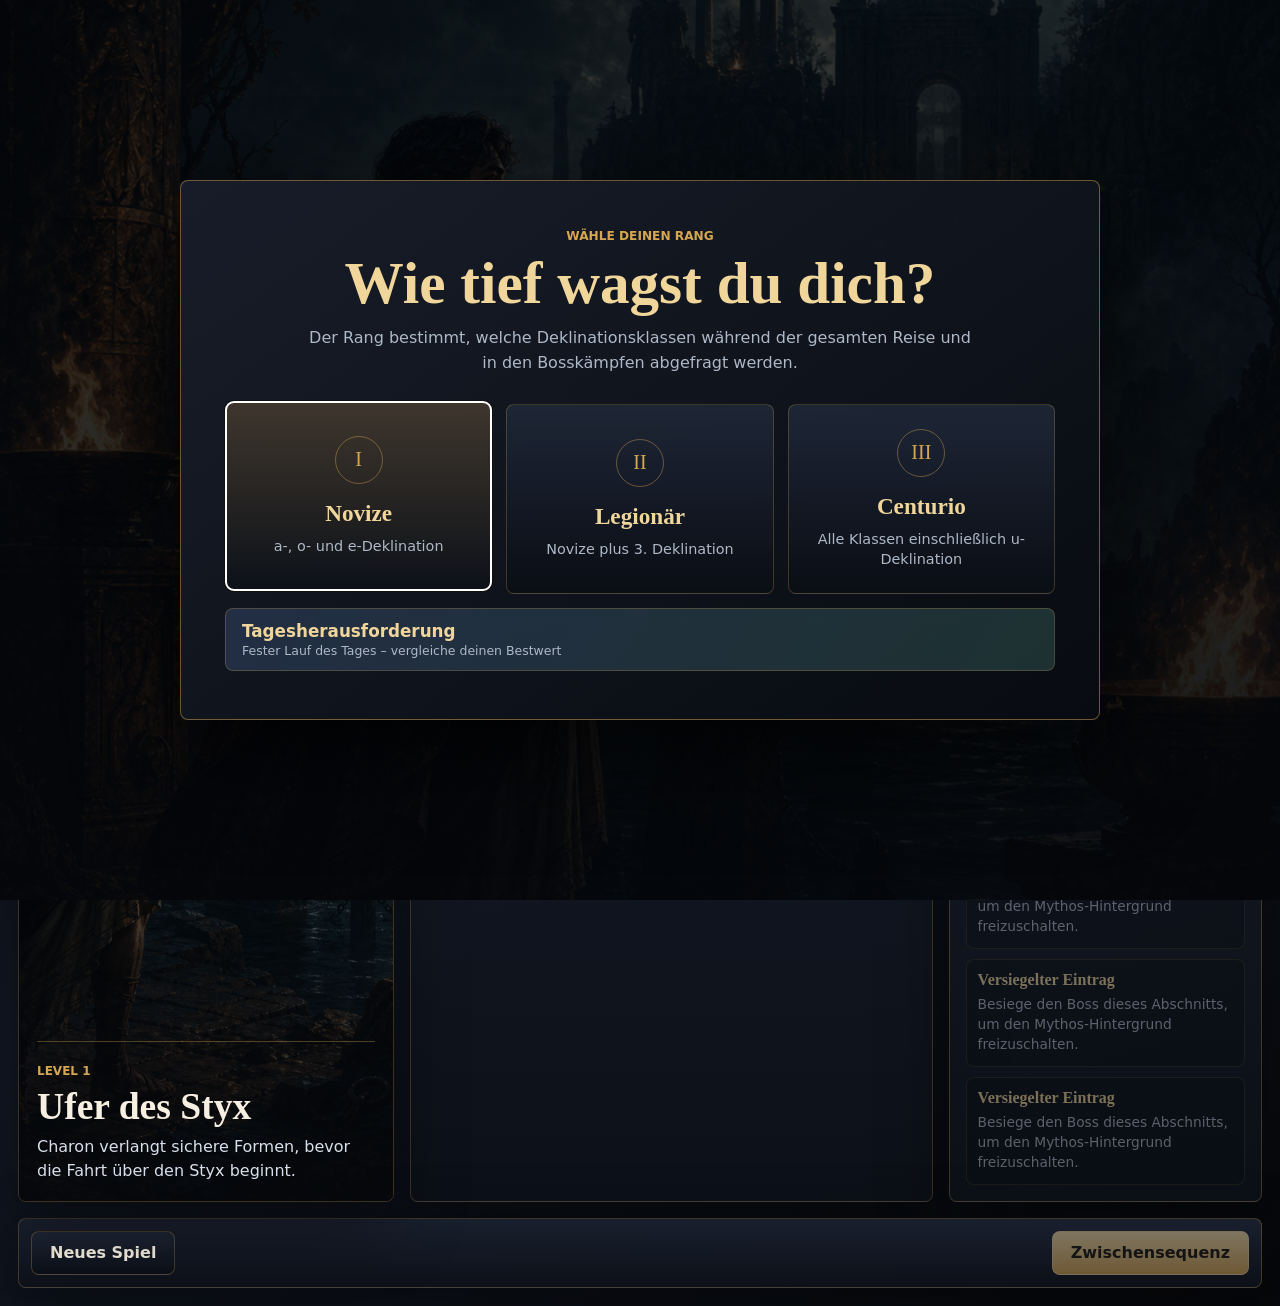
<file: orpheus_kasus_unterwelt/index.html>
<!doctype html>
<html lang="de">
<head>
  <meta charset="utf-8">
  <meta name="viewport" content="width=device-width, initial-scale=1">
  <title>Orpheus: Die Kasus der Unterwelt</title>
  <link rel="stylesheet" href="styles.css">
</head>
<body>
  <div class="app-shell">
    <header class="topbar">
      <div class="brand">
        <div class="brand-mark" aria-hidden="true">
          <svg viewBox="0 0 32 32" role="img">
            <path d="M18.6 3.9c4.3 2.4 7.2 7 7.2 12.1 0 5.6-3.3 10.4-8.1 12.6" fill="none" stroke="currentColor" stroke-width="2.2" stroke-linecap="round"/>
            <path d="M13 5.4v17.8c0 2.1-1.8 3.8-4 3.8s-4-1.7-4-3.8 1.8-3.8 4-3.8c.9 0 1.8.3 2.5.8V7.1l9.6-2.7v4.1L13 10.7" fill="none" stroke="currentColor" stroke-width="2.2" stroke-linecap="round" stroke-linejoin="round"/>
          </svg>
        </div>
        <div>
          <h1>Orpheus: Die Kasus der Unterwelt</h1>
          <p>Latein-RPG zu Deklinationen und Mythoswissen</p>
        </div>
      </div>

      <div class="hud" aria-label="Spielstatus">
        <div class="meter">
          <span>Lebenspunkte</span>
          <div id="hpTrack" class="pips"></div>
        </div>
        <div class="meter">
          <span>Lyra</span>
          <div class="bar"><i id="manaBar"></i></div>
        </div>
        <div id="streakMeter" class="meter compact">
          <span id="streakLabel">Serie</span>
          <strong id="streakValue">0</strong>
        </div>
        <div id="scoreMeter" class="meter compact score">
          <span>Punkte</span>
          <strong id="scoreValue">0</strong>
        </div>
        <button id="muteButton" class="mute-button" type="button" aria-pressed="false" aria-label="Ton an/aus" title="Ton an/aus">
          <span class="mute-on" aria-hidden="true">♪</span>
          <span class="mute-off" aria-hidden="true">✕</span>
        </button>
      </div>
    </header>
    <div id="fxLayer" class="fx-layer" aria-hidden="true"></div>

    <main class="game-grid">
      <section class="scene-panel" aria-label="Szene">
        <img src="assets/orpheus-styx.png" alt="Orpheus am Ufer des Styx in der Unterwelt">
        <div class="scene-gradient"></div>
        <div class="scene-caption">
          <span id="realmKicker">Level 1</span>
          <h2 id="realmTitle">Ufer des Styx</h2>
          <p id="realmLore">Charon verlangt sichere Formen, bevor die Fahrt beginnt.</p>
        </div>
      </section>

      <section class="play-panel" aria-live="polite">
        <nav class="level-map" id="levelMap" aria-label="Levelpfad"></nav>

        <div id="storyPanel" class="story-panel">
          <div id="cutsceneStage" class="cutscene-stage" data-scene="styx">
            <div class="cutscene-backdrop" aria-hidden="true"></div>
            <div class="cutscene-fog fog-one" aria-hidden="true"></div>
            <div class="cutscene-fog fog-two" aria-hidden="true"></div>
            <div class="cutscene-torch torch-left" aria-hidden="true"><i></i></div>
            <div class="cutscene-torch torch-right" aria-hidden="true"><i></i></div>

            <figure id="actorLeft" class="cutscene-actor actor-left" hidden>
              <img id="actorLeftImage" alt="">
              <span class="actor-mouth" aria-hidden="true"></span>
              <figcaption id="actorLeftName"></figcaption>
            </figure>
            <figure id="actorRight" class="cutscene-actor actor-right" hidden>
              <img id="actorRightImage" alt="">
              <span class="actor-mouth" aria-hidden="true"></span>
              <figcaption id="actorRightName"></figcaption>
            </figure>

            <div class="cutscene-dialogue">
              <div class="cutscene-heading">
                <span id="storyModeLabel">Zwischensequenz</span>
                <span id="cutsceneProgress">1/3</span>
              </div>
              <h2 id="storyTitle">Die erste Schwelle</h2>
              <strong id="storySpeaker" class="story-speaker">Charon</strong>
              <p id="storyText" class="typewriter-text" aria-live="off"></p>
              <div id="cultureNote" class="culture-note" hidden>
                <strong>Mythoswissen</strong>
                <p id="storyCulture"></p>
              </div>
              <section id="memoryQuestion" class="memory-question" hidden aria-labelledby="memoryPrompt">
                <span>Rekonstruiere die Erinnerung</span>
                <p id="memoryPrompt"></p>
                <div id="memoryChoices" class="memory-choices"></div>
                <div id="memoryResult" class="memory-result" hidden></div>
              </section>
              <section id="dialogueDecision" class="dialogue-decision" hidden aria-labelledby="dialoguePrompt">
                <span>Orpheus antwortet</span>
                <p id="dialoguePrompt"></p>
                <div id="dialogueChoices" class="dialogue-choices"></div>
                <div id="dialogueResult" class="dialogue-result" hidden></div>
              </section>
              <div class="cutscene-controls">
                <button id="storySkipButton" class="story-skip" type="button">Überspringen</button>
                <button id="storyButton" type="button">Weiter</button>
              </div>
            </div>
          </div>
        </div>

        <div id="encounter" class="encounter" hidden>
          <div class="enemy-card">
            <div class="enemy-icon" id="enemyIcon" aria-hidden="true"></div>
            <div>
              <span id="enemyLabel">Charons Probe</span>
              <div class="enemy-health" aria-label="Gegnerische Willenskraft">
                <i id="enemyHealth"></i>
              </div>
            </div>
          </div>

          <div class="task-card">
            <div class="task-meta">
              <span id="declensionTag">a-Deklination</span>
              <span id="taskProgress">Aufgabe 1/5</span>
            </div>
            <h3 id="taskTitle">Aufgabe</h3>
            <p id="taskPrompt"></p>
            <p id="taskMeaning" class="noun-meaning"></p>
          </div>

          <div class="answer-zone">
            <div id="choiceGrid" class="choice-grid"></div>
            <form id="inputForm" class="input-form" autocomplete="off">
              <label for="typedAnswer">Form eintippen</label>
              <div>
                <input id="typedAnswer" name="typedAnswer" type="text" inputmode="latin" spellcheck="false">
                <button type="submit">Wirken</button>
              </div>
            </form>
            <div id="feedback" class="feedback neutral">Wähle eine Antwort, um den Klang der Lyra zu formen.</div>
          </div>
        </div>

        <div id="bossPanel" class="boss-panel" hidden>
          <div class="boss-head">
            <div>
              <span>Bosskampf</span>
              <h2 id="bossTitle">Charons Ruderschlag</h2>
            </div>
            <div class="boss-stats">
              <strong id="bossTimer">18s</strong>
              <span id="bossScore">0/4</span>
            </div>
          </div>
          <p id="bossInstruction"></p>
          <div class="boss-prompt">
            <span>Geforderter Klang</span>
            <strong id="bossPrompt">puella: Akk. Sg.</strong>
            <small id="bossMeaning" class="noun-meaning"></small>
          </div>
          <div id="noteSheet" class="note-sheet" aria-label="Bewegtes Notenblatt"></div>
          <div id="bossHint" class="boss-hint">Klicke die richtige Endung, bevor die Zeit endet. Die Hilfszauber sind im Bosskampf gesperrt.</div>
        </div>

        <section id="questPanel" class="sidequest-panel" hidden aria-labelledby="questTitle">
          <div class="sidequest-head">
            <div>
              <span id="questKicker">Nebenquest</span>
              <h2 id="questTitle">Die Last der Verdammten</h2>
            </div>
            <div class="sidequest-stats" aria-label="Questfortschritt">
              <strong id="questTimer">Optional</strong>
              <span id="questScore">0/5</span>
            </div>
          </div>

          <div id="questOffer" class="quest-offer">
            <figure class="quest-portrait">
              <img id="questPortrait" src="assets/sisyphus-portrait.png" alt="">
            </figure>
            <div class="quest-offer-copy">
              <p id="questIntro"></p>
              <div class="quest-myth">
                <strong>Ovidischer Hintergrund</strong>
                <p id="questCulture"></p>
              </div>
              <div class="quest-actions">
                <button id="questDecline" class="quest-secondary" type="button">Weitergehen</button>
                <button id="questAccept" type="button">Helfen</button>
              </div>
            </div>
          </div>

          <div id="questGame" class="quest-game" hidden>
            <div class="quest-prompt">
              <span id="questRound">Runde 1/5</span>
              <h3 id="questPrompt"></h3>
              <p id="questMeaning" class="noun-meaning"></p>
            </div>

            <div id="sisyphusGame" class="sisyphus-game" hidden>
              <div class="stone-track" aria-label="Druck des Felsens">
                <div class="stone-symbol" aria-hidden="true"></div>
                <div class="pressure-rail"><i id="questPressure"></i></div>
                <span>Felsdruck</span>
              </div>
              <div id="cascadeOptions" class="cascade-options" aria-label="Fallende Endungen"></div>
            </div>

            <div id="danaidGame" class="danaid-game" hidden>
              <div class="form-stream">
                <span>Vorbeiströmende Form</span>
                <strong id="streamForm">aquīs</strong>
              </div>
              <div id="vesselOptions" class="vessel-options" aria-label="Gefäße für Kasus und Numerus"></div>
            </div>

            <div id="ixionGame" class="ixion-game" hidden>
              <div class="wheel-target">
                <span>Trefferzone</span>
              </div>
              <div id="ixionWheel" class="ixion-wheel" aria-label="Rotierendes Rad der Endungen">
                <div class="wheel-hub" aria-hidden="true"></div>
              </div>
              <button id="ixionStrike" class="ixion-strike" type="button">Saitenschlag</button>
            </div>

            <div id="charonGame" class="charon-game" hidden>
              <div class="river-course" aria-label="Charons Boot zwischen Formtoren">
                <div class="river-current current-one" aria-hidden="true"></div>
                <div class="river-current current-two" aria-hidden="true"></div>
                <div class="ferry-boat" aria-hidden="true">
                  <span></span>
                </div>
                <div id="ferryGates" class="ferry-gates"></div>
              </div>
              <p class="ferry-instruction">Steuere Charons Boot durch das Tor mit der richtigen Form.</p>
            </div>

            <div id="questFeedback" class="feedback neutral">Wähle den richtigen Klang.</div>
          </div>

          <div id="questResult" class="quest-result" hidden>
            <span id="questResultLabel">Nebenquest abgeschlossen</span>
            <h3 id="questResultTitle"></h3>
            <p id="questResultText"></p>
            <div id="questReward" class="quest-reward"></div>
            <button id="questContinue" type="button">Den Weg fortsetzen</button>
          </div>
        </section>

        <section id="endingPanel" class="ending-panel" hidden aria-labelledby="endingTitle">
          <div class="ending-head">
            <div>
              <span id="endingKicker">Letzte Prüfung</span>
              <h2 id="endingTitle">Der Aufstieg</h2>
            </div>
            <div class="ending-stats" aria-label="Fortschritt des Aufstiegs">
              <strong id="ascentTimer">40s</strong>
              <span id="ascentScore">0/6</span>
            </div>
          </div>

          <div id="ascentGame" class="ascent-game">
            <div class="ascent-scene" aria-hidden="true">
              <div class="ascent-light"></div>
              <div class="ascent-path">
                <i></i><i></i><i></i><i></i><i></i><i></i>
              </div>
              <div class="ascent-figures">
                <span class="ascent-orpheus"></span>
                <span class="ascent-eurydice"></span>
              </div>
              <div class="doubt-meter">
                <span>Zweifel</span>
                <div><i id="doubtFill"></i></div>
              </div>
            </div>
            <div class="ascent-prompt">
              <span id="ascentRound">Schritt 1/6</span>
              <h3 id="ascentPrompt"></h3>
              <p id="ascentMeaning" class="noun-meaning"></p>
            </div>
            <div id="ascentChoices" class="ascent-choices"></div>
            <div id="ascentFeedback" class="feedback neutral">Höre auf die Schritte hinter dir und halte die Form.</div>
          </div>

          <div id="endingResult" class="ending-result" hidden>
            <div class="ending-portrait-stage">
              <img id="endingLeftPortrait" src="assets/orpheus-styx.png" alt="Orpheus mit seiner Lyra">
              <div class="ending-seal" aria-hidden="true"><span></span></div>
              <img id="endingRightPortrait" src="assets/eurydice-portrait.png" alt="Eurydike als schattenhafte Gestalt">
            </div>
            <span id="endingCanonLabel" class="ending-canon-label">Ovidischer Ausgang</span>
            <h3 id="endingResultTitle"></h3>
            <p id="endingResultText"></p>
            <blockquote class="ending-witness">
              <strong id="endingWitness"></strong>
              <p id="endingWitnessText"></p>
            </blockquote>
            <div class="ending-source">
              <strong>Mythologische Einordnung</strong>
              <p id="endingSource"></p>
            </div>
            <div id="endingFactors" class="ending-factors"></div>
            <button id="endingRestart" type="button">Eine neue Schicksalslinie beginnen</button>
          </div>
        </section>

        <div class="skill-row" aria-label="Fertigkeiten">
          <button id="hintSkill" class="skill-button" type="button">
            <span>Hermes</span>
            Hinweis
          </button>
          <button id="tableSkill" class="skill-button" type="button">
            <span>Mnemosyne</span>
            Tabelle
          </button>
          <button id="graceSkill" class="skill-button" type="button">
            <span>Persephone</span>
            Gnade
          </button>
        </div>
      </section>

      <aside class="codex-panel" aria-label="Mythos-Codex">
        <div class="codex-head">
          <h2>Mythos-Codex</h2>
          <span id="codexCount">0/5</span>
        </div>
        <section id="decisionChronicle" class="decision-chronicle" hidden>
          <div class="decision-chronicle-head">
            <h3>Orpheus' Haltung</h3>
            <span id="decisionCount">0/3</span>
          </div>
          <div id="decisionList" class="decision-list"></div>
        </section>
        <section id="questChronicle" class="quest-chronicle" hidden>
          <div class="quest-chronicle-head">
            <h3>Pfad der Verdammten</h3>
            <span id="questCount">0/4</span>
          </div>
          <div id="questList" class="quest-list"></div>
        </section>
        <section id="fateArchive" class="fate-archive">
          <div class="fate-archive-head">
            <h3>Schicksalsarchiv</h3>
            <span id="fateCount">0/4</span>
          </div>
          <div id="fateList" class="fate-list"></div>
        </section>
        <div id="codexList" class="codex-list"></div>
      </aside>
    </main>

    <footer class="footer-actions">
      <button id="restartButton" type="button">Neues Spiel</button>
      <button id="nextButton" type="button" class="primary" disabled>Nächster Klang</button>
    </footer>
  </div>

  <dialog id="tableDialog" class="modal">
    <div class="modal-card">
      <button id="closeDialog" class="icon-button" type="button" aria-label="Schließen">×</button>
      <h2 id="modalTitle">Deklinationstafel</h2>
      <div id="modalContent"></div>
    </div>
  </dialog>

  <div id="difficultyOverlay" class="difficulty-overlay" role="dialog" aria-modal="true" aria-labelledby="difficultyTitle">
    <section class="difficulty-card">
      <div class="difficulty-heading">
        <span>Wähle deinen Rang</span>
        <h2 id="difficultyTitle">Wie tief wagst du dich?</h2>
        <p>Der Rang bestimmt, welche Deklinationsklassen während der gesamten Reise und in den Bosskämpfen abgefragt werden.</p>
      </div>
      <div id="profileSummary" class="profile-summary" hidden></div>
      <div class="difficulty-options">
        <button class="difficulty-option" type="button" data-difficulty="novice">
          <span class="rank-number">I</span>
          <strong>Novize</strong>
          <small>a-, o- und e-Deklination</small>
        </button>
        <button class="difficulty-option" type="button" data-difficulty="legionary">
          <span class="rank-number">II</span>
          <strong>Legionär</strong>
          <small>Novize plus 3. Deklination</small>
        </button>
        <button class="difficulty-option" type="button" data-difficulty="centurion">
          <span class="rank-number">III</span>
          <strong>Centurio</strong>
          <small>Alle Klassen einschließlich u-Deklination</small>
        </button>
      </div>
      <button id="dailyButton" class="daily-button" type="button">
        <strong>Tagesherausforderung</strong>
        <small id="dailyHint">Fester Lauf des Tages – vergleiche deinen Bestwert</small>
      </button>
      <div id="leaderboardPanel" class="leaderboard-panel" hidden></div>
    </section>
  </div>

  <div id="gameOverOverlay" class="game-over-overlay" hidden role="dialog" aria-modal="true" aria-labelledby="gameOverTitle">
    <div class="game-over-card">
      <div class="game-over-seal" aria-hidden="true">
        <svg viewBox="0 0 64 64">
          <path d="M18 9c-5 12-3 35 14 45 17-10 19-33 14-45M22 14h20M20 49h24M26 15v29M32 14v34M38 15v29" fill="none" stroke="currentColor" stroke-width="3" stroke-linecap="round"/>
          <path d="M13 19 51 45M51 19 13 45" fill="none" stroke="currentColor" stroke-width="2" opacity=".5"/>
        </svg>
      </div>
      <span>Die Melodie verstummt</span>
      <h2 id="gameOverTitle">Ludus finitus est</h2>
      <p id="gameOverReason">Orpheus hat seine letzten Lebenspunkte verloren.</p>
      <div id="gameOverProgress" class="game-over-progress"></div>
      <div class="game-over-actions">
        <button id="continueButton" type="button" class="primary" hidden>Weiterspielen</button>
        <button id="gameOverRestart" type="button">Erneut hinabsteigen</button>
      </div>
    </div>
  </div>

  <script src="nouns.js"></script>
  <script src="game.js"></script>
</body>
</html>
</file>
<file: site.css>
:root {
  color-scheme: dark;
  --ink: #071016;
  --ink-soft: #0d1920;
  --surface: #101c23;
  --paper: #f3e7cf;
  --text: #e8e4dc;
  --muted: #aeb8bc;
  --gold: #c6964b;
  --gold-soft: #e2bf7b;
  --teal: #5d928d;
  --oxblood: #7b282b;
  --line: rgba(198, 150, 75, 0.28);
  --max-width: 1240px;
  --radius: 4px;
  --serif: Georgia, "Times New Roman", serif;
  --sans: Inter, "Segoe UI", system-ui, sans-serif;
}

* {
  box-sizing: border-box;
}

html {
  scroll-behavior: smooth;
  scroll-padding-top: 90px;
}

body {
  margin: 0;
  color: var(--text);
  background: var(--ink);
  font-family: var(--sans);
}

body::before {
  position: fixed;
  inset: 0;
  z-index: -1;
  content: "";
  opacity: 0.18;
  pointer-events: none;
  background-image: url("data:image/svg+xml,%3Csvg viewBox='0 0 180 180' xmlns='http://www.w3.org/2000/svg'%3E%3Cfilter id='n'%3E%3CfeTurbulence type='fractalNoise' baseFrequency='.8' numOctaves='3' stitchTiles='stitch'/%3E%3C/filter%3E%3Crect width='100%25' height='100%25' filter='url(%23n)' opacity='.12'/%3E%3C/svg%3E");
}

a {
  color: inherit;
  text-decoration: none;
}

img,
svg {
  display: block;
}

button,
a {
  -webkit-tap-highlight-color: transparent;
}

.skip-link {
  position: fixed;
  top: 8px;
  left: 8px;
  z-index: 100;
  padding: 10px 14px;
  color: var(--ink);
  background: var(--paper);
  transform: translateY(-150%);
}

.skip-link:focus {
  transform: translateY(0);
}

.site-header {
  position: absolute;
  top: 0;
  left: 50%;
  z-index: 10;
  width: min(calc(100% - 48px), var(--max-width));
  min-height: 84px;
  display: flex;
  align-items: center;
  justify-content: space-between;
  border-bottom: 1px solid rgba(232, 228, 220, 0.12);
  transform: translateX(-50%);
  transition: min-height 180ms ease, background 180ms ease, border-color 180ms ease;
}

.site-header.scrolled {
  position: fixed;
  min-height: 64px;
  border-color: var(--line);
  background: rgba(7, 16, 22, 0.94);
  backdrop-filter: blur(12px);
}

.brand {
  display: inline-flex;
  align-items: center;
  gap: 14px;
  color: var(--paper);
  font-family: var(--serif);
  font-size: 1.4rem;
  font-weight: 700;
}

.brand img {
  width: 42px;
  height: 42px;
}

.site-header nav,
footer nav {
  display: flex;
  gap: 32px;
}

.site-header nav a,
footer nav a {
  position: relative;
  padding: 12px 0;
  color: #e3e5e3;
  font-size: 0.88rem;
}

.site-header nav a::after,
footer nav a::after {
  position: absolute;
  right: 0;
  bottom: 4px;
  left: 0;
  height: 1px;
  content: "";
  background: var(--gold);
  transform: scaleX(0);
  transform-origin: left;
  transition: transform 180ms ease;
}

.site-header nav a:hover::after,
.site-header nav a:focus-visible::after,
footer nav a:hover::after,
footer nav a:focus-visible::after {
  transform: scaleX(1);
}

.hero {
  position: relative;
  min-height: min(840px, 94vh);
  display: grid;
  align-items: center;
  overflow: hidden;
  border-bottom: 1px solid var(--line);
}

.hero-media {
  position: absolute;
  inset: 0 0 0 28%;
  background: url("imperium-verborum/assets/story/liber-vii-03-march-to-alesia.webp") center 45% / cover no-repeat;
}

.hero-media::before {
  position: absolute;
  inset: 0;
  content: "";
  background:
    linear-gradient(90deg, var(--ink) 0%, rgba(7, 16, 22, 0.98) 8%, rgba(7, 16, 22, 0.7) 29%, transparent 58%),
    linear-gradient(180deg, rgba(7, 16, 22, 0.18), transparent 55%, var(--ink) 100%);
}

.hero-copy {
  position: relative;
  z-index: 1;
  width: min(calc(100% - 48px), var(--max-width));
  margin: 50px auto 0;
}

.hero-copy h1 {
  max-width: 660px;
  margin: 0;
  color: var(--paper);
  font-family: var(--serif);
  font-size: clamp(3.2rem, 6.2vw, 6rem);
  font-weight: 500;
  line-height: 0.98;
}

.hero-copy > p {
  max-width: 530px;
  margin: 28px 0 0;
  color: #d0d7d8;
  font-size: clamp(1rem, 1.6vw, 1.2rem);
  line-height: 1.7;
}

.hero-actions {
  display: flex;
  flex-wrap: wrap;
  gap: 12px;
  margin-top: 34px;
}

.button {
  min-height: 54px;
  display: inline-flex;
  align-items: center;
  justify-content: center;
  gap: 12px;
  padding: 0 20px;
  border: 1px solid var(--gold);
  border-radius: var(--radius);
  font-family: var(--serif);
  font-size: 1rem;
  font-weight: 700;
  transition: border-color 180ms ease, background 180ms ease, transform 180ms ease;
}

.button > svg {
  width: 18px;
  fill: none;
  stroke: currentColor;
  stroke-width: 1.7;
}

.button > img {
  width: 25px;
  height: 25px;
}

.button:hover,
.button:focus-visible {
  transform: translateY(-2px);
}

.button-primary {
  color: var(--paper);
  border-color: #bd714a;
  background: linear-gradient(180deg, #852f2f, #5d2024);
  box-shadow: 0 12px 32px rgba(54, 8, 11, 0.32);
}

.button-primary:hover,
.button-primary:focus-visible {
  background: linear-gradient(180deg, #963a36, #692327);
}

.button-secondary {
  color: var(--gold-soft);
  background: rgba(7, 16, 22, 0.72);
}

.button-secondary:hover,
.button-secondary:focus-visible {
  background: rgba(198, 150, 75, 0.1);
}

.hero-scroll {
  position: absolute;
  bottom: 20px;
  left: 50%;
  z-index: 2;
  display: grid;
  justify-items: center;
  gap: 5px;
  color: rgba(232, 228, 220, 0.66);
  font-size: 0.72rem;
  text-transform: uppercase;
  transform: translateX(-50%);
}

.hero-scroll svg {
  width: 22px;
  fill: none;
  stroke: var(--gold);
  stroke-width: 1.5;
  animation: descend 1.8s ease-in-out infinite;
}

.featured-game,
.library,
.principles,
footer {
  width: min(calc(100% - 48px), var(--max-width));
  margin-inline: auto;
}

.featured-game {
  min-height: 650px;
  display: grid;
  grid-template-columns: minmax(0, 0.8fr) minmax(0, 1.35fr);
  gap: clamp(42px, 7vw, 96px);
  align-items: center;
  padding: 90px 0;
  border-bottom: 1px solid var(--line);
}

.section-label {
  margin: 0 0 20px;
  color: var(--gold);
  font-size: 0.7rem;
  font-weight: 800;
  text-transform: uppercase;
}

.featured-copy h2,
.section-heading h2 {
  margin: 0;
  color: var(--paper);
  font-family: var(--serif);
  font-weight: 500;
}

.featured-copy h2 {
  font-size: clamp(2.2rem, 4.2vw, 4.5rem);
  line-height: 1.03;
}

.game-meta {
  color: #b9c5c7;
  font-size: 0.84rem;
}

.game-meta span {
  margin: 0 7px;
  color: var(--gold);
}

.featured-copy > p:not(.section-label):not(.game-meta) {
  max-width: 50ch;
  color: var(--muted);
  line-height: 1.7;
}

.featured-copy .button {
  margin-top: 18px;
}

.featured-screen {
  position: relative;
  overflow: hidden;
  border: 1px solid rgba(198, 150, 75, 0.66);
  border-radius: var(--radius);
  box-shadow: 0 30px 80px rgba(0, 0, 0, 0.4);
}

.featured-screen img {
  width: 100%;
  aspect-ratio: 16 / 9;
  object-fit: cover;
  object-position: center;
  transition: transform 500ms ease, filter 300ms ease;
}

.featured-screen span {
  position: absolute;
  right: 14px;
  bottom: 14px;
  padding: 8px 11px;
  color: var(--paper);
  border: 1px solid rgba(226, 191, 123, 0.55);
  background: rgba(7, 16, 22, 0.86);
  font-size: 0.76rem;
  font-weight: 800;
}

.featured-screen:hover img,
.featured-screen:focus-visible img {
  filter: brightness(1.08);
  transform: scale(1.015);
}

.library,
.principles {
  padding: 90px 0;
}

.section-heading {
  display: flex;
  align-items: end;
  justify-content: space-between;
  gap: 24px;
  margin-bottom: 34px;
}

.section-heading h2 {
  font-size: clamp(2.1rem, 4vw, 3.5rem);
}

.section-heading > p {
  max-width: 420px;
  margin: 0;
  color: var(--muted);
  line-height: 1.6;
  text-align: right;
}

.game-entry {
  display: grid;
  grid-template-columns: minmax(260px, 0.85fr) minmax(0, 1.15fr);
  overflow: hidden;
  border: 1px solid rgba(198, 150, 75, 0.66);
  border-radius: var(--radius);
  background: var(--ink-soft);
  transition: border-color 180ms ease, transform 180ms ease, box-shadow 180ms ease;
}

.game-entry[hidden] {
  display: none;
}

.game-entry:hover,
.game-entry:focus-visible {
  border-color: var(--gold-soft);
  box-shadow: 0 22px 60px rgba(0, 0, 0, 0.26);
  transform: translateY(-3px);
}

.game-entry figure {
  min-height: 340px;
  margin: 0;
  overflow: hidden;
}

.game-entry figure img {
  width: 100%;
  height: 100%;
  object-fit: cover;
  object-position: 48% 48%;
  transition: transform 500ms ease;
}

.game-entry:hover figure img {
  transform: scale(1.025);
}

.game-entry-copy {
  min-width: 0;
  display: flex;
  flex-direction: column;
  justify-content: space-between;
  padding: clamp(28px, 5vw, 62px);
}

.game-entry h3,
.future-entry h3,
.principle-rail h3 {
  margin: 0;
  color: var(--paper);
  font-family: var(--serif);
  font-weight: 500;
}

.game-entry h3 {
  font-size: clamp(1.75rem, 3vw, 2.7rem);
}

.game-entry-copy > div > p:last-child,
.future-entry p,
.principle-rail p {
  color: var(--muted);
  line-height: 1.6;
}

.entry-action {
  min-height: 48px;
  display: flex;
  align-items: center;
  justify-content: space-between;
  gap: 20px;
  margin-top: 24px;
  padding-top: 16px;
  color: var(--gold-soft);
  border-top: 1px solid var(--line);
  font-weight: 800;
}

.entry-action svg {
  width: 22px;
  fill: none;
  stroke: currentColor;
  stroke-width: 1.6;
}

.filter-bar {
  display: flex;
  flex-wrap: wrap;
  gap: 10px;
  margin-bottom: 30px;
}

.filter-chip {
  min-height: 42px;
  padding: 0 20px;
  color: var(--muted);
  border: 1px solid var(--line);
  border-radius: 999px;
  background: rgba(7, 16, 22, 0.5);
  font-family: var(--sans);
  font-size: 0.86rem;
  font-weight: 600;
  cursor: pointer;
  transition: color 180ms ease, border-color 180ms ease, background 180ms ease, transform 180ms ease;
}

.filter-chip:hover,
.filter-chip:focus-visible {
  color: var(--gold-soft);
  border-color: rgba(198, 150, 75, 0.6);
  transform: translateY(-2px);
}

.filter-chip:focus-visible {
  outline: 2px solid var(--gold-soft);
  outline-offset: 3px;
}

.filter-chip.is-active {
  color: var(--paper);
  border-color: var(--gold);
  background: rgba(198, 150, 75, 0.16);
}

.game-grid {
  display: grid;
  gap: 18px;
}

.filter-empty {
  margin: 4px 0 0;
  padding: 26px;
  color: var(--muted);
  border: 1px dashed rgba(198, 150, 75, 0.4);
  border-radius: var(--radius);
  text-align: center;
}

.future-entry {
  min-height: 190px;
  display: flex;
  align-items: center;
  gap: clamp(26px, 5vw, 62px);
  margin-top: 18px;
  padding: clamp(26px, 4vw, 48px);
  border: 1px dashed rgba(198, 150, 75, 0.58);
  border-radius: var(--radius);
}

.temple-mark {
  flex: 0 0 84px;
}

.temple-mark svg {
  width: 84px;
  fill: none;
  stroke: var(--gold);
  stroke-width: 1.2;
}

.future-entry h3 {
  font-size: clamp(1.5rem, 2.5vw, 2.15rem);
}

.future-entry p {
  margin-bottom: 0;
}

.principles {
  border-top: 1px solid var(--line);
}

.project-intro {
  max-width: 760px;
  margin: -8px 0 40px;
}

.project-intro p {
  margin: 0;
  color: var(--muted);
  font-size: 1.05rem;
  line-height: 1.75;
}

.feedback {
  width: min(calc(100% - 48px), var(--max-width));
  margin-inline: auto;
  padding: 0 0 90px;
}

.feedback-card {
  padding: clamp(34px, 5vw, 60px);
  border: 1px solid rgba(198, 150, 75, 0.66);
  border-radius: var(--radius);
  background:
    radial-gradient(120% 140% at 0% 0%, rgba(198, 150, 75, 0.12), transparent 55%),
    var(--ink-soft);
}

.feedback-copy {
  max-width: 620px;
}

.feedback-copy h2 {
  margin: 0;
  color: var(--paper);
  font-family: var(--serif);
  font-weight: 500;
  font-size: clamp(1.9rem, 3.4vw, 3rem);
  line-height: 1.05;
}

.feedback-copy > p {
  margin: 18px 0 0;
  color: var(--muted);
  line-height: 1.7;
}

.feedback-actions {
  margin-top: 28px;
}

.feedback-note {
  margin: 18px 0 0;
  color: #8a9598;
  font-size: 0.8rem;
}

.principle-rail {
  display: grid;
  grid-template-columns: repeat(3, minmax(0, 1fr));
  border-block: 1px solid var(--line);
}

.principle-rail article {
  min-height: 210px;
  display: grid;
  grid-template-columns: 54px 1fr;
  gap: 22px;
  align-content: center;
  padding: 34px;
}

.principle-rail article + article {
  border-left: 1px solid var(--line);
}

.principle-rail svg {
  width: 48px;
  fill: none;
  stroke: var(--gold);
  stroke-width: 1.4;
}

.principle-rail h3 {
  font-size: 1.3rem;
}

.principle-rail p {
  margin: 8px 0 0;
  font-size: 0.88rem;
}

footer {
  min-height: 150px;
  display: grid;
  grid-template-columns: 1fr auto;
  align-items: center;
  gap: 20px;
  border-top: 1px solid var(--line);
}

footer .brand img {
  width: 36px;
  height: 36px;
}

footer > p {
  grid-column: 1 / -1;
  margin: -32px 0 0;
  color: #78888c;
  font-size: 0.72rem;
}

a:focus-visible {
  outline: 2px solid var(--gold-soft);
  outline-offset: 4px;
}

@keyframes descend {
  0%, 100% { transform: translateY(0); }
  50% { transform: translateY(5px); }
}

@media (max-width: 900px) {
  .hero {
    min-height: 860px;
    align-items: end;
  }

  .hero-media {
    inset: 0;
    background-position: 51% 36%;
  }

  .hero-media::before {
    background:
      linear-gradient(180deg, rgba(7, 16, 22, 0.05) 12%, rgba(7, 16, 22, 0.62) 52%, var(--ink) 88%),
      linear-gradient(90deg, rgba(7, 16, 22, 0.24), transparent 40%, rgba(7, 16, 22, 0.08));
  }

  .hero-copy {
    margin-bottom: 90px;
  }

  .featured-game {
    grid-template-columns: 1fr;
  }

  .featured-screen {
    order: -1;
  }

  .game-entry {
    grid-template-columns: 1fr;
  }

  .game-entry figure {
    min-height: 300px;
  }

  .principle-rail {
    grid-template-columns: 1fr;
  }

  .principle-rail article + article {
    border-top: 1px solid var(--line);
    border-left: 0;
  }
}

@media (max-width: 640px) {
  .site-header,
  .hero-copy,
  .featured-game,
  .library,
  .principles,
  .feedback,
  footer {
    width: min(calc(100% - 32px), var(--max-width));
  }

  .site-header {
    min-height: 72px;
  }

  .brand {
    gap: 9px;
    font-size: 1.08rem;
  }

  .brand img {
    width: 34px;
    height: 34px;
  }

  .site-header nav {
    gap: 15px;
  }

  .site-header nav a {
    font-size: 0.75rem;
  }

  .hero {
    min-height: 780px;
  }

  .hero-media {
    background-position: 52% 32%;
  }

  .hero-copy h1 {
    font-size: clamp(2.65rem, 13vw, 4rem);
  }

  .hero-copy > p {
    font-size: 0.95rem;
  }

  .hero-actions {
    display: grid;
  }

  .button {
    width: 100%;
  }

  .featured-game,
  .library,
  .principles {
    padding: 64px 0;
  }

  .featured-game {
    min-height: 0;
    gap: 34px;
  }

  .featured-screen img {
    aspect-ratio: 4 / 3;
  }

  .section-heading {
    display: block;
  }

  .section-heading > p {
    margin-top: 12px;
    text-align: left;
  }

  .game-entry figure {
    min-height: 240px;
  }

  .game-entry-copy {
    padding: 26px 22px;
  }

  .future-entry {
    align-items: flex-start;
  }

  .temple-mark {
    flex-basis: 52px;
  }

  .temple-mark svg {
    width: 52px;
  }

  .principle-rail article {
    grid-template-columns: 42px 1fr;
    gap: 16px;
    padding: 28px 12px;
  }

  .principle-rail svg {
    width: 40px;
  }

  footer {
    grid-template-columns: 1fr;
    align-content: center;
    padding: 34px 0;
  }

  footer nav {
    gap: 22px;
  }

  footer > p {
    margin: 0;
  }
}

@media (prefers-reduced-motion: reduce) {
  html {
    scroll-behavior: auto;
  }

  *,
  *::before,
  *::after {
    scroll-behavior: auto !important;
    animation-duration: 0.01ms !important;
    animation-iteration-count: 1 !important;
    transition-duration: 0.01ms !important;
  }
}
</file>
<file: orpheus_kasus_unterwelt/styles.css>
:root {
  color-scheme: dark;
  --obsidian: #0c0d12;
  --ink: #111723;
  --panel: rgba(19, 25, 36, 0.88);
  --panel-strong: #151c29;
  --bronze: #d7a651;
  --bronze-soft: #f0d69b;
  --crimson: #b73b4b;
  --mist: #6bb5a5;
  --blue: #415d8a;
  --text: #f7efe1;
  --muted: #aeb8c6;
  --border: rgba(215, 166, 81, 0.25);
  --shadow: 0 24px 70px rgba(0, 0, 0, 0.42);
  --radius: 8px;
}

* {
  box-sizing: border-box;
}

body {
  margin: 0;
  min-height: 100vh;
  font-family: Inter, "Segoe UI", system-ui, sans-serif;
  color: var(--text);
  background:
    radial-gradient(circle at 12% 8%, rgba(107, 181, 165, 0.15), transparent 26rem),
    radial-gradient(circle at 92% 22%, rgba(183, 59, 75, 0.12), transparent 24rem),
    linear-gradient(145deg, #08090d 0%, #111723 48%, #07080b 100%);
}

body.game-over-active,
body.difficulty-active {
  overflow: hidden;
}

button,
input {
  font: inherit;
}

button {
  cursor: pointer;
}

[hidden] {
  display: none !important;
}

.app-shell {
  width: min(1440px, 100%);
  min-height: 100vh;
  margin: 0 auto;
  padding: 18px;
  display: flex;
  flex-direction: column;
  gap: 16px;
}

.topbar,
.play-panel,
.codex-panel,
.footer-actions {
  border: 1px solid var(--border);
  background: linear-gradient(180deg, rgba(27, 34, 49, 0.92), rgba(13, 17, 25, 0.9));
  box-shadow: var(--shadow);
}

.topbar {
  min-height: 82px;
  display: flex;
  align-items: center;
  justify-content: space-between;
  gap: 20px;
  padding: 14px 18px;
  border-radius: var(--radius);
}

.brand {
  display: flex;
  align-items: center;
  gap: 14px;
  min-width: 260px;
}

.brand-mark {
  width: 48px;
  height: 48px;
  display: grid;
  place-items: center;
  color: var(--bronze);
  border: 1px solid rgba(215, 166, 81, 0.35);
  background: rgba(183, 59, 75, 0.14);
  border-radius: var(--radius);
}

.brand-mark svg {
  width: 30px;
  height: 30px;
}

h1,
h2,
h3 {
  font-family: Georgia, "Times New Roman", serif;
  letter-spacing: 0;
}

.brand h1 {
  margin: 0;
  font-size: clamp(1.05rem, 2vw, 1.55rem);
  line-height: 1.1;
  color: var(--bronze-soft);
}

.brand p {
  margin: 4px 0 0;
  color: var(--muted);
  font-size: 0.82rem;
}

.hud {
  display: flex;
  align-items: center;
  justify-content: flex-end;
  flex-wrap: wrap;
  gap: 14px;
}

.meter {
  min-width: 122px;
}

.meter span {
  display: block;
  margin-bottom: 6px;
  color: var(--muted);
  font-size: 0.72rem;
  font-weight: 800;
  text-transform: uppercase;
}

.meter.compact {
  min-width: 52px;
  text-align: center;
}

.meter strong {
  display: block;
  color: var(--bronze);
  font-size: 1.3rem;
  line-height: 1;
}

.meter.compact.critical span,
.meter.compact.critical strong {
  color: #ef8794;
}

.meter.compact.critical strong {
  text-shadow: 0 0 16px rgba(207, 64, 82, 0.48);
}

.pips {
  display: flex;
  gap: 5px;
}

.pip {
  width: 18px;
  height: 18px;
  clip-path: polygon(50% 0, 92% 20%, 84% 78%, 50% 100%, 16% 78%, 8% 20%);
  background: var(--crimson);
  box-shadow: 0 0 14px rgba(183, 59, 75, 0.45);
}

.pip.empty {
  background: #384152;
  box-shadow: none;
}

.bar,
.enemy-health {
  height: 9px;
  overflow: hidden;
  border: 1px solid rgba(215, 166, 81, 0.28);
  background: rgba(5, 7, 11, 0.72);
  border-radius: 999px;
}

.bar i,
.enemy-health i {
  display: block;
  height: 100%;
  width: 100%;
  background: linear-gradient(90deg, var(--mist), var(--bronze));
  transition: width 220ms ease;
}

.game-grid {
  flex: 1;
  display: grid;
  grid-template-columns: minmax(260px, 0.9fr) minmax(420px, 1.25fr) minmax(260px, 0.75fr);
  gap: 16px;
  min-height: 650px;
}

.scene-panel {
  position: relative;
  overflow: hidden;
  min-height: 560px;
  border: 1px solid var(--border);
  border-radius: var(--radius);
  background: #090a0e;
  box-shadow: var(--shadow);
}

.scene-panel img {
  width: 100%;
  height: 100%;
  min-height: 560px;
  display: block;
  object-fit: cover;
}

.scene-gradient {
  position: absolute;
  inset: 0;
  background:
    linear-gradient(180deg, rgba(0, 0, 0, 0.08), transparent 34%, rgba(6, 8, 12, 0.88)),
    radial-gradient(circle at 48% 33%, transparent, rgba(0, 0, 0, 0.32) 74%);
}

.scene-caption {
  position: absolute;
  left: 18px;
  right: 18px;
  bottom: 18px;
  padding-top: 18px;
  border-top: 1px solid rgba(215, 166, 81, 0.35);
}

.scene-caption span,
.task-meta span,
.codex-head span {
  color: var(--bronze);
  font-size: 0.75rem;
  font-weight: 900;
  text-transform: uppercase;
}

.scene-caption h2 {
  margin: 6px 0 7px;
  font-size: clamp(1.5rem, 3vw, 2.35rem);
}

.scene-caption p {
  max-width: 34ch;
  margin: 0;
  color: #d8dfeb;
  line-height: 1.5;
}

.play-panel,
.codex-panel {
  border-radius: var(--radius);
  padding: 16px;
}

.level-map {
  display: grid;
  grid-template-columns: repeat(5, 1fr);
  gap: 8px;
  margin-bottom: 16px;
}

.level-node {
  min-height: 54px;
  padding: 8px;
  color: var(--muted);
  border: 1px solid rgba(174, 184, 198, 0.18);
  background: rgba(8, 10, 15, 0.48);
  border-radius: var(--radius);
  text-align: left;
}

.level-node strong {
  display: block;
  color: inherit;
  font-size: 0.76rem;
}

.level-node span {
  display: block;
  margin-top: 4px;
  font-size: 0.68rem;
}

.level-node.active {
  color: var(--text);
  border-color: rgba(215, 166, 81, 0.8);
  background: linear-gradient(180deg, rgba(215, 166, 81, 0.16), rgba(8, 10, 15, 0.6));
}

.level-node.done {
  color: var(--mist);
  border-color: rgba(107, 181, 165, 0.5);
}

.encounter {
  display: grid;
  gap: 14px;
}

.enemy-card,
.task-card,
.codex-item,
.story-panel,
.boss-panel,
.sidequest-panel,
.ending-panel {
  border: 1px solid rgba(215, 166, 81, 0.18);
  border-radius: var(--radius);
  background: rgba(7, 9, 14, 0.56);
}

.story-panel {
  position: relative;
  overflow: hidden;
  min-height: 560px;
  padding: 0;
}

.story-panel::before {
  content: none;
}

.cutscene-stage {
  --torch-scale: 1;
  --torch-alpha: 0.6;
  position: relative;
  min-height: 560px;
  overflow: hidden;
  isolation: isolate;
  background: #06080c;
}

.cutscene-backdrop {
  position: absolute;
  inset: 0;
  z-index: -5;
  background:
    linear-gradient(180deg, rgba(3, 5, 8, 0.2), rgba(3, 5, 8, 0.92)),
    url("assets/orpheus-styx.png") center 35% / cover;
  filter: saturate(0.62) brightness(0.52);
  transform: scale(1.03);
}

.cutscene-stage[data-scene="gate"] .cutscene-backdrop {
  filter: saturate(0.4) brightness(0.36) contrast(1.15);
}

.cutscene-stage[data-scene="asphodel"] .cutscene-backdrop {
  filter: saturate(0.28) brightness(0.48) hue-rotate(25deg);
}

.cutscene-stage[data-scene="palace"] .cutscene-backdrop {
  filter: saturate(0.8) brightness(0.5) hue-rotate(-12deg);
}

.cutscene-stage[data-scene="return"] .cutscene-backdrop {
  filter: saturate(0.28) brightness(0.55) contrast(1.08);
}

.cutscene-stage[data-scene="memory-wedding"] .cutscene-backdrop {
  background:
    linear-gradient(180deg, rgba(31, 18, 8, 0.16), rgba(10, 7, 5, 0.9)),
    url("assets/eurydice-portrait.png") center 28% / cover;
  filter: sepia(0.4) saturate(0.82) brightness(0.68);
}

.cutscene-stage[data-scene="memory-bite"] .cutscene-backdrop {
  background:
    linear-gradient(180deg, rgba(7, 22, 16, 0.18), rgba(3, 8, 7, 0.94)),
    url("assets/eurydice-portrait.png") center 42% / cover;
  filter: saturate(0.52) brightness(0.46) hue-rotate(38deg) contrast(1.12);
}

.cutscene-stage[data-scene="memory-descent"] .cutscene-backdrop {
  background:
    linear-gradient(180deg, rgba(8, 12, 20, 0.22), rgba(3, 5, 9, 0.94)),
    url("assets/orpheus-styx.png") 18% center / cover;
  filter: saturate(0.35) brightness(0.45) hue-rotate(8deg);
}

.cutscene-stage.memory-mode {
  min-height: 690px;
}

.cutscene-stage.decision-mode {
  min-height: 700px;
}

.cutscene-stage.memory-mode::after {
  background:
    radial-gradient(circle at 12% 24%, rgba(242, 188, 104, calc(var(--torch-alpha) * 0.42)), transparent 23%),
    radial-gradient(circle at 88% 24%, rgba(242, 188, 104, calc(var(--torch-alpha) * 0.3)), transparent 23%),
    linear-gradient(180deg, rgba(215, 166, 81, 0.06), transparent 35%, rgba(0, 0, 0, 0.24));
}

.cutscene-stage.memory-mode .cutscene-dialogue {
  border-color: rgba(240, 214, 155, 0.7);
  background:
    linear-gradient(180deg, rgba(23, 20, 19, 0.95), rgba(7, 8, 11, 0.98)),
    #080a0f;
  box-shadow: 0 20px 48px rgba(0, 0, 0, 0.68), inset 0 0 0 3px rgba(240, 214, 155, 0.06);
}

.cutscene-stage::after {
  content: "";
  position: absolute;
  inset: 0;
  z-index: 5;
  pointer-events: none;
  background:
    radial-gradient(circle at 10% 28%, rgba(242, 155, 56, calc(var(--torch-alpha) * 0.42)), transparent 21%),
    radial-gradient(circle at 90% 28%, rgba(242, 155, 56, calc(var(--torch-alpha) * 0.34)), transparent 21%),
    linear-gradient(90deg, rgba(0, 0, 0, 0.28), transparent 30%, transparent 70%, rgba(0, 0, 0, 0.28));
  mix-blend-mode: screen;
}

.cutscene-fog {
  position: absolute;
  z-index: -1;
  left: -30%;
  width: 160%;
  height: 36%;
  opacity: 0.28;
  background: linear-gradient(90deg, transparent, rgba(165, 189, 199, 0.35), transparent 64%);
  filter: blur(22px);
  pointer-events: none;
}

.fog-one {
  bottom: 26%;
  animation: cutscene-fog 16s linear infinite alternate;
}

.fog-two {
  bottom: 3%;
  opacity: 0.19;
  animation: cutscene-fog 23s linear infinite alternate-reverse;
}

.cutscene-torch {
  position: absolute;
  z-index: 3;
  top: 18%;
  width: 12px;
  height: 62px;
  border: 2px solid #49351f;
  background: #17120d;
  transform-origin: 50% 100%;
}

.cutscene-torch::before {
  content: "";
  position: absolute;
  left: 50%;
  bottom: 52px;
  width: 80px;
  height: 80px;
  border-radius: 50%;
  background: radial-gradient(circle, rgba(255, 192, 84, calc(var(--torch-alpha) * 0.7)), transparent 68%);
  transform: translateX(-50%) scale(var(--torch-scale));
  filter: blur(7px);
}

.cutscene-torch i {
  position: absolute;
  left: 50%;
  bottom: 52px;
  width: 17px;
  height: 34px;
  border-radius: 55% 45% 60% 40%;
  background: linear-gradient(#fff4b5, #ef9a36 45%, #a82f20);
  box-shadow: 0 0 16px #e77b2f;
  transform: translateX(-50%) scale(var(--torch-scale)) rotate(3deg);
  transform-origin: 50% 100%;
}

.torch-left { left: 7%; }
.torch-right { right: 7%; }

.cutscene-actor {
  --mouth-x: 50%;
  --mouth-y: 35%;
  position: absolute;
  z-index: 1;
  top: 24px;
  width: min(42%, 330px);
  height: 390px;
  margin: 0;
  opacity: 0.5;
  filter: saturate(0.55) brightness(0.58);
  transform: translateY(10px) scale(0.98);
  transition: opacity 240ms ease, filter 240ms ease, transform 240ms ease;
}

.cutscene-actor.active {
  z-index: 2;
  opacity: 1;
  filter: saturate(0.92) brightness(0.94);
  transform: translateY(0) scale(1);
}

.cutscene-actor.speaking {
  animation: speaker-breath 1.8s ease-in-out infinite;
}

.actor-left { left: 3%; }
.actor-right { right: 3%; }

.cutscene-actor img {
  width: 100%;
  height: 100%;
  object-fit: cover;
  object-position: center 24%;
  border: 1px solid rgba(215, 166, 81, 0.34);
  border-radius: 4px;
  box-shadow: 0 20px 46px rgba(0, 0, 0, 0.54);
  mask-image: linear-gradient(to bottom, #000 76%, transparent 100%);
}

.cutscene-actor[data-character="orpheus"] img {
  object-position: 18% center;
}

.cutscene-actor figcaption {
  position: absolute;
  left: 12px;
  bottom: 50px;
  padding: 5px 8px;
  color: var(--bronze-soft);
  border-left: 2px solid var(--bronze);
  background: rgba(3, 5, 8, 0.72);
  font-size: 0.72rem;
  font-weight: 900;
  text-transform: uppercase;
}

.actor-mouth {
  position: absolute;
  z-index: 3;
  left: var(--mouth-x);
  top: var(--mouth-y);
  width: 12px;
  height: 2px;
  border-radius: 50%;
  background: rgba(30, 10, 8, 0.88);
  transform: translate(-50%, -50%);
  opacity: 0;
}

.cutscene-actor.active .actor-mouth {
  opacity: 0.9;
}

.cutscene-actor.mouth-open .actor-mouth {
  height: 7px;
  border: 1px solid rgba(223, 157, 112, 0.35);
  background: #170806;
}

.cutscene-dialogue {
  position: absolute;
  z-index: 8;
  left: 5%;
  right: 5%;
  bottom: 20px;
  min-height: 218px;
  padding: 18px 20px;
  border: 1px solid rgba(215, 166, 81, 0.56);
  border-radius: 4px;
  background:
    linear-gradient(180deg, rgba(13, 16, 23, 0.94), rgba(5, 7, 11, 0.97)),
    #080a0f;
  box-shadow: 0 18px 44px rgba(0, 0, 0, 0.62), inset 0 0 0 3px rgba(215, 166, 81, 0.05);
}

.cutscene-heading,
.cutscene-controls {
  display: flex;
  align-items: center;
  justify-content: space-between;
  gap: 12px;
}

.cutscene-heading span {
  color: var(--bronze);
  font-size: 0.7rem;
  font-weight: 900;
  text-transform: uppercase;
}

.cutscene-heading span:last-child {
  color: var(--muted);
}

.story-panel > * {
  position: relative;
}

.boss-head span,
.boss-prompt span {
  color: var(--bronze);
  font-size: 0.74rem;
  font-weight: 900;
  text-transform: uppercase;
}

.cutscene-dialogue h2,
.boss-head h2 {
  margin: 6px 0 2px;
  color: var(--bronze-soft);
  font-size: clamp(1.35rem, 3vw, 2rem);
}

.cutscene-dialogue p {
  max-width: 62ch;
  margin: 0;
  color: #e2e8f0;
  font-size: 1rem;
  line-height: 1.55;
}

.story-speaker {
  display: block;
  min-height: 20px;
  margin-bottom: 5px;
  color: var(--mist);
  font-size: 0.76rem;
  text-transform: uppercase;
}

.typewriter-text {
  min-height: 3.1em;
}

.typewriter-text::after {
  content: "";
  display: inline-block;
  width: 7px;
  height: 1em;
  margin-left: 3px;
  vertical-align: -2px;
  background: var(--bronze);
  animation: typewriter-cursor 700ms steps(1) infinite;
}

.culture-note {
  max-width: 62ch;
  margin-top: 10px;
  padding: 9px 11px;
  border-left: 3px solid var(--mist);
  background: rgba(65, 93, 138, 0.16);
}

.culture-note strong {
  display: block;
  margin-bottom: 6px;
  color: var(--mist);
  text-transform: uppercase;
  font-size: 0.75rem;
}

.culture-note p {
  color: var(--muted);
  font-size: 0.96rem;
}

.memory-question {
  max-width: 66ch;
  margin-top: 13px;
  padding-top: 12px;
  border-top: 1px solid rgba(215, 166, 81, 0.25);
}

.memory-question > span {
  display: block;
  margin-bottom: 4px;
  color: var(--bronze);
  font-size: 0.7rem;
  font-weight: 900;
  text-transform: uppercase;
}

.memory-question > p {
  margin-bottom: 9px;
  color: var(--text);
  font-family: Georgia, "Times New Roman", serif;
  font-size: 1.02rem;
  font-weight: 700;
}

.memory-choices {
  display: grid;
  gap: 7px;
}

.story-panel .memory-choice {
  width: 100%;
  min-height: 40px;
  padding: 8px 11px;
  color: #dfe5ed;
  border: 1px solid rgba(143, 158, 177, 0.28);
  background: rgba(13, 17, 24, 0.86);
  text-align: left;
  font-size: 0.86rem;
  line-height: 1.35;
  transition: border-color 160ms ease, background 160ms ease, transform 160ms ease;
}

.story-panel .memory-choice:hover:not(:disabled),
.story-panel .memory-choice:focus-visible {
  border-color: rgba(240, 214, 155, 0.72);
  background: rgba(70, 52, 28, 0.7);
  transform: translateX(2px);
}

.story-panel .memory-choice.correct {
  color: #e8fff8;
  border-color: rgba(107, 181, 165, 0.7);
  background: rgba(34, 91, 79, 0.48);
}

.story-panel .memory-choice.wrong {
  color: #ffe9ec;
  border-color: rgba(183, 59, 75, 0.72);
  background: rgba(100, 27, 39, 0.5);
}

.memory-result {
  margin-top: 10px;
  padding: 10px 12px;
  border-left: 3px solid var(--mist);
  background: rgba(37, 74, 69, 0.24);
}

.memory-result.corrected {
  border-left-color: var(--bronze);
  background: rgba(93, 67, 29, 0.22);
}

.memory-result strong {
  display: block;
  margin-bottom: 3px;
  color: var(--bronze-soft);
  font-family: Georgia, "Times New Roman", serif;
}

.memory-result p {
  color: #d8e0e8;
  font-size: 0.86rem;
  line-height: 1.45;
}

.memory-result small {
  display: block;
  margin-top: 5px;
  color: var(--bronze);
  font-size: 0.72rem;
  font-weight: 800;
}

.dialogue-decision {
  max-width: 66ch;
  margin-top: 13px;
  padding-top: 12px;
  border-top: 1px solid rgba(215, 166, 81, 0.3);
}

.dialogue-decision > span {
  display: block;
  margin-bottom: 4px;
  color: var(--bronze);
  font-size: 0.7rem;
  font-weight: 900;
  text-transform: uppercase;
}

.dialogue-decision > p {
  margin-bottom: 9px;
  color: var(--text);
  font-family: Georgia, "Times New Roman", serif;
  font-size: 1.02rem;
  font-weight: 700;
}

.dialogue-choices {
  display: grid;
  grid-template-columns: repeat(2, minmax(0, 1fr));
  gap: 8px;
}

.story-panel .dialogue-choice {
  width: 100%;
  min-height: 74px;
  display: grid;
  align-content: center;
  gap: 5px;
  padding: 10px 12px;
  color: #e4e9f0;
  border: 1px solid rgba(143, 158, 177, 0.3);
  background: rgba(12, 16, 23, 0.9);
  text-align: left;
  transition: border-color 160ms ease, background 160ms ease, transform 160ms ease;
}

.story-panel .dialogue-choice span {
  color: var(--bronze);
  font-size: 0.67rem;
  font-weight: 900;
  text-transform: uppercase;
}

.story-panel .dialogue-choice strong {
  font-family: Georgia, "Times New Roman", serif;
  font-size: 0.9rem;
  line-height: 1.35;
}

.story-panel .dialogue-choice:hover:not(:disabled),
.story-panel .dialogue-choice:focus-visible {
  border-color: rgba(240, 214, 155, 0.78);
  background: rgba(69, 50, 28, 0.72);
  transform: translateY(-2px);
}

.story-panel .dialogue-choice.selected {
  color: #f7efe1;
  border-color: rgba(107, 181, 165, 0.78);
  background: rgba(35, 88, 77, 0.5);
}

.story-panel .dialogue-choice:disabled:not(.selected) {
  opacity: 0.4;
}

.dialogue-result {
  margin-top: 10px;
  padding: 10px 12px;
  border-left: 3px solid var(--bronze);
  background: rgba(88, 62, 28, 0.22);
}

.dialogue-result strong {
  display: block;
  color: #e8edf4;
  font-size: 0.86rem;
  line-height: 1.45;
}

.dialogue-result p {
  margin-top: 5px;
  color: var(--bronze-soft);
  font-size: 0.84rem;
  font-weight: 800;
}

.dialogue-result small {
  display: block;
  margin-top: 6px;
  color: var(--muted);
  font-size: 0.7rem;
}

.story-panel button {
  width: fit-content;
  min-height: 44px;
  padding: 0 18px;
  color: #171106;
  border: 1px solid rgba(240, 214, 155, 0.72);
  background: linear-gradient(180deg, #f0d69b, #d7a651);
  border-radius: var(--radius);
  font-weight: 900;
}

.cutscene-controls {
  justify-content: flex-end;
  margin-top: 12px;
}

.story-panel .story-skip {
  color: var(--muted);
  border-color: rgba(143, 158, 177, 0.32);
  background: rgba(11, 14, 20, 0.72);
}

@keyframes cutscene-fog {
  from { transform: translateX(-8%); }
  to { transform: translateX(13%); }
}

@keyframes speaker-breath {
  0%, 100% { transform: translateY(0) scale(1); }
  50% { transform: translateY(-2px) scale(1.004); }
}

@keyframes typewriter-cursor {
  0%, 50% { opacity: 1; }
  51%, 100% { opacity: 0; }
}

.boss-panel {
  display: grid;
  gap: 14px;
  padding: 18px;
}

.sidequest-panel {
  display: grid;
  gap: 16px;
  min-height: 560px;
  padding: 18px;
  overflow: hidden;
  background:
    linear-gradient(180deg, rgba(19, 24, 34, 0.94), rgba(6, 8, 13, 0.97)),
    #090b10;
}

.ending-panel {
  display: grid;
  gap: 16px;
  min-height: 610px;
  padding: 18px;
  overflow: hidden;
  background:
    radial-gradient(circle at 50% 12%, rgba(232, 205, 143, 0.12), transparent 32%),
    linear-gradient(180deg, rgba(15, 19, 27, 0.97), rgba(4, 6, 10, 0.99));
}

.ending-head {
  display: flex;
  align-items: start;
  justify-content: space-between;
  gap: 16px;
  padding-bottom: 12px;
  border-bottom: 1px solid rgba(215, 166, 81, 0.24);
}

.ending-head > div > span {
  color: var(--bronze);
  font-size: 0.72rem;
  font-weight: 900;
  text-transform: uppercase;
}

.ending-head h2 {
  margin: 5px 0 0;
  color: var(--bronze-soft);
  font-size: clamp(1.5rem, 3vw, 2.2rem);
}

.ending-stats {
  min-width: 96px;
  padding: 9px 11px;
  border: 1px solid rgba(215, 166, 81, 0.32);
  border-radius: var(--radius);
  background: rgba(5, 7, 11, 0.7);
  text-align: center;
}

.ending-stats strong,
.ending-stats span {
  display: block;
}

.ending-stats strong {
  color: var(--bronze-soft);
  font-size: 1.18rem;
}

.ending-stats span {
  margin-top: 3px;
  color: var(--mist);
  font-size: 0.78rem;
  font-weight: 900;
}

.ascent-game {
  display: grid;
  gap: 13px;
}

.ascent-scene {
  position: relative;
  min-height: 245px;
  overflow: hidden;
  border: 1px solid rgba(215, 166, 81, 0.2);
  border-radius: var(--radius);
  background:
    linear-gradient(180deg, rgba(5, 8, 13, 0.1), rgba(4, 6, 10, 0.88)),
    url("assets/orpheus-styx.png") center 33% / cover;
}

.ascent-scene::after {
  content: "";
  position: absolute;
  inset: 0;
  background: linear-gradient(90deg, rgba(2, 4, 7, 0.6), transparent 38%, transparent 62%, rgba(2, 4, 7, 0.6));
  pointer-events: none;
}

.ascent-light {
  position: absolute;
  top: -82px;
  left: 50%;
  width: 230px;
  height: 230px;
  border-radius: 50%;
  background: rgba(244, 218, 153, 0.34);
  box-shadow: 0 0 70px 34px rgba(225, 187, 111, 0.18);
  transform: translateX(-50%);
  animation: ascent-pulse 2.6s ease-in-out infinite;
}

.ascent-path {
  position: absolute;
  inset: 52px 25% 18px;
  display: flex;
  flex-direction: column-reverse;
  justify-content: space-between;
  perspective: 300px;
}

.ascent-path i {
  display: block;
  height: 1px;
  border-top: 1px solid rgba(226, 205, 157, 0.46);
  transform: scaleX(calc(0.48 + var(--step, 0) * 0.08));
}

.ascent-path i:nth-child(1) { width: 100%; }
.ascent-path i:nth-child(2) { width: 88%; }
.ascent-path i:nth-child(3) { width: 76%; }
.ascent-path i:nth-child(4) { width: 64%; }
.ascent-path i:nth-child(5) { width: 52%; }
.ascent-path i:nth-child(6) { width: 40%; }

.ascent-figures span {
  position: absolute;
  bottom: 24px;
  width: 24px;
  height: 72px;
  border-radius: 45% 45% 16% 16%;
  background: #020305;
  box-shadow: 0 -8px 0 -4px #020305;
}

.ascent-orpheus {
  left: calc(50% - 31px);
  transform: rotate(-2deg);
}

.ascent-eurydice {
  left: calc(50% + 12px);
  opacity: 0.62;
  transform: scale(0.88) translateY(4px);
  animation: shade-drift 2.8s ease-in-out infinite;
}

.doubt-meter {
  position: absolute;
  right: 14px;
  bottom: 14px;
  z-index: 2;
  width: min(190px, 46%);
  padding: 8px 9px;
  border: 1px solid rgba(183, 59, 75, 0.42);
  border-radius: var(--radius);
  background: rgba(5, 7, 11, 0.82);
}

.doubt-meter span {
  display: block;
  margin-bottom: 5px;
  color: #d6a0a7;
  font-size: 0.65rem;
  font-weight: 900;
  text-transform: uppercase;
}

.doubt-meter > div {
  height: 6px;
  overflow: hidden;
  background: rgba(183, 59, 75, 0.14);
}

.doubt-meter i {
  display: block;
  width: 0;
  height: 100%;
  background: linear-gradient(90deg, #8d2939, #d76a77);
  transition: width 300ms ease;
}

.ascent-prompt {
  padding: 13px 14px;
  border-left: 3px solid var(--bronze);
  background: rgba(215, 166, 81, 0.08);
}

.ascent-prompt > span {
  color: var(--bronze);
  font-size: 0.7rem;
  font-weight: 900;
  text-transform: uppercase;
}

.ascent-prompt h3 {
  margin: 5px 0 0;
  font-size: clamp(1.05rem, 2.4vw, 1.45rem);
  line-height: 1.35;
}

.ascent-choices {
  display: grid;
  grid-template-columns: repeat(2, minmax(0, 1fr));
  gap: 10px;
}

.ascent-choices button,
.ending-result > button {
  min-height: 48px;
  padding: 10px 14px;
  color: var(--bronze-soft);
  border: 1px solid rgba(215, 166, 81, 0.26);
  border-radius: var(--radius);
  background: rgba(18, 22, 30, 0.9);
  font-weight: 900;
}

.ascent-choices button:hover:not(:disabled) {
  border-color: var(--bronze);
  background: rgba(42, 35, 24, 0.9);
}

.ascent-choices button.correct {
  color: #d9fff4;
  border-color: rgba(107, 181, 165, 0.75);
  background: rgba(33, 92, 75, 0.5);
}

.ascent-choices button.wrong {
  color: #ffe4e7;
  border-color: rgba(183, 59, 75, 0.76);
  background: rgba(112, 31, 45, 0.5);
}

.ending-result {
  display: grid;
  justify-items: center;
  align-content: start;
  gap: 13px;
  text-align: center;
}

.ending-portrait-stage {
  position: relative;
  width: 100%;
  min-height: 225px;
  overflow: hidden;
  border: 1px solid rgba(215, 166, 81, 0.2);
  border-radius: var(--radius);
  background: #06080c;
}

.ending-portrait-stage::after {
  content: "";
  position: absolute;
  inset: 0;
  background: linear-gradient(180deg, transparent 20%, rgba(4, 6, 10, 0.92));
}

.ending-portrait-stage img {
  position: absolute;
  top: 0;
  width: 58%;
  height: 100%;
  object-fit: cover;
  filter: saturate(0.72) brightness(0.64);
}

.ending-portrait-stage img:first-child {
  left: 0;
  object-position: 28% 28%;
  mask-image: linear-gradient(90deg, #000 68%, transparent);
}

.ending-portrait-stage img:last-child {
  right: 0;
  object-position: 52% 24%;
  mask-image: linear-gradient(270deg, #000 68%, transparent);
}

.ending-light .ending-portrait-stage img {
  filter: saturate(0.9) brightness(0.9);
}

.ending-solitary .ending-portrait-stage img:last-child {
  opacity: 0.55;
}

.ending-seal {
  position: absolute;
  top: 50%;
  left: 50%;
  z-index: 2;
  width: 84px;
  height: 84px;
  border: 1px solid rgba(240, 214, 155, 0.76);
  border-radius: 50%;
  box-shadow: 0 0 0 8px rgba(215, 166, 81, 0.08), 0 0 42px rgba(215, 166, 81, 0.26);
  transform: translate(-50%, -50%);
}

.ending-seal span,
.ending-seal span::before {
  position: absolute;
  inset: 50% auto auto 50%;
  width: 44px;
  height: 1px;
  content: "";
  background: var(--bronze-soft);
  transform: translate(-50%, -50%) rotate(45deg);
}

.ending-seal span::before {
  transform: translate(-50%, -50%) rotate(90deg);
}

.ending-light .ending-seal {
  border-color: rgba(239, 226, 179, 0.95);
  box-shadow: 0 0 0 8px rgba(239, 226, 179, 0.12), 0 0 65px rgba(239, 211, 128, 0.42);
}

.ending-canon-label {
  color: var(--bronze);
  font-size: 0.72rem;
  font-weight: 900;
  text-transform: uppercase;
}

.ending-result > h3 {
  margin: -4px 0 0;
  color: var(--bronze-soft);
  font-family: Georgia, "Times New Roman", serif;
  font-size: clamp(1.55rem, 3.6vw, 2.45rem);
}

.ending-result > p {
  max-width: 65ch;
  margin: 0;
  color: #e0e6ef;
  font-family: Georgia, "Times New Roman", serif;
  line-height: 1.65;
}

.ending-witness,
.ending-source {
  width: min(100%, 680px);
  margin: 0;
  padding: 12px 14px;
  text-align: left;
  border-left: 3px solid var(--bronze);
  background: rgba(215, 166, 81, 0.08);
}

.ending-witness strong,
.ending-source strong {
  color: var(--bronze);
  font-size: 0.72rem;
  text-transform: uppercase;
}

.ending-witness p,
.ending-source p {
  margin: 5px 0 0;
  color: #dce4ef;
  line-height: 1.5;
}

.ending-source {
  border-left-color: var(--mist);
  background: rgba(42, 79, 75, 0.2);
}

.ending-source strong {
  color: var(--mist);
}

.ending-source p {
  color: var(--muted);
  font-size: 0.84rem;
}

.ending-factors {
  display: grid;
  grid-template-columns: repeat(3, minmax(0, 1fr));
  gap: 8px;
  width: min(100%, 680px);
}

.ending-factors span {
  padding: 9px;
  color: var(--muted);
  border: 1px solid rgba(174, 184, 198, 0.18);
  background: rgba(5, 7, 11, 0.58);
  font-size: 0.72rem;
  text-transform: uppercase;
}

.ending-factors strong {
  display: block;
  margin-top: 3px;
  color: var(--bronze-soft);
  font-size: 1rem;
}

.ending-result > button {
  color: #171106;
  border-color: rgba(240, 214, 155, 0.72);
  background: linear-gradient(180deg, #f0d69b, #d7a651);
}

@keyframes ascent-pulse {
  0%, 100% { opacity: 0.72; transform: translateX(-50%) scale(0.94); }
  50% { opacity: 1; transform: translateX(-50%) scale(1.04); }
}

@keyframes shade-drift {
  0%, 100% { opacity: 0.48; transform: scale(0.88) translateY(4px); }
  50% { opacity: 0.7; transform: scale(0.88) translateY(0); }
}

.sidequest-head {
  display: flex;
  align-items: start;
  justify-content: space-between;
  gap: 16px;
  padding-bottom: 12px;
  border-bottom: 1px solid rgba(215, 166, 81, 0.2);
}

.sidequest-head > div > span,
.quest-result > span {
  color: var(--bronze);
  font-size: 0.72rem;
  font-weight: 900;
  text-transform: uppercase;
}

.sidequest-head h2 {
  margin: 5px 0 0;
  color: var(--bronze-soft);
  font-size: clamp(1.45rem, 3vw, 2rem);
}

.sidequest-stats {
  min-width: 96px;
  padding: 9px 11px;
  border: 1px solid rgba(215, 166, 81, 0.3);
  border-radius: var(--radius);
  background: rgba(5, 7, 11, 0.65);
  text-align: center;
}

.sidequest-stats strong,
.sidequest-stats span {
  display: block;
}

.sidequest-stats strong {
  color: var(--bronze-soft);
  font-size: 1.16rem;
}

.sidequest-stats span {
  margin-top: 3px;
  color: var(--mist);
  font-size: 0.78rem;
  font-weight: 900;
}

.quest-offer {
  display: grid;
  grid-template-columns: minmax(150px, 0.72fr) minmax(0, 1.35fr);
  gap: 18px;
  align-items: stretch;
}

.quest-portrait {
  min-height: 360px;
  margin: 0;
  overflow: hidden;
  border: 1px solid rgba(215, 166, 81, 0.28);
  border-radius: var(--radius);
  background: #07090d;
}

.quest-portrait img {
  width: 100%;
  height: 100%;
  display: block;
  object-fit: cover;
  filter: saturate(0.78) brightness(0.82);
}

.quest-offer-copy {
  display: flex;
  flex-direction: column;
  justify-content: center;
  min-width: 0;
}

.quest-offer-copy > p {
  margin: 0;
  color: #e0e6ef;
  font-family: Georgia, "Times New Roman", serif;
  font-size: 1.05rem;
  line-height: 1.65;
}

.quest-myth {
  margin-top: 16px;
  padding: 12px 13px;
  border-left: 3px solid var(--mist);
  background: rgba(42, 79, 75, 0.2);
}

.quest-myth strong {
  color: var(--mist);
  font-size: 0.72rem;
  text-transform: uppercase;
}

.quest-myth p {
  margin: 5px 0 0;
  color: var(--muted);
  font-size: 0.86rem;
  line-height: 1.5;
}

.quest-actions {
  display: flex;
  justify-content: flex-end;
  gap: 10px;
  margin-top: 18px;
}

.sidequest-panel button {
  min-height: 44px;
  padding: 0 17px;
  color: #171106;
  border: 1px solid rgba(240, 214, 155, 0.72);
  border-radius: var(--radius);
  background: linear-gradient(180deg, #f0d69b, #d7a651);
  font-weight: 900;
}

.sidequest-panel button:disabled {
  cursor: not-allowed;
  opacity: 0.62;
}

.sidequest-panel .quest-secondary {
  color: var(--muted);
  border-color: rgba(143, 158, 177, 0.3);
  background: rgba(10, 13, 20, 0.82);
}

.quest-game {
  display: grid;
  gap: 14px;
}

.quest-prompt {
  padding: 13px 14px;
  border-left: 3px solid var(--bronze);
  background: rgba(215, 166, 81, 0.08);
}

.quest-prompt > span {
  color: var(--bronze);
  font-size: 0.7rem;
  font-weight: 900;
  text-transform: uppercase;
}

.quest-prompt h3 {
  margin: 5px 0 0;
  font-size: clamp(1.1rem, 2.5vw, 1.5rem);
  line-height: 1.35;
}

.sisyphus-game {
  display: grid;
  gap: 12px;
}

.stone-track {
  display: grid;
  grid-template-columns: 48px 1fr auto;
  align-items: center;
  gap: 11px;
}

.stone-symbol {
  width: 44px;
  height: 44px;
  border: 2px solid #918879;
  border-radius: 45% 55% 52% 48%;
  background:
    radial-gradient(circle at 35% 30%, #777167, #332f2a 70%);
  box-shadow: inset -7px -8px 12px rgba(0, 0, 0, 0.36), 0 8px 18px rgba(0, 0, 0, 0.35);
  animation: stone-strain 1.4s ease-in-out infinite;
}

.pressure-rail {
  height: 12px;
  overflow: hidden;
  border: 1px solid rgba(183, 59, 75, 0.45);
  border-radius: 999px;
  background: rgba(5, 7, 11, 0.72);
}

.pressure-rail i {
  display: block;
  width: 0;
  height: 100%;
  background: linear-gradient(90deg, var(--bronze), var(--crimson));
  transition: width 120ms linear;
}

.stone-track > span {
  color: var(--muted);
  font-size: 0.72rem;
  font-weight: 850;
  text-transform: uppercase;
}

.cascade-options {
  position: relative;
  min-height: 286px;
  overflow: hidden;
  border: 1px solid rgba(215, 166, 81, 0.22);
  border-radius: var(--radius);
  background:
    linear-gradient(90deg, transparent 24.8%, rgba(215, 166, 81, 0.11) 25%, transparent 25.2%, transparent 49.8%, rgba(215, 166, 81, 0.11) 50%, transparent 50.2%, transparent 74.8%, rgba(215, 166, 81, 0.11) 75%, transparent 75.2%),
    linear-gradient(180deg, rgba(21, 25, 34, 0.92), rgba(5, 7, 11, 0.98));
}

.cascade-ending {
  position: absolute;
  left: calc(4% + var(--fall-lane) * 24%);
  top: -52px;
  width: 19%;
  min-width: 0 !important;
  height: 48px;
  padding: 0 6px !important;
  animation: fall-ending 3.4s linear infinite;
  animation-delay: var(--fall-delay);
  box-shadow: 0 12px 24px rgba(0, 0, 0, 0.34);
  font-size: 1.05rem;
}

.cascade-ending.correct,
.case-vessel.correct,
.wheel-ending.correct,
.ferry-gate.correct,
.ixion-strike.correct {
  color: #eafff8;
  border-color: var(--mist);
  background: linear-gradient(180deg, #478f7b, #195747);
}

.cascade-ending.wrong,
.case-vessel.wrong,
.wheel-ending.wrong,
.ferry-gate.wrong,
.ixion-strike.wrong {
  color: #fff0f2;
  border-color: var(--crimson);
  background: linear-gradient(180deg, #b94155, #6d1b2b);
}

.danaid-game {
  display: grid;
  gap: 16px;
}

.form-stream {
  position: relative;
  min-height: 96px;
  overflow: hidden;
  border-top: 2px solid rgba(107, 181, 165, 0.35);
  border-bottom: 2px solid rgba(107, 181, 165, 0.35);
  background:
    repeating-linear-gradient(170deg, transparent 0 22px, rgba(107, 181, 165, 0.08) 23px 25px),
    rgba(12, 28, 31, 0.52);
}

.form-stream > span {
  position: absolute;
  left: 10px;
  top: 8px;
  color: var(--muted);
  font-size: 0.67rem;
  font-weight: 850;
  text-transform: uppercase;
}

.form-stream strong {
  position: absolute;
  left: 16px;
  top: 39px;
  color: var(--bronze-soft);
  font-family: Georgia, "Times New Roman", serif;
  font-size: 1.55rem;
  animation: stream-form 4.2s ease-in-out infinite alternate;
}

.vessel-options {
  display: grid;
  grid-template-columns: repeat(3, minmax(0, 1fr));
  gap: 10px;
}

.case-vessel {
  position: relative;
  min-height: 126px !important;
  display: grid;
  place-items: end center;
  padding: 60px 9px 12px !important;
  color: var(--text) !important;
  border-color: rgba(215, 166, 81, 0.36) !important;
  background: linear-gradient(180deg, rgba(45, 35, 25, 0.52), rgba(12, 14, 19, 0.95)) !important;
  text-align: center;
}

.case-vessel > span {
  position: absolute;
  left: 50%;
  top: 13px;
  width: 58px;
  height: 48px;
  border: 3px solid var(--bronze);
  border-top-width: 6px;
  border-radius: 8px 8px 20px 20px;
  transform: translateX(-50%);
  opacity: 0.78;
}

.case-vessel > span::before,
.case-vessel > span::after {
  content: "";
  position: absolute;
  top: 5px;
  width: 15px;
  height: 24px;
  border: 3px solid var(--bronze);
}

.case-vessel > span::before {
  right: 100%;
  border-right: 0;
  border-radius: 12px 0 0 12px;
}

.case-vessel > span::after {
  left: 100%;
  border-left: 0;
  border-radius: 0 12px 12px 0;
}

.case-vessel strong {
  max-width: 100%;
  font-size: 0.8rem;
  line-height: 1.3;
}

.ixion-game {
  display: grid;
  grid-template-columns: 1fr;
  grid-template-rows: auto auto auto;
  gap: 12px;
  align-items: center;
  min-height: 410px;
  padding: 18px;
  border: 1px solid rgba(215, 166, 81, 0.22);
  background:
    radial-gradient(circle at 38% 54%, rgba(190, 91, 39, 0.16), transparent 37%),
    linear-gradient(135deg, rgba(28, 18, 14, 0.82), rgba(7, 9, 14, 0.98));
}

.wheel-target {
  grid-column: 1;
  width: min(86%, 330px);
  margin: 0 auto -20px;
  z-index: 2;
  border-top: 3px solid var(--bronze-soft);
  text-align: center;
}

.wheel-target span {
  display: inline-block;
  padding: 4px 10px;
  color: #171106;
  background: var(--bronze-soft);
  font-size: 0.65rem;
  font-weight: 900;
  text-transform: uppercase;
  transform: translateY(-100%);
}

.ixion-wheel {
  position: relative;
  grid-column: 1;
  grid-row: 2;
  width: min(72vw, 280px);
  aspect-ratio: 1;
  margin: 0 auto;
  border: 12px double rgba(215, 166, 81, 0.76);
  border-radius: 50%;
  background:
    linear-gradient(45deg, transparent 48%, rgba(215, 166, 81, 0.42) 49% 51%, transparent 52%),
    linear-gradient(-45deg, transparent 48%, rgba(215, 166, 81, 0.42) 49% 51%, transparent 52%),
    radial-gradient(circle, #5d2d1d 0 9%, #161116 10% 55%, #402318 56% 100%);
  box-shadow: 0 0 34px rgba(190, 91, 39, 0.26), inset 0 0 28px rgba(0, 0, 0, 0.72);
}

.wheel-hub {
  position: absolute;
  left: 50%;
  top: 50%;
  width: 48px;
  aspect-ratio: 1;
  border: 4px solid #d7a651;
  border-radius: 50%;
  background: #24140f;
  transform: translate(-50%, -50%);
  box-shadow: 0 0 20px rgba(226, 107, 42, 0.56);
}

.wheel-ending {
  position: absolute;
  min-width: 70px;
  padding: 8px 10px;
  border: 1px solid rgba(240, 214, 155, 0.54);
  background: rgba(15, 13, 17, 0.94);
  color: var(--bronze-soft);
  text-align: center;
  font-family: Georgia, "Times New Roman", serif;
  font-size: 1.05rem;
  font-weight: 800;
  transition: left 180ms ease, top 180ms ease, transform 180ms ease, background 180ms ease;
}

.wheel-ending.wheel-top {
  left: 50%;
  top: 2%;
  transform: translate(-50%, -50%);
}

.wheel-ending.wheel-right {
  left: 98%;
  top: 50%;
  transform: translate(-50%, -50%);
}

.wheel-ending.wheel-bottom {
  left: 50%;
  top: 98%;
  transform: translate(-50%, -50%);
}

.wheel-ending.wheel-left {
  left: 2%;
  top: 50%;
  transform: translate(-50%, -50%);
}

.wheel-ending.in-target {
  color: #201506;
  border-color: #fff0be;
  background: linear-gradient(180deg, #ffe7a4, #c88a2b);
  box-shadow: 0 0 20px rgba(240, 214, 155, 0.5);
}

.ixion-strike {
  grid-column: 1;
  grid-row: 3;
  width: min(100%, 280px);
  min-height: 54px !important;
  margin: 2px auto 0;
  font-family: Georgia, "Times New Roman", serif;
  font-size: 1.12rem;
  letter-spacing: 0;
  box-shadow: 0 12px 28px rgba(0, 0, 0, 0.4);
}

.charon-game {
  display: grid;
  gap: 10px;
}

.river-course {
  position: relative;
  min-height: 300px;
  overflow: hidden;
  border: 1px solid rgba(107, 181, 165, 0.26);
  background:
    linear-gradient(180deg, rgba(4, 13, 18, 0.98), rgba(11, 30, 33, 0.86)),
    #071017;
}

.river-current {
  position: absolute;
  left: -20%;
  width: 140%;
  height: 18px;
  border-top: 2px solid rgba(107, 181, 165, 0.32);
  border-radius: 50%;
  animation: river-drift 3.2s linear infinite;
}

.current-one {
  top: 36%;
}

.current-two {
  top: 72%;
  animation-delay: -1.6s;
}

.ferry-boat {
  position: absolute;
  left: 50%;
  bottom: 19px;
  width: 106px;
  height: 30px;
  border: 4px solid #9a6a34;
  border-top: 0;
  border-radius: 0 0 55% 55%;
  background: #25180f;
  transform: translateX(-50%);
  animation: ferry-bob 1.7s ease-in-out infinite;
}

.ferry-boat span {
  position: absolute;
  left: 52%;
  bottom: 20px;
  width: 5px;
  height: 58px;
  background: #89633d;
  transform: rotate(15deg);
  transform-origin: bottom;
}

.ferry-gates {
  position: absolute;
  inset: 22px 18px auto;
  display: grid;
  grid-template-columns: repeat(3, minmax(0, 1fr));
  gap: 10px;
}

.ferry-gate {
  min-width: 0;
  min-height: 116px !important;
  display: grid;
  align-content: center;
  gap: 7px;
  padding: 12px 6px !important;
  color: var(--text) !important;
  border: 2px solid rgba(215, 166, 81, 0.48) !important;
  border-bottom: 8px solid rgba(215, 166, 81, 0.72) !important;
  border-radius: 40% 40% 3px 3px !important;
  background: linear-gradient(180deg, rgba(58, 45, 29, 0.45), rgba(8, 10, 15, 0.94)) !important;
}

.ferry-gate span {
  color: var(--bronze);
  font-size: 0.63rem;
  text-transform: uppercase;
}

.ferry-gate strong {
  overflow-wrap: normal;
  word-break: normal;
  font-family: Georgia, "Times New Roman", serif;
  font-size: clamp(0.72rem, 1.35vw, 0.94rem);
}

.ferry-instruction {
  margin: 0;
  color: var(--muted);
  font-size: 0.78rem;
  text-align: center;
}

.quest-result {
  align-self: center;
  padding: 24px;
  border-top: 1px solid rgba(215, 166, 81, 0.28);
  border-bottom: 1px solid rgba(215, 166, 81, 0.28);
  text-align: center;
}

.quest-result h3 {
  margin: 7px 0 10px;
  color: var(--bronze-soft);
  font-size: clamp(1.7rem, 4vw, 2.6rem);
}

.quest-result p {
  max-width: 55ch;
  margin: 0 auto;
  color: #dce4ef;
  line-height: 1.6;
}

.quest-reward {
  width: fit-content;
  max-width: 100%;
  margin: 18px auto;
  padding: 10px 13px;
  color: var(--mist);
  border: 1px solid rgba(107, 181, 165, 0.36);
  background: rgba(28, 78, 67, 0.2);
  font-size: 0.84rem;
  font-weight: 850;
}

@keyframes fall-ending {
  from { transform: translateY(0) rotate(-1deg); }
  to { transform: translateY(350px) rotate(2deg); }
}

@keyframes stone-strain {
  0%, 100% { transform: rotate(-3deg) translateY(0); }
  50% { transform: rotate(3deg) translateY(-2px); }
}

@keyframes stream-form {
  from { left: 16px; }
  to { left: calc(100% - 135px); }
}

@keyframes river-drift {
  from { transform: translateX(-10%) scaleY(0.8); }
  to { transform: translateX(10%) scaleY(1.15); }
}

@keyframes ferry-bob {
  0%, 100% { transform: translateX(-50%) translateY(0) rotate(-1deg); }
  50% { transform: translateX(-50%) translateY(-5px) rotate(1deg); }
}

.decision-chronicle {
  margin-bottom: 14px;
  padding-bottom: 14px;
  border-bottom: 1px solid rgba(215, 166, 81, 0.2);
}

.decision-chronicle-head {
  display: flex;
  align-items: center;
  justify-content: space-between;
  gap: 10px;
  margin-bottom: 8px;
}

.decision-chronicle-head h3 {
  margin: 0;
  color: var(--bronze-soft);
  font-size: 1rem;
}

.decision-chronicle-head span {
  color: var(--bronze);
  font-size: 0.72rem;
  font-weight: 900;
}

.decision-list {
  display: grid;
  gap: 7px;
}

.decision-entry {
  padding: 9px 10px;
  border-left: 2px solid rgba(215, 166, 81, 0.65);
  background: rgba(7, 9, 14, 0.45);
}

.decision-entry.resolved {
  border-left-color: var(--mist);
}

.decision-entry > div {
  display: flex;
  justify-content: space-between;
  gap: 8px;
}

.decision-entry strong {
  color: var(--bronze-soft);
  font-family: Georgia, "Times New Roman", serif;
  font-size: 0.86rem;
}

.decision-entry span,
.decision-entry small {
  color: var(--muted);
  font-size: 0.65rem;
}

.decision-entry p {
  margin: 5px 0;
  color: #d7dee7;
  font-size: 0.74rem;
  line-height: 1.4;
}

.decision-entry small {
  color: var(--bronze);
  font-weight: 800;
  text-transform: uppercase;
}

.decision-entry.resolved small {
  color: var(--mist);
}

.quest-chronicle {
  margin-bottom: 14px;
  padding-bottom: 14px;
  border-bottom: 1px solid rgba(215, 166, 81, 0.2);
}

.fate-archive {
  margin-bottom: 14px;
  padding-bottom: 14px;
  border-bottom: 1px solid rgba(215, 166, 81, 0.2);
}

.fate-archive-head {
  display: flex;
  align-items: center;
  justify-content: space-between;
  gap: 8px;
  margin-bottom: 8px;
}

.fate-archive-head h3 {
  margin: 0;
  color: var(--bronze-soft);
  font-size: 1rem;
}

.fate-archive-head span {
  color: var(--bronze);
  font-size: 0.72rem;
  font-weight: 900;
}

.fate-list {
  display: grid;
  gap: 7px;
}

.fate-entry {
  padding: 9px 10px;
  border-left: 2px solid rgba(143, 158, 177, 0.46);
  background: rgba(7, 9, 14, 0.45);
}

.fate-entry.unlocked {
  border-left-color: var(--bronze);
}

.fate-entry.current {
  outline: 1px solid rgba(215, 166, 81, 0.34);
  background: rgba(62, 43, 21, 0.32);
}

.fate-entry > span {
  display: block;
  color: var(--muted);
  font-size: 0.59rem;
  font-weight: 850;
  text-transform: uppercase;
}

.fate-entry.unlocked > span {
  color: var(--mist);
}

.fate-entry strong {
  display: block;
  margin-top: 3px;
  color: var(--bronze-soft);
  font-family: Georgia, "Times New Roman", serif;
  font-size: 0.82rem;
}

.fate-entry p {
  margin: 5px 0 0;
  color: var(--muted);
  font-size: 0.7rem;
  line-height: 1.4;
}

.fate-entry.locked {
  opacity: 0.58;
}

.quest-chronicle-head,
.quest-entry > div {
  display: flex;
  align-items: center;
  justify-content: space-between;
  gap: 8px;
}

.quest-chronicle-head {
  margin-bottom: 8px;
}

.quest-chronicle-head h3 {
  margin: 0;
  color: var(--bronze-soft);
  font-size: 1rem;
}

.quest-chronicle-head span {
  color: var(--bronze);
  font-size: 0.72rem;
  font-weight: 900;
}

.quest-list {
  display: grid;
  gap: 7px;
}

.quest-entry {
  padding: 9px 10px;
  border-left: 2px solid rgba(143, 158, 177, 0.58);
  background: rgba(7, 9, 14, 0.45);
}

.quest-entry.completed {
  border-left-color: var(--mist);
}

.quest-entry.failed {
  border-left-color: var(--bronze);
}

.quest-entry strong {
  color: var(--bronze-soft);
  font-family: Georgia, "Times New Roman", serif;
  font-size: 0.82rem;
}

.quest-entry span {
  color: var(--mist);
  font-size: 0.62rem;
  font-weight: 850;
  text-transform: uppercase;
}

.quest-entry.declined span {
  color: var(--muted);
}

.quest-entry p {
  margin: 5px 0 0;
  color: var(--muted);
  font-size: 0.72rem;
  line-height: 1.4;
}

.boss-head {
  display: flex;
  align-items: start;
  justify-content: space-between;
  gap: 14px;
}

.boss-stats {
  min-width: 96px;
  padding: 9px 11px;
  border: 1px solid rgba(215, 166, 81, 0.3);
  background: rgba(8, 10, 15, 0.64);
  border-radius: var(--radius);
  text-align: center;
}

.boss-stats strong {
  display: block;
  color: var(--crimson);
  font-size: 1.35rem;
}

.boss-stats span {
  display: block;
  margin-top: 3px;
  color: var(--bronze-soft);
  font-weight: 900;
}

.boss-panel > p,
.boss-hint {
  margin: 0;
  color: var(--muted);
  line-height: 1.5;
}

.boss-prompt {
  padding: 14px;
  border: 1px solid rgba(107, 181, 165, 0.28);
  background: rgba(107, 181, 165, 0.09);
  border-radius: var(--radius);
}

.boss-prompt strong {
  display: block;
  margin-top: 5px;
  font-size: 1.35rem;
}

.noun-meaning {
  display: block;
  margin-top: 8px !important;
  color: var(--mist) !important;
  font-size: 0.88rem !important;
  font-weight: 750;
  line-height: 1.35 !important;
}

.noun-meaning::before {
  content: "Deutsch: ";
  color: var(--muted);
  font-weight: 650;
}

.note-sheet {
  position: relative;
  min-height: 260px;
  overflow: hidden;
  border: 1px solid rgba(215, 166, 81, 0.24);
  border-radius: var(--radius);
  background:
    repeating-linear-gradient(180deg, transparent 0 37px, rgba(240, 214, 155, 0.18) 38px 40px),
    linear-gradient(180deg, rgba(14, 18, 27, 0.96), rgba(6, 8, 13, 0.96));
}

.note-sheet::before {
  content: "";
  position: absolute;
  left: 18px;
  top: 22px;
  bottom: 22px;
  width: 2px;
  background: rgba(215, 166, 81, 0.32);
}

.note-hit {
  position: absolute;
  left: 0;
  top: calc(24px + (var(--lane) * 54px));
  width: 84px;
  height: 42px;
  color: #171106;
  border: 1px solid rgba(240, 214, 155, 0.85);
  background: linear-gradient(180deg, #f4deb0, #d7a651);
  border-radius: 999px 999px 999px 16px;
  box-shadow: 0 10px 24px rgba(0, 0, 0, 0.28);
  animation: drift-note 5.8s ease-in-out infinite alternate;
  animation-delay: var(--delay);
  font-size: 1.05rem;
  font-weight: 950;
  z-index: 5;
}

.note-hit span {
  position: relative;
  z-index: 2;
}

.note-hit::after {
  content: "";
  position: absolute;
  right: 8px;
  top: 34px;
  width: 2px;
  height: 28px;
  background: rgba(23, 17, 6, 0.66);
}

.note-hit.correct {
  background: linear-gradient(180deg, #bce7d8, #6bb5a5);
}

.note-hit.wrong {
  color: var(--text);
  background: linear-gradient(180deg, #c24c61, #7a1f31);
}

.note-speed-1 {
  animation-duration: 5.2s;
}

.note-speed-2 {
  animation-duration: 4.7s;
}

.note-speed-3 {
  animation-duration: 4.2s;
}

.note-speed-4 {
  animation-duration: 3.6s;
}

@keyframes drift-note {
  from { transform: translateX(18px) rotate(-1deg); }
  to { transform: translateX(calc(min(620px, 100vw) - 150px)) rotate(1deg); }
}

.hit-zone {
  position: absolute;
  top: 6px;
  bottom: 6px;
  left: 62%;
  width: 96px;
  transform: translateX(-50%);
  border-radius: var(--radius);
  background: linear-gradient(90deg, transparent, rgba(107, 181, 165, 0.16), transparent);
  pointer-events: none;
  z-index: 1;
}

.hit-line {
  position: absolute;
  top: 4px;
  bottom: 4px;
  left: 62%;
  width: 3px;
  transform: translateX(-50%);
  background: linear-gradient(180deg, rgba(107, 181, 165, 0.2), var(--mist), rgba(107, 181, 165, 0.2));
  box-shadow: 0 0 14px rgba(107, 181, 165, 0.8);
  pointer-events: none;
  z-index: 2;
  animation: hit-line-pulse 1.1s ease-in-out infinite alternate;
}

@keyframes hit-line-pulse {
  from { opacity: 0.55; }
  to { opacity: 1; }
}

.enemy-card {
  display: flex;
  align-items: center;
  gap: 12px;
  padding: 12px;
}

.enemy-icon {
  width: 52px;
  height: 52px;
  display: grid;
  place-items: center;
  color: var(--bronze-soft);
  border: 1px solid rgba(215, 166, 81, 0.3);
  border-radius: var(--radius);
  background: rgba(65, 93, 138, 0.24);
}

.enemy-icon svg {
  width: 31px;
  height: 31px;
}

.enemy-card span {
  display: block;
  margin-bottom: 8px;
  font-weight: 900;
}

.enemy-health {
  width: min(340px, 56vw);
}

.enemy-health i {
  background: linear-gradient(90deg, var(--crimson), var(--bronze));
}

.task-card {
  padding: 18px;
}

.task-meta {
  display: flex;
  justify-content: space-between;
  gap: 10px;
  margin-bottom: 14px;
}

.task-card h3 {
  margin: 0 0 10px;
  font-size: clamp(1.65rem, 3vw, 2.5rem);
}

.task-card p {
  margin: 0;
  color: #dce4ef;
  font-size: clamp(1rem, 1.7vw, 1.2rem);
  line-height: 1.55;
}

.choice-grid {
  display: grid;
  grid-template-columns: repeat(2, minmax(0, 1fr));
  gap: 10px;
}

.choice-button,
.input-form button,
.footer-actions button,
.skill-button {
  min-height: 44px;
  color: var(--text);
  border: 1px solid rgba(215, 166, 81, 0.28);
  background: linear-gradient(180deg, rgba(31, 39, 55, 0.95), rgba(11, 15, 23, 0.95));
  border-radius: var(--radius);
  font-weight: 850;
  transition: transform 160ms ease, border-color 160ms ease, background 160ms ease, opacity 160ms ease;
}

.choice-button {
  padding: 14px 12px;
  font-size: 1.12rem;
}

.choice-button:hover,
.input-form button:hover,
.footer-actions button:hover,
.skill-button:hover {
  transform: translateY(-1px);
  border-color: rgba(215, 166, 81, 0.72);
}

.choice-button.correct {
  background: linear-gradient(180deg, rgba(73, 146, 120, 0.95), rgba(15, 74, 60, 0.95));
  border-color: rgba(107, 181, 165, 0.9);
}

.choice-button.wrong {
  background: linear-gradient(180deg, rgba(159, 53, 70, 0.95), rgba(92, 20, 34, 0.95));
  border-color: rgba(183, 59, 75, 0.9);
}

.choice-button[disabled],
.skill-button[disabled],
.footer-actions button[disabled] {
  cursor: not-allowed;
  opacity: 0.48;
  transform: none;
}

.input-form {
  display: none;
  gap: 8px;
}

.input-form.active {
  display: grid;
}

.input-form label {
  color: var(--muted);
  font-size: 0.82rem;
  font-weight: 850;
  text-transform: uppercase;
}

.input-form div {
  display: flex;
  gap: 10px;
}

.input-form input {
  flex: 1;
  min-width: 0;
  min-height: 46px;
  padding: 0 12px;
  color: var(--text);
  border: 1px solid rgba(215, 166, 81, 0.38);
  outline: none;
  background: rgba(4, 6, 10, 0.78);
  border-radius: var(--radius);
  font-size: 1.08rem;
}

.input-form input:focus {
  border-color: var(--bronze);
  box-shadow: 0 0 0 3px rgba(215, 166, 81, 0.13);
}

.input-form button {
  min-width: 112px;
}

.feedback {
  margin-top: 12px;
  min-height: 48px;
  padding: 12px 14px;
  border-radius: var(--radius);
  border: 1px solid rgba(174, 184, 198, 0.18);
  color: #dce4ef;
  background: rgba(4, 6, 10, 0.52);
  line-height: 1.45;
}

.feedback.good {
  border-color: rgba(107, 181, 165, 0.6);
  background: rgba(33, 92, 75, 0.36);
}

.feedback.bad {
  border-color: rgba(183, 59, 75, 0.7);
  background: rgba(112, 31, 45, 0.42);
}

.skill-row {
  display: grid;
  grid-template-columns: repeat(3, 1fr);
  gap: 10px;
  margin-top: 16px;
}

.skill-button {
  padding: 10px 8px;
  color: var(--bronze-soft);
}

.skill-button span {
  display: block;
  margin-bottom: 3px;
  color: var(--muted);
  font-size: 0.7rem;
  text-transform: uppercase;
}

.codex-panel {
  display: flex;
  flex-direction: column;
  gap: 14px;
  min-width: 0;
}

.codex-head {
  display: flex;
  align-items: center;
  justify-content: space-between;
  gap: 10px;
}

.codex-head h2 {
  margin: 0;
}

.codex-list {
  display: grid;
  gap: 10px;
}

.codex-item {
  padding: 11px;
}

.codex-item.locked {
  opacity: 0.48;
}

.codex-item h3 {
  margin: 0 0 6px;
  color: var(--bronze-soft);
  font-size: 1rem;
}

.codex-item p {
  margin: 0;
  color: var(--muted);
  font-size: 0.86rem;
  line-height: 1.45;
}

.grammar-table {
  width: 100%;
  margin-top: 10px;
  border-collapse: collapse;
  font-size: 0.84rem;
}

.grammar-table th,
.grammar-table td {
  padding: 7px 6px;
  border-bottom: 1px solid rgba(174, 184, 198, 0.14);
  text-align: left;
}

.grammar-table th {
  color: var(--bronze);
  font-size: 0.72rem;
  text-transform: uppercase;
}

.footer-actions {
  display: flex;
  justify-content: space-between;
  gap: 12px;
  padding: 12px;
  border-radius: var(--radius);
}

.footer-actions button {
  padding: 0 18px;
}

.footer-actions .primary,
.input-form button {
  color: #171106;
  background: linear-gradient(180deg, #f0d69b, #d7a651);
  border-color: rgba(240, 214, 155, 0.72);
}

.modal {
  max-width: min(720px, calc(100vw - 28px));
  color: var(--text);
  border: 0;
  background: transparent;
}

.modal::backdrop {
  background: rgba(0, 0, 0, 0.68);
  backdrop-filter: blur(5px);
}

.modal-card {
  position: relative;
  padding: 22px;
  border: 1px solid var(--border);
  border-radius: var(--radius);
  background: linear-gradient(180deg, #1a2230, #0d1119);
  box-shadow: var(--shadow);
}

.game-over-overlay {
  position: fixed;
  inset: 0;
  z-index: 100;
  display: grid;
  place-items: center;
  padding: 22px;
  background:
    linear-gradient(rgba(4, 5, 8, 0.78), rgba(4, 5, 8, 0.94)),
    url("assets/orpheus-styx.png") center 42% / cover no-repeat;
  backdrop-filter: blur(8px);
  animation: game-over-fade 420ms ease both;
}

.difficulty-overlay {
  position: fixed;
  inset: 0;
  z-index: 110;
  display: grid;
  place-items: center;
  overflow-y: auto;
  padding: 24px;
  background:
    linear-gradient(rgba(4, 6, 10, 0.74), rgba(4, 6, 10, 0.94)),
    url("assets/orpheus-styx.png") center 36% / cover no-repeat;
  backdrop-filter: blur(9px);
}

.difficulty-card {
  width: min(920px, 100%);
  padding: clamp(24px, 5vw, 44px);
  border: 1px solid rgba(215, 166, 81, 0.48);
  border-radius: var(--radius);
  background: linear-gradient(145deg, rgba(24, 30, 42, 0.97), rgba(8, 11, 17, 0.98));
  box-shadow: 0 36px 100px rgba(0, 0, 0, 0.7);
}

.difficulty-heading {
  max-width: 680px;
  margin: 0 auto 28px;
  text-align: center;
}

.difficulty-heading > span {
  color: var(--bronze);
  font-size: 0.76rem;
  font-weight: 900;
  text-transform: uppercase;
}

.difficulty-heading h2 {
  margin: 8px 0 12px;
  color: var(--bronze-soft);
  font-size: clamp(2rem, 6vw, 3.7rem);
  line-height: 1.05;
}

.difficulty-heading p {
  margin: 0;
  color: var(--muted);
  line-height: 1.55;
}

.difficulty-options {
  display: grid;
  grid-template-columns: repeat(3, minmax(0, 1fr));
  gap: 14px;
}

.difficulty-option {
  position: relative;
  min-height: 190px;
  padding: 22px 16px;
  color: var(--text);
  border: 1px solid rgba(215, 166, 81, 0.26);
  border-radius: var(--radius);
  background: linear-gradient(180deg, rgba(31, 39, 55, 0.95), rgba(10, 14, 21, 0.98));
  transition: transform 170ms ease, border-color 170ms ease, background 170ms ease;
}

.difficulty-option:hover,
.difficulty-option:focus-visible {
  transform: translateY(-3px);
  border-color: var(--bronze);
  background: linear-gradient(180deg, rgba(65, 56, 46, 0.95), rgba(13, 17, 24, 0.98));
}

.rank-number {
  width: 48px;
  height: 48px;
  margin: 0 auto 16px;
  display: grid;
  place-items: center;
  color: var(--bronze);
  border: 1px solid rgba(215, 166, 81, 0.42);
  border-radius: 50%;
  font-family: Georgia, "Times New Roman", serif;
  font-size: 1.25rem;
}

.difficulty-option strong {
  display: block;
  color: var(--bronze-soft);
  font-family: Georgia, "Times New Roman", serif;
  font-size: 1.45rem;
}

.difficulty-option small {
  display: block;
  margin-top: 9px;
  color: var(--muted);
  font-size: 0.9rem;
  line-height: 1.4;
}

.game-over-card {
  position: relative;
  width: min(580px, 100%);
  overflow: hidden;
  padding: clamp(28px, 6vw, 52px);
  border: 1px solid rgba(215, 166, 81, 0.48);
  border-radius: var(--radius);
  background:
    linear-gradient(145deg, rgba(31, 18, 24, 0.96), rgba(10, 13, 20, 0.98) 62%),
    #0b0d13;
  box-shadow: 0 36px 100px rgba(0, 0, 0, 0.72), inset 0 1px 0 rgba(240, 214, 155, 0.09);
  text-align: center;
}

.game-over-card::before,
.game-over-card::after {
  content: "";
  position: absolute;
  width: 130px;
  height: 1px;
  top: 38px;
  background: linear-gradient(90deg, transparent, rgba(215, 166, 81, 0.72));
}

.game-over-card::before {
  left: 0;
}

.game-over-card::after {
  right: 0;
  transform: scaleX(-1);
}

.game-over-seal {
  width: 88px;
  height: 88px;
  margin: 0 auto 18px;
  display: grid;
  place-items: center;
  color: var(--crimson);
  border: 1px solid rgba(183, 59, 75, 0.52);
  border-radius: 50%;
  background: radial-gradient(circle, rgba(183, 59, 75, 0.18), rgba(8, 10, 15, 0.72));
  box-shadow: 0 0 38px rgba(183, 59, 75, 0.2);
}

.game-over-seal svg {
  width: 54px;
  height: 54px;
}

.game-over-card > span {
  display: block;
  color: var(--crimson);
  font-size: 0.75rem;
  font-weight: 900;
  text-transform: uppercase;
}

.game-over-card h2 {
  margin: 8px 0 14px;
  color: var(--bronze-soft);
  font-size: clamp(2.2rem, 8vw, 4.4rem);
  line-height: 1;
}

.game-over-card p {
  max-width: 46ch;
  margin: 0 auto;
  color: #dce4ef;
  line-height: 1.6;
}

.game-over-progress {
  width: fit-content;
  margin: 22px auto;
  padding: 9px 13px;
  color: var(--bronze);
  border-top: 1px solid rgba(215, 166, 81, 0.28);
  border-bottom: 1px solid rgba(215, 166, 81, 0.28);
  font-size: 0.82rem;
  font-weight: 850;
  text-transform: uppercase;
}

.game-over-card button {
  min-height: 48px;
  padding: 0 20px;
  color: #171106;
  border: 1px solid rgba(240, 214, 155, 0.75);
  border-radius: var(--radius);
  background: linear-gradient(180deg, #f0d69b, #d7a651);
  font-weight: 950;
}

.game-over-card button:hover,
.game-over-card button:focus-visible {
  transform: translateY(-1px);
  box-shadow: 0 12px 32px rgba(215, 166, 81, 0.18);
}

@keyframes game-over-fade {
  from { opacity: 0; }
  to { opacity: 1; }
}

.icon-button {
  position: absolute;
  right: 12px;
  top: 12px;
  width: 36px;
  height: 36px;
  color: var(--text);
  border: 1px solid rgba(215, 166, 81, 0.25);
  background: rgba(4, 6, 10, 0.55);
  border-radius: var(--radius);
  font-size: 1.3rem;
}

.shake {
  animation: shake 320ms ease;
}

@keyframes shake {
  0%, 100% { transform: translateX(0); }
  25% { transform: translateX(-7px); }
  75% { transform: translateX(7px); }
}

/* --- Punkte, Combo & Juice (Batch A) --------------------------------------- */

.meter.compact.score strong {
  color: var(--bronze-soft);
  transition: color 0.2s ease;
}

.meter.compact.score.pulse strong {
  animation: score-pop 0.4s ease;
}

@keyframes score-pop {
  0% { transform: scale(1); }
  40% { transform: scale(1.45); color: #fff; }
  100% { transform: scale(1); }
}

.mute-button {
  display: inline-flex;
  align-items: center;
  justify-content: center;
  width: 38px;
  height: 38px;
  padding: 0;
  border-radius: 999px;
  border: 1px solid var(--border);
  background: rgba(12, 13, 18, 0.6);
  color: var(--bronze-soft);
  font-size: 1.1rem;
  cursor: pointer;
}

.mute-button .mute-off { display: none; }
.mute-button[aria-pressed="true"] .mute-on { display: none; }
.mute-button[aria-pressed="true"] .mute-off { display: inline; color: var(--muted); }

.fx-layer {
  position: fixed;
  inset: 0;
  pointer-events: none;
  z-index: 60;
  overflow: hidden;
}

.float-text {
  position: fixed;
  transform: translate(-50%, 0);
  font-weight: 950;
  font-size: 1.15rem;
  letter-spacing: 0.02em;
  text-shadow: 0 2px 10px rgba(0, 0, 0, 0.6);
  animation: float-up 1.1s ease-out forwards;
  white-space: nowrap;
}

.float-text.good { color: var(--mist); }
.float-text.great { color: var(--bronze-soft); font-size: 1.35rem; }
.float-text.bad { color: var(--crimson); }

@keyframes float-up {
  0% { opacity: 0; transform: translate(-50%, 6px) scale(0.85); }
  20% { opacity: 1; transform: translate(-50%, -8px) scale(1.05); }
  100% { opacity: 0; transform: translate(-50%, -54px) scale(1); }
}

.combo-banner {
  position: fixed;
  top: 22%;
  left: 50%;
  transform: translate(-50%, -50%);
  font-weight: 950;
  font-size: clamp(2rem, 6vw, 3.6rem);
  color: var(--bronze-soft);
  text-shadow: 0 0 24px rgba(215, 166, 81, 0.7), 0 4px 18px rgba(0, 0, 0, 0.6);
  animation: combo-flash 0.9s ease-out forwards;
}

@keyframes combo-flash {
  0% { opacity: 0; transform: translate(-50%, -50%) scale(0.5) rotate(-4deg); }
  30% { opacity: 1; transform: translate(-50%, -50%) scale(1.1) rotate(2deg); }
  70% { opacity: 1; transform: translate(-50%, -50%) scale(1); }
  100% { opacity: 0; transform: translate(-50%, -50%) scale(1.2); }
}

.profile-summary {
  display: grid;
  gap: 12px;
  margin: 4px 0 18px;
  padding: 14px 16px;
  border: 1px solid var(--border);
  border-radius: var(--radius);
  background: rgba(12, 13, 18, 0.55);
  text-align: left;
}

.profile-rank span,
.profile-stats span {
  display: block;
  font-size: 0.72rem;
  text-transform: uppercase;
  letter-spacing: 0.12em;
  color: var(--muted);
}

.profile-rank strong {
  display: block;
  font-size: 1.25rem;
  color: var(--bronze-soft);
}

.profile-rank small {
  display: block;
  margin-top: 2px;
  color: var(--muted);
  font-size: 0.78rem;
}

.profile-stats {
  display: flex;
  flex-wrap: wrap;
  gap: 14px;
}

.profile-stats span strong {
  color: var(--text);
  font-size: 1.05rem;
}

.game-over-actions {
  display: flex;
  flex-wrap: wrap;
  gap: 10px;
  justify-content: center;
}

.level-stars {
  display: block;
  margin-top: 2px;
  color: var(--bronze);
  font-size: 0.85rem;
  letter-spacing: 0.06em;
}

.daily-button {
  display: block;
  width: 100%;
  margin: 14px 0 4px;
  padding: 12px 16px;
  text-align: left;
  border: 1px solid var(--border);
  border-radius: var(--radius);
  background: linear-gradient(120deg, rgba(65, 93, 138, 0.35), rgba(107, 181, 165, 0.22));
  color: var(--text);
  cursor: pointer;
}

.daily-button strong {
  display: block;
  font-size: 1.05rem;
  color: var(--bronze-soft);
}

.daily-button small {
  display: block;
  margin-top: 2px;
  color: var(--muted);
  font-size: 0.78rem;
}

.leaderboard-panel {
  margin-top: 14px;
  padding: 12px 16px;
  border: 1px solid var(--border);
  border-radius: var(--radius);
  background: rgba(12, 13, 18, 0.55);
  text-align: left;
}

.leaderboard-panel h3 {
  margin: 0 0 8px;
  font-size: 0.8rem;
  text-transform: uppercase;
  letter-spacing: 0.12em;
  color: var(--muted);
}

.leaderboard-panel ol {
  margin: 0;
  padding-left: 20px;
  display: grid;
  gap: 4px;
}

.leaderboard-panel li {
  display: flex;
  justify-content: space-between;
  gap: 10px;
}

.leaderboard-panel li strong { color: var(--bronze-soft); }
.leaderboard-panel li span { color: var(--muted); font-size: 0.8rem; }

#bossTimer.urgent {
  color: var(--crimson);
  animation: timer-urgent 0.5s ease-in-out infinite alternate;
}

@keyframes timer-urgent {
  from { transform: scale(1); }
  to { transform: scale(1.18); }
}

@media (max-width: 1120px) {
  .game-grid {
    grid-template-columns: 0.95fr 1.2fr;
  }

  .codex-panel {
    grid-column: 1 / -1;
  }

  .codex-list {
    grid-template-columns: repeat(2, minmax(0, 1fr));
  }
}

@media (max-width: 760px) {
  .app-shell {
    padding: 10px;
  }

  .difficulty-overlay {
    align-items: start;
    padding: 14px;
  }

  .difficulty-options {
    grid-template-columns: 1fr;
  }

  .difficulty-option {
    min-height: 116px;
    display: grid;
    grid-template-columns: 52px 1fr;
    grid-template-rows: auto auto;
    column-gap: 14px;
    align-items: center;
    text-align: left;
  }

  .rank-number {
    grid-row: 1 / 3;
    margin: 0;
  }

  .difficulty-option small {
    margin-top: 3px;
  }

  .topbar,
  .hud {
    align-items: stretch;
  }

  .topbar {
    flex-direction: column;
  }

  .brand {
    width: 100%;
    min-width: 0;
  }

  .brand h1 {
    max-width: 100%;
    font-size: 1.02rem;
    line-height: 1.18;
  }

  .brand p {
    font-size: 0.78rem;
  }

  .hud {
    width: 100%;
    display: grid;
    grid-template-columns: minmax(96px, 1fr) minmax(96px, 1fr);
    gap: 10px;
  }

  .meter {
    min-width: 0;
  }

  .meter.compact {
    grid-column: 1 / -1;
    display: flex;
    align-items: center;
    justify-content: center;
    gap: 8px;
    min-height: 28px;
  }

  .meter.compact span,
  .meter.compact strong {
    margin: 0;
  }

  .game-grid {
    grid-template-columns: 1fr;
    min-height: 0;
  }

  .play-panel {
    order: -1;
    min-width: 0;
  }

  .scene-panel,
  .scene-panel img {
    min-height: 390px;
  }

  .level-map {
    display: flex;
    gap: 8px;
    width: 100%;
    min-width: 0;
    max-width: 100%;
    overflow-x: auto;
    padding-bottom: 5px;
    scroll-snap-type: x proximity;
    scrollbar-color: rgba(215, 166, 81, 0.42) transparent;
  }

  .level-node {
    flex: 0 0 min(68vw, 238px);
    min-height: 58px;
    scroll-snap-align: start;
  }

  .choice-grid,
  .skill-row,
  .codex-list {
    grid-template-columns: 1fr;
  }

  .story-panel {
    min-height: 560px;
  }

  .cutscene-stage {
    min-height: 560px;
  }

  .cutscene-stage.memory-mode {
    min-height: 790px;
  }

  .cutscene-stage.decision-mode {
    min-height: 850px;
  }

  .cutscene-actor {
    top: 20px;
    width: 48%;
    height: 300px;
  }

  .actor-left { left: 1%; }
  .actor-right { right: 1%; }

  .cutscene-torch {
    top: 11%;
  }

  .cutscene-dialogue {
    left: 10px;
    right: 10px;
    bottom: 10px;
    min-height: 265px;
    padding: 14px;
  }

  .cutscene-dialogue h2 {
    font-size: 1.3rem;
  }

  .cutscene-dialogue p {
    font-size: 0.93rem;
  }

  .memory-question > p {
    font-size: 0.95rem;
  }

  .story-panel .memory-choice {
    font-size: 0.8rem;
  }

  .dialogue-choices {
    grid-template-columns: 1fr;
  }

  .dialogue-decision > p {
    font-size: 0.95rem;
  }

  .story-panel .dialogue-choice {
    min-height: 62px;
  }

  .cutscene-controls {
    justify-content: space-between;
  }

  .cutscene-controls button {
    min-height: 42px;
    padding: 0 12px;
  }

  .boss-head {
    flex-direction: column;
  }

  .sidequest-panel {
    min-height: 600px;
    padding: 14px;
  }

  .ending-panel {
    min-height: 600px;
    padding: 14px;
  }

  .ending-head {
    align-items: center;
  }

  .ascent-scene {
    min-height: 220px;
  }

  .ascent-choices {
    grid-template-columns: 1fr;
  }

  .ending-portrait-stage {
    min-height: 205px;
  }

  .ending-factors {
    grid-template-columns: 1fr;
  }

  .sidequest-head {
    align-items: center;
  }

  .quest-offer {
    grid-template-columns: 1fr;
  }

  .quest-portrait {
    min-height: 240px;
    max-height: 290px;
  }

  .quest-portrait img {
    object-position: center 28%;
  }

  .quest-actions {
    justify-content: stretch;
  }

  .quest-actions button {
    flex: 1;
    padding-inline: 10px;
  }

  .stone-track {
    grid-template-columns: 42px 1fr;
  }

  .stone-track > span {
    grid-column: 1 / -1;
    text-align: center;
  }

  .cascade-options {
    min-height: 250px;
  }

  .cascade-ending {
    left: calc(2% + var(--fall-lane) * 24.5%);
    width: 22%;
    font-size: 0.9rem;
  }

  .vessel-options {
    grid-template-columns: 1fr;
  }

  .case-vessel {
    min-height: 82px !important;
    place-items: center start;
    padding: 12px 10px 12px 88px !important;
    text-align: left;
  }

  .case-vessel > span {
    left: 42px;
    top: 16px;
    width: 48px;
    height: 43px;
  }

  .ixion-game {
    grid-template-columns: 1fr;
    grid-template-rows: auto auto auto;
    padding: 12px 6px 16px;
  }

  .wheel-target,
  .ixion-wheel,
  .ixion-strike {
    grid-column: 1;
  }

  .wheel-target {
    grid-row: 1;
    width: min(78%, 280px);
  }

  .ixion-wheel {
    grid-row: 2;
    width: min(70vw, 250px);
  }

  .wheel-ending {
    min-width: 60px;
    padding: 7px 8px;
    font-size: 0.9rem;
  }

  .ixion-strike {
    grid-row: 3;
    width: min(100%, 280px);
    min-height: 52px !important;
    margin: 8px auto 0;
  }

  .river-course {
    min-height: 276px;
  }

  .ferry-gates {
    inset-inline: 8px;
    gap: 5px;
  }

  .ferry-gate {
    min-height: 110px !important;
    padding-inline: 4px !important;
  }

  .ferry-gate strong {
    font-size: 0.7rem;
  }

  .note-sheet {
    min-height: 250px;
  }

  .note-hit {
    width: 74px;
  }

  @keyframes drift-note {
    from { transform: translateX(12px) rotate(-1deg); }
    to { transform: translateX(calc(100vw - 126px)) rotate(1deg); }
  }
}

@media (prefers-reduced-motion: reduce) {
  .cutscene-fog,
  .cutscene-actor.speaking,
  .typewriter-text::after,
  .stone-symbol,
  .form-stream strong,
  .river-current,
  .ferry-boat,
  .ascent-light,
  .ascent-eurydice {
    animation: none;
  }

  .cascade-ending {
    position: relative;
    left: auto;
    top: auto;
    display: inline-grid;
    place-items: center;
    margin: 9px 1.5%;
    transform: none;
    animation: none;
  }

  .cutscene-actor {
    transition: none;
  }

  .wheel-ending {
    transition: none;
  }
}
</file>
